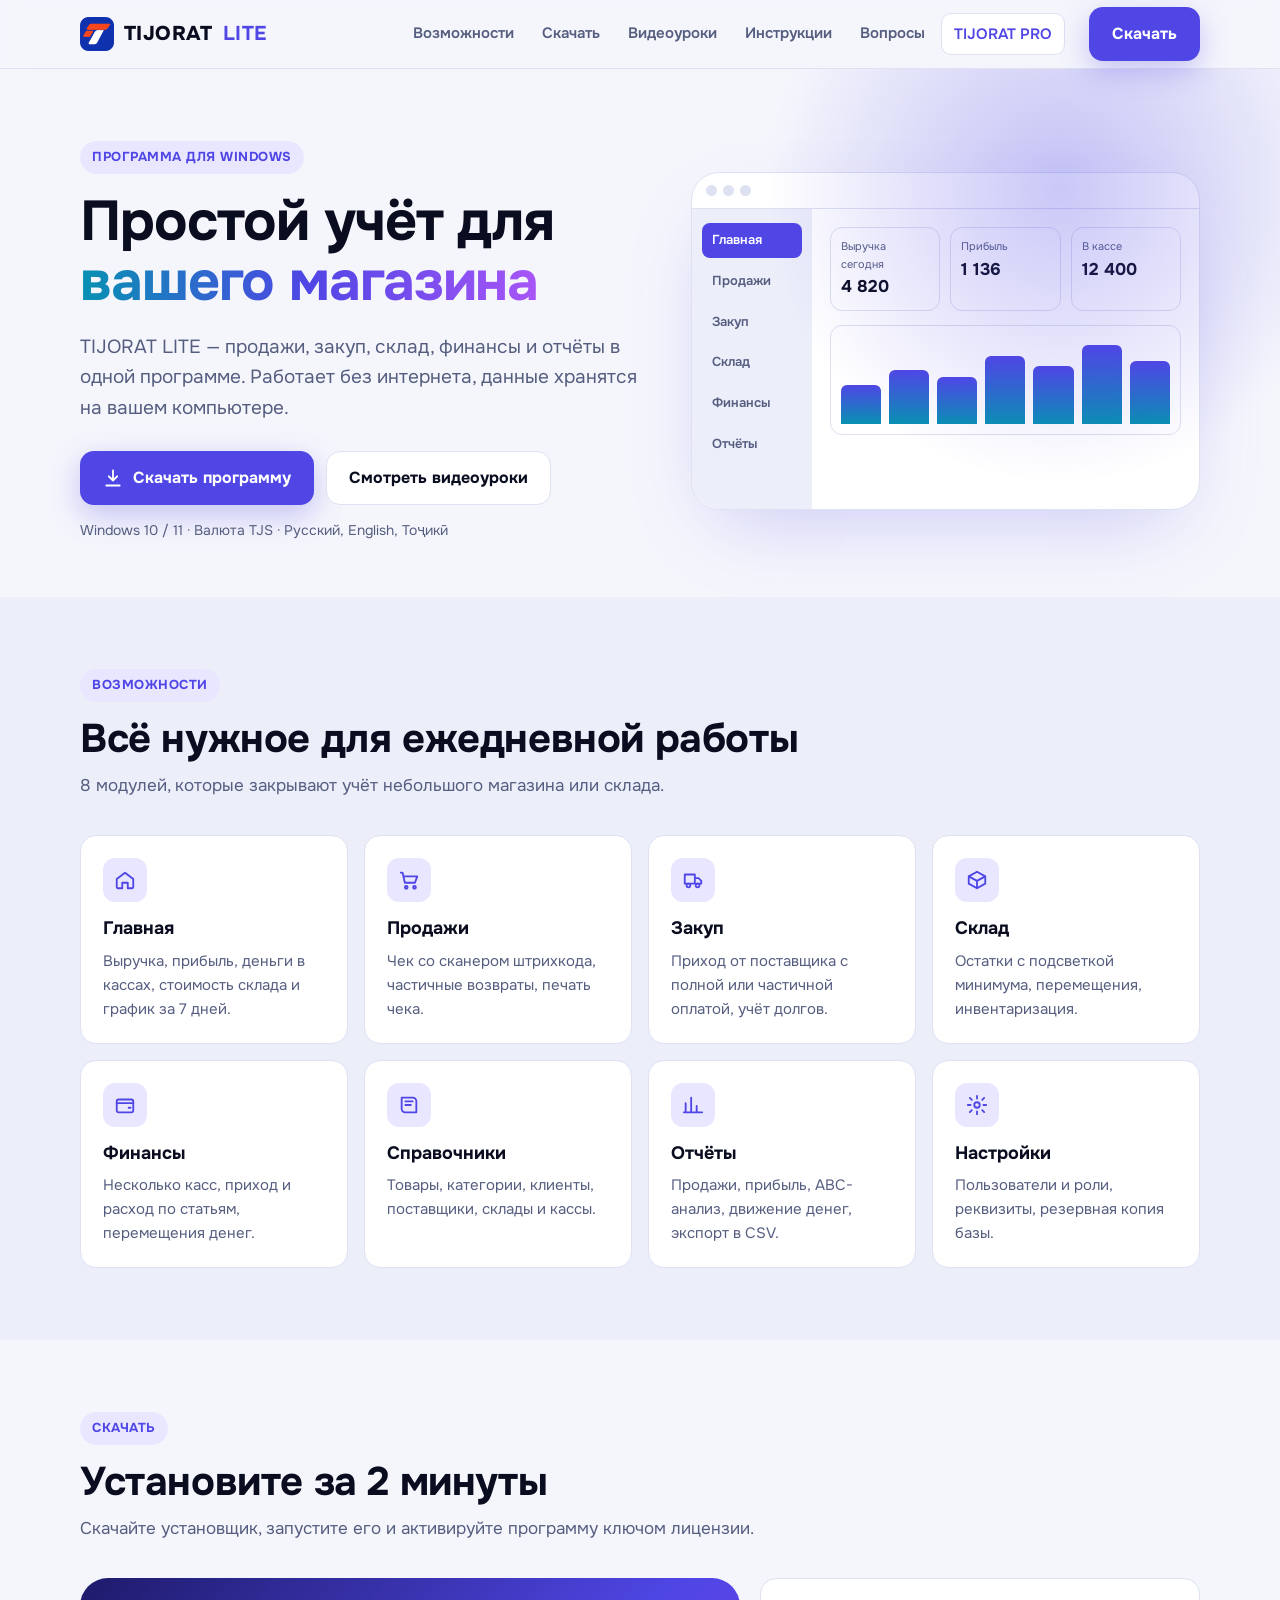
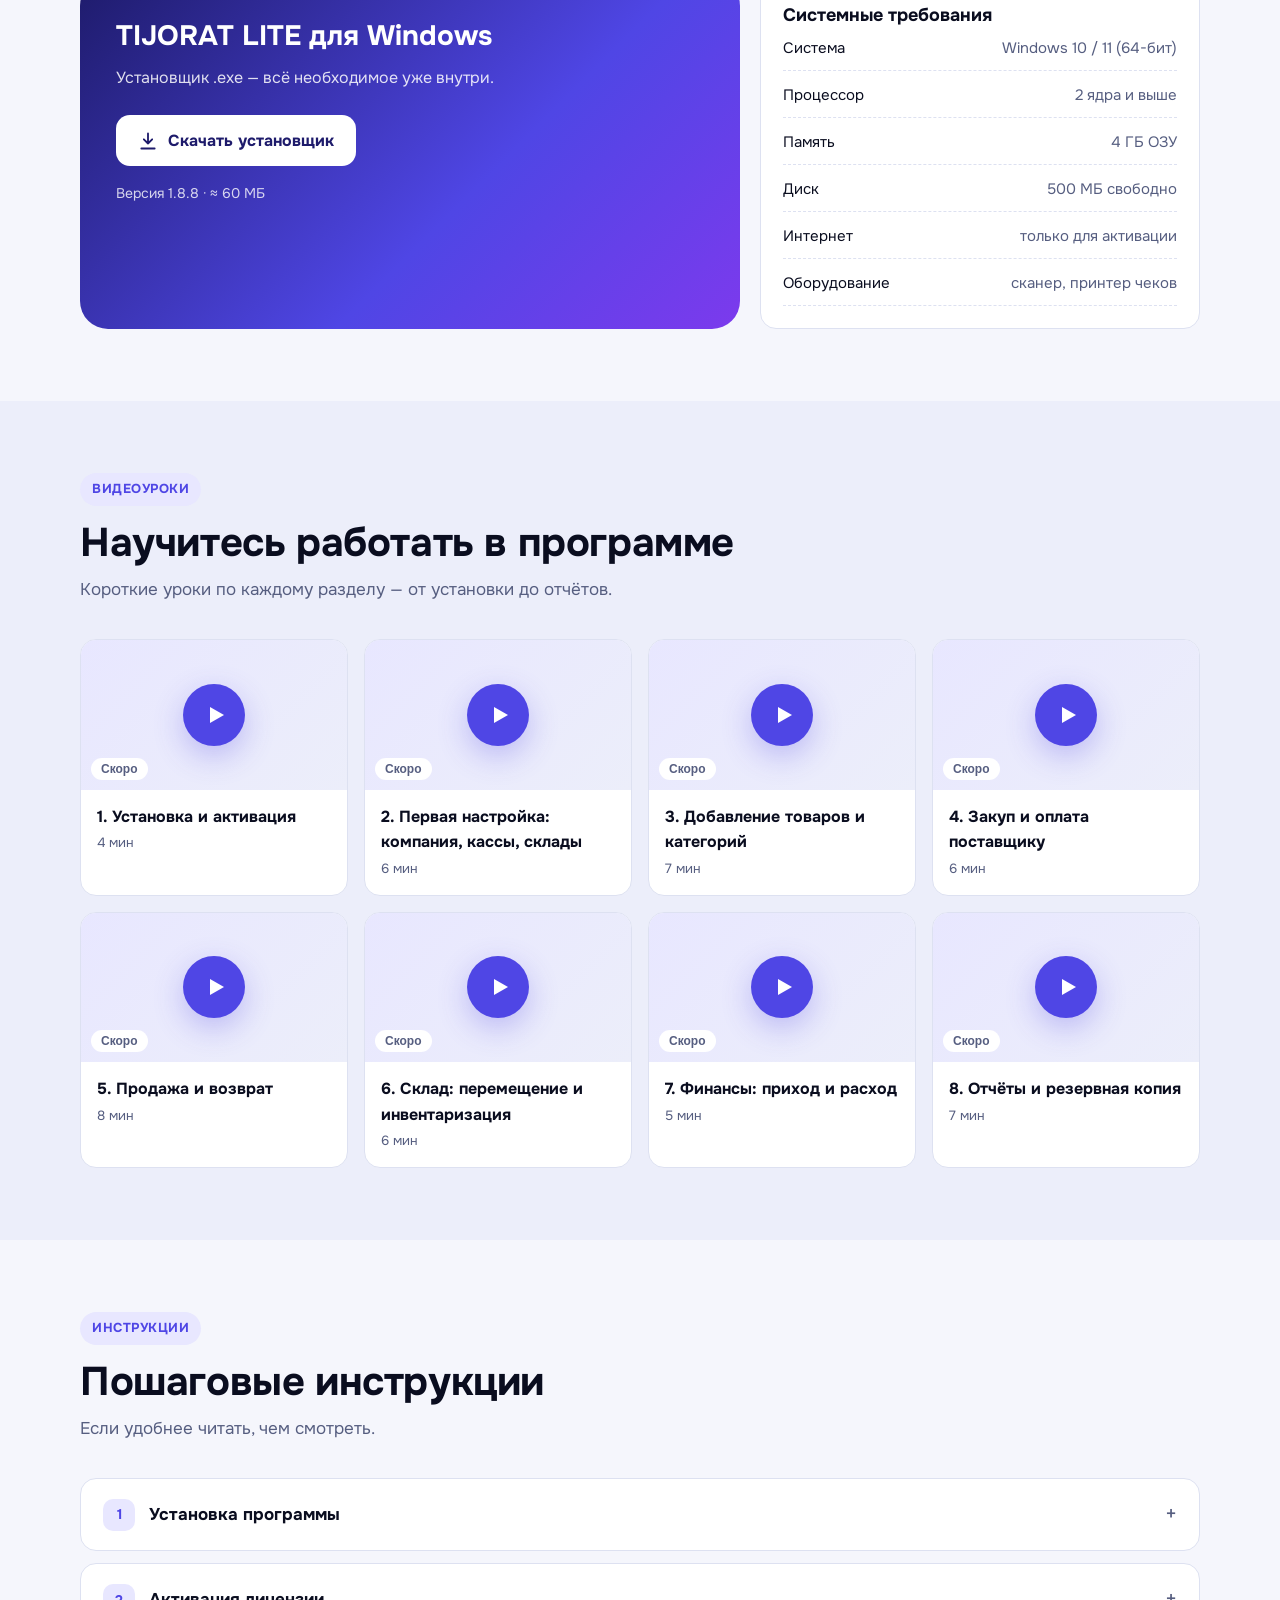
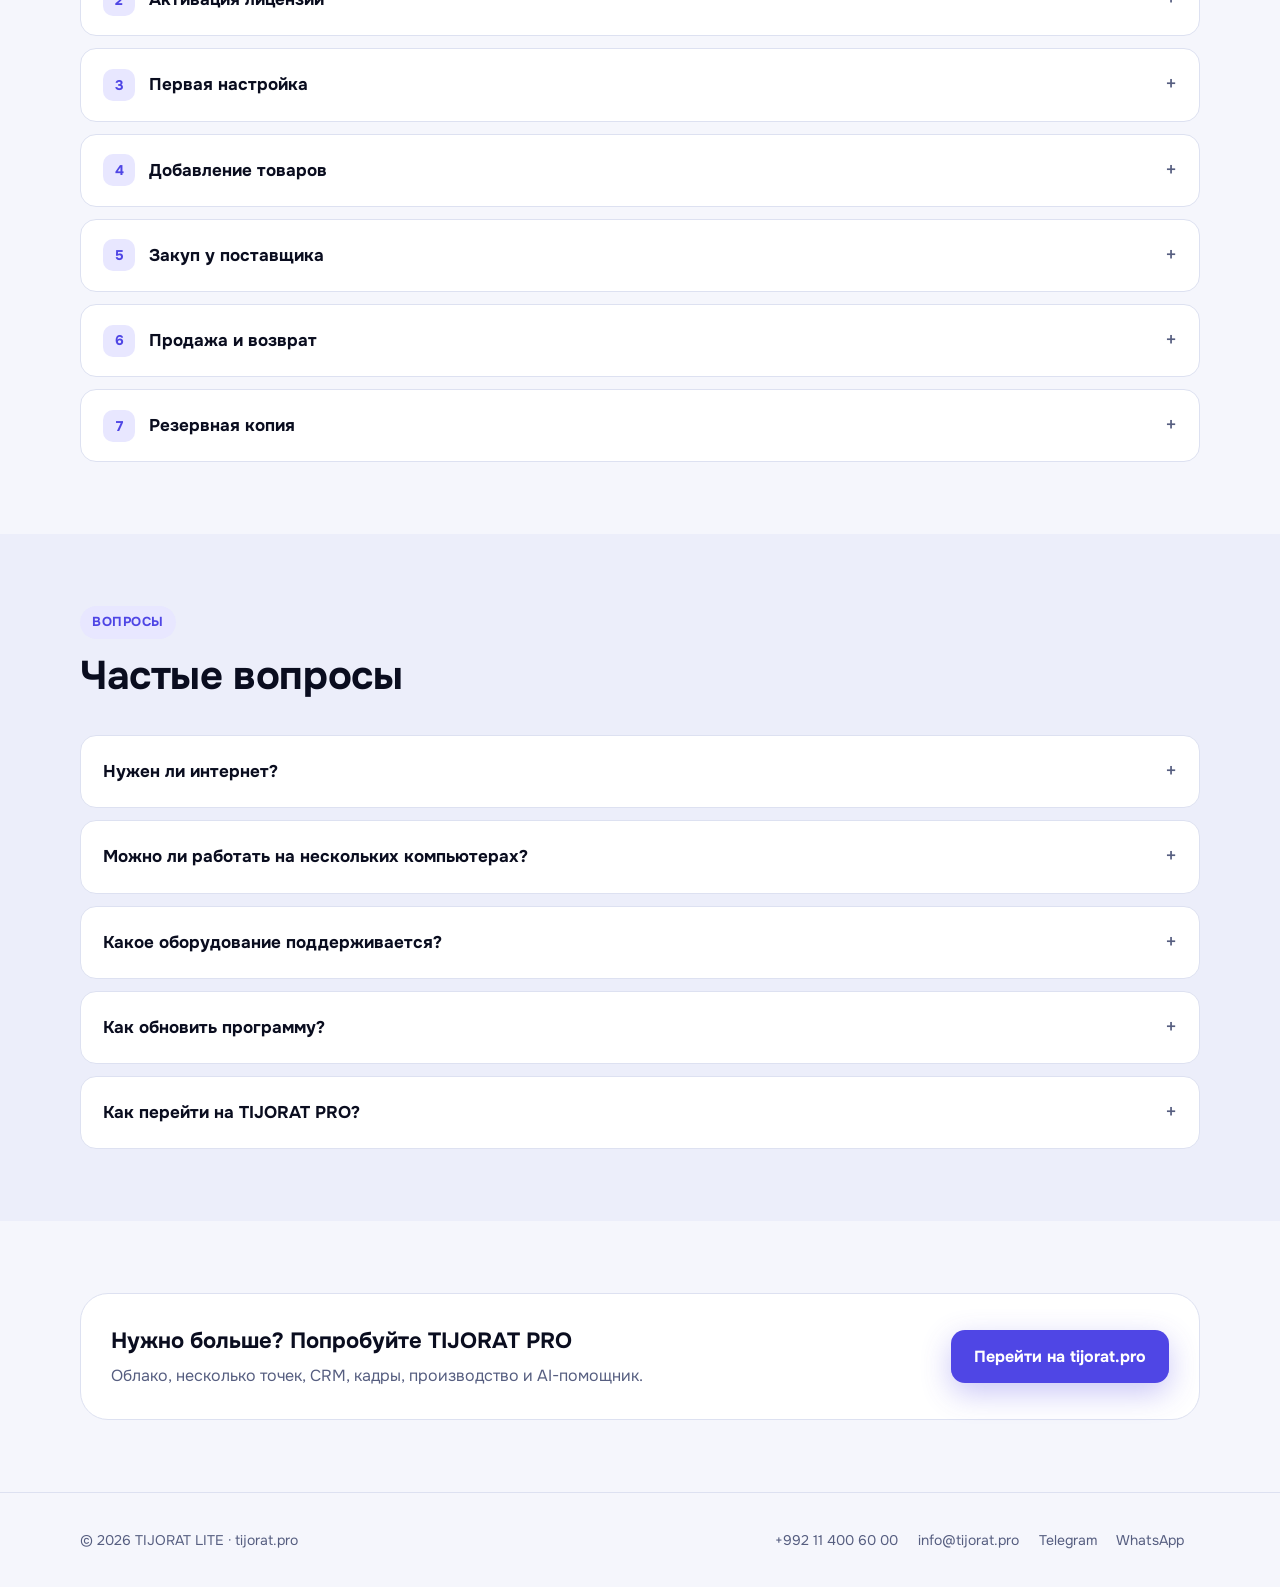
<file: tijorat.lite/site/index.html>
<!doctype html>
<html lang="ru">
<head>
<meta charset="utf-8">
<meta name="viewport" content="width=device-width, initial-scale=1">
<title>TIJORAT LITE — простая программа учёта для магазина</title>
<meta name="description" content="TIJORAT LITE — офлайн-программа для Windows: продажи, закуп, склад, финансы и отчёты. Скачайте бесплатно, смотрите видеоуроки и инструкции.">
<link rel="icon" type="image/png" href="[data-uri]">
<link rel="apple-touch-icon" href="img/logo-mark.png">
<link rel="preconnect" href="https://fonts.googleapis.com">
<link rel="preconnect" href="https://fonts.gstatic.com" crossorigin>
<link href="https://fonts.googleapis.com/css2?family=Onest:wght@400;500;600;700;800&display=swap" rel="stylesheet">
<style>
:root {
  --bg:#f5f6fc; --soft:#eceefa; --card:#fff; --fg:#0a0d1f; --muted:#565e80; --line:#dde1f1;
  --brand:#4f46e5; --brand-ink:#fff; --brand-soft:#e8e7ff; --mint:#0891b2; --violet:#a855f7;
  --sun:#f59e0b; --glow:rgba(79,70,229,.30); --r-lg:28px; --r:16px;
  color-scheme: light;
}
@media (prefers-color-scheme: dark) {
  :root {
    --bg:#080b1c; --soft:#121733; --card:#0f1430; --fg:#eef1ff; --muted:#9aa3c7; --line:#232a4d;
    --brand:#7c74ff; --brand-soft:#1d1f4a; --mint:#22d3ee; --glow:rgba(124,116,255,.35);
    color-scheme: dark;
  }
}
* { box-sizing: border-box; }
html { scroll-behavior: smooth; scroll-padding-top: 80px; }
body { margin:0; background:var(--bg); color:var(--fg); font:16px/1.6 "Onest","Segoe UI",system-ui,sans-serif; }
a { color: var(--brand); }
.wrap { max-width:1160px; margin:0 auto; padding:0 20px; }
.btn { display:inline-flex; align-items:center; gap:10px; padding:13px 22px; border-radius:14px; font-weight:700; text-decoration:none; border:1px solid var(--line); color:var(--fg); background:var(--card); transition:transform .15s, box-shadow .15s; cursor:pointer; font:inherit; font-weight:700; }
.btn:hover { transform:translateY(-1px); }
.btn-brand { background:var(--brand); color:var(--brand-ink); border-color:transparent; box-shadow:0 10px 30px var(--glow); }
.btn svg { width:20px; height:20px; }

/* header */
header { position:sticky; top:0; z-index:50; backdrop-filter:blur(14px); background:color-mix(in srgb, var(--bg) 82%, transparent); border-bottom:1px solid var(--line); }
.bar { display:flex; align-items:center; gap:24px; height:68px; }
.logo { display:flex; align-items:center; gap:10px; font-weight:800; font-size:20px; color:var(--fg); text-decoration:none; letter-spacing:.02em; }
.logo img { width:34px; height:34px; }
.logo b { color:var(--brand); }
.links { display:flex; gap:4px; margin-left:auto; }
.links a { padding:8px 12px; border-radius:10px; color:var(--muted); text-decoration:none; font-weight:600; font-size:15px; }
.links a:hover { color:var(--fg); background:var(--soft); }
.links a.pro { color:var(--brand); }
.burger { display:none; margin-left:auto; background:none; border:1px solid var(--line); border-radius:10px; width:42px; height:42px; color:var(--fg); font-size:20px; cursor:pointer; }
@media (max-width:900px) {
  .links { display:none; position:absolute; top:68px; left:0; right:0; flex-direction:column; background:var(--card); padding:12px 16px; border-bottom:1px solid var(--line); }
  .links.open { display:flex; }
  .links a { padding:14px; font-size:17px; }
  .burger { display:block; }
  .bar .btn-brand { display:none; }
}

/* hero */
.hero { padding:72px 0 56px; position:relative; overflow:hidden; }
.hero::before { content:""; position:absolute; inset:-200px -100px auto auto; width:640px; height:640px; background:radial-gradient(circle, var(--glow), transparent 65%); pointer-events:none; }
.hero-grid { display:grid; grid-template-columns:1.05fr .95fr; gap:48px; align-items:center; }
.tag { display:inline-block; padding:6px 12px; border-radius:999px; background:var(--brand-soft); color:var(--brand); font-weight:700; font-size:13px; letter-spacing:.04em; text-transform:uppercase; }
h1 { font-size:clamp(34px,5vw,56px); line-height:1.08; margin:18px 0; letter-spacing:-.02em; }
h1 span { background:linear-gradient(90deg,var(--mint),var(--brand),var(--violet)); -webkit-background-clip:text; background-clip:text; color:transparent; }
.lead { color:var(--muted); font-size:19px; max-width:560px; }
.cta { display:flex; flex-wrap:wrap; gap:12px; margin:28px 0 14px; }
.meta { color:var(--muted); font-size:14px; }
.mock { background:var(--card); border:1px solid var(--line); border-radius:var(--r-lg); box-shadow:0 30px 80px -30px var(--glow); overflow:hidden; }
.mock-top { display:flex; gap:6px; padding:12px 14px; border-bottom:1px solid var(--line); }
.mock-top i { width:11px; height:11px; border-radius:50%; background:var(--line); }
.mock-body { display:grid; grid-template-columns:120px 1fr; min-height:300px; }
.mock-side { background:var(--soft); padding:14px 10px; display:grid; gap:6px; align-content:start; font-size:13px; font-weight:600; color:var(--muted); }
.mock-side div { padding:7px 10px; border-radius:8px; }
.mock-side .on { background:var(--brand); color:#fff; }
.mock-main { padding:18px; display:grid; gap:14px; align-content:start; }
.kpis { display:grid; grid-template-columns:repeat(3,1fr); gap:10px; }
.kpi { border:1px solid var(--line); border-radius:12px; padding:10px; }
.kpi small { color:var(--muted); font-size:11px; display:block; }
.kpi b { font-size:17px; }
.bars { display:flex; align-items:flex-end; gap:8px; height:110px; padding:10px; border:1px solid var(--line); border-radius:12px; }
.bars span { flex:1; border-radius:6px 6px 0 0; background:linear-gradient(var(--brand),var(--mint)); }
@media (max-width:900px) { .hero-grid { grid-template-columns:1fr; } .hero { padding-top:44px; } }

/* sections */
section { padding:72px 0; }
.alt { background:var(--soft); }
.head { max-width:720px; margin-bottom:36px; }
h2 { font-size:clamp(28px,3.6vw,40px); line-height:1.15; margin:14px 0 10px; letter-spacing:-.01em; }
.head p { color:var(--muted); margin:0; font-size:17px; }
.grid { display:grid; gap:16px; grid-template-columns:repeat(auto-fill,minmax(250px,1fr)); }
.card { background:var(--card); border:1px solid var(--line); border-radius:var(--r); padding:22px; }
.card h3 { margin:12px 0 6px; font-size:18px; }
.card p { margin:0; color:var(--muted); font-size:15px; }
.ico { width:44px; height:44px; border-radius:12px; display:grid; place-items:center; background:var(--brand-soft); color:var(--brand); }
.ico svg { width:22px; height:22px; }

/* download */
.dl { display:grid; grid-template-columns:1.2fr .8fr; gap:20px; }
.dl-main { background:linear-gradient(135deg,#1e1b6b,var(--brand) 60%,#7c3aed); color:#fff; border-radius:var(--r-lg); padding:36px; position:relative; overflow:hidden; }
.dl-main h3 { font-size:28px; margin:0 0 6px; }
.dl-main p { opacity:.85; margin:0 0 24px; }
.dl-main .btn { background:#fff; color:#1e1b6b; border:0; }
.dl-main .ver { margin-top:16px; font-size:14px; opacity:.8; }
.req { list-style:none; padding:0; margin:0; display:grid; gap:12px; }
.req li { display:flex; justify-content:space-between; gap:12px; border-bottom:1px dashed var(--line); padding-bottom:10px; font-size:15px; }
.req li span { color:var(--muted); }
@media (max-width:800px) { .dl { grid-template-columns:1fr; } .dl-main { padding:26px; } }

/* videos */
.video { background:var(--card); border:1px solid var(--line); border-radius:var(--r); overflow:hidden; }
.thumb { aspect-ratio:16/9; position:relative; background:linear-gradient(135deg,var(--brand-soft),var(--soft)); display:grid; place-items:center; cursor:pointer; border:0; width:100%; padding:0; }
.thumb img { position:absolute; inset:0; width:100%; height:100%; object-fit:cover; }
.thumb .play { position:relative; width:62px; height:62px; border-radius:50%; background:var(--brand); display:grid; place-items:center; box-shadow:0 10px 30px var(--glow); }
.thumb .play svg { width:24px; height:24px; fill:#fff; margin-left:4px; }
.thumb .soon { position:absolute; bottom:10px; left:10px; background:var(--card); color:var(--muted); font-size:12px; font-weight:700; padding:4px 10px; border-radius:999px; }
.video iframe { width:100%; aspect-ratio:16/9; border:0; display:block; }
.video .vt { padding:14px 16px; }
.video .vt b { display:block; }
.video .vt small { color:var(--muted); }

/* guides */
.guides { display:grid; gap:12px; }
details { background:var(--card); border:1px solid var(--line); border-radius:var(--r); padding:0 22px; }
summary { cursor:pointer; list-style:none; padding:18px 0; font-weight:700; font-size:17px; display:flex; gap:14px; align-items:center; }
summary::-webkit-details-marker { display:none; }
summary .n { flex:none; width:32px; height:32px; border-radius:10px; background:var(--brand-soft); color:var(--brand); display:grid; place-items:center; font-size:14px; }
summary::after { content:"+"; margin-left:auto; color:var(--muted); font-size:22px; font-weight:400; }
details[open] summary::after { content:"−"; }
details ol, details ul { margin:0 0 20px; padding-left:22px; color:var(--muted); }
details li { margin:6px 0; }
details li b { color:var(--fg); }

/* pro banner */
.pro { display:flex; flex-wrap:wrap; gap:20px; align-items:center; justify-content:space-between; border:1px solid var(--line); background:var(--card); border-radius:var(--r-lg); padding:30px; }
.pro h3 { margin:0 0 4px; font-size:22px; }
.pro p { margin:0; color:var(--muted); }

footer { border-top:1px solid var(--line); padding:36px 0; color:var(--muted); font-size:14px; }
.f { display:flex; flex-wrap:wrap; gap:20px; justify-content:space-between; align-items:center; }
.f a { color:var(--muted); text-decoration:none; margin-right:16px; }
.f a:hover { color:var(--fg); }
</style>
</head>
<body>

<header>
  <div class="wrap bar">
    <a class="logo" href="#top"><img src="img/logo-mark.png" alt="">TIJORAT <b>LITE</b></a>
    <nav class="links" id="nav">
      <a href="#features">Возможности</a>
      <a href="#download">Скачать</a>
      <a href="#videos">Видеоуроки</a>
      <a href="#guides">Инструкции</a>
      <a href="#faq">Вопросы</a>
      <a class="pro" href="https://tijorat.pro" target="_blank" rel="noopener">TIJORAT PRO</a>
    </nav>
    <a class="btn btn-brand" href="#download">Скачать</a>
    <button class="burger" id="burger" aria-label="Меню">☰</button>
  </div>
</header>

<main id="top">
<!-- HERO -->
<div class="hero">
  <div class="wrap hero-grid">
    <div>
      <span class="tag">Программа для Windows</span>
      <h1>Простой учёт для <span>вашего магазина</span></h1>
      <p class="lead">TIJORAT LITE — продажи, закуп, склад, финансы и отчёты в одной программе. Работает без интернета, данные хранятся на вашем компьютере.</p>
      <div class="cta">
        <a class="btn btn-brand" href="#download"><svg viewBox="0 0 24 24" fill="none" stroke="currentColor" stroke-width="2.2" stroke-linecap="round" stroke-linejoin="round"><path d="M12 3v12m0 0-5-5m5 5 5-5M4 21h16"/></svg>Скачать программу</a>
        <a class="btn" href="#videos">Смотреть видеоуроки</a>
      </div>
      <div class="meta">Windows 10 / 11 · Валюта TJS · Русский, English, Тоҷикӣ</div>
    </div>
    <div class="mock" aria-hidden="true">
      <div class="mock-top"><i></i><i></i><i></i></div>
      <div class="mock-body">
        <div class="mock-side"><div class="on">Главная</div><div>Продажи</div><div>Закуп</div><div>Склад</div><div>Финансы</div><div>Отчёты</div></div>
        <div class="mock-main">
          <div class="kpis">
            <div class="kpi"><small>Выручка сегодня</small><b>4 820</b></div>
            <div class="kpi"><small>Прибыль</small><b>1 136</b></div>
            <div class="kpi"><small>В кассе</small><b>12 400</b></div>
          </div>
          <div class="bars"><span style="height:45%"></span><span style="height:62%"></span><span style="height:54%"></span><span style="height:78%"></span><span style="height:66%"></span><span style="height:90%"></span><span style="height:72%"></span></div>
        </div>
      </div>
    </div>
  </div>
</div>

<!-- FEATURES -->
<section id="features" class="alt">
  <div class="wrap">
    <div class="head"><span class="tag">Возможности</span><h2>Всё нужное для ежедневной работы</h2><p>8 модулей, которые закрывают учёт небольшого магазина или склада.</p></div>
    <div class="grid" id="feat"></div>
  </div>
</section>

<!-- DOWNLOAD -->
<section id="download">
  <div class="wrap">
    <div class="head"><span class="tag">Скачать</span><h2>Установите за 2 минуты</h2><p>Скачайте установщик, запустите его и активируйте программу ключом лицензии.</p></div>
    <div class="dl">
      <div class="dl-main">
        <h3>TIJORAT LITE для Windows</h3>
        <p>Установщик .exe — всё необходимое уже внутри.</p>
        <a class="btn" id="dl-link" href="downloads/TijoratLite-Setup.exe" download><svg viewBox="0 0 24 24" fill="none" stroke="currentColor" stroke-width="2.2" stroke-linecap="round" stroke-linejoin="round"><path d="M12 3v12m0 0-5-5m5 5 5-5M4 21h16"/></svg>Скачать установщик</a>
        <div class="ver" id="dl-ver"></div>
      </div>
      <div class="card">
        <h3 style="margin-top:0">Системные требования</h3>
        <ul class="req">
          <li>Система <span>Windows 10 / 11 (64-бит)</span></li>
          <li>Процессор <span>2 ядра и выше</span></li>
          <li>Память <span>4 ГБ ОЗУ</span></li>
          <li>Диск <span>500 МБ свободно</span></li>
          <li>Интернет <span>только для активации</span></li>
          <li>Оборудование <span>сканер, принтер чеков</span></li>
        </ul>
      </div>
    </div>
  </div>
</section>

<!-- VIDEOS -->
<section id="videos" class="alt">
  <div class="wrap">
    <div class="head"><span class="tag">Видеоуроки</span><h2>Научитесь работать в программе</h2><p>Короткие уроки по каждому разделу — от установки до отчётов.</p></div>
    <div class="grid" id="vids"></div>
  </div>
</section>

<!-- GUIDES -->
<section id="guides">
  <div class="wrap">
    <div class="head"><span class="tag">Инструкции</span><h2>Пошаговые инструкции</h2><p>Если удобнее читать, чем смотреть.</p></div>
    <div class="guides" id="guide-list"></div>
  </div>
</section>

<!-- FAQ -->
<section id="faq" class="alt">
  <div class="wrap">
    <div class="head"><span class="tag">Вопросы</span><h2>Частые вопросы</h2></div>
    <div class="guides" id="faq-list"></div>
  </div>
</section>

<section>
  <div class="wrap">
    <div class="pro">
      <div><h3>Нужно больше? Попробуйте TIJORAT PRO</h3><p>Облако, несколько точек, CRM, кадры, производство и AI-помощник.</p></div>
      <a class="btn btn-brand" href="https://tijorat.pro" target="_blank" rel="noopener">Перейти на tijorat.pro</a>
    </div>
  </div>
</section>
</main>

<footer>
  <div class="wrap f">
    <div>© <span id="year"></span> TIJORAT LITE · <a href="https://tijorat.pro" target="_blank" rel="noopener">tijorat.pro</a></div>
    <div>
      <a href="tel:+992114006000">+992 11 400 60 00</a>
      <a href="mailto:info@tijorat.pro">info@tijorat.pro</a>
      <a href="https://t.me/tijorat_pro" target="_blank" rel="noopener">Telegram</a>
      <a href="https://wa.me/992114006000" target="_blank" rel="noopener">WhatsApp</a>
    </div>
  </div>
</footer>

<script>
/* ===================== НАСТРОЙКИ — меняйте здесь ===================== */
const CONFIG = {
  version: "1.8.8",
  // Файл установщика положите в папку downloads/ (или укажите полную ссылку)
  downloadUrl: "downloads/TijoratLite-Setup-1.8.8.exe",
  downloadSize: "≈ 60 МБ",
  // Видеоуроки: youtube — ID ролика (часть после v=). Пустой ID = «Скоро».
  videos: [
    { title: "Установка и активация", time: "4 мин", youtube: "" },
    { title: "Первая настройка: компания, кассы, склады", time: "6 мин", youtube: "" },
    { title: "Добавление товаров и категорий", time: "7 мин", youtube: "" },
    { title: "Закуп и оплата поставщику", time: "6 мин", youtube: "" },
    { title: "Продажа и возврат", time: "8 мин", youtube: "" },
    { title: "Склад: перемещение и инвентаризация", time: "6 мин", youtube: "" },
    { title: "Финансы: приход и расход", time: "5 мин", youtube: "" },
    { title: "Отчёты и резервная копия", time: "7 мин", youtube: "" }
  ]
};
/* ===================================================================== */

const I = {
  home:'<path d="M3 11 12 4l9 7v9a1 1 0 0 1-1 1h-5v-6H9v6H4a1 1 0 0 1-1-1z"/>',
  cart:'<circle cx="9" cy="20" r="1.5"/><circle cx="18" cy="20" r="1.5"/><path d="M3 4h2l2.5 11h11L21 8H6.5"/>',
  truck:'<path d="M3 6h11v10H3zM14 10h4l3 3v3h-7"/><circle cx="7" cy="18" r="2"/><circle cx="17" cy="18" r="2"/>',
  box:'<path d="M21 8 12 3 3 8v8l9 5 9-5zM3 8l9 5 9-5M12 13v8"/>',
  wallet:'<rect x="3" y="6" width="18" height="14" rx="2"/><path d="M3 10h18M16 15h2"/>',
  book:'<path d="M4 4h12a4 4 0 0 1 4 4v12H8a4 4 0 0 1-4-4z"/><path d="M8 8h8M8 12h6"/>',
  chart:'<path d="M4 20V10M10 20V4M16 20v-7M22 20H2"/>',
  gear:'<circle cx="12" cy="12" r="3"/><path d="M12 2v3M12 19v3M4.2 4.2l2.1 2.1M17.7 17.7l2.1 2.1M2 12h3M19 12h3M4.2 19.8l2.1-2.1M17.7 6.3l2.1-2.1"/>'
};
const svg = p => `<svg viewBox="0 0 24 24" fill="none" stroke="currentColor" stroke-width="2" stroke-linecap="round" stroke-linejoin="round">${p}</svg>`;

const FEATURES = [
  ["home","Главная","Выручка, прибыль, деньги в кассах, стоимость склада и график за 7 дней."],
  ["cart","Продажи","Чек со сканером штрихкода, частичные возвраты, печать чека."],
  ["truck","Закуп","Приход от поставщика с полной или частичной оплатой, учёт долгов."],
  ["box","Склад","Остатки с подсветкой минимума, перемещения, инвентаризация."],
  ["wallet","Финансы","Несколько касс, приход и расход по статьям, перемещения денег."],
  ["book","Справочники","Товары, категории, клиенты, поставщики, склады и кассы."],
  ["chart","Отчёты","Продажи, прибыль, ABC-анализ, движение денег, экспорт в CSV."],
  ["gear","Настройки","Пользователи и роли, реквизиты, резервная копия базы."]
];

const GUIDES = [
  ["Установка программы", `<ol>
    <li>Скачайте установщик в разделе <a href="#download">«Скачать»</a>.</li>
    <li>Запустите файл <b>TijoratLite-Setup.exe</b>. Если Windows покажет предупреждение — нажмите <b>«Подробнее» → «Выполнить в любом случае»</b>.</li>
    <li>Следуйте шагам мастера установки и нажмите <b>«Готово»</b>.</li>
    <li>Ярлык <b>TIJORAT LITE</b> появится на рабочем столе.</li></ol>`],
  ["Активация лицензии", `<ol>
    <li>При первом запуске откроется окно активации.</li>
    <li>Введите <b>ключ лицензии</b>, полученный от менеджера, и нажмите <b>«Активировать»</b>.</li>
    <li>Для активации нужен интернет. После неё программа работает офлайн.</li>
    <li>Ключа нет? Напишите нам в <a href="https://t.me/tijorat_pro" target="_blank" rel="noopener">Telegram</a>.</li></ol>`],
  ["Первая настройка", `<ol>
    <li>Откройте <b>Настройки</b> и заполните реквизиты компании.</li>
    <li>В <b>Справочниках</b> создайте склады и кассы (наличные, карта).</li>
    <li>Добавьте пользователей и назначьте роли: администратор, кассир.</li>
    <li>Выберите метод себестоимости: <b>FIFO</b> или <b>средневзвешенная</b>.</li></ol>`],
  ["Добавление товаров", `<ol>
    <li><b>Справочники → Товары → Добавить</b>.</li>
    <li>Укажите название, категорию, единицу, штрихкод и цену продажи.</li>
    <li>Задайте <b>минимальный остаток</b> — программа подсветит товар, когда он заканчивается.</li>
    <li>Остатки появятся после первого закупа.</li></ol>`],
  ["Закуп у поставщика", `<ol>
    <li><b>Закуп → Новый приход</b>, выберите поставщика и склад.</li>
    <li>Добавьте товары, количество и цену закупки.</li>
    <li>Укажите сумму оплаты: полную, частичную или 0 — остаток станет долгом.</li>
    <li>Нажмите <b>«Провести»</b>. Долг погашается в разделе «Долги по поставщикам».</li></ol>`],
  ["Продажа и возврат", `<ol>
    <li><b>Продажи</b>: сканируйте штрихкод или ищите товар по названию/артикулу.</li>
    <li>Нажмите <b>«Оплатить»</b>, выберите кассу (наличные / карта) или продажу в долг.</li>
    <li>Для возврата откройте историю продаж, выберите чек и отметьте возвращаемые позиции.</li></ol>`],
  ["Резервная копия", `<ul>
    <li><b>Настройки → Резервная копия → Создать копию</b>.</li>
    <li>Храните копию на флешке или в облаке — так данные не потеряются.</li>
    <li>Восстановление выполняется там же кнопкой <b>«Восстановить»</b>.</li></ul>`]
];

const FAQ = [
  ["Нужен ли интернет?", "Только для активации лицензии. Вся работа идёт офлайн, данные хранятся на вашем компьютере."],
  ["Можно ли работать на нескольких компьютерах?", "Каждая установка активируется своим ключом и хранит свою базу. Для нескольких точек с общей базой подойдёт TIJORAT PRO."],
  ["Какое оборудование поддерживается?", "Сканеры штрихкода (USB, как клавиатура) и принтеры чеков, установленные в Windows."],
  ["Как обновить программу?", "Скачайте новую версию с этого сайта и установите поверх старой — данные сохранятся."],
  ["Как перейти на TIJORAT PRO?", `Оставьте заявку на <a href="https://tijorat.pro" target="_blank" rel="noopener">tijorat.pro</a> — поможем перенести данные.`]
];

const $ = id => document.getElementById(id);
$("feat").innerHTML = FEATURES.map(([i,t,d]) => `<div class="card"><div class="ico">${svg(I[i])}</div><h3>${t}</h3><p>${d}</p></div>`).join("");

$("dl-link").href = CONFIG.downloadUrl;
$("dl-ver").textContent = `Версия ${CONFIG.version} · ${CONFIG.downloadSize}`;

$("vids").innerHTML = CONFIG.videos.map((v, n) => `
  <div class="video">
    <button class="thumb" data-yt="${v.youtube}" aria-label="${v.title}">
      ${v.youtube ? `<img loading="lazy" src="https://i.ytimg.com/vi/${v.youtube}/hqdefault.jpg" alt="">` : `<span class="soon">Скоро</span>`}
      <span class="play"><svg viewBox="0 0 24 24"><path d="M6 4l14 8-14 8z"/></svg></span>
    </button>
    <div class="vt"><b>${n + 1}. ${v.title}</b><small>${v.time}</small></div>
  </div>`).join("");
$("vids").addEventListener("click", e => {
  const b = e.target.closest(".thumb"); if (!b || !b.dataset.yt) return;
  const f = document.createElement("iframe");
  f.src = `https://www.youtube-nocookie.com/embed/${b.dataset.yt}?autoplay=1&rel=0`;
  f.allow = "autoplay; encrypted-media; picture-in-picture"; f.allowFullscreen = true;
  b.replaceWith(f);
});

const acc = (list, num) => list.map(([t, b], i) =>
  `<details><summary>${num ? `<span class="n">${i + 1}</span>` : ""}${t}</summary>${num ? b : `<p style="margin:0 0 20px;color:var(--muted)">${b}</p>`}</details>`).join("");
$("guide-list").innerHTML = acc(GUIDES, true);
$("faq-list").innerHTML = acc(FAQ, false);

$("year").textContent = new Date().getFullYear();
$("burger").onclick = () => $("nav").classList.toggle("open");
$("nav").addEventListener("click", e => { if (e.target.tagName === "A") $("nav").classList.remove("open"); });
</script>
</body>
</html>
</file>
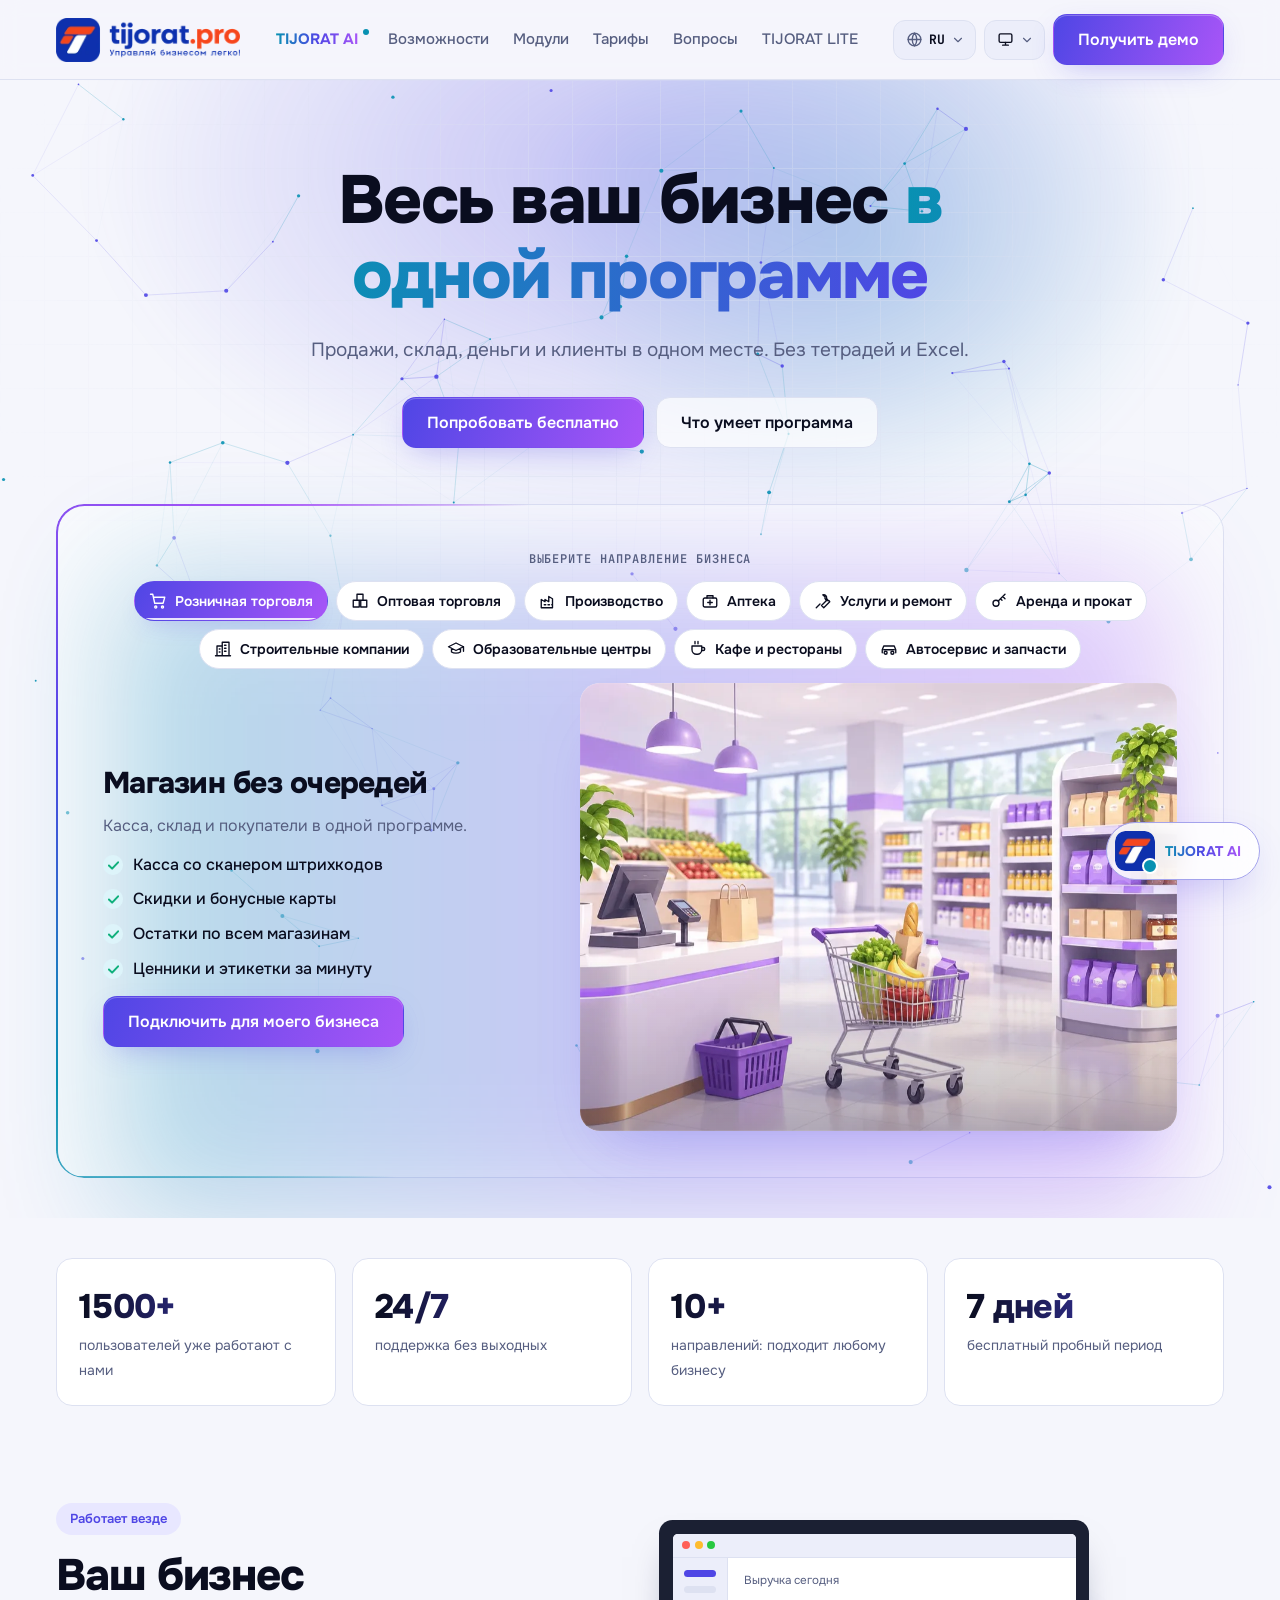
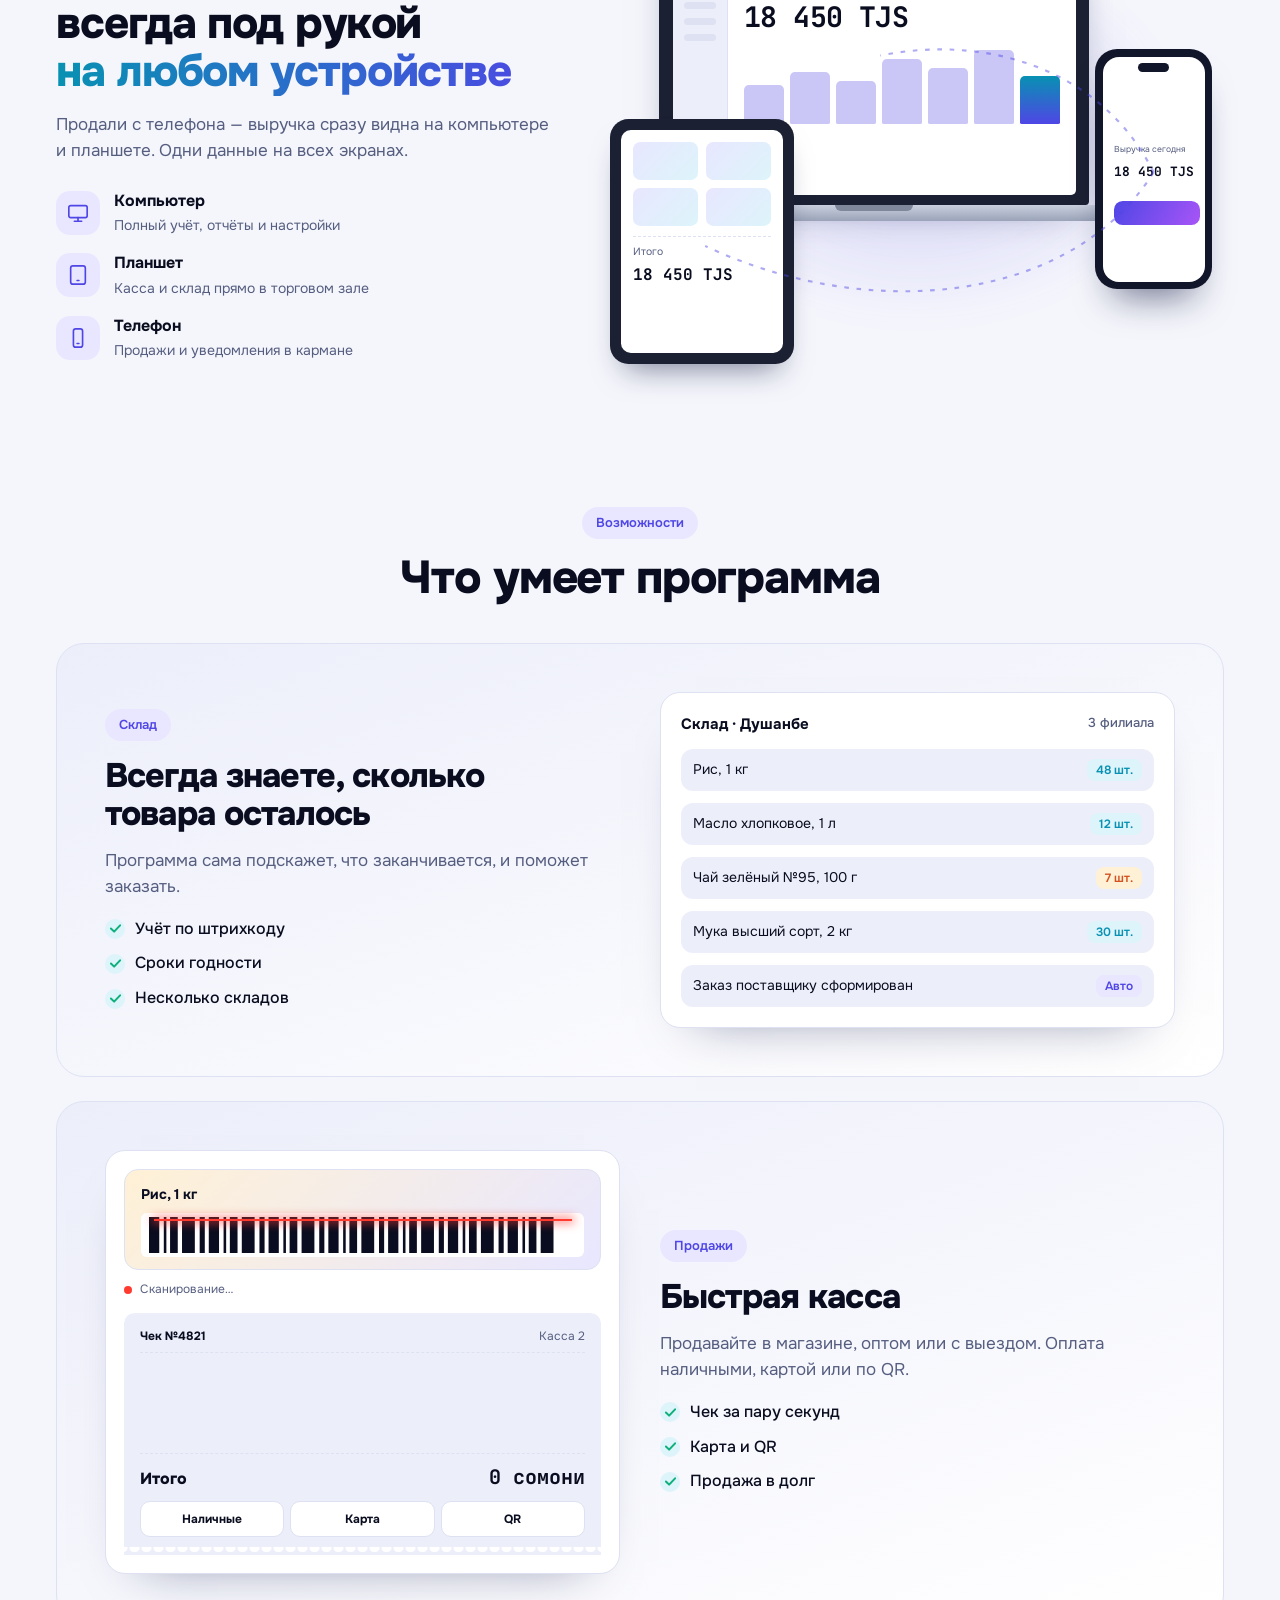
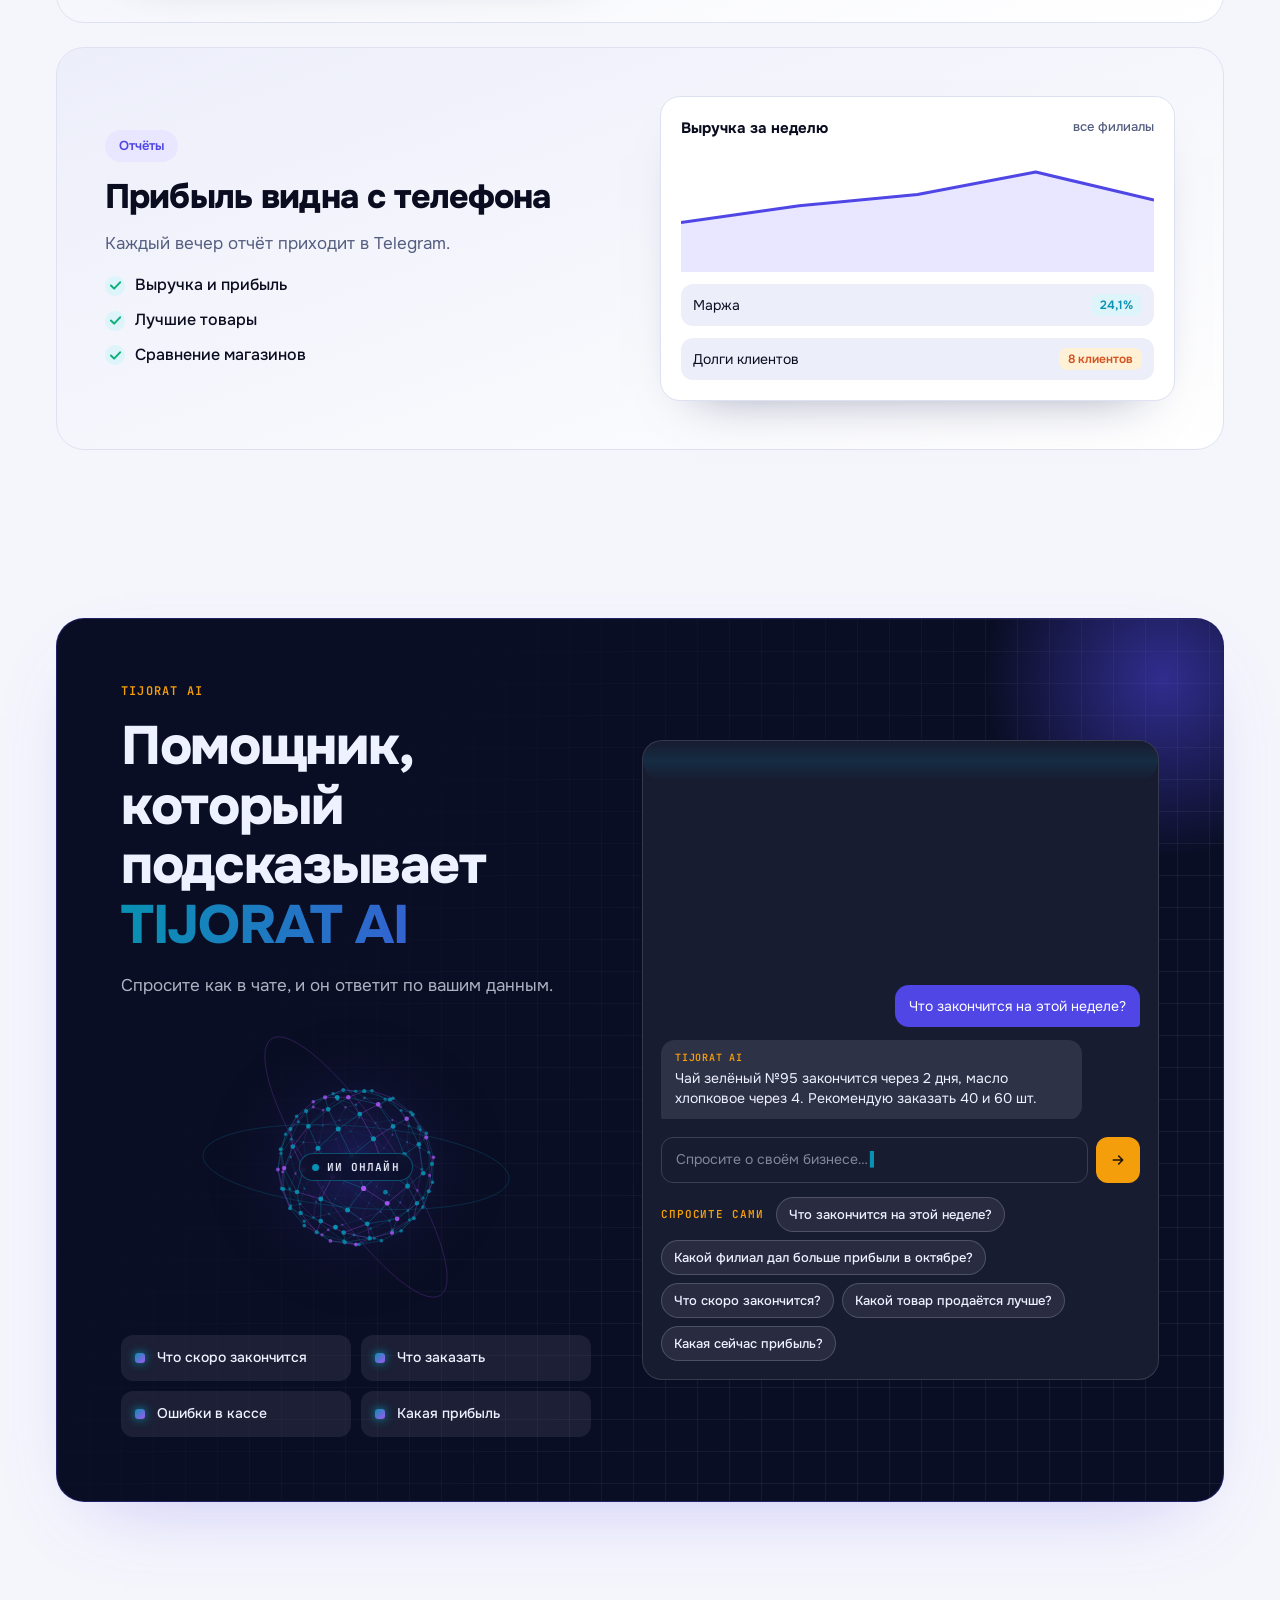
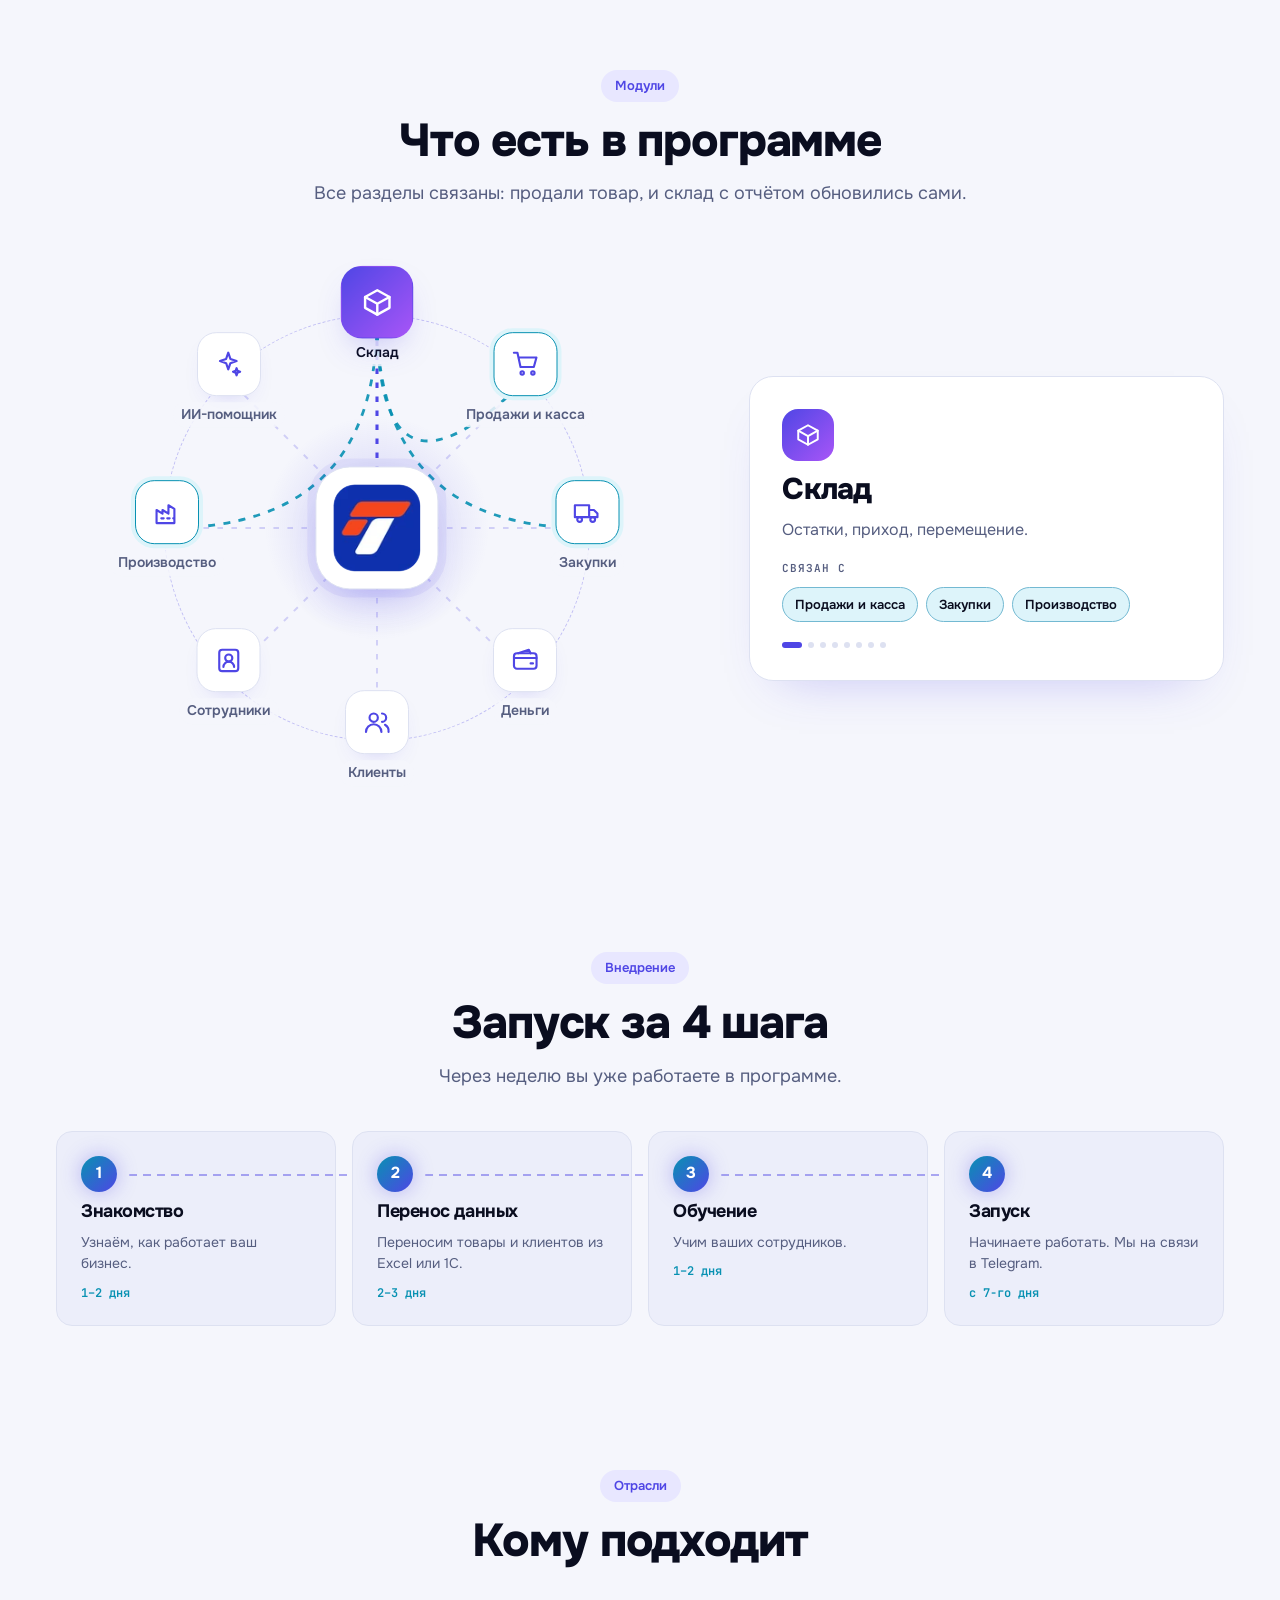
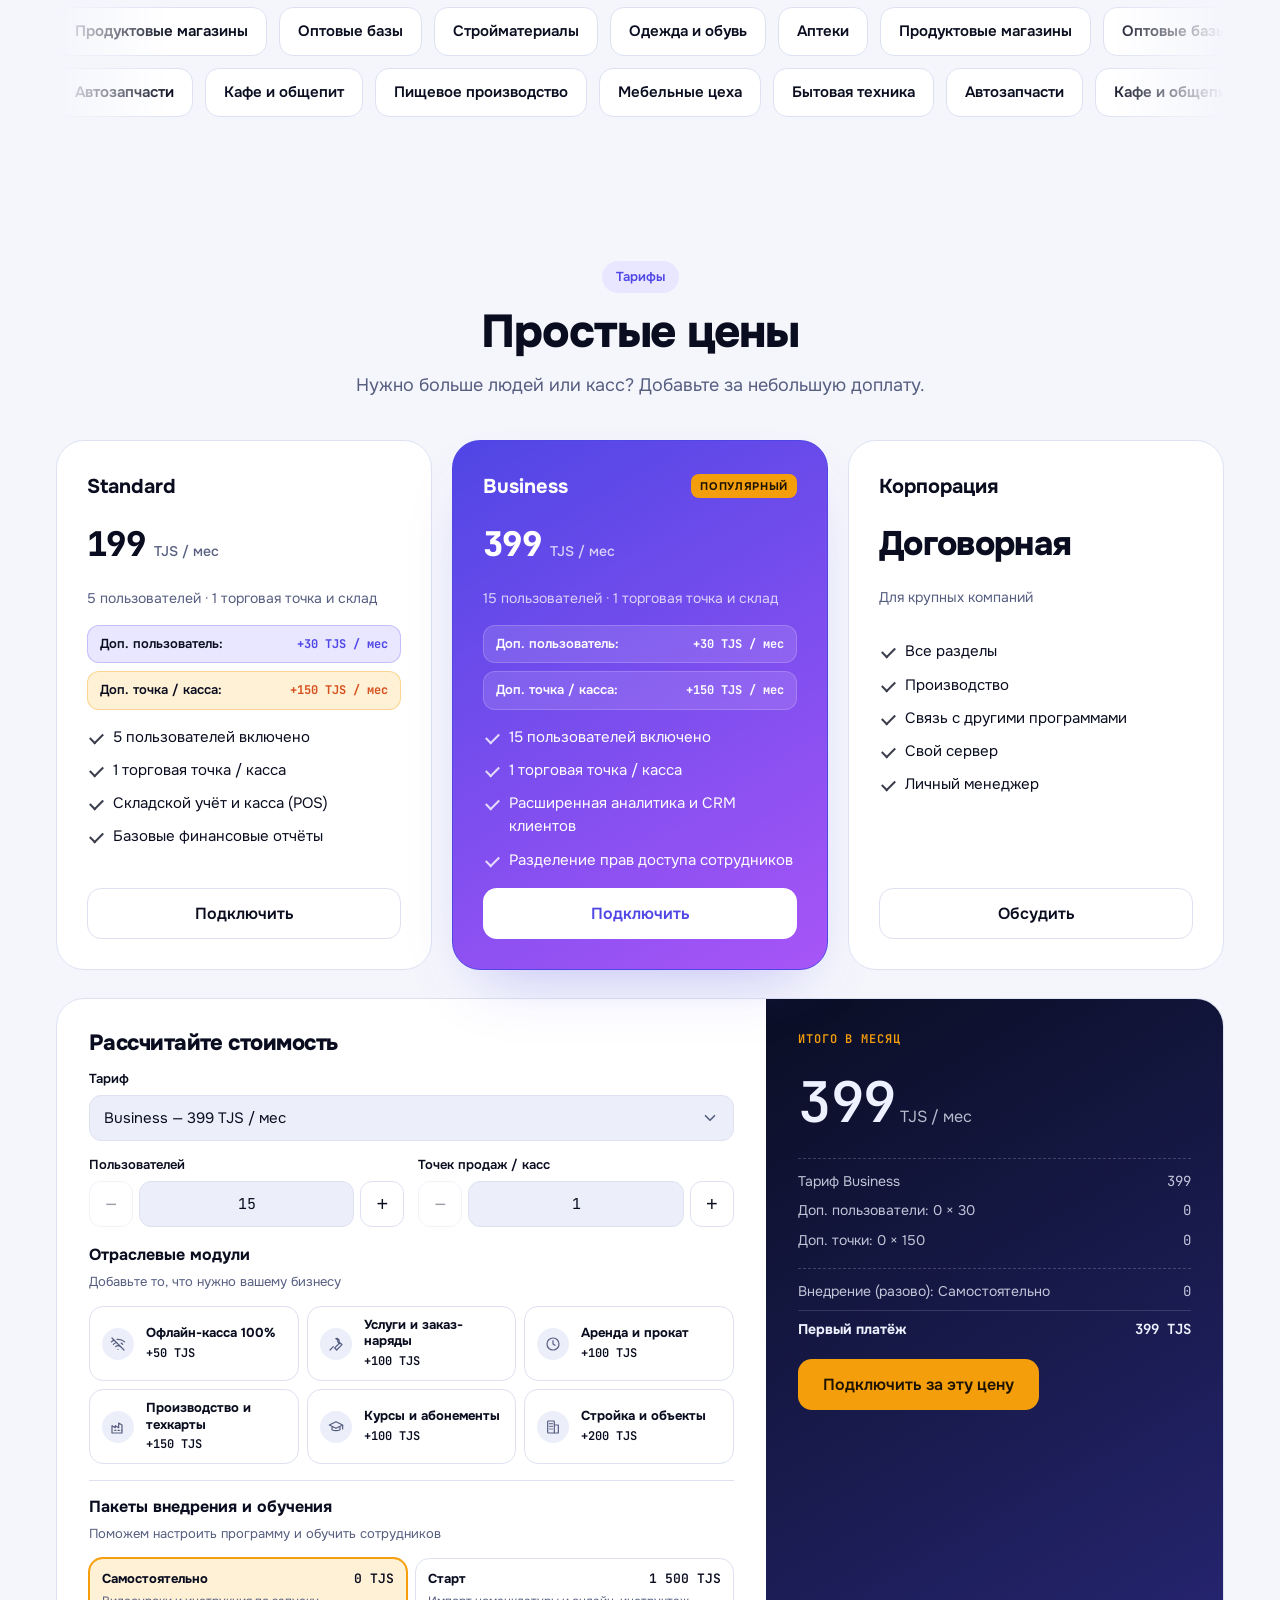
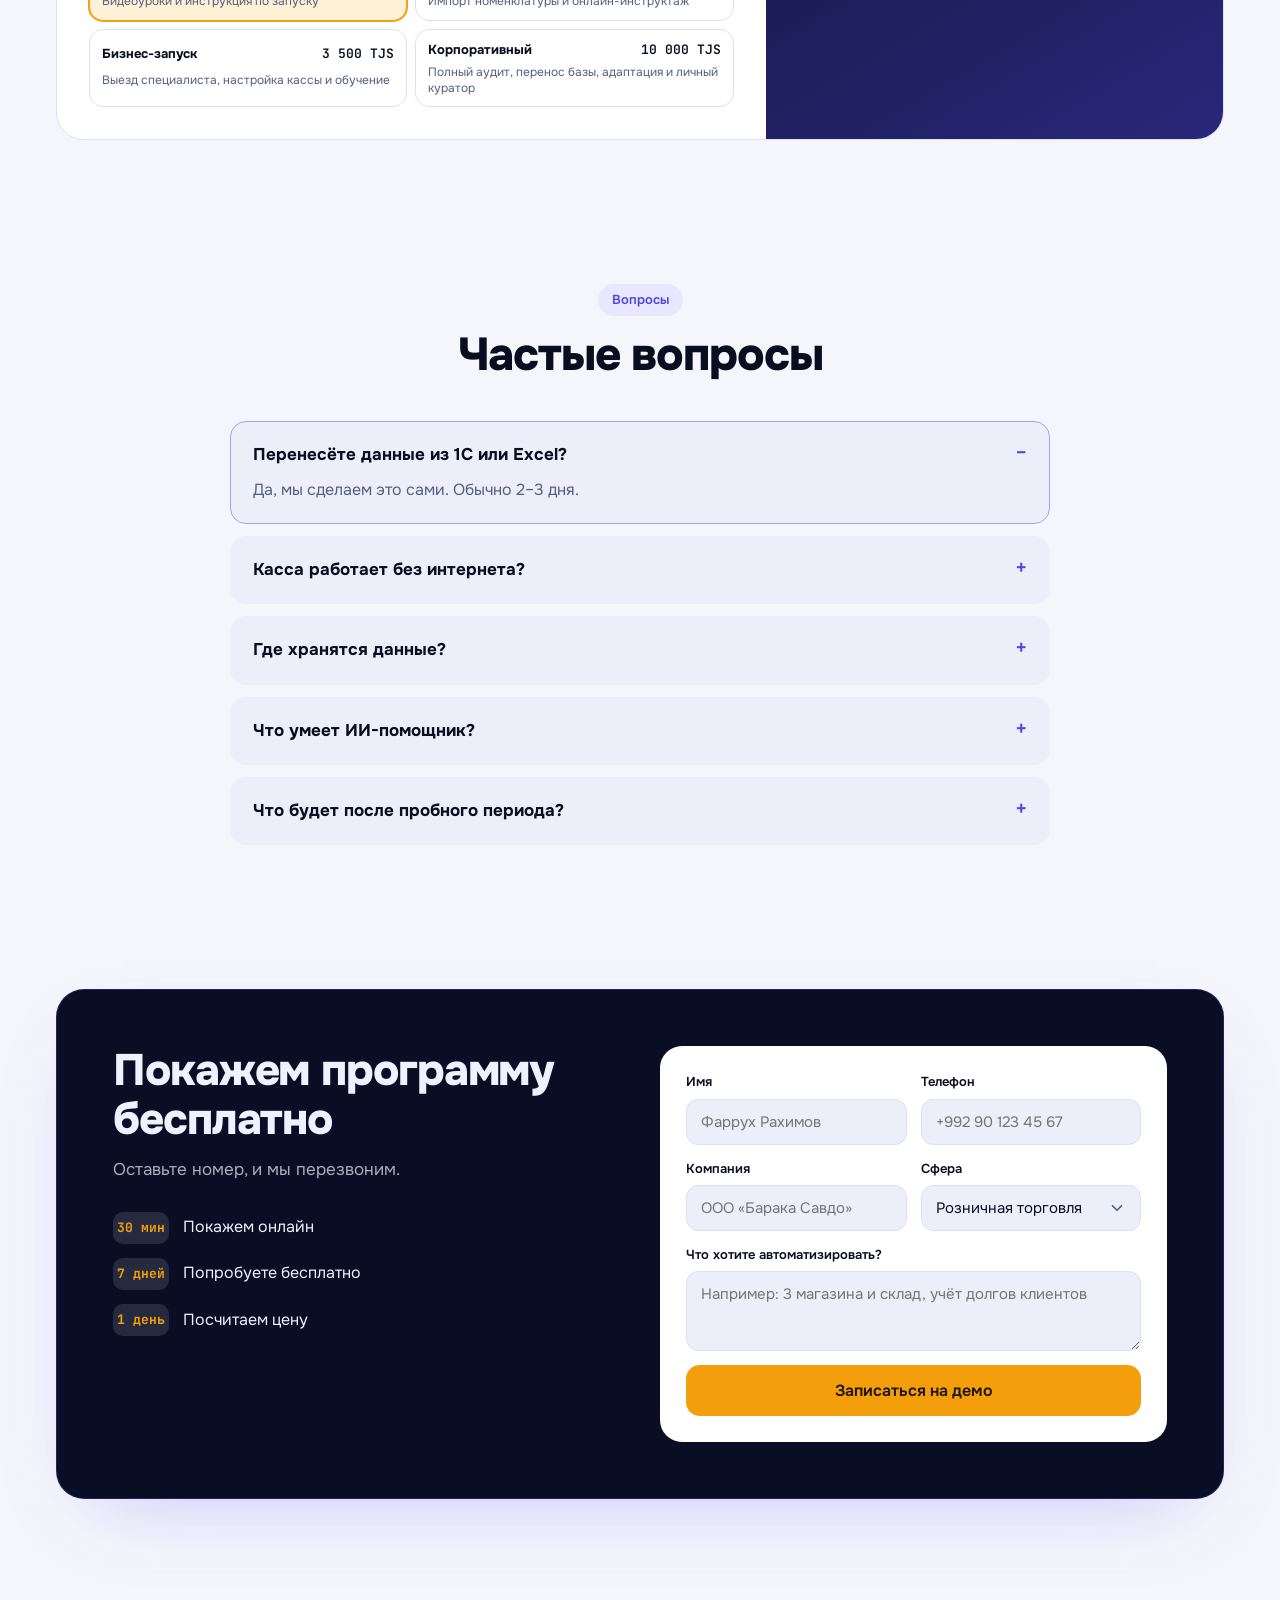
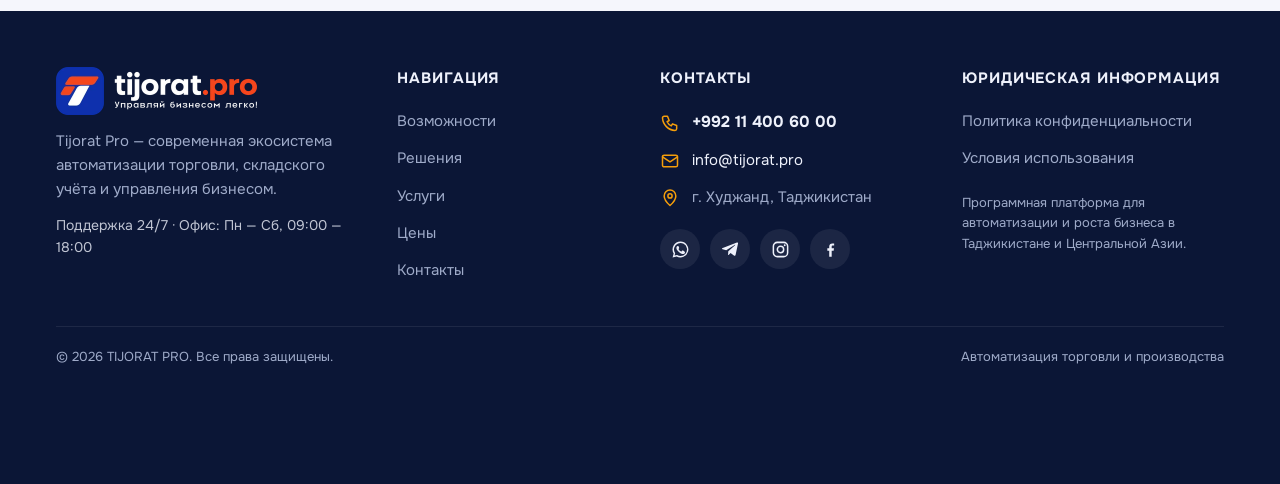
<file: tijorat.pro/site/index.html>
<!doctype html>
<html lang="ru">
<head>
<meta charset="utf-8">
<meta name="viewport" content="width=device-width,initial-scale=1,viewport-fit=cover">
<meta name="description" content="TIJORAT PRO — ERP-система для автоматизации торговли, склада и бизнеса в Таджикистане.">
<style>
:root{color-scheme:light;padding-top:env(safe-area-inset-top,0px);padding-bottom:env(safe-area-inset-bottom,0px)}
body{margin:0;font:14px system-ui,-apple-system,"Segoe UI",sans-serif}
img{max-width:100%}
[hidden]{display:none!important}
</style>
</head>
<body>
<title>TIJORAT PRO</title>
<link rel="icon" type="image/webp" href="[data-uri]">
<meta name="viewport" content="width=device-width,initial-scale=1,viewport-fit=cover">
<meta name="claude:viewport-fit-sides" content="cover">
<link rel="preconnect" href="https://fonts.googleapis.com">
<link rel="preconnect" href="https://fonts.gstatic.com" crossorigin>
<link rel="stylesheet" href="https://fonts.googleapis.com/css2?family=Onest:wght@400;500;600;700;800&family=JetBrains+Mono:wght@500;600&display=swap">
<style>
/* Layout: futuristic product landing. Live particle network behind the hero, glowing gradient frames around the product, dark glass bands. Content comes from data.json. */
:root {
  --bg: #f5f6fc;
  --soft: #eceefa;
  --card: #ffffff;
  --fg: #0a0d1f;
  --muted: #565e80;
  --line: #dde1f1;
  --brand: #4f46e5;
  --brand-ink: #ffffff;
  --brand-soft: #e8e7ff;
  --mint: #0891b2;
  --mint-soft: #ddf4fa;
  --violet: #a855f7;
  --sun: #f59e0b;
  --sun-soft: #fff1d6;
  --warn: #d4521f;
  --night: #0a0e24;
  --night-fg: #eef1ff;
  --glow: rgba(79, 70, 229, .35);
  --f-sans: "Onest", "Segoe UI", system-ui, sans-serif;
  --f-mono: "JetBrains Mono", ui-monospace, Menlo, monospace;
  --r-lg: 28px;
  --r: 16px;
}
@media (prefers-color-scheme: dark) {
  :root:not([data-theme="light"]) {
    --bg: #04060f; --soft: #0a0e1f; --card: #0d1226; --fg: #eef1ff; --muted: #8d96ba; --line: #1b2242;
    --brand: #7c7cff; --brand-ink: #05061a; --brand-soft: #17184a; --mint: #22d3ee; --mint-soft: #082a33; --violet: #c084fc;
    --sun: #fbbf24; --sun-soft: #33260a; --warn: #ff8a5b; --night: #0b1030; --night-fg: #eef1ff; --glow: rgba(124, 124, 255, .45); color-scheme: dark;
  }
}
:root[data-theme="dark"] {
  --bg: #04060f; --soft: #0a0e1f; --card: #0d1226; --fg: #eef1ff; --muted: #8d96ba; --line: #1b2242;
  --brand: #7c7cff; --brand-ink: #05061a; --brand-soft: #17184a; --mint: #22d3ee; --mint-soft: #082a33; --violet: #c084fc;
  --sun: #fbbf24; --sun-soft: #33260a; --warn: #ff8a5b; --night: #0b1030; --night-fg: #eef1ff; --glow: rgba(124, 124, 255, .45); color-scheme: dark;
}
* { box-sizing: border-box; }
body { background: var(--bg); color: var(--fg); font-family: var(--f-sans); font-size: 16px; line-height: 1.55; }
h1, h2, h3 { margin: 0; text-wrap: balance; letter-spacing: -0.025em; line-height: 1.1; }
p { margin: 0; }
:focus-visible { outline: 3px solid var(--sun); outline-offset: 2px; }
.wrap { max-width: 1200px; margin: 0 auto; padding-left: max(16px, env(safe-area-inset-left, 0px)); padding-right: max(16px, env(safe-area-inset-right, 0px)); }
.num { font-family: var(--f-mono); font-variant-numeric: tabular-nums; }
.pill { display: inline-flex; align-items: center; gap: 8px; padding: 6px 14px; border-radius: 99px; background: var(--brand-soft); color: var(--brand); font-weight: 600; font-size: 13px; }
.btn { display: inline-flex; align-items: center; justify-content: center; gap: 8px; padding: 14px 24px; border-radius: 14px; font: 600 16px var(--f-sans); border: 1px solid transparent; cursor: pointer; text-decoration: none; transition: transform .15s, box-shadow .15s; }
.btn:hover { transform: translateY(-1px); }
.btn-brand { background: var(--brand); color: var(--brand-ink); box-shadow: 0 10px 24px -12px var(--brand); }
.btn-line { background: var(--card); color: var(--fg); border-color: var(--line); }
.btn-sun { background: var(--sun); color: #1d1300; }

body::before { content: ""; position: fixed; inset: 0 0 auto; height: env(safe-area-inset-top, 0px); z-index: 10; background: var(--bg); }
header.top { position: sticky; top: env(safe-area-inset-top, 0px); z-index: 9; background: color-mix(in srgb, var(--bg) 90%, transparent); backdrop-filter: blur(10px); border-bottom: 1px solid var(--line); }
header.top .wrap { display: flex; align-items: center; justify-content: space-between; gap: 16px; padding-block: 14px; }
.logo { display: flex; align-items: center; gap: 10px; font-weight: 800; font-size: 19px; color: var(--fg); text-decoration: none; letter-spacing: .01em; }
.logo svg { width: 34px; height: 34px; flex: none; }
.logo b { color: var(--brand); }
nav.links { display: flex; gap: 24px; }
nav.links a { color: var(--muted); text-decoration: none; font-weight: 500; font-size: 15px; }
nav.links a:hover { color: var(--fg); }
@media (max-width: 1100px) { nav.links { display: none; } }
@media (max-width: 880px) { header.top .btn { padding: 10px 16px; font-size: 14px; } }

/* hero */
.hero { padding-block: 64px 40px; text-align: center; }
.hero h1 { font-size: clamp(34px, 6vw, 68px); font-weight: 800; max-width: 15em; margin: 20px auto 0; }
.hero h1 .acc { color: var(--brand); }
.hero .lead { margin: 22px auto 0; font-size: clamp(16px, 2vw, 19px); color: var(--muted); max-width: 40em; }
.hero .cta { display: flex; flex-wrap: wrap; justify-content: center; gap: 12px; margin-top: 32px; }
.stage { margin-top: 56px; padding: clamp(10px, 2vw, 22px); border-radius: var(--r-lg); background: linear-gradient(160deg, var(--brand-soft), var(--mint-soft)); text-align: left; }

/* demo app */
.app { background: var(--card); border-radius: 20px; border: 1px solid var(--line); overflow: hidden; box-shadow: 0 30px 70px -40px rgba(12, 21, 70, .45); display: grid; grid-template-columns: 200px minmax(0, 1fr); }
@media (max-width: 760px) { .app { grid-template-columns: minmax(0, 1fr); } }
.app aside { border-right: 1px solid var(--line); padding: 18px 12px; display: grid; gap: 4px; align-content: start; background: var(--soft); }
.app aside .it { font: inherit; border: 0; background: transparent; text-align: left; cursor: pointer; width: 100%; transition: background .15s, color .15s; display: flex; align-items: center; gap: 10px; padding: 9px 12px; border-radius: 10px; font-size: 14px; color: var(--muted); font-weight: 500; }
.app aside .it.on { background: var(--card); color: var(--fg); box-shadow: 0 1px 0 var(--line); }
.app aside .dot { width: 8px; height: 8px; border-radius: 3px; background: var(--line); }
.app aside .it.on .dot { background: var(--brand); }
.app aside .it:hover { color: var(--fg); background: color-mix(in srgb, var(--card) 60%, transparent); }
@media (max-width: 760px) {
  .app aside { display: flex; gap: 6px; overflow-x: auto; padding: 10px; border-right: 0; border-bottom: 1px solid var(--line); scrollbar-width: none; }
  .app aside .it { width: auto; white-space: nowrap; flex: none; padding: 8px 12px; }
}
#v-other { display: grid; gap: 14px; align-content: start; min-width: 0; }
.view-h { display: flex; justify-content: space-between; align-items: center; gap: 12px; flex-wrap: wrap; }
.view-h h4 { margin: 0; font-size: 18px; }
.tbl-w { overflow-x: auto; border: 1px solid var(--line); border-radius: 14px; }
.tbl { width: 100%; border-collapse: collapse; font-size: 14px; }
.tbl th { text-align: left; font-size: 12px; font-weight: 600; color: var(--muted); padding: 10px 14px; background: var(--soft); white-space: nowrap; }
.tbl td { padding: 10px 14px; border-top: 1px solid var(--line); white-space: nowrap; }
.tbl td.r, .tbl th.r { text-align: right; }
.tbl tfoot td { font-weight: 700; background: var(--soft); }
.btn-s { font: 600 13px var(--f-sans); padding: 7px 12px; border-radius: 9px; border: 0; color: var(--brand-ink); background: var(--brand); cursor: pointer; }
.btn-s.alt { background: var(--soft); color: var(--fg); border: 1px solid var(--line); }
.empty { padding: 28px; text-align: center; color: var(--muted); border: 1px dashed var(--line); border-radius: 14px; }
.fin { display: grid; grid-template-columns: repeat(2, minmax(0, 1fr)); gap: 12px; }
.fin .kpi .v { font-size: 22px; }
.fin .kpi.big { grid-column: 1 / -1; background: linear-gradient(120deg, var(--brand-soft), var(--mint-soft)); }
.muted { color: var(--muted); font-size: 13px; }
.aiq { display: flex; flex-wrap: wrap; gap: 8px; }
.aiq button { font: 500 14px var(--f-sans); padding: 9px 14px; border-radius: 99px; border: 1px solid var(--line); background: var(--card); color: var(--fg); cursor: pointer; }
.aiq button:hover { border-color: var(--brand); color: var(--brand); }
.ai-ans { display: grid; gap: 10px; }
.ai-ans .msg { max-width: 100%; }
.ai-ans .msg.a { background: var(--soft); color: var(--fg); }
.ai-ans .msg.a::before { color: var(--brand); }
.app main { min-width: 0; padding: 18px; display: grid; gap: 16px; }
.app-h { display: flex; justify-content: space-between; align-items: center; gap: 12px; flex-wrap: wrap; }
.app-h b { font-size: 16px; }
.live { display: inline-flex; align-items: center; gap: 6px; font-size: 12px; font-weight: 600; color: var(--mint); background: var(--mint-soft); padding: 4px 10px; border-radius: 99px; }
.live::before { content: ""; width: 7px; height: 7px; border-radius: 50%; background: var(--mint); }
.kpis { display: grid; grid-template-columns: repeat(4, minmax(0, 1fr)); gap: 12px; }
@media (max-width: 620px) { .kpis { grid-template-columns: repeat(2, minmax(0, 1fr)); } }
.kpi { background: var(--soft); border-radius: 14px; padding: 14px; min-width: 0; }
.kpi small { display: block; font-size: 12px; color: var(--muted); }
.kpi .v { font-family: var(--f-mono); font-weight: 600; font-size: 18px; margin-top: 4px; white-space: nowrap; overflow: hidden; text-overflow: ellipsis; transition: color .3s; }
.kpi .v.flash { color: var(--mint); }
.app-grid { display: grid; grid-template-columns: minmax(0, 1.3fr) minmax(0, 1fr); gap: 16px; }
@media (max-width: 900px) { .app-grid { grid-template-columns: minmax(0, 1fr); } }
.panel { border: 1px solid var(--line); border-radius: 14px; padding: 14px; min-width: 0; }
.panel-h { display: flex; justify-content: space-between; font-size: 13px; color: var(--muted); font-weight: 600; margin-bottom: 6px; }
.row { display: grid; grid-template-columns: minmax(0, 1fr) auto auto; gap: 10px; align-items: center; padding: 9px 0; border-bottom: 1px solid var(--line); font-size: 14px; }
.row:last-child { border-bottom: 0; }
.row .nm { min-width: 0; }
.row .nm div { white-space: nowrap; overflow: hidden; text-overflow: ellipsis; font-weight: 600; }
.row .nm span { font-size: 12px; color: var(--muted); }
.qty { font-family: var(--f-mono); font-size: 13px; padding: 3px 9px; border-radius: 8px; background: var(--soft); }
.qty.low { background: var(--sun-soft); color: var(--warn); font-weight: 600; }
.sell { font: 600 13px var(--f-sans); padding: 7px 12px; border-radius: 9px; border: 0; color: var(--brand-ink); background: var(--brand); cursor: pointer; }
.sell:disabled { opacity: .35; cursor: not-allowed; }
.side { display: grid; gap: 16px; align-content: start; min-width: 0; }
.bars { display: flex; align-items: flex-end; gap: 8px; height: 96px; }
.bars div { flex: 1; background: var(--brand-soft); border-radius: 6px 6px 2px 2px; min-height: 4px; transition: height .3s; }
.bars div:last-child { background: var(--brand); }
.bars-l { display: flex; gap: 8px; font-family: var(--f-mono); font-size: 10px; color: var(--muted); margin-top: 4px; }
.bars-l span { flex: 1; text-align: center; }
.alert { display: flex; gap: 10px; align-items: center; justify-content: space-between; flex-wrap: wrap; padding: 10px 12px; border-radius: 12px; background: var(--sun-soft); font-size: 13px; }
.alert button { font: 600 12px var(--f-sans); border: 0; border-radius: 8px; padding: 7px 10px; background: var(--sun); color: #1d1300; cursor: pointer; }
.log { list-style: none; margin: 0; padding: 0 8px 0 0; display: grid; gap: 7px; font-size: 13px; max-height: 120px; overflow: auto; }
.log li { display: flex; justify-content: space-between; gap: 8px; }
.log li span:first-child { min-width: 0; overflow: hidden; text-overflow: ellipsis; white-space: nowrap; color: var(--muted); }
.demo-note { text-align: center; font-size: 13px; color: var(--muted); margin-top: 14px; }

/* stats */
.stats { display: grid; grid-template-columns: repeat(4, minmax(0, 1fr)); gap: 16px; padding-block: 40px 24px; }
@media (max-width: 760px) { .stats { grid-template-columns: repeat(2, minmax(0, 1fr)); } }
.stat { padding: 22px; border-radius: var(--r); background: var(--soft); }
.stat strong { display: block; font-size: clamp(24px, 3vw, 34px); font-weight: 800; letter-spacing: -0.02em; }
.stat span { color: var(--muted); font-size: 14px; }

section.sec { padding-block: 72px; }
.sec-h { display: grid; gap: 14px; max-width: 760px; margin-bottom: 40px; }
.sec-h.c { text-align: center; margin-inline: auto; justify-items: center; }
.sec-h h2 { font-size: clamp(28px, 4vw, 46px); font-weight: 800; }
.sec-h p { color: var(--muted); font-size: 18px; }

/* features */
.feats { display: grid; gap: 24px; }
.feat { display: grid; grid-template-columns: minmax(0, 1fr) minmax(0, 1fr); gap: 40px; align-items: center; padding: clamp(24px, 4vw, 48px); border-radius: var(--r-lg); background: var(--soft); }
.feat:nth-child(even) .copy { order: 2; }
@media (max-width: 860px) { .feat { grid-template-columns: minmax(0, 1fr); gap: 28px; } .feat:nth-child(even) .copy { order: 0; } }
.feat .copy { display: grid; gap: 16px; justify-items: start; min-width: 0; }
.feat h3 { font-size: clamp(24px, 3vw, 34px); font-weight: 800; }
.feat p { color: var(--muted); font-size: 17px; }
.feat ul { list-style: none; padding: 0; margin: 0; display: grid; gap: 10px; }
.feat li { display: flex; gap: 10px; align-items: center; font-weight: 500; }
.feat li::before { content: ""; width: 20px; height: 20px; flex: none; border-radius: 50%; background: var(--mint-soft) center / 11px no-repeat url("data:image/svg+xml,%3Csvg xmlns='http://www.w3.org/2000/svg' viewBox='0 0 12 10'%3E%3Cpath d='M1 5l3.5 3.5L11 1.5' fill='none' stroke='%2310b07c' stroke-width='2.2' stroke-linecap='round' stroke-linejoin='round'/%3E%3C/svg%3E"); }
.mock { background: var(--card); border-radius: 20px; border: 1px solid var(--line); padding: 20px; display: grid; gap: 12px; min-width: 0; box-shadow: 0 24px 50px -36px rgba(12, 21, 70, .5); }
.mock .mh { display: flex; justify-content: space-between; font-weight: 700; font-size: 15px; }
.mock .mh span { font-weight: 500; color: var(--muted); font-size: 13px; }
.mrow { display: flex; justify-content: space-between; align-items: center; gap: 10px; padding: 10px 12px; border-radius: 12px; background: var(--soft); font-size: 14px; }
.mrow > span:first-child { min-width: 0; overflow: hidden; text-overflow: ellipsis; white-space: nowrap; }
.chip { font: 600 12px var(--f-sans); padding: 3px 9px; border-radius: 8px; white-space: nowrap; }
.chip.ok { background: var(--mint-soft); color: var(--mint); }
.chip.low { background: var(--sun-soft); color: var(--warn); }
.chip.b { background: var(--brand-soft); color: var(--brand); }
.pay { display: grid; grid-template-columns: repeat(3, minmax(0, 1fr)); gap: 8px; }
.pay div { text-align: center; padding: 12px 6px; border-radius: 12px; border: 1px solid var(--line); font-weight: 700; font-size: 14px; }
.pay div.on { border-color: var(--brand); color: var(--brand); background: var(--brand-soft); }
.total { display: flex; justify-content: space-between; align-items: baseline; font-weight: 800; font-size: 22px; padding-top: 6px; border-top: 1px dashed var(--line); }
.spark { width: 100%; height: 120px; display: block; }

/* modules */
.mods { display: grid; grid-template-columns: repeat(4, minmax(0, 1fr)); gap: 16px; }
@media (max-width: 980px) { .mods { grid-template-columns: repeat(2, minmax(0, 1fr)); } }
@media (max-width: 480px) { .mods { grid-template-columns: minmax(0, 1fr); } }
.mod { padding: 22px; border-radius: var(--r); border: 1px solid var(--line); background: var(--card); display: grid; gap: 10px; align-content: start; transition: border-color .2s, transform .2s; }
.mod:hover { border-color: var(--brand); transform: translateY(-2px); }
.mod .code { width: 48px; height: 48px; border-radius: 14px; display: grid; place-items: center; font: 600 12px var(--f-mono); background: var(--brand-soft); color: var(--brand); }
.mod:nth-child(3n+2) .code { background: var(--mint-soft); color: var(--mint); }
.mod:nth-child(3n) .code { background: var(--sun-soft); color: var(--warn); }
.mod h3 { font-size: 18px; font-weight: 700; }
.mod p { color: var(--muted); font-size: 14px; }

/* steps */
.steps { display: grid; grid-template-columns: repeat(4, minmax(0, 1fr)); gap: 16px; }
@media (max-width: 880px) { .steps { grid-template-columns: repeat(2, minmax(0, 1fr)); } }
@media (max-width: 480px) { .steps { grid-template-columns: minmax(0, 1fr); } }
.step { padding: 24px; border-radius: var(--r); background: var(--soft); display: grid; gap: 10px; align-content: start; }
.step .n { width: 36px; height: 36px; border-radius: 50%; display: grid; place-items: center; background: var(--brand); color: var(--brand-ink); font-weight: 700; }
.step h3 { font-size: 18px; font-weight: 700; }
.step p { color: var(--muted); font-size: 14px; }
.step .t { font: 600 12px var(--f-mono); color: var(--mint); }

.inds { display: flex; flex-wrap: wrap; justify-content: center; gap: 10px; }
.ind { padding: 12px 18px; border-radius: 14px; background: var(--soft); font-weight: 600; font-size: 15px; }

/* pricing */
.billing { display: inline-flex; border-radius: 14px; padding: 4px; background: var(--soft); }
.billing button { font: 600 14px var(--f-sans); border: 0; background: transparent; padding: 10px 16px; border-radius: 11px; cursor: pointer; color: var(--muted); }
.billing button[aria-pressed="true"] { background: var(--card); color: var(--fg); box-shadow: 0 2px 8px -4px rgba(0,0,0,.25); }
.plans { display: grid; grid-template-columns: repeat(3, minmax(0, 1fr)); gap: 20px; margin-top: 28px; }
@media (max-width: 900px) { .plans { grid-template-columns: minmax(0, 1fr); max-width: 480px; margin-inline: auto; } }
.plan { border-radius: var(--r-lg); border: 1px solid var(--line); background: var(--card); padding: 30px; display: grid; gap: 16px; grid-template-rows: auto auto auto 1fr auto; text-align: left; }
.plan.featured { background: var(--brand); color: var(--brand-ink); border-color: var(--brand); }
.plan.featured .who, .plan.featured .price small { color: color-mix(in srgb, var(--brand-ink) 75%, transparent); }
.plan.featured .btn { background: var(--brand-ink); color: var(--brand); }
.plan .pn { display: flex; justify-content: space-between; align-items: center; gap: 8px; font-size: 20px; font-weight: 700; }
.plan .badge { font: 700 11px var(--f-sans); text-transform: uppercase; letter-spacing: .06em; background: var(--sun); color: #1d1300; padding: 5px 9px; border-radius: 8px; }
.plan .price { font-size: 34px; font-weight: 800; letter-spacing: -0.02em; }
.plan .price small { font-size: 14px; font-weight: 500; color: var(--muted); letter-spacing: 0; }
.plan .who { color: var(--muted); font-size: 14px; }
.plan ul { list-style: none; padding: 0; margin: 0; display: grid; gap: 10px; font-size: 15px; align-content: start; }
.plan li { padding-left: 26px; position: relative; }
.plan li::before { content: ""; position: absolute; left: 3px; top: 7px; width: 11px; height: 6px; border-left: 2.5px solid currentColor; border-bottom: 2.5px solid currentColor; transform: rotate(-45deg); opacity: .8; }

/* faq */
.faq { max-width: 820px; margin: 0 auto; display: grid; gap: 12px; }
.faq details { border-radius: var(--r); background: var(--soft); padding: 20px 22px; }
.faq summary { cursor: pointer; font-weight: 700; font-size: 17px; list-style: none; display: flex; justify-content: space-between; gap: 16px; }
.faq summary::-webkit-details-marker { display: none; }
.faq summary::after { content: "+"; color: var(--brand); font-size: 22px; line-height: 1; font-weight: 500; }
.faq details[open] summary::after { content: "−"; }
.faq details p { margin-top: 10px; color: var(--muted); max-width: 65ch; }

/* contact */
.night { background: var(--night); color: var(--night-fg); border-radius: var(--r-lg); padding: clamp(24px, 5vw, 56px); display: grid; grid-template-columns: minmax(0, 1fr) minmax(0, 1fr); gap: 40px; align-items: start; }
@media (max-width: 860px) { .night { grid-template-columns: minmax(0, 1fr); } }
.night h2 { font-size: clamp(28px, 4vw, 44px); font-weight: 800; }
.night .sub { color: color-mix(in srgb, var(--night-fg) 70%, transparent); margin-top: 14px; font-size: 17px; }
.perks { list-style: none; padding: 0; margin: 28px 0 0; display: grid; gap: 14px; }
.perks li { display: flex; gap: 14px; align-items: center; }
.perks b { min-width: 56px; padding: 6px 0; text-align: center; border-radius: 10px; background: color-mix(in srgb, var(--night-fg) 12%, transparent); font-family: var(--f-mono); font-size: 13px; color: var(--sun); }
form.lead { background: var(--card); color: var(--fg); border-radius: 22px; padding: 26px; display: grid; gap: 14px; }
.field { display: grid; gap: 6px; }
.field label { font-size: 13px; font-weight: 600; }
.field input, .field select, .field textarea { font: 15px var(--f-sans); padding: 12px 14px; border: 1px solid var(--line); border-radius: 12px; background: var(--soft); color: var(--fg); width: 100%; }
.field textarea { min-height: 80px; resize: vertical; }
.err { font-size: 12px; color: var(--warn); }
.two { display: grid; grid-template-columns: minmax(0, 1fr) minmax(0, 1fr); gap: 14px; }
@media (max-width: 480px) { .two { grid-template-columns: minmax(0, 1fr); } }
.sent { padding: 14px; border-radius: 12px; background: var(--mint-soft); font-size: 14px; }

/* footer: one dark look in both themes */
footer { --fb: #0b1636; --ff: #eef1fb; --fm: #9fabc9; --fa: #f59e0b; --fl: rgba(255,255,255,.08);
  background: var(--fb); color: var(--fm); font-size: 15px; margin-top: 40px; padding-bottom: 96px; }
footer .wrap { padding-block: 56px 0; }
.f-grid { display: grid; grid-template-columns: 1.15fr .85fr 1fr 1fr; gap: 40px; }
@media (max-width: 960px) { .f-grid { grid-template-columns: repeat(2, minmax(0, 1fr)); } }
@media (max-width: 560px) { .f-grid { grid-template-columns: minmax(0, 1fr); gap: 32px; } }
.f-col { display: grid; gap: 14px; align-content: start; min-width: 0; }
.f-col h4 { margin: 0 0 6px; color: var(--ff); font-size: 15px; font-weight: 700; text-transform: uppercase; letter-spacing: .06em; }
.f-brand .logo { color: var(--ff); font-size: 18px; }
.f-brand .logo b { color: var(--fa); }
.f-tag { font: 600 10px var(--f-mono); letter-spacing: .08em; text-transform: uppercase; color: var(--fa); margin-top: -8px; padding-left: 44px; }
.f-about { line-height: 1.6; max-width: 34ch; }
.f-hours { font-size: 14px; color: var(--ff); opacity: .8; }
.f-col a { color: var(--fm); text-decoration: none; transition: color .15s; }
.f-col a:hover { color: var(--ff); }
.f-ct { display: flex; align-items: center; gap: 12px; }
.f-ct svg { width: 20px; height: 20px; flex: none; fill: none; stroke: var(--fa); stroke-width: 1.8; stroke-linecap: round; stroke-linejoin: round; }
.f-ct.ph a { color: var(--ff); font-weight: 700; font-size: 16px; }
.f-ct.em a { color: var(--ff); }
.f-soc { display: flex; gap: 10px; margin-top: 6px; }
.f-soc a { width: 40px; height: 40px; border-radius: 50%; display: grid; place-items: center; background: rgba(255,255,255,.07); color: var(--ff); transition: background .2s, transform .2s; }
.f-soc a:hover { background: var(--fa); color: #1b1305; transform: translateY(-2px); }
.f-soc svg { width: 19px; height: 19px; }
.f-legal span { color: var(--fm); }
.f-note { font-size: 13px; line-height: 1.6; margin-top: 8px; }
.f-bottom { margin-top: 44px; padding-block: 20px; border-top: 1px solid var(--fl); display: flex; flex-wrap: wrap; justify-content: space-between; gap: 10px; font-size: 13px; }
.loadfail { padding: 40px 0; text-align: center; color: var(--warn); }
@media (prefers-reduced-motion: reduce) { * { transition: none !important; } }

/* controls: language + theme */
.ctrls { display: flex; align-items: center; gap: 8px; }
.seg { display: inline-flex; padding: 3px; border-radius: 11px; background: var(--soft); border: 1px solid var(--line); }
.seg button { font: 600 12px var(--f-mono); border: 0; background: transparent; color: var(--muted); padding: 6px 8px; border-radius: 8px; cursor: pointer; display: grid; place-items: center; min-width: 30px; }
.seg button[aria-pressed="true"] { background: var(--card); color: var(--fg); box-shadow: 0 1px 4px -2px rgba(0,0,0,.3); }
.seg svg { width: 15px; height: 15px; fill: none; stroke: currentColor; stroke-width: 2; stroke-linecap: round; stroke-linejoin: round; }
@media (max-width: 600px) { header.top .btn { display: none; } }
@media (max-width: 480px) { header.top .logo > span, header.top .logo > b { display: none; } .seg button { min-width: 28px; padding: 6px 6px; } }

/* tech grid behind hero */
.hero { position: relative; overflow: hidden; }
.hero::before { content: ""; position: absolute; inset: 0; z-index: -1;
  background-image: linear-gradient(var(--line) 1px, transparent 1px), linear-gradient(90deg, var(--line) 1px, transparent 1px);
  background-size: 44px 44px; opacity: .55;
  -webkit-mask-image: radial-gradient(ellipse 70% 55% at 50% 20%, #000 30%, transparent 75%); mask-image: radial-gradient(ellipse 70% 55% at 50% 20%, #000 30%, transparent 75%); }
.pill.mono { font-family: var(--f-mono); font-size: 12px; letter-spacing: .04em; }
.pill.mono::before { content: ""; width: 7px; height: 7px; border-radius: 50%; background: var(--mint); box-shadow: 0 0 0 4px var(--mint-soft); }

/* AI band */
.ai { background: var(--night); color: var(--night-fg); border-radius: var(--r-lg); padding: clamp(24px, 5vw, 56px); display: grid; grid-template-columns: minmax(0, 1fr) minmax(0, 1.1fr); gap: 40px; align-items: center; position: relative; overflow: hidden; }
.ai::after { content: ""; position: absolute; right: -120px; top: -120px; width: 360px; height: 360px; border-radius: 50%; background: radial-gradient(circle, color-mix(in srgb, var(--brand) 55%, transparent), transparent 70%); pointer-events: none; }
@media (max-width: 860px) { .ai { grid-template-columns: minmax(0, 1fr); } }
.ai .copy { display: grid; gap: 18px; justify-items: start; position: relative; z-index: 1; min-width: 0; }
.ai .tagx { font: 600 12px var(--f-mono); color: var(--sun); letter-spacing: .1em; }
.ai h2 { font-size: clamp(28px, 4vw, 44px); font-weight: 800; }
.ai p { color: color-mix(in srgb, var(--night-fg) 72%, transparent); font-size: 17px; }
.ai ul { list-style: none; padding: 0; margin: 0; display: grid; grid-template-columns: repeat(2, minmax(0, 1fr)); gap: 10px; width: 100%; }
@media (max-width: 480px) { .ai ul { grid-template-columns: minmax(0, 1fr); } }
.ai li { padding: 12px 14px; border-radius: 12px; background: color-mix(in srgb, var(--night-fg) 8%, transparent); font-size: 14px; font-weight: 500; }
.chat { position: relative; z-index: 1; background: color-mix(in srgb, var(--night-fg) 6%, var(--night)); border: 1px solid color-mix(in srgb, var(--night-fg) 14%, transparent); border-radius: 20px; padding: 18px; display: grid; gap: 12px; min-width: 0; }
.msg { max-width: 88%; padding: 11px 14px; border-radius: 14px; font-size: 14px; line-height: 1.45; }
.msg.q { justify-self: end; background: var(--brand); color: var(--brand-ink); border-bottom-right-radius: 4px; }
.msg.a { justify-self: start; background: color-mix(in srgb, var(--night-fg) 10%, transparent); border-bottom-left-radius: 4px; }
.msg.a::before { content: "TIJORAT AI"; display: block; font: 600 10px var(--f-mono); color: var(--sun); letter-spacing: .08em; margin-bottom: 4px; }
.chat-in { display: flex; gap: 8px; margin-top: 4px; }
.chat-in span { flex: 1; min-width: 0; padding: 11px 14px; border-radius: 12px; border: 1px solid color-mix(in srgb, var(--night-fg) 16%, transparent); color: color-mix(in srgb, var(--night-fg) 50%, transparent); font-size: 14px; white-space: nowrap; overflow: hidden; text-overflow: ellipsis; }
.chat-in b { width: 44px; border-radius: 12px; background: var(--sun); display: grid; place-items: center; color: #1d1300; }

/* ===== FX ===== */
@property --ang { syntax: "<angle>"; initial-value: 0deg; inherits: false; }
#fx { position: absolute; inset: 0; width: 100%; height: 100%; z-index: -1; display: block; }
.hero::before { opacity: .35; }
.hero::after { content: ""; position: absolute; z-index: -2; left: 50%; top: -260px; width: min(1100px, 140vw); height: 700px; transform: translateX(-50%); pointer-events: none;
  background: radial-gradient(closest-side, color-mix(in srgb, var(--brand) 30%, transparent), transparent), radial-gradient(closest-side at 70% 60%, color-mix(in srgb, var(--mint) 22%, transparent), transparent);
  filter: blur(20px); animation: breathe 9s ease-in-out infinite alternate; }
@keyframes breathe { from { opacity: .7; transform: translateX(-50%) scale(1); } to { opacity: 1; transform: translateX(-50%) scale(1.08); } }

.hero h1 .acc, .grad { background: linear-gradient(90deg, var(--mint), var(--brand), var(--violet), var(--mint)); background-size: 300% 100%;
  -webkit-background-clip: text; background-clip: text; color: transparent; animation: shine 8s linear infinite; }
@keyframes shine { to { background-position: 300% 0; } }

.btn-brand { background: linear-gradient(110deg, var(--brand), var(--violet)); position: relative; overflow: hidden; box-shadow: 0 10px 30px -10px var(--glow), inset 0 1px 0 rgba(255,255,255,.25); }
.btn-brand::after { content: ""; position: absolute; inset: 0; background: linear-gradient(110deg, transparent 30%, rgba(255,255,255,.35) 50%, transparent 70%); transform: translateX(-120%); animation: sweep 4.5s ease-in-out infinite; }
@keyframes sweep { 0%, 60% { transform: translateX(-120%); } 100% { transform: translateX(120%); } }
.btn-line { background: color-mix(in srgb, var(--card) 70%, transparent); backdrop-filter: blur(6px); }
.btn-line:hover { border-color: var(--brand); box-shadow: 0 0 0 4px var(--brand-soft); }

/* glowing rotating frame around the product */
.stage { position: relative; background: color-mix(in srgb, var(--card) 40%, transparent); border: 1px solid var(--line); isolation: isolate; }
.stage::before { content: ""; position: absolute; inset: -1px; border-radius: inherit; padding: 1.5px; z-index: -1;
  background: conic-gradient(from var(--ang), transparent 0 60%, var(--mint), var(--brand), var(--violet), transparent 95%);
  -webkit-mask: linear-gradient(#000 0 0) content-box, linear-gradient(#000 0 0); -webkit-mask-composite: xor; mask-composite: exclude; animation: spin 6s linear infinite; }
.stage::after { content: ""; position: absolute; inset: 10% 5% -6%; z-index: -2; border-radius: inherit; background: linear-gradient(90deg, var(--mint), var(--brand), var(--violet)); filter: blur(60px); opacity: .28; }
@keyframes spin { to { --ang: 360deg; } }
.app { backdrop-filter: blur(4px); }
.bars div { background: color-mix(in srgb, var(--brand) 30%, transparent); }
.bars div:last-child { background: linear-gradient(to top, var(--brand), var(--mint)); box-shadow: 0 0 18px var(--glow); }
.live::before { animation: ping 1.6s ease-out infinite; }
@keyframes ping { 0% { box-shadow: 0 0 0 0 var(--mint); } 100% { box-shadow: 0 0 0 7px transparent; } }
.kpi .v.flash { color: var(--mint); text-shadow: 0 0 14px var(--mint); }

/* stats with gradient numerals */
.stat { position: relative; overflow: hidden; border: 1px solid var(--line); background: var(--card); }
.stat strong { background: linear-gradient(90deg, var(--fg), var(--brand)); -webkit-background-clip: text; background-clip: text; color: transparent; }

/* spotlight cards: glow follows the cursor */
.spot { position: relative; }
.spot::before { content: ""; position: absolute; inset: 0; border-radius: inherit; pointer-events: none; opacity: 0; transition: opacity .3s;
  background: radial-gradient(380px circle at var(--mx, 50%) var(--my, 50%), color-mix(in srgb, var(--brand) 16%, transparent), transparent 60%); }
.spot:hover::before { opacity: 1; }
.mod { background: var(--card); }
.mod:hover { border-color: color-mix(in srgb, var(--brand) 60%, var(--line)); box-shadow: 0 18px 40px -24px var(--glow); }
.mod .code { position: relative; box-shadow: inset 0 0 0 1px color-mix(in srgb, currentColor 25%, transparent); }
.feat { border: 1px solid var(--line); background: linear-gradient(160deg, var(--soft), var(--card)); }
.step { border: 1px solid var(--line); }
.step .n { background: linear-gradient(135deg, var(--mint), var(--brand)); box-shadow: 0 0 20px var(--glow); }

/* AI band: aurora + scan line */
.ai, .night { border: 1px solid color-mix(in srgb, var(--brand) 35%, transparent); box-shadow: 0 30px 80px -40px var(--glow); }
.ai::before { content: ""; position: absolute; inset: 0; pointer-events: none;
  background-image: linear-gradient(color-mix(in srgb, var(--night-fg) 6%, transparent) 1px, transparent 1px), linear-gradient(90deg, color-mix(in srgb, var(--night-fg) 6%, transparent) 1px, transparent 1px);
  background-size: 32px 32px; -webkit-mask-image: linear-gradient(120deg, transparent 20%, #000 70%); mask-image: linear-gradient(120deg, transparent 20%, #000 70%); }
.ai::after { animation: drift 12s ease-in-out infinite alternate; }
@keyframes drift { to { transform: translate(-80px, 60px) scale(1.2); } }
.chat::after { content: ""; position: absolute; left: 0; right: 0; height: 40px; top: 0; pointer-events: none; border-radius: 20px;
  background: linear-gradient(180deg, transparent, color-mix(in srgb, var(--mint) 14%, transparent), transparent); animation: scan 4s linear infinite; }
@keyframes scan { from { transform: translateY(-40px); } to { transform: translateY(420px); } }
.chat { overflow: hidden; }
.chat-in span::after { content: "▍"; color: var(--mint); margin-left: 2px; animation: blink 1s steps(1) infinite; }
@keyframes blink { 50% { opacity: 0; } }

/* industries marquee */
.marquee { overflow: hidden; -webkit-mask-image: linear-gradient(90deg, transparent, #000 10%, #000 90%, transparent); mask-image: linear-gradient(90deg, transparent, #000 10%, #000 90%, transparent); }
.marquee + .marquee { margin-top: 12px; }
.track { display: flex; gap: 12px; width: max-content; animation: marq 40s linear infinite; }
.marquee.rev .track { animation-direction: reverse; }
.marquee:hover .track { animation-play-state: paused; }
@keyframes marq { to { transform: translateX(-50%); } }
.ind { border: 1px solid var(--line); background: var(--card); white-space: nowrap; }

.plan.featured { background: linear-gradient(150deg, var(--brand), var(--violet)); box-shadow: 0 30px 60px -30px var(--glow); }
.faq details { border: 1px solid transparent; transition: border-color .2s; }
.faq details[open] { border-color: color-mix(in srgb, var(--brand) 40%, var(--line)); }

/* scroll-driven reveal (browsers without support show content as is) */
@supports (animation-timeline: view()) {
  .rv { animation: rise both linear; animation-timeline: view(); animation-range: entry 0% cover 22%; }
  @keyframes rise { from { opacity: .15; transform: translateY(36px) scale(.98); } to { opacity: 1; transform: none; } }
}
@media (prefers-reduced-motion: reduce) {
  *, *::before, *::after { animation: none !important; transition: none !important; }
  .track { flex-wrap: wrap; width: auto; justify-content: center; }
}

/* ===== FX v2: AI focus ===== */
/* page-load sequence for the hero */
@keyframes enter { from { opacity: 0; transform: translateY(22px); filter: blur(6px); } to { opacity: 1; transform: none; filter: none; } }
.hero .pill, .hero h1, .hero .lead, .hero .cta, .hero .stage, .hero .demo-note { animation: enter .8s cubic-bezier(.2,.7,.2,1) both; }
.hero h1 { animation-delay: .08s; } .hero .lead { animation-delay: .18s; } .hero .cta { animation-delay: .28s; } .hero .stage { animation-delay: .4s; } .hero .demo-note { animation-delay: .5s; }

/* scroll progress + cursor glow */
#progress { position: fixed; left: 0; right: 0; top: env(safe-area-inset-top, 0px); height: 3px; z-index: 11; transform-origin: 0 50%; transform: scaleX(0);
  background: linear-gradient(90deg, var(--mint), var(--brand), var(--violet)); box-shadow: 0 0 12px var(--glow); }
#cglow { position: fixed; left: 0; top: 0; width: 520px; height: 520px; margin: -260px 0 0 -260px; border-radius: 50%; pointer-events: none; z-index: -1; opacity: 0; transition: opacity .4s;
  background: radial-gradient(circle, color-mix(in srgb, var(--brand) 18%, transparent), transparent 65%); will-change: transform; }
@media (hover: hover) and (pointer: fine) { body:hover #cglow { opacity: 1; } }

/* stage tilt */
.stage { transition: transform .25s ease-out; transform-style: preserve-3d; }

/* AI toast floating over the product */
.ai-toast { position: absolute; z-index: 3; right: clamp(-10px, -1vw, 0px); top: -26px; max-width: 320px; display: grid; gap: 4px; padding: 12px 16px 12px 46px; border-radius: 16px; text-decoration: none; color: var(--fg); font-size: 13px; line-height: 1.4;
  background: color-mix(in srgb, var(--card) 88%, transparent); backdrop-filter: blur(10px); border: 1px solid color-mix(in srgb, var(--brand) 45%, var(--line)); box-shadow: 0 18px 40px -18px var(--glow); animation: bob 5s ease-in-out infinite; }
.ai-toast::before { content: ""; position: absolute; left: 14px; top: 14px; width: 22px; height: 22px; border-radius: 50%; background: conic-gradient(from var(--ang), var(--mint), var(--brand), var(--violet), var(--mint)); animation: spin 3s linear infinite; box-shadow: 0 0 16px var(--glow); }
.ai-toast b { font: 600 10px var(--f-mono); letter-spacing: .1em; color: var(--brand); }
.ai-toast:hover { border-color: var(--brand); }
@keyframes bob { 0%, 100% { transform: translateY(0); } 50% { transform: translateY(-8px); } }
@media (max-width: 760px) { .ai-toast { position: relative; right: auto; top: auto; margin: 0 0 12px; max-width: none; animation: none; } }

/* nav: AI link stands out */
nav.links a.ai-link { font-weight: 700; background: linear-gradient(90deg, var(--mint), var(--brand), var(--violet)); -webkit-background-clip: text; background-clip: text; color: transparent; position: relative; }
nav.links a.ai-link { margin-right: 6px; }
nav.links a.ai-link::after { content: ""; position: absolute; right: -11px; top: 1px; width: 6px; height: 6px; border-radius: 50%; background: var(--mint); animation: ping 1.6s ease-out infinite; }

/* AI band v2 */
#ai { padding-block: 96px; }
.ai { padding: clamp(24px, 5vw, 64px); gap: clamp(28px, 4vw, 56px); animation: aiGlow 6s ease-in-out infinite alternate; }
@keyframes aiGlow { from { box-shadow: 0 30px 80px -40px var(--glow), 0 0 0 1px color-mix(in srgb, var(--brand) 30%, transparent); } to { box-shadow: 0 40px 120px -30px var(--glow), 0 0 0 1px color-mix(in srgb, var(--mint) 45%, transparent); } }
.ai h2 { font-size: clamp(32px, 4.6vw, 54px); }
.ai h2 .grad { display: block; }
.orb-w { position: relative; width: 100%; height: clamp(220px, 26vw, 300px); }
#orb { width: 100%; height: 100%; display: block; }
.orb-core { position: absolute; left: 50%; top: 50%; transform: translate(-50%, -50%); padding: 6px 12px; border-radius: 99px; font: 600 11px var(--f-mono); letter-spacing: .1em; text-transform: uppercase;
  color: var(--night-fg); background: color-mix(in srgb, var(--night) 70%, transparent); border: 1px solid color-mix(in srgb, var(--mint) 50%, transparent); backdrop-filter: blur(6px); display: flex; align-items: center; gap: 8px; white-space: nowrap; }
.orb-core::before { content: ""; width: 7px; height: 7px; border-radius: 50%; background: var(--mint); animation: ping 1.6s ease-out infinite; }
.ai li { position: relative; padding-left: 36px; transition: background .2s, transform .2s; }
.ai li::before { content: ""; position: absolute; left: 14px; top: 50%; width: 10px; height: 10px; margin-top: -5px; border-radius: 3px; background: linear-gradient(135deg, var(--mint), var(--violet)); box-shadow: 0 0 10px var(--mint); }
.ai li:hover { background: color-mix(in srgb, var(--night-fg) 14%, transparent); transform: translateX(4px); }
.chat { gap: 14px; }
#chat-log { display: flex; flex-direction: column; justify-content: flex-end; gap: 12px; height: 360px; overflow: hidden;
  -webkit-mask-image: linear-gradient(transparent, #000 18%); mask-image: linear-gradient(transparent, #000 18%); }
@media (max-width: 600px) { #chat-log { height: 320px; } }
#chat-log .msg { flex: none; }
#chat-log .msg.q { align-self: flex-end; }
#chat-log .msg.a { align-self: flex-start; }
.msg.pop { animation: pop .35s cubic-bezier(.2,.8,.2,1.2) both; }
@keyframes pop { from { opacity: 0; transform: translateY(10px) scale(.96); } to { opacity: 1; transform: none; } }
.msg.thinking { display: flex; align-items: center; gap: 5px; color: color-mix(in srgb, var(--night-fg) 70%, transparent); flex-wrap: wrap; }
.msg.thinking::before { flex-basis: 100%; }
.msg.thinking i { width: 7px; height: 7px; border-radius: 50%; background: var(--mint); animation: dots 1s ease-in-out infinite; }
.msg.thinking i:nth-child(2) { animation-delay: .15s; } .msg.thinking i:nth-child(3) { animation-delay: .3s; }
@keyframes dots { 0%, 100% { transform: translateY(0); opacity: .4; } 50% { transform: translateY(-5px); opacity: 1; } }
.chat-in span#chat-txt { color: var(--night-fg); }
.chat-in span#chat-txt:empty::before { content: attr(data-ph); color: color-mix(in srgb, var(--night-fg) 50%, transparent); }
.chips { display: flex; flex-wrap: wrap; gap: 8px; align-items: center; }
.chips small { font: 600 11px var(--f-mono); letter-spacing: .08em; text-transform: uppercase; color: var(--sun); margin-right: 4px; }
.chips button { font: 500 13px var(--f-sans); padding: 8px 12px; border-radius: 99px; cursor: pointer; color: var(--night-fg);
  background: color-mix(in srgb, var(--night-fg) 8%, transparent); border: 1px solid color-mix(in srgb, var(--night-fg) 18%, transparent); transition: border-color .2s, background .2s, transform .2s; }
.chips button:hover { border-color: var(--mint); background: color-mix(in srgb, var(--mint) 18%, transparent); transform: translateY(-2px); }
.chips button:disabled { opacity: .5; cursor: wait; transform: none; }
/* modules: AI-style cards */
.mods .mod { position: relative; overflow: hidden; isolation: isolate; gap: 12px; border-radius: 20px; transition: transform .3s cubic-bezier(.2,.7,.2,1), box-shadow .3s, border-color .3s;
  background: linear-gradient(160deg, color-mix(in srgb, var(--brand) 6%, var(--card)), var(--card) 55%); }
.mods .mod { grid-template-rows: auto auto 1fr auto; }
.mods .mod > :not(.scan) { position: relative; z-index: 1; }
/* faint circuit grid in the corner */
.mods .mod .scan::before { content: ""; position: absolute; right: -1px; top: -1px; width: 60%; height: 70%; pointer-events: none; z-index: -1;
  background-image: linear-gradient(color-mix(in srgb, var(--brand) 14%, transparent) 1px, transparent 1px), linear-gradient(90deg, color-mix(in srgb, var(--brand) 14%, transparent) 1px, transparent 1px);
  background-size: 14px 14px; -webkit-mask-image: radial-gradient(circle at 100% 0, #000, transparent 70%); mask-image: radial-gradient(circle at 100% 0, #000, transparent 70%); }
/* rotating neon border */
.mods .mod::after { content: ""; position: absolute; inset: 0; border-radius: inherit; padding: 1.5px; pointer-events: none; z-index: 2;
  background: conic-gradient(from var(--ang), transparent 0 70%, var(--mint), var(--brand), var(--violet), transparent 98%);
  -webkit-mask: linear-gradient(#000 0 0) content-box, linear-gradient(#000 0 0); -webkit-mask-composite: xor; mask-composite: exclude;
  opacity: .45; animation: spin 5s linear infinite; animation-delay: calc(var(--d) * -1); transition: opacity .3s; }
.mods .mod:hover { transform: translateY(-6px); border-color: transparent; box-shadow: 0 24px 50px -24px var(--glow); }
.mods .mod:hover::after { opacity: 1; animation-duration: 2.2s; }
/* light beam sweeping across the top */
.mods .mod .scan { position: absolute; inset: 0; pointer-events: none; z-index: 0; }
.mods .mod .scan::after { content: ""; position: absolute; top: 0; left: -45%; width: 45%; height: 2px;
  background: linear-gradient(90deg, transparent, var(--mint), transparent); box-shadow: 0 0 12px var(--mint); animation: beam 4.5s ease-in-out infinite; animation-delay: var(--d); }
@keyframes beam { 0% { left: -45%; } 55%, 100% { left: 105%; } }
/* gradient chip with orbiting ring */
.mods .mod .code { color: #fff; background: linear-gradient(135deg, var(--mint), var(--brand), var(--violet)); background-size: 200% 200%;
  animation: hue 6s ease-in-out infinite alternate; box-shadow: 0 8px 22px -8px var(--glow); }
.mods .mod .code::after { content: ""; position: absolute; inset: -7px; border-radius: 50%; border: 1.5px dashed color-mix(in srgb, var(--brand) 55%, transparent); animation: spin2 10s linear infinite; }
.mods .mod:hover .code::after { animation-duration: 2.5s; border-color: var(--mint); }
@keyframes hue { from { background-position: 0 0; } to { background-position: 100% 100%; } }
@keyframes spin2 { to { transform: rotate(360deg); } }
/* status line + equalizer: "model is processing" */
.mods .mod .ai-st { display: flex; align-items: center; justify-content: space-between; gap: 10px; margin-top: 4px; padding-top: 12px; border-top: 1px dashed var(--line); }
.mods .mod .ai-st small { font: 600 10px var(--f-mono); letter-spacing: .1em; text-transform: uppercase; color: var(--mint); display: flex; align-items: center; gap: 6px; }
.mods .mod .ai-st small::before { content: ""; width: 6px; height: 6px; border-radius: 50%; background: var(--mint); animation: ping 1.6s ease-out infinite; }
.eq { display: flex; align-items: flex-end; gap: 2px; height: 18px; }
.eq span { width: 3px; height: 100%; border-radius: 2px; background: linear-gradient(to top, var(--brand), var(--mint)); transform-origin: bottom; animation: eq 1.2s ease-in-out infinite; }
@keyframes eq { 0%, 100% { transform: scaleY(.25); } 50% { transform: scaleY(1); } }
@media (prefers-reduced-motion: reduce) { .hero .pill, .hero h1, .hero .lead, .hero .cta, .hero .stage, .hero .demo-note { opacity: 1; filter: none; transform: none; } }
/* ===== chat bot widget ===== */
.bot-fab { position: fixed; z-index: 20; right: calc(20px + env(safe-area-inset-right, 0px)); bottom: calc(20px + env(safe-area-inset-bottom, 0px));
  display: flex; align-items: center; gap: 10px; padding: 8px 18px 8px 8px; border-radius: 99px; border: 1px solid color-mix(in srgb, var(--brand) 40%, var(--line));
  background: color-mix(in srgb, var(--card) 85%, transparent); backdrop-filter: blur(12px); color: var(--fg); font: 700 14px var(--f-sans); cursor: pointer;
  box-shadow: 0 16px 40px -14px var(--glow); transition: transform .2s; }
.bot-fab:hover { transform: translateY(-3px); }
.bot-orb { position: relative; width: 40px; height: 40px; border-radius: 50%; flex: none; background: conic-gradient(from var(--ang), var(--mint), var(--brand), var(--violet), var(--mint)); animation: spin 4s linear infinite; box-shadow: 0 0 18px var(--glow); }
.bot-orb::before { content: ""; position: absolute; inset: 5px; border-radius: 50%; background: radial-gradient(circle at 35% 30%, color-mix(in srgb, #fff 70%, var(--mint)), var(--brand) 55%, var(--violet)); }
.bot-orb::after { content: ""; position: absolute; inset: -4px; border-radius: 50%; border: 2px solid var(--mint); opacity: 0; animation: halo 2.4s ease-out infinite; }
@keyframes halo { 0% { transform: scale(.85); opacity: .8; } 100% { transform: scale(1.35); opacity: 0; } }
.bot-fab .lbl { background: linear-gradient(90deg, var(--mint), var(--brand), var(--violet)); -webkit-background-clip: text; background-clip: text; color: transparent; }
@media (max-width: 520px) { .bot-fab { padding: 6px; } .bot-fab .lbl { display: none; } }
.bot-fab[aria-expanded="true"] { display: none; }

.bot { position: fixed; z-index: 21; right: calc(20px + env(safe-area-inset-right, 0px)); bottom: calc(20px + env(safe-area-inset-bottom, 0px));
  width: min(400px, calc(100vw - 32px)); height: min(600px, calc(100dvh - 110px)); display: grid; grid-template-rows: auto 1fr auto; overflow: hidden;
  border-radius: 24px; background: var(--card); border: 1px solid color-mix(in srgb, var(--brand) 35%, var(--line)); box-shadow: 0 30px 80px -24px var(--glow), 0 0 0 1px rgba(0,0,0,.02);
  transform-origin: 100% 100%; animation: botIn .32s cubic-bezier(.2,.8,.2,1.1) both; }
@keyframes botIn { from { opacity: 0; transform: translateY(16px) scale(.94); } to { opacity: 1; transform: none; } }
@media (max-width: 520px) { .bot { right: max(16px, env(safe-area-inset-right, 0px)); left: max(16px, env(safe-area-inset-left, 0px)); width: auto; bottom: calc(12px + env(safe-area-inset-bottom, 0px)); height: calc(100dvh - 90px); } }
.bot[hidden], [hidden] { display: none !important; }
.bot-h { display: flex; align-items: center; gap: 12px; padding: 14px 16px; color: var(--night-fg); position: relative; overflow: hidden;
  background: linear-gradient(120deg, var(--night), color-mix(in srgb, var(--brand) 55%, var(--night)) 70%, color-mix(in srgb, var(--violet) 55%, var(--night))); }
.bot-h::after { content: ""; position: absolute; inset: 0; background: linear-gradient(100deg, transparent 30%, rgba(255,255,255,.12) 50%, transparent 70%); transform: translateX(-100%); animation: sweep 5s ease-in-out infinite; pointer-events: none; }
.bot-h .bot-orb { width: 36px; height: 36px; }
.bot-h div { display: grid; min-width: 0; flex: 1; }
.bot-h b { font-size: 15px; letter-spacing: .02em; }
.bot-h small { font: 500 11px var(--f-mono); color: color-mix(in srgb, var(--night-fg) 75%, transparent); display: flex; align-items: center; gap: 6px; }
.bot-h small::before { content: ""; width: 6px; height: 6px; border-radius: 50%; background: var(--mint); }
.bot-h small.demo::before { background: var(--sun); }
.bot-x { width: 34px; height: 34px; border-radius: 10px; border: 0; cursor: pointer; display: grid; place-items: center; color: var(--night-fg); background: rgba(255,255,255,.12); position: relative; z-index: 1; }
.bot-x:hover { background: rgba(255,255,255,.22); }
.bot-b { overflow-y: auto; padding: 16px; display: flex; flex-direction: column; gap: 10px; background:
  radial-gradient(circle at 100% 0, color-mix(in srgb, var(--brand) 8%, transparent), transparent 50%), var(--card); overscroll-behavior: contain; }
.bm { max-width: 86%; padding: 10px 13px; border-radius: 16px; font-size: 14px; line-height: 1.5; white-space: pre-wrap; overflow-wrap: anywhere; animation: pop .3s cubic-bezier(.2,.8,.2,1.2) both; }
.bm.u { align-self: flex-end; color: var(--brand-ink); background: linear-gradient(120deg, var(--brand), var(--violet)); border-bottom-right-radius: 4px; }
.bm.a { align-self: flex-start; background: var(--soft); color: var(--fg); border-bottom-left-radius: 4px; border: 1px solid var(--line); }
.bm.a.think { color: var(--muted); display: flex; align-items: center; gap: 5px; }
.bm.a.think i { width: 6px; height: 6px; border-radius: 50%; background: var(--brand); animation: dots 1s ease-in-out infinite; }
.bm.a.think i:nth-child(2) { animation-delay: .15s; } .bm.a.think i:nth-child(3) { animation-delay: .3s; }
.bm.sys { align-self: center; max-width: 100%; font-size: 12px; color: var(--muted); background: transparent; padding: 2px 8px; text-align: center; }
.bm .go { display: inline-block; margin-top: 8px; font: 600 13px var(--f-sans); color: var(--brand); text-decoration: none; }
.bot-sugg { display: flex; flex-wrap: wrap; gap: 6px; }
.bot-sugg button { font: 500 13px var(--f-sans); padding: 7px 11px; border-radius: 99px; border: 1px solid var(--line); background: var(--card); color: var(--fg); cursor: pointer; }
.bot-sugg button:hover { border-color: var(--brand); color: var(--brand); }
.bot-f { border-top: 1px solid var(--line); padding: 10px 12px 12px; display: grid; gap: 6px; background: var(--card); }
.bot-row { display: flex; gap: 8px; align-items: flex-end; }
.bot-row textarea { flex: 1; min-width: 0; resize: none; font: 14px var(--f-sans); line-height: 1.4; padding: 10px 12px; border-radius: 14px; border: 1px solid var(--line); background: var(--soft); color: var(--fg); max-height: 120px; }
.bot-row textarea:focus { outline: none; border-color: var(--brand); box-shadow: 0 0 0 3px var(--brand-soft); }
.bot-send { width: 42px; height: 42px; flex: none; border-radius: 13px; border: 0; cursor: pointer; display: grid; place-items: center; color: var(--brand-ink); background: linear-gradient(120deg, var(--brand), var(--violet)); }
.bot-send.stop { background: var(--warn); color: #fff; }
.bot-send:disabled { opacity: .45; cursor: default; }
.bot-note { font-size: 11px; color: var(--muted); text-align: center; }
/* pricing: add-ons + calculator */
.plan { grid-template-rows: auto auto auto auto 1fr auto; }
.addons { display: grid; gap: 8px; }
.ad { display: flex; justify-content: space-between; gap: 8px; flex-wrap: wrap; align-items: center; padding: 8px 12px; border-radius: 12px; font-size: 13px; font-weight: 600; border: 1px solid; }
.ad::before { content: ""; width: 7px; height: 7px; border-radius: 50%; margin-right: auto; order: -1; display: none; }
.ad b { font-size: 12px; }
.ad.u { background: var(--brand-soft); border-color: color-mix(in srgb, var(--brand) 25%, transparent); color: var(--fg); }
.ad.u b { color: var(--brand); }
.ad.p { background: var(--sun-soft); border-color: color-mix(in srgb, var(--sun) 35%, transparent); color: var(--fg); }
.ad.p b { color: var(--warn); }
.plan.featured .ad { background: rgba(255,255,255,.12); border-color: rgba(255,255,255,.18); color: var(--brand-ink); }
.plan.featured .ad b { color: var(--brand-ink); }
.calc { margin-top: 28px; display: grid; grid-template-columns: minmax(0, 1.2fr) minmax(0, 1fr); text-align: left; border-radius: var(--r-lg); overflow: hidden; border: 1px solid var(--line); background: var(--card); }
@media (max-width: 860px) { .calc { grid-template-columns: minmax(0, 1fr); } }
.calc-in { padding: clamp(20px, 3vw, 32px); display: grid; gap: 16px; align-content: start; }
.calc-in h3 { font-size: 22px; font-weight: 800; }
.calc-in select, .step-in input { font: 15px var(--f-sans); padding: 12px 14px; border: 1px solid var(--line); border-radius: 12px; background: var(--soft); color: var(--fg); width: 100%; }
.step-in { display: flex; gap: 6px; }
.step-in input { text-align: center; font-family: var(--f-mono); -moz-appearance: textfield; min-width: 0; }
.step-in input::-webkit-inner-spin-button { -webkit-appearance: none; }
.step-in button { width: 44px; flex: none; border-radius: 12px; border: 1px solid var(--line); background: var(--card); color: var(--fg); font-size: 20px; cursor: pointer; }
.step-in button:hover { border-color: var(--brand); color: var(--brand); }
.step-in button:disabled { opacity: .4; cursor: not-allowed; border-color: var(--line); color: var(--fg); }
.calc-out { padding: clamp(20px, 3vw, 32px); display: grid; gap: 12px; align-content: start; color: var(--night-fg); background: linear-gradient(150deg, var(--night), color-mix(in srgb, var(--brand) 45%, var(--night))); }
.calc-out small { font: 600 12px var(--f-mono); letter-spacing: .08em; text-transform: uppercase; color: var(--sun); }
.calc-sum { font-size: 16px; color: color-mix(in srgb, var(--night-fg) 75%, transparent); }
.calc-sum .num { font-size: clamp(40px, 6vw, 56px); font-weight: 600; color: var(--night-fg); letter-spacing: -0.02em; }
.calc-lines { list-style: none; margin: 0; padding: 12px 0 0; display: grid; gap: 8px; border-top: 1px dashed color-mix(in srgb, var(--night-fg) 20%, transparent); font-size: 14px; }
.calc-lines li { display: flex; justify-content: space-between; gap: 12px; color: color-mix(in srgb, var(--night-fg) 80%, transparent); }
.calc-out .btn { justify-self: start; margin-top: 6px; }
/* calculator: industry modules + onboarding packages */
.calc { align-items: start; overflow: clip; }
.calc-out { position: sticky; top: calc(env(safe-area-inset-top, 0px) + 84px); align-self: start; }
@media (max-width: 860px) { .calc-out { position: static; } }
.cx-h { display: grid; gap: 4px; margin-top: 8px; }
.cx-h.sep { padding-top: 20px; border-top: 1px solid var(--line); }
.cx-h h4 { margin: 0; font-size: 18px; font-weight: 700; }
.cx-h p { color: var(--muted); font-size: 14px; }
.cx-grid { display: grid; grid-template-columns: repeat(2, minmax(0, 1fr)); gap: 12px; }
@media (max-width: 640px) { .cx-grid { grid-template-columns: minmax(0, 1fr); } }
.cx { display: grid; grid-template-columns: auto minmax(0, 1fr) auto; gap: 12px; align-items: start; text-align: left; padding: 14px 16px; border-radius: 18px;
  border: 1px solid var(--line); background: var(--card); color: var(--fg); font: inherit; cursor: pointer; transition: border-color .2s, background .2s, box-shadow .2s; }
.cx.pk { grid-template-columns: minmax(0, 1fr) auto; }
.cx:hover { border-color: color-mix(in srgb, var(--brand) 50%, var(--line)); }
.cx-ic { width: 40px; height: 40px; border-radius: 50%; display: grid; place-items: center; background: var(--soft); color: var(--muted); transition: background .2s, color .2s; }
.cx-ic svg { width: 19px; height: 19px; fill: none; stroke: currentColor; stroke-width: 1.8; stroke-linecap: round; stroke-linejoin: round; }
.cx-t { display: grid; gap: 4px; min-width: 0; }
.cx-t b { font-size: 15px; }
.cx-t small { font-size: 13px; color: var(--muted); line-height: 1.45; }
.cx-p { font-size: 13px; font-weight: 600; white-space: nowrap; }
.cx[aria-pressed="true"] { border-color: var(--brand); background: var(--brand-soft); box-shadow: 0 0 0 1px var(--brand); }
.cx[aria-pressed="true"] .cx-ic { background: var(--brand); color: var(--brand-ink); }
.cx[aria-pressed="true"] .cx-p { color: var(--brand); }
.cx[aria-checked="true"] { border-color: var(--sun); background: var(--sun-soft); box-shadow: 0 0 0 1px var(--sun); }
.cx { grid-template-areas: "ic t p" "ic d d"; row-gap: 4px; }
.cx.pk { grid-template-areas: "t p" "d d"; }
.cx-ic { grid-area: ic; } .cx-t { display: contents; } .cx-t b { grid-area: t; align-self: center; } .cx-t small { grid-area: d; } .cx-p { grid-area: p; align-self: center; }
.calc { grid-template-columns: minmax(0, 1.55fr) minmax(0, 1fr); }
@media (max-width: 860px) { .calc { grid-template-columns: minmax(0, 1fr); } }
.calc-lines.once { margin-top: 4px; }
.calc-lines li.fp { padding-top: 8px; border-top: 1px solid color-mix(in srgb, var(--night-fg) 15%, transparent); color: var(--night-fg); font-weight: 700; }
/* custom dropdown */
.cs { position: relative; }
.cs-native { position: absolute; width: 1px; height: 1px; opacity: 0; pointer-events: none; }
.cs-btn { width: 100%; display: flex; align-items: center; justify-content: space-between; gap: 10px; text-align: left; cursor: pointer;
  font: 15px var(--f-sans); padding: 12px 14px; border: 1px solid var(--line); border-radius: 12px; background: var(--soft); color: var(--fg); transition: border-color .2s, box-shadow .2s, background .2s; }
.cs-btn:hover { border-color: color-mix(in srgb, var(--brand) 50%, var(--line)); }
.cs-val { min-width: 0; overflow: hidden; text-overflow: ellipsis; white-space: nowrap; }
.cs-chev { flex: none; color: var(--muted); transition: transform .25s cubic-bezier(.2,.8,.2,1), color .2s; }
.cs.open .cs-btn { border-color: var(--brand); box-shadow: 0 0 0 3px var(--brand-soft); background: var(--card); }
.cs.open .cs-chev { transform: rotate(180deg); color: var(--brand); }
.cs-list { position: absolute; z-index: 30; left: 0; right: 0; top: calc(100% + 6px); margin: 0; padding: 6px; list-style: none; max-height: 320px; scrollbar-width: thin; overflow-y: auto;
  background: var(--card); border: 1px solid var(--line); border-radius: 14px; box-shadow: 0 22px 44px -18px var(--glow), 0 4px 12px -6px rgba(0,0,0,.18);
  opacity: 0; visibility: hidden; transform: translateY(-6px) scale(.98); transform-origin: 50% 0; pointer-events: none;
  transition: opacity .16s ease, transform .22s cubic-bezier(.2,.8,.2,1.1), visibility 0s linear .22s; }
.cs.open .cs-list { opacity: 1; visibility: visible; transform: none; pointer-events: auto; transition: opacity .16s ease, transform .22s cubic-bezier(.2,.8,.2,1.1), visibility 0s; }
.cs-list:focus { outline: none; }
.cs-list li { display: flex; align-items: center; justify-content: space-between; gap: 10px; padding: 10px 12px; border-radius: 10px; cursor: pointer; font-size: 15px; color: var(--fg); transition: background .12s; }
.cs.open .cs-list li { animation: csIn .24s cubic-bezier(.2,.8,.2,1) both; animation-delay: calc(var(--i) * 28ms); }
@keyframes csIn { from { opacity: 0; transform: translateY(-4px); } to { opacity: 1; transform: none; } }
.cs-list li.active { background: var(--soft); }
.cs-list li[aria-selected="true"] { color: var(--brand); font-weight: 600; background: var(--brand-soft); }
.cs-ok { flex: none; opacity: 0; transform: scale(.6); transition: opacity .2s, transform .2s; }
.cs-list li[aria-selected="true"] .cs-ok { opacity: 1; transform: none; }
/* steps: connector line with flowing dash + numbers light up in turn */
.step { position: relative; transition: transform .3s cubic-bezier(.2,.7,.2,1), box-shadow .3s, border-color .3s; animation: stepCard 4s ease-in-out infinite; animation-delay: calc(var(--k) * 1s); }
.step:hover { transform: translateY(-4px); box-shadow: 0 18px 36px -22px var(--glow); }
.step .n { position: relative; z-index: 1; animation: stepNum 4s ease-in-out infinite; animation-delay: calc(var(--k) * 1s); }
.step::after { content: ""; position: absolute; z-index: 0; top: 42px; left: 72px; right: -17px; height: 2px; border-radius: 2px;
  background: repeating-linear-gradient(90deg, var(--brand) 0 8px, transparent 8px 14px); background-size: 28px 2px; opacity: .45; animation: dashFlow 1.2s linear infinite; }
.steps .step:last-child::after { display: none; }
@media (max-width: 880px) { .step::after { display: none; } }
@keyframes dashFlow { to { background-position: 28px 0; } }
@keyframes stepNum { 0%, 30%, 100% { transform: scale(1); box-shadow: 0 0 20px var(--glow); } 12% { transform: scale(1.18); box-shadow: 0 0 0 8px var(--brand-soft), 0 0 28px var(--glow); } }
@keyframes stepCard { 0%, 30%, 100% { border-color: var(--line); } 12% { border-color: color-mix(in srgb, var(--brand) 55%, var(--line)); } }
/* POS mock */
.mock.pos { position: relative; overflow: hidden; }
.pay button { font: 700 14px var(--f-sans); text-align: center; padding: 12px 6px; border-radius: 12px; border: 1px solid var(--line); background: transparent; color: var(--fg); cursor: pointer; transition: border-color .2s, background .2s, color .2s, transform .15s; }
.pay button:hover:not(:disabled) { border-color: color-mix(in srgb, var(--brand) 55%, var(--line)); transform: translateY(-1px); }
.pay button.on { border-color: var(--brand); color: var(--brand); background: var(--brand-soft); }
.pay button:disabled { cursor: default; }
.pos-d { min-height: 64px; display: grid; }
.pos-in { animation: pop .3s cubic-bezier(.2,.8,.2,1.1) both; display: grid; }
.pos-cash { display: grid; grid-template-columns: 1fr auto; gap: 6px 12px; padding: 10px 12px; border-radius: 12px; background: var(--soft); font-size: 14px; align-items: center; }
.pos-cash span { color: var(--muted); }
.pos-cash b { font-size: 15px; } .pos-cash b.ok { color: var(--mint); }
.pos-card { display: flex; align-items: center; gap: 12px; padding: 10px 12px; border-radius: 12px; background: var(--soft); font-size: 14px; color: var(--muted); }
.nfc { width: 40px; height: 40px; flex: none; border-radius: 12px; display: grid; place-items: center; background: var(--brand-soft); color: var(--brand); animation: ping2 1.8s ease-out infinite; }
.nfc svg { width: 22px; height: 22px; fill: none; stroke: currentColor; stroke-width: 2; stroke-linecap: round; }
@keyframes ping2 { 0% { box-shadow: 0 0 0 0 color-mix(in srgb, var(--brand) 45%, transparent); } 100% { box-shadow: 0 0 0 12px transparent; } }
.pos-qr { display: flex; align-items: center; gap: 14px; padding: 10px 12px; border-radius: 12px; background: var(--soft); font-size: 14px; color: var(--muted); }
.qr { width: 84px; height: 84px; flex: none; border-radius: 8px; fill: #0a0d1f; }
.qr .qr-bg { fill: #ffffff; }
.pos-go { width: 100%; }
.pos-go:disabled { opacity: .85; cursor: default; }
.spin { width: 16px; height: 16px; border-radius: 50%; border: 2px solid currentColor; border-right-color: transparent; animation: spin2 .7s linear infinite; }
.pos-ok { position: absolute; inset: 0; display: grid; place-content: center; justify-items: center; gap: 8px; text-align: center; padding: 20px;
  background: color-mix(in srgb, var(--card) 92%, transparent); backdrop-filter: blur(6px); animation: pop .35s cubic-bezier(.2,.8,.2,1.2) both; }
.pos-ok b { font-size: 22px; } .pos-ok small { color: var(--muted); font-size: 14px; }
.pos-tick { width: 64px; height: 64px; border-radius: 50%; display: grid; place-items: center; background: var(--mint); box-shadow: 0 0 0 10px var(--mint-soft), 0 0 40px var(--mint); }
.pos-tick svg { width: 32px; height: 32px; fill: none; stroke: #fff; stroke-width: 3; stroke-linecap: round; stroke-linejoin: round; stroke-dasharray: 24; stroke-dashoffset: 24; animation: draw .45s .15s ease-out forwards; }
@keyframes draw { to { stroke-dashoffset: 0; } }
/* demo screens: richer data views */
.vk { display: grid; grid-template-columns: repeat(auto-fit, minmax(130px, 1fr)); gap: 10px; }
.vk-i { padding: 12px 14px; border-radius: 14px; background: var(--soft); border: 1px solid var(--line); display: grid; gap: 4px; min-width: 0; animation: pop .3s both; }
.vk-i small { font-size: 12px; color: var(--muted); }
.vk-i b { font-size: 20px; white-space: nowrap; overflow: hidden; text-overflow: ellipsis; }
.vk-i.warn b { color: var(--warn); } .vk-i.good b { color: var(--mint); }
.cell-n { display: grid; gap: 2px; } .cell-n small { font-size: 11px; color: var(--muted); }
.lvl { display: inline-flex; align-items: center; gap: 8px; justify-content: flex-end; }
.bar { display: inline-block; width: 64px; height: 6px; border-radius: 6px; background: var(--soft); overflow: hidden; vertical-align: middle; }
.bar > i { display: block; height: 100%; border-radius: 6px; background: linear-gradient(90deg, var(--mint), var(--brand)); transition: width .4s; }
.bar.low > i { background: linear-gradient(90deg, var(--sun), var(--warn)); }
.pm { display: inline-block; font: 600 11px var(--f-sans); padding: 3px 8px; border-radius: 99px; }
.pm0 { background: var(--mint-soft); color: var(--mint); } .pm1 { background: var(--brand-soft); color: var(--brand); } .pm2 { background: var(--sun-soft); color: var(--warn); }
.bar.pm0 > i { background: var(--mint); } .bar.pm1 > i { background: var(--brand); } .bar.pm2 > i { background: var(--sun); }
.stc { display: inline-block; font: 600 11px var(--f-sans); padding: 3px 9px; border-radius: 99px; }
.stc.st0 { background: var(--mint-soft); color: var(--mint); } .stc.st1 { background: var(--brand-soft); color: var(--brand); } .stc.st2 { background: var(--sun-soft); color: var(--warn); }
.tbl tr.fresh td { animation: rowIn 1.6s ease-out; }
@keyframes rowIn { from { background: var(--brand-soft); } to { background: transparent; } }
.who { display: flex; align-items: center; gap: 10px; }
.ava { width: 30px; height: 30px; flex: none; border-radius: 50%; display: grid; place-items: center; font: 700 11px var(--f-sans); color: #fff; }
.ava.a0 { background: linear-gradient(135deg, var(--brand), var(--violet)); } .ava.a1 { background: linear-gradient(135deg, var(--mint), var(--brand)); }
.ava.a2 { background: linear-gradient(135deg, var(--sun), var(--warn)); } .ava.a3 { background: linear-gradient(135deg, var(--violet), var(--mint)); }
.empty.ok { color: var(--mint); border-color: color-mix(in srgb, var(--mint) 40%, var(--line)); }
.fin2 { display: grid; grid-template-columns: minmax(0, 1.4fr) minmax(0, 1fr); gap: 12px; }
@media (max-width: 900px) { .fin2 { grid-template-columns: minmax(0, 1fr); } }
.wk { display: flex; align-items: flex-end; gap: 8px; height: 150px; padding-top: 4px; }
.wk-c { flex: 1; height: 100%; display: flex; flex-direction: column; justify-content: flex-end; align-items: center; gap: 4px; min-width: 0; }
.wk-c i { width: 100%; max-width: 34px; border-radius: 6px 6px 2px 2px; background: color-mix(in srgb, var(--brand) 30%, transparent); transition: height .4s; }
.wk-c.now i { background: linear-gradient(to top, var(--brand), var(--mint)); box-shadow: 0 0 14px var(--glow); }
.wk-c span { font-size: 10px; color: var(--muted); } .wk-c.now span { color: var(--fg); font-weight: 600; }
.wk-c small { font-size: 11px; color: var(--muted); white-space: nowrap; }
.pays { display: grid; gap: 14px; padding-top: 6px; }
.pay-r { display: grid; gap: 6px; } .pay-t { display: flex; justify-content: space-between; gap: 8px; font-size: 14px; align-items: center; }
.pay-r .bar { width: 100%; height: 8px; }
#v-other > * { animation: pop .3s both; }
/* rotating AI toast */
.ai-toast span#ai-toast-t { display: block; transition: opacity .35s, transform .35s, filter .35s; }
.ai-toast.t-out span#ai-toast-t { opacity: 0; transform: translateY(-8px); filter: blur(4px); }
.ai-toast.t-in span#ai-toast-t { animation: tIn .5s cubic-bezier(.2,.8,.2,1) both; }
@keyframes tIn { from { opacity: 0; transform: translateY(8px); filter: blur(4px); } to { opacity: 1; transform: none; filter: none; } }
.ai-toast.t-out::before { animation-duration: .6s; }
.t-dots { display: inline-block; width: 18px; height: 6px; margin-left: 4px; vertical-align: middle;
  background: radial-gradient(circle, var(--mint) 2px, transparent 2.5px) 0 50% / 6px 6px repeat-x; animation: tdots 1.2s steps(3) infinite; }
@keyframes tdots { from { width: 6px; } to { width: 24px; } }
.t-prog { display: block; height: 2px; border-radius: 2px; background: var(--line); overflow: hidden; margin-top: 4px; }
.t-prog i { display: block; height: 100%; width: 100%; transform-origin: 0 50%; background: linear-gradient(90deg, var(--mint), var(--brand), var(--violet)); animation: tprog 5s linear infinite; }
@keyframes tprog { from { transform: scaleX(0); } to { transform: scaleX(1); } }
.mods .mod .code svg { width: 24px; height: 24px; fill: none; stroke: currentColor; stroke-width: 1.8; stroke-linecap: round; stroke-linejoin: round; }
/* ===== mobile menu ===== */
.burger { display: none; width: 42px; height: 42px; flex: none; border-radius: 12px; border: 1px solid var(--line); background: var(--soft); cursor: pointer; padding: 0; place-content: center; gap: 4px; }
.burger span { display: block; width: 18px; height: 2px; border-radius: 2px; background: var(--fg); transition: transform .25s, opacity .2s; }
.burger[aria-expanded="true"] span:nth-child(1) { transform: translateY(6px) rotate(45deg); }
.burger[aria-expanded="true"] span:nth-child(2) { opacity: 0; }
.burger[aria-expanded="true"] span:nth-child(3) { transform: translateY(-6px) rotate(-45deg); }
@media (max-width: 1100px) { .burger { display: grid; } }
.mnav { position: fixed; z-index: 8; inset: 0; padding-top: calc(env(safe-area-inset-top, 0px) + 72px); background: color-mix(in srgb, var(--bg) 55%, transparent); backdrop-filter: blur(6px); animation: fadeIn .2s both; }
@keyframes fadeIn { from { opacity: 0; } to { opacity: 1; } }
.mnav-in { margin: 0 max(16px, env(safe-area-inset-right, 0px)) 0 max(16px, env(safe-area-inset-left, 0px)); padding: 10px; border-radius: 20px; background: var(--card); border: 1px solid var(--line); box-shadow: 0 24px 50px -20px var(--glow); display: grid; gap: 4px; animation: botIn .28s cubic-bezier(.2,.8,.2,1.1) both; transform-origin: 50% 0; }
#mnav-links { display: grid; }
#mnav-links a { padding: 14px 14px; border-radius: 12px; color: var(--fg); text-decoration: none; font-weight: 600; font-size: 17px; }
#mnav-links a:active, #mnav-links a:hover { background: var(--soft); }
#mnav-links a.ai-link { background: linear-gradient(90deg, var(--mint), var(--brand), var(--violet)); -webkit-background-clip: text; background-clip: text; color: transparent; }
.mnav-in .btn { margin-top: 6px; }
body.menu-open { overflow: hidden; }

/* ===== phone layout: compact, shorter page ===== */
@media (max-width: 640px) {
  body { font-size: 15px; }
  section.sec { padding-block: 44px; }
  #ai { padding-block: 44px; }
  .sec-h { margin-bottom: 22px; gap: 10px; }
  .sec-h h2 { font-size: 26px; }
  .sec-h p { font-size: 15px; }
  .hero { padding-block: 28px 20px; }
  .hero h1 { font-size: 34px; margin-top: 14px; }
  .hero .lead { font-size: 16px; margin-top: 14px; }
  .hero .cta { margin-top: 20px; gap: 10px; }
  .hero .cta .btn { width: 100%; }
  .stage { margin-top: 28px; padding: 6px; border-radius: 20px; }
  .demo-note { font-size: 12px; }
  .btn { padding: 13px 18px; font-size: 15px; }

  /* demo app */
  .app { border-radius: 16px; }
  .app main { padding: 12px; gap: 12px; }
  .kpis { gap: 8px; }
  .kpi { padding: 10px 12px; border-radius: 12px; }
  .kpi .v { font-size: 15px; }
  .panel { padding: 12px; }
  .row { padding: 7px 0; gap: 8px; font-size: 13px; }
  .row .nm span { display: block; white-space: nowrap; overflow: hidden; text-overflow: ellipsis; font-size: 11px; }
  .sell { padding: 7px 10px; font-size: 12px; }
  .bars { height: 70px; }
  .vk { grid-template-columns: repeat(2, minmax(0, 1fr)); }
  .vk-i { padding: 10px 12px; } .vk-i b { font-size: 16px; }
  .tbl { font-size: 13px; } .tbl th, .tbl td { padding: 8px 10px; }
  .wk { height: 120px; gap: 4px; }

  /* stats */
  .stats { gap: 10px; padding-block: 24px 0; }
  .stat { padding: 14px; border-radius: 14px; }
  .stat strong { font-size: 20px; }
  .stat span { font-size: 12px; }

  /* features */
  .feats { gap: 14px; }
  .feat { padding: 18px; gap: 18px; border-radius: 20px; }
  .feat h3 { font-size: 22px; }
  .feat p { font-size: 15px; }
  .feat .copy { gap: 12px; }
  .mock { padding: 14px; gap: 8px; border-radius: 16px; }
  .mrow { padding: 8px 10px; font-size: 13px; }
  .spark { height: 90px; }

  /* AI band */
  .ai { padding: 20px; gap: 22px; border-radius: 22px; }
  .ai h2 { font-size: 28px; }
  .ai p { font-size: 15px; }
  .orb-w { height: 170px; }
  .ai ul { grid-template-columns: repeat(2, minmax(0, 1fr)); gap: 8px; }
  .ai li { padding: 10px 10px 10px 28px; font-size: 13px; }
  .ai li::before { left: 10px; width: 8px; height: 8px; margin-top: -4px; }
  .chat { padding: 12px; grid-template-columns: minmax(0, 1fr); }
  #chat-log { height: 260px; }
  .msg { font-size: 13px; padding: 9px 12px; }
  .chips { flex-wrap: nowrap; overflow-x: auto; scrollbar-width: none; margin-inline: -12px; padding-inline: 12px; }
  .chips button { flex: none; }
  .chips small { flex: none; white-space: nowrap; }

  /* modules: two columns, compact */
  .mods { grid-template-columns: repeat(2, minmax(0, 1fr)); gap: 10px; }
  .mods .mod { padding: 14px; gap: 8px; border-radius: 16px; grid-template-rows: auto auto 1fr; }
  .mods .mod .code { width: 40px; height: 40px; border-radius: 12px; }
  .mods .mod .code svg { width: 20px; height: 20px; }
  .mods .mod h3 { font-size: 15px; }
  .mods .mod p { font-size: 12px; line-height: 1.4; }
  .mods .mod .ai-st { display: none; }

  /* steps: compact rows */
  .steps { gap: 10px; }
  .step { grid-template-columns: auto minmax(0, 1fr); grid-template-areas: "n h" "n p" "n t"; column-gap: 14px; row-gap: 2px; padding: 14px 16px; align-items: start; }
  .step .n { grid-area: n; width: 32px; height: 32px; font-size: 14px; }
  .step h3 { grid-area: h; font-size: 16px; } .step p { grid-area: p; font-size: 13px; } .step .t { grid-area: t; }

  .ind { padding: 9px 14px; font-size: 13px; }

  /* pricing + calculator */
  .plans { gap: 14px; }
  .plan { padding: 20px; gap: 12px; border-radius: 22px; }
  .plan .price { font-size: 28px; }
  .plan ul { font-size: 14px; gap: 8px; }
  .calc { border-radius: 22px; }
  .calc-in, .calc-out { padding: 18px; }
  .cx-grid { gap: 8px; }
  .cx { padding: 12px; border-radius: 14px; column-gap: 10px; }
  .cx-ic { width: 34px; height: 34px; } .cx-ic svg { width: 17px; height: 17px; }
  .cx-t b { font-size: 14px; } .cx-t small { font-size: 12px; }
  .calc-sum .num { font-size: 40px; }

  /* faq, contact, footer */
  .faq details { padding: 16px; } .faq summary { font-size: 15px; }
  .night { padding: 20px; gap: 24px; border-radius: 22px; }
  .night h2 { font-size: 26px; }
  form.lead { padding: 18px; }
  footer .wrap { padding-block: 36px 0; }
  .f-grid { grid-template-columns: repeat(2, minmax(0, 1fr)); gap: 26px 16px; }
  .f-grid > .f-brand, .f-grid > .f-col:nth-child(3) { grid-column: 1 / -1; }
  .f-grid > .f-col:nth-child(3) { order: 3; }
  .f-col h4 { font-size: 13px; }
  .f-col { gap: 10px; font-size: 14px; }

  /* chat button: smaller, out of the way */
  .bot-fab { right: calc(12px + env(safe-area-inset-right, 0px)); bottom: calc(12px + env(safe-area-inset-bottom, 0px)); padding: 4px; }
  .bot-fab .bot-orb { width: 44px; height: 44px; }
}

/* ===== touch devices and small screens: lighter effects for speed ===== */
@media (max-width: 760px), (hover: none) {
  .hero::after { filter: none; animation: none; }
  .stage::after { display: none; }
  .app, .btn-line { backdrop-filter: none; }
  .mods .mod::after { animation: none; opacity: .3; }
  .mods .mod .scan::after, .mods .mod .code::after { display: none; }
  .eq span { animation: none; }
  .chat::after { display: none; }
  .ai::after { animation: none; }
  .hero .pill, .hero h1, .hero .lead, .hero .cta, .hero .stage, .hero .demo-note { animation-name: enterLite; }
  @keyframes enterLite { from { opacity: 0; transform: translateY(14px); } to { opacity: 1; transform: none; } }
  .spot::before { display: none; }
  .mod:hover, .step:hover, .stat:hover { transform: none; }
}
/* ===== hero: business directions ===== */
.dir { display: grid; gap: 14px; padding: clamp(12px, 2.4vw, 24px); }
.dir-pick { font: 600 12px var(--f-mono); letter-spacing: .08em; text-transform: uppercase; color: var(--muted); text-align: center; }
.dir-tabs { display: flex; flex-wrap: wrap; justify-content: center; gap: 8px; scrollbar-width: none; }
.dir-tabs::-webkit-scrollbar { display: none; }
.dt { position: relative; overflow: hidden; display: inline-flex; align-items: center; gap: 8px; padding: 10px 14px; border-radius: 99px; border: 1px solid var(--line);
  background: var(--card); color: var(--fg); font: 600 14px var(--f-sans); white-space: nowrap; cursor: pointer; transition: background .25s, color .25s, border-color .25s, transform .2s; }
.dt:hover { border-color: color-mix(in srgb, var(--brand) 50%, var(--line)); transform: translateY(-1px); }
.dt svg { width: 18px; height: 18px; flex: none; fill: none; stroke: currentColor; stroke-width: 1.8; stroke-linecap: round; stroke-linejoin: round; }
.dt[aria-selected="true"] { background: linear-gradient(120deg, var(--brand), var(--violet)); color: #fff; border-color: transparent; box-shadow: 0 10px 24px -12px var(--glow); }
.dt-prog { position: absolute; left: 0; bottom: 0; height: 2px; width: 100%; transform: scaleX(0); transform-origin: 0 50%; background: rgba(255,255,255,.85); }
.dir-tabs.auto .dt[aria-selected="true"] .dt-prog { animation: tprog 7s linear both; }
.dp-in { display: grid; grid-template-columns: minmax(0, .85fr) minmax(0, 1.15fr); gap: clamp(18px, 3vw, 36px); align-items: center; animation: dpIn .45s cubic-bezier(.2,.8,.2,1) both; }
@keyframes dpIn { from { opacity: 0; transform: translateY(12px); } to { opacity: 1; transform: none; } }
.dp-copy { display: grid; gap: 14px; justify-items: start; min-width: 0; }
.dp-copy h3 { font-size: clamp(22px, 2.6vw, 30px); font-weight: 800; }
.dp-copy p { color: var(--muted); font-size: 16px; }
.dp-copy ul { list-style: none; margin: 0; padding: 0; display: grid; gap: 10px; }
.dp-copy li { display: flex; gap: 10px; align-items: center; font-weight: 500; }
.dp-copy li::before { content: ""; width: 20px; height: 20px; flex: none; border-radius: 50%; background: var(--mint-soft) center / 11px no-repeat url("data:image/svg+xml,%3Csvg xmlns='http://www.w3.org/2000/svg' viewBox='0 0 12 10'%3E%3Cpath d='M1 5l3.5 3.5L11 1.5' fill='none' stroke='%2310b07c' stroke-width='2.2' stroke-linecap='round' stroke-linejoin='round'/%3E%3C/svg%3E"); }
.dp-copy li:nth-child(1) { animation: pop .4s .05s both; } .dp-copy li:nth-child(2) { animation: pop .4s .12s both; } .dp-copy li:nth-child(3) { animation: pop .4s .19s both; } .dp-copy li:nth-child(4) { animation: pop .4s .26s both; }
/* program screen */
.screen { border-radius: 16px; border: 1px solid var(--line); background: var(--card); overflow: hidden; box-shadow: 0 30px 60px -36px var(--glow); min-width: 0; }
.scr-bar { display: flex; align-items: center; gap: 6px; padding: 10px 12px; border-bottom: 1px solid var(--line); background: var(--soft); }
.scr-bar i { width: 9px; height: 9px; border-radius: 50%; background: #ff5f57; } .scr-bar i:nth-child(2) { background: #febc2e; } .scr-bar i:nth-child(3) { background: #28c840; }
.scr-bar span { margin-left: 8px; font: 600 12px var(--f-mono); color: var(--muted); white-space: nowrap; overflow: hidden; text-overflow: ellipsis; }
.scr-body { display: grid; grid-template-columns: 46px minmax(0, 1fr); min-height: 290px; }
.scr-side { border-right: 1px solid var(--line); background: var(--soft); display: grid; gap: 8px; align-content: start; justify-items: center; padding: 12px 0; }
.scr-side i { width: 30px; height: 30px; border-radius: 9px; display: grid; place-items: center; color: var(--muted); }
.scr-side i.on { background: var(--brand-soft); color: var(--brand); }
.scr-side svg { width: 16px; height: 16px; fill: none; stroke: currentColor; stroke-width: 1.8; stroke-linecap: round; stroke-linejoin: round; }
.scr-main { padding: 14px; display: grid; gap: 10px; align-content: start; min-width: 0; font-size: 13px; }
.scr-main > * { animation: pop .4s cubic-bezier(.2,.8,.2,1.1) both; }
.scr-main > :nth-child(2) { animation-delay: .06s; } .scr-main > :nth-child(3) { animation-delay: .12s; } .scr-main > :nth-child(4) { animation-delay: .18s; } .scr-main > :nth-child(5) { animation-delay: .24s; } .scr-main > :nth-child(6) { animation-delay: .3s; }
.scr-main .tbl { font-size: 12px; } .scr-main .tbl th, .scr-main .tbl td { padding: 7px 10px; }
.m-kpis { display: grid; grid-template-columns: repeat(2, minmax(0, 1fr)); gap: 8px; }
.m-kpis div { padding: 10px 12px; border-radius: 10px; background: var(--soft); display: grid; gap: 2px; min-width: 0; }
.m-kpis small { font-size: 11px; color: var(--muted); } .m-kpis b { font-size: 15px; white-space: nowrap; overflow: hidden; text-overflow: ellipsis; }
.m-sub { color: var(--muted); font-size: 12px; }
.m-chip { justify-self: start; }
.m-row { display: flex; align-items: center; gap: 10px; padding: 9px 11px; border-radius: 10px; background: var(--soft); min-width: 0; }
.m-n { flex: 1; min-width: 0; overflow: hidden; text-overflow: ellipsis; white-space: nowrap; display: grid; }
.m-n small { color: var(--muted); font-size: 11px; }
.m-q { color: var(--muted); }
.m-tot { display: flex; justify-content: space-between; align-items: baseline; font-weight: 700; padding-top: 6px; border-top: 1px dashed var(--line); }
.m-tot b { font-size: 18px; }
/* pos */
.m-pos { display: grid; grid-template-columns: minmax(0, 1.25fr) minmax(0, 1fr); gap: 10px; }
.m-grid { display: grid; grid-template-columns: repeat(3, minmax(0, 1fr)); gap: 6px; align-content: start; }
.m-tile { padding: 6px; border-radius: 10px; background: var(--soft); display: grid; gap: 3px; min-width: 0; }
.m-tile b { font-size: 11px; white-space: nowrap; overflow: hidden; text-overflow: ellipsis; } .m-tile small { font-size: 10px; color: var(--muted); }
.m-ph { height: 30px; border-radius: 7px; background: linear-gradient(135deg, var(--brand-soft), var(--mint-soft)); }
.m-rcpt { border: 1px dashed var(--line); border-radius: 10px; padding: 10px; display: grid; gap: 6px; align-content: start; }
.m-ln { display: flex; justify-content: space-between; gap: 8px; font-size: 12px; } .m-ln span:first-child { min-width: 0; overflow: hidden; text-overflow: ellipsis; white-space: nowrap; }
.m-pay { display: grid; grid-template-columns: repeat(3, minmax(0, 1fr)); gap: 4px; }
.m-pay span { text-align: center; font-size: 10px; font-weight: 700; padding: 6px 2px; border-radius: 7px; border: 1px solid var(--line); }
.m-pay span.on { border-color: var(--brand); color: var(--brand); background: var(--brand-soft); }
/* bars */
.m-bars { display: grid; gap: 12px; }
.m-bar { display: grid; gap: 6px; } .m-bar > div { display: flex; justify-content: space-between; gap: 8px; } .m-bar > div span:first-child { min-width: 0; overflow: hidden; text-overflow: ellipsis; white-space: nowrap; } .m-bar > div span:last-child { color: var(--muted); white-space: nowrap; }
.m-bar .bar { width: 100%; height: 8px; } .m-bar .bar > i { animation: grow .9s cubic-bezier(.2,.8,.2,1) both; }
@keyframes grow { from { width: 0; } }
/* pharmacy */
.m-search { display: flex; align-items: center; gap: 8px; padding: 9px 12px; border-radius: 10px; border: 1px solid var(--brand); box-shadow: 0 0 0 3px var(--brand-soft); font-weight: 600; }
.m-search svg { width: 16px; height: 16px; fill: none; stroke: var(--brand); stroke-width: 2.2; stroke-linecap: round; }
.m-warn { font-size: 12px; color: var(--warn); font-weight: 600; }
/* kanban */
.m-kan { display: grid; grid-template-columns: repeat(3, minmax(0, 1fr)); gap: 8px; }
.m-col { background: var(--soft); border-radius: 10px; padding: 8px; display: grid; gap: 6px; align-content: start; min-height: 170px; border-top: 3px solid var(--sun); }
.m-col.c1 { border-top-color: var(--brand); } .m-col.c2 { border-top-color: var(--mint); }
.m-col small { font-size: 11px; color: var(--muted); font-weight: 600; }
.m-card { background: var(--card); border: 1px solid var(--line); border-radius: 8px; padding: 8px; font-size: 12px; box-shadow: 0 4px 10px -8px rgba(0,0,0,.3); }
.m-col.c2 .m-card { animation: pop .5s .35s both; }
/* calendar */
.m-cal { display: grid; grid-template-columns: minmax(70px, 1.3fr) repeat(7, minmax(0, 1fr)); gap: 6px 4px; align-items: center; }
.m-cal small { text-align: center; font-size: 10px; color: var(--muted); }
.m-cl { font-size: 11px; white-space: nowrap; overflow: hidden; text-overflow: ellipsis; }
.m-tr { grid-column: 2 / -1; display: grid; grid-template-columns: repeat(7, minmax(0, 1fr)); gap: 4px; height: 22px; background: var(--soft); border-radius: 6px; }
.m-tr i { border-radius: 6px; background: linear-gradient(90deg, var(--brand), var(--violet)); animation: grow2 .7s cubic-bezier(.2,.8,.2,1) both; transform-origin: 0 50%; }
.m-tr i.c1 { background: linear-gradient(90deg, var(--mint), var(--brand)); } .m-tr i.c2 { background: linear-gradient(90deg, var(--sun), var(--warn)); }
@keyframes grow2 { from { transform: scaleX(0); } }
/* schedule */
.m-sched b { width: 46px; flex: none; color: var(--brand); }
.m-live { width: 9px; height: 9px; flex: none; border-radius: 50%; background: var(--mint); animation: ping 1.6s ease-out infinite; }
/* tables */
.m-tables { display: grid; grid-template-columns: repeat(4, minmax(0, 1fr)); gap: 8px; }
.m-tables span { aspect-ratio: 1.4; max-width: 100%; border-radius: 10px; display: grid; place-items: center; font-weight: 700; font-size: 15px; background: var(--soft); color: var(--muted); border: 1px solid var(--line); }
.m-tables span.t1 { background: var(--brand-soft); color: var(--brand); border-color: color-mix(in srgb, var(--brand) 40%, transparent); }
.m-tables span.t2 { background: var(--sun-soft); color: var(--warn); border-color: color-mix(in srgb, var(--sun) 50%, transparent); animation: ping2 1.8s ease-out infinite; }
.m-legend { display: flex; gap: 12px; flex-wrap: wrap; font-size: 11px; color: var(--muted); }
.m-legend span { display: inline-flex; align-items: center; gap: 5px; }
.m-legend i { width: 10px; height: 10px; border-radius: 3px; background: var(--soft); border: 1px solid var(--line); }
.m-legend i.t1 { background: var(--brand); border: 0; } .m-legend i.t2 { background: var(--sun); border: 0; }
@media (max-width: 900px) { .dp-in { grid-template-columns: minmax(0, 1fr); } }
@media (max-width: 760px) {
  .dir { padding: 12px 10px; gap: 12px; }
  .dir-tabs { flex-wrap: nowrap; justify-content: flex-start; overflow-x: auto; margin-inline: -10px; padding: 2px 10px 4px; scroll-padding-inline: 10px; }
  .dt { padding: 9px 12px; font-size: 13px; flex: none; }
  .dp-copy { padding: 4px 4px 0; gap: 12px; }
  .dp-copy p { font-size: 15px; }
  .dp-copy li { font-size: 14px; }
  .dp-copy .btn { width: 100%; }
  .scr-body { grid-template-columns: minmax(0, 1fr); min-height: 0; }
  .scr-side { display: none; }
  .scr-main { padding: 12px; }
  .m-pos { grid-template-columns: minmax(0, 1fr); }
}
/* brand logo */
:root { --logo-b: #0f32aa; --logo-o: #f6461d; }
@media (prefers-color-scheme: dark) { :root:not([data-theme="light"]) { --logo-b: #a9b8ff; } }
:root[data-theme="dark"] { --logo-b: #a9b8ff; }
.logo-mark { width: 36px; height: 36px; flex: none; border-radius: 26%; display: block; box-shadow: 0 6px 16px -8px rgba(15, 50, 170, .6); }
.logo .wm { font-weight: 800; font-size: 22px; letter-spacing: -0.02em; color: var(--logo-b); line-height: 1; }
.logo .wm b { color: var(--logo-o); font-weight: 800; }
footer .logo .wm { color: #ffffff; }
.f-tag { padding-left: 46px; }
@media (max-width: 480px) { header.top .logo > .wm { display: none; } }
/* brand logo images */
.logo .logo-full { height: 44px; width: auto; display: block; }
.logo .logo-icon { display: none; width: 40px; height: 40px; }
header.top .lf-dark { display: none; }
@media (prefers-color-scheme: dark) { :root:not([data-theme="light"]) header.top .lf-light { display: none; } :root:not([data-theme="light"]) header.top .lf-dark { display: block; } }
:root[data-theme="dark"] header.top .lf-light { display: none; }
:root[data-theme="dark"] header.top .lf-dark { display: block; }
.f-brand .logo .logo-full { height: 48px; }
.f-brand .f-tag { display: none; }
@media (max-width: 480px) { header.top .logo .logo-full { display: none !important; } header.top .logo .logo-icon { display: block; } }
.hp { position: absolute; left: -9999px; width: 1px; height: 1px; opacity: 0; }
.sent.err { background: var(--sun-soft); color: var(--fg); }
#t-submit:disabled { opacity: .7; cursor: wait; }
/* module cards: self-drawing trend line instead of equalizer bars */
.spk { width: 66px; height: 20px; overflow: visible; }
.spk .spk-a { fill: color-mix(in srgb, var(--brand) 16%, transparent); stroke: none; opacity: 0; animation: spkA 4s ease-in-out infinite; animation-delay: var(--d); }
.spk .spk-l { fill: none; stroke: var(--brand); stroke-width: 2; stroke-linecap: round; stroke-linejoin: round; stroke-dasharray: 100; stroke-dashoffset: 100; animation: spkL 4s ease-in-out infinite; animation-delay: var(--d); }
.spk circle { fill: var(--mint); opacity: 0; animation: spkC 4s ease-in-out infinite; animation-delay: var(--d); }
@keyframes spkL { 0% { stroke-dashoffset: 100; } 45%, 85% { stroke-dashoffset: 0; } 100% { stroke-dashoffset: 0; opacity: 0; } }
@keyframes spkA { 0%, 30% { opacity: 0; } 50%, 85% { opacity: 1; } 100% { opacity: 0; } }
@keyframes spkC { 0%, 40% { opacity: 0; transform: scale(.4); } 50% { opacity: 1; transform: scale(1.4); } 60%, 85% { opacity: 1; transform: none; } 100% { opacity: 0; } }
.spk circle { transform-box: fill-box; transform-origin: center; }
@media (prefers-reduced-motion: reduce) { .spk .spk-l { stroke-dashoffset: 0; } .spk .spk-a, .spk circle { opacity: 1; } }
/* icon inside the TIJORAT AI orb */
.bot-orb .bot-ic { position: absolute; z-index: 1; left: 50%; top: 50%; width: 56%; height: 56%; transform: translate(-50%, -50%); fill: none; stroke: #fff; stroke-width: 1.8; stroke-linejoin: round; filter: drop-shadow(0 1px 2px rgba(0,0,0,.35)); }
.bot-orb .bot-ic .st { fill: #fff; stroke: none; transform-box: fill-box; transform-origin: center; animation: twinkle 2.4s ease-in-out infinite; }
@keyframes twinkle { 0%, 100% { transform: scale(1) rotate(0); } 50% { transform: scale(1.25) rotate(45deg); } }
.bot-orb::before { background: radial-gradient(circle at 35% 30%, color-mix(in srgb, #fff 45%, var(--mint)), var(--brand) 60%, var(--violet)); }
/* direction photo */
.dphoto { margin: 0; position: relative; border-radius: 20px; overflow: hidden; aspect-ratio: 4 / 3; max-width: 100%; background: var(--soft); box-shadow: 0 30px 60px -30px var(--glow); }
.dphoto img { width: 100%; height: 100%; object-fit: cover; display: block; animation: photoIn .7s cubic-bezier(.2,.8,.2,1) both, kenburns 14s ease-in-out .7s infinite alternate; }
.dphoto::after { content: ""; position: absolute; inset: 0; border-radius: inherit; box-shadow: inset 0 0 0 1px rgba(255,255,255,.08); background: linear-gradient(180deg, transparent 60%, rgba(5,8,20,.25)); pointer-events: none; }
@keyframes photoIn { from { opacity: 0; transform: scale(1.06); } to { opacity: 1; transform: scale(1); } }
@keyframes kenburns { from { transform: scale(1); } to { transform: scale(1.07); } }
@media (max-width: 760px) { .dphoto { border-radius: 16px; } }
/* calculator: compact left side, no module descriptions, right panel full height */
.calc { align-items: stretch; }
.calc-out { position: static; align-self: stretch; }
.calc-in { gap: 14px; }
.cx-h { margin-top: 2px; } .cx-h.sep { padding-top: 14px; }
.cx-h h4 { font-size: 16px; } .cx-h p { font-size: 13px; }
#cx-mods { grid-template-columns: repeat(3, minmax(0, 1fr)); gap: 8px; }
#cx-mods .cx { grid-template-areas: "ic t" "ic p"; grid-template-columns: auto minmax(0, 1fr); padding: 10px 12px; row-gap: 2px; align-items: center; border-radius: 14px; }
#cx-mods .cx-t small { display: none; }
#cx-mods .cx-t b { font-size: 13px; line-height: 1.25; align-self: end; }
#cx-mods .cx-p { justify-self: start; font-size: 12px; align-self: start; }
#cx-mods .cx-ic { width: 32px; height: 32px; } #cx-mods .cx-ic svg { width: 16px; height: 16px; }
#cx-pkgs { gap: 8px; }
#cx-pkgs .cx { padding: 10px 12px; border-radius: 14px; }
#cx-pkgs .cx-t b { font-size: 13px; } #cx-pkgs .cx-t small { font-size: 12px; line-height: 1.35; }
@media (max-width: 1100px) { #cx-mods { grid-template-columns: repeat(2, minmax(0, 1fr)); } }
/* any device */
.devs-sec { padding-top: 56px; }
.dev-h .b1 { color: var(--logo-b); } .dev-h .b2 { color: var(--logo-o); }
.devs { display: grid; grid-template-columns: repeat(3, minmax(0, 1fr)); gap: 20px; }
.dev { display: grid; justify-items: center; gap: 8px; padding: 28px 20px 24px; border-radius: 22px; background: var(--brand-soft); border: 1px solid var(--line); text-align: center; transition: transform .3s cubic-bezier(.2,.7,.2,1), box-shadow .3s; }
.dev:hover { transform: translateY(-4px); box-shadow: 0 20px 40px -24px var(--glow); }
.dev svg { width: min(100%, 190px); height: auto; aspect-ratio: 120 / 88; fill: var(--logo-b); animation: devFloat 5s ease-in-out infinite; animation-delay: calc(var(--k) * -1.6s); }
.dev svg .scr { fill: var(--brand-soft); }
.dev b { font-size: 18px; margin-top: 8px; }
.dev small { font-size: 13px; color: var(--muted); }
@keyframes devFloat { 0%, 100% { transform: translateY(0); } 50% { transform: translateY(-6px); } }
@media (max-width: 640px) { .devs { grid-template-columns: repeat(3, minmax(0, 1fr)); gap: 8px; } .dev { padding: 14px 6px; border-radius: 16px; gap: 4px; } .dev b { font-size: 12px; margin-top: 4px; } .dev small { display: none; } .devs-sec { padding-top: 36px; } }
/* brand logo in the chat header */
.bot-logo { position: relative; width: 38px; height: 38px; flex: none; }
.bot-logo img { width: 100%; height: 100%; border-radius: 26%; display: block; box-shadow: 0 0 0 2px rgba(255,255,255,.25); }
.bot-logo::after { content: ""; position: absolute; right: -2px; bottom: -2px; width: 11px; height: 11px; border-radius: 50%; background: var(--mint); border: 2px solid var(--night); }
/* ===== any device section ===== */
.any { display: grid; grid-template-columns: minmax(0, .9fr) minmax(0, 1.1fr); gap: clamp(24px, 4vw, 56px); align-items: center; }
@media (max-width: 900px) { .any { grid-template-columns: minmax(0, 1fr); } }
.any-copy { display: grid; gap: 16px; justify-items: start; min-width: 0; }
.any-copy h2 { font-size: clamp(28px, 3.8vw, 44px); font-weight: 800; }
.any-copy h2 .grad { display: block; }
.any-copy p { color: var(--muted); font-size: 17px; max-width: 34em; }
.any-list { list-style: none; margin: 8px 0 0; padding: 0; display: grid; gap: 14px; width: 100%; }
.any-list li { display: flex; gap: 14px; align-items: center; }
.any-list li > span:last-child { display: grid; gap: 2px; }
.any-list b { font-size: 16px; } .any-list small { color: var(--muted); font-size: 14px; }
.al-ic { width: 44px; height: 44px; flex: none; border-radius: 14px; display: grid; place-items: center; background: var(--brand-soft); color: var(--brand); }
.al-ic svg { width: 22px; height: 22px; fill: none; stroke: currentColor; stroke-width: 1.8; stroke-linecap: round; stroke-linejoin: round; }
/* stage: 4:3 box, devices placed in percent, text sized to the box */
.any-stage { position: relative; aspect-ratio: 4 / 3; width: 100%; max-width: 100%; container-type: inline-size; }
.any-stage::before { content: ""; position: absolute; inset: 8% 6%; border-radius: 50%; background: radial-gradient(closest-side, color-mix(in srgb, var(--brand) 22%, transparent), transparent); filter: blur(10px); }
.any-links { position: absolute; inset: 0; width: 100%; height: 100%; overflow: visible; z-index: 4; pointer-events: none; }
.any-links path { fill: none; stroke: color-mix(in srgb, var(--brand) 45%, transparent); stroke-width: 1.4; stroke-dasharray: 3 5; animation: dashFlow2 1.6s linear infinite; }
@keyframes dashFlow2 { to { stroke-dashoffset: -16; } }
.any-links .pkt { fill: var(--mint); filter: drop-shadow(0 0 6px var(--mint)); }
.dv { position: absolute; z-index: 2; }
.dv .scr { position: absolute; overflow: hidden; background: var(--card); }
.laptop { left: 8%; top: 4%; width: 70%; aspect-ratio: 16 / 10.6; }
.laptop::before { content: ""; position: absolute; inset: 0; border-radius: 2.2cqw 2.2cqw .6cqw .6cqw; background: #1b2033; box-shadow: 0 3cqw 6cqw -3cqw rgba(10, 20, 60, .5); }
.laptop .scr { inset: 2.2cqw 2.2cqw 1.6cqw; border-radius: .8cqw; }
.laptop .base { position: absolute; left: -7%; right: -7%; bottom: -2.6cqw; height: 2.6cqw; border-radius: 0 0 2cqw 2cqw; background: linear-gradient(#c9cfdd, #9aa3b8); }
.laptop .base::after { content: ""; position: absolute; left: 42%; right: 42%; top: 0; height: .9cqw; border-radius: 0 0 1cqw 1cqw; background: #7f879b; }
.lp-bar { display: flex; gap: .7cqw; padding: 1.2cqw 1.6cqw; background: var(--soft); border-bottom: 1px solid var(--line); }
.lp-bar i { width: 1.3cqw; height: 1.3cqw; border-radius: 50%; background: #ff5f57; } .lp-bar i:nth-child(2) { background: #febc2e; } .lp-bar i:nth-child(3) { background: #28c840; }
.lp-body { display: grid; grid-template-columns: 9cqw 1fr; height: calc(100% - 3.8cqw); }
.lp-side { background: var(--soft); display: grid; gap: 1.4cqw; align-content: start; padding: 2cqw 1.8cqw; border-right: 1px solid var(--line); }
.lp-side i { height: 1.2cqw; border-radius: 1cqw; background: var(--line); } .lp-side i.on { background: var(--brand); }
.lp-main { padding: 2.4cqw 2.6cqw; display: grid; align-content: start; gap: .8cqw; position: relative; }
.lp-main small { font-size: 1.9cqw; color: var(--muted); }
.lp-main .rev { font-size: 4.6cqw; font-weight: 700; letter-spacing: -.02em; transition: color .4s; }
.lp-bars { display: flex; align-items: flex-end; gap: 1cqw; height: 12cqw; margin-top: 1cqw; }
.lp-bars i { flex: 1; border-radius: .8cqw .8cqw .3cqw .3cqw; background: color-mix(in srgb, var(--brand) 30%, transparent); transition: height .6s cubic-bezier(.2,.8,.2,1); }
.lp-bars i.now { background: linear-gradient(to top, var(--brand), var(--mint)); }
.lp-sync { position: absolute; right: 2.4cqw; top: 2.4cqw; display: inline-flex; align-items: center; gap: .8cqw; font-size: 1.7cqw; font-weight: 600; color: var(--mint); background: var(--mint-soft); padding: .7cqw 1.4cqw; border-radius: 3cqw; opacity: 0; transform: translateY(-1cqw); transition: opacity .3s, transform .3s; }
.lp-sync em { width: 1.2cqw; height: 1.2cqw; border-radius: 50%; background: var(--mint); }
.tablet { left: 0; top: 47%; width: 30%; aspect-ratio: 3 / 4; }
.tablet::before { content: ""; position: absolute; inset: 0; border-radius: 3cqw; background: #1b2033; box-shadow: 0 3cqw 5cqw -2.5cqw rgba(10, 20, 60, .55); }
.tablet .scr { inset: 1.8cqw; border-radius: 1.6cqw; padding: 2cqw; display: grid; gap: 1.6cqw; align-content: start; }
.tb-grid { display: grid; grid-template-columns: repeat(2, 1fr); gap: 1.2cqw; }
.tb-grid i { aspect-ratio: 1.25; border-radius: 1.2cqw; background: linear-gradient(135deg, var(--brand-soft), var(--mint-soft)); }
.tb-tot { display: grid; gap: .4cqw; padding-top: 1.2cqw; border-top: 1px dashed var(--line); }
.tb-tot small { font-size: 1.7cqw; color: var(--muted); } .tb-tot b { font-size: 2.8cqw; font-weight: 700; transition: color .4s; }
.phone { right: 2%; top: 32%; width: 19%; aspect-ratio: 9 / 18.5; z-index: 3; }
.phone::before { content: ""; position: absolute; inset: 0; border-radius: 3.6cqw; background: #12162a; box-shadow: 0 4cqw 6cqw -3cqw rgba(10, 20, 60, .6); }
.phone .scr { inset: 1.2cqw; border-radius: 2.6cqw; padding: 4.6cqw 1.8cqw 2cqw; display: grid; gap: 1cqw; align-content: start; }
.notch { position: absolute; left: 35%; right: 35%; top: 1cqw; height: 1.4cqw; border-radius: 1cqw; background: #12162a; }
.ph-note { display: flex; gap: 1cqw; align-items: center; padding: 1.2cqw; border-radius: 1.6cqw; background: var(--brand-soft); opacity: 0; transform: translateY(-2cqw) scale(.95); }
.ph-note em { width: 2.6cqw; height: 2.6cqw; flex: none; border-radius: .9cqw; background: linear-gradient(135deg, var(--logo-o), #ff8a5b); }
.ph-note div { display: grid; min-width: 0; } .ph-note small { font-size: 1.35cqw; color: var(--muted); white-space: nowrap; overflow: hidden; text-overflow: ellipsis; } .ph-note b { font-size: 1.9cqw; color: var(--brand); }
.ph-l { font-size: 1.4cqw; color: var(--muted); margin-top: 1cqw; }
.phone .rev { font-size: 2.6cqw; font-weight: 700; transition: color .4s; }
.ph-btn { margin-top: 2cqw; height: 4cqw; border-radius: 1.4cqw; background: linear-gradient(120deg, var(--brand), var(--violet)); }
/* sale cycle */
.any-stage.sale .ph-note { animation: noteIn 2.6s cubic-bezier(.2,.8,.2,1.1) both; }
@keyframes noteIn { 0% { opacity: 0; transform: translateY(-2cqw) scale(.95); } 12%, 80% { opacity: 1; transform: none; } 100% { opacity: 0; transform: translateY(-1cqw); } }
.any-stage.sale .phone { animation: tap .5s ease-out both; }
@keyframes tap { 40% { transform: scale(.97); } }
.any-stage.synced .rev { color: var(--mint); }
.any-stage.synced .lp-sync { opacity: 1; transform: none; }
.any-stage.synced .laptop .scr, .any-stage.synced .tablet .scr { animation: flash .9s ease-out; }
@keyframes flash { 0% { box-shadow: inset 0 0 0 2px var(--mint); } 100% { box-shadow: inset 0 0 0 2px transparent; } }
.any-stage .dv { animation: devBob 6s ease-in-out infinite; }
.any-stage .tablet { animation-delay: -2s; } .any-stage .phone { animation-delay: -4s; }
@keyframes devBob { 0%, 100% { translate: 0 0; } 50% { translate: 0 -1.2cqw; } }
@media (max-width: 640px) { .any-copy p { font-size: 15px; } .any-list b { font-size: 15px; } .any-list small { font-size: 13px; } .al-ic { width: 38px; height: 38px; } }
@media (prefers-reduced-motion: reduce) { .ph-note { opacity: 1; transform: none; } }
.tb-grid { grid-template-columns: repeat(2, 1fr); } .tb-grid i { aspect-ratio: 1.7; } .tb-grid i:nth-child(n+5) { display: none; }
.tb-tot b { font-size: 2.6cqw; white-space: nowrap; }
.phone .rev { font-size: 2.1cqw; white-space: nowrap; }
.ph-note b { white-space: nowrap; }
/* brand logo on the chat button */
.fab-logo { position: relative; width: 40px; height: 40px; flex: none; }
.fab-logo img { width: 100%; height: 100%; border-radius: 26%; display: block; position: relative; z-index: 1; }
.fab-logo::before { content: ""; position: absolute; inset: -4px; border-radius: 32%; border: 2px solid var(--mint); opacity: 0; animation: halo 2.4s ease-out infinite; }
.fab-logo::after { content: ""; position: absolute; z-index: 2; right: -3px; bottom: -3px; width: 12px; height: 12px; border-radius: 50%; background: var(--mint); border: 2px solid var(--card); }
@media (max-width: 640px) { .bot-fab .fab-logo { width: 44px; height: 44px; } }
/* ===== features: self-running checkout ===== */
.mock.scan { gap: 14px; padding: 18px; }
.sc-top { display: grid; gap: 10px; }
.sc-box { position: relative; overflow: hidden; border-radius: 14px; padding: 14px 16px 12px; display: grid; gap: 8px; background: linear-gradient(135deg, var(--sun-soft), var(--brand-soft)); border: 1px solid var(--line); }
.sc-name { font-weight: 700; font-size: 14px; min-height: 1.4em; white-space: nowrap; overflow: hidden; text-overflow: ellipsis; }
.sc-bc { width: 100%; height: 44px; fill: #0a0d1f; background: #fff; border-radius: 6px; padding: 4px 8px; box-sizing: border-box; }
.sc-laser { position: absolute; left: 6%; right: 6%; height: 2px; top: 50%; background: #ff3b30; box-shadow: 0 0 10px 2px rgba(255, 59, 48, .7); opacity: 0; }
.scan.scanning .sc-laser { opacity: 1; animation: laser 1.1s ease-in-out; }
@keyframes laser { 0% { top: 38%; } 50% { top: 86%; } 100% { top: 38%; } }
.scan.beep .sc-box { animation: beep .5s ease-out; }
@keyframes beep { 0% { box-shadow: 0 0 0 0 color-mix(in srgb, var(--mint) 60%, transparent); border-color: var(--mint); } 100% { box-shadow: 0 0 0 12px transparent; } }
.sc-st { display: flex; align-items: center; gap: 8px; font-size: 12px; color: var(--muted); }
.sc-st i { width: 8px; height: 8px; border-radius: 50%; background: var(--line); }
.scan.scanning .sc-st i { background: #ff3b30; animation: ping 1s ease-out infinite; }
.scan.beep .sc-st i { background: var(--mint); }
.sc-paper { position: relative; padding: 14px 16px 18px; border-radius: 10px 10px 0 0; background: var(--soft); display: grid; gap: 8px;
  -webkit-mask: linear-gradient(#000 0 0) top / 100% calc(100% - 8px) no-repeat, radial-gradient(circle at 6px 0, transparent 5px, #000 5.5px) bottom / 12px 8px repeat-x;
  mask: linear-gradient(#000 0 0) top / 100% calc(100% - 8px) no-repeat, radial-gradient(circle at 6px 0, transparent 5px, #000 5.5px) bottom / 12px 8px repeat-x; }
.sc-h { display: flex; justify-content: space-between; font-size: 12px; color: var(--muted); padding-bottom: 6px; border-bottom: 1px dashed var(--line); }
.sc-h b { color: var(--fg); }
.sc-lines { display: grid; gap: 6px; min-height: 84px; align-content: start; }
.sc-ln { display: flex; justify-content: space-between; gap: 10px; font-size: 13px; animation: lnIn .45s cubic-bezier(.2,.8,.2,1) both; }
.sc-ln span { min-width: 0; overflow: hidden; text-overflow: ellipsis; white-space: nowrap; }
@keyframes lnIn { from { opacity: 0; transform: translateY(-8px); background: var(--mint-soft); } to { opacity: 1; transform: none; background: transparent; } }
.sc-tot { display: flex; justify-content: space-between; align-items: baseline; padding-top: 8px; border-top: 1px dashed var(--line); font-weight: 800; }
.sc-tot b { font-size: 20px; }
.sc-pay { display: grid; grid-template-columns: repeat(3, minmax(0, 1fr)); gap: 6px; }
.sc-pay span { text-align: center; font-size: 12px; font-weight: 700; padding: 8px 4px; border-radius: 10px; border: 1px solid var(--line); background: var(--card); transition: all .3s; }
.sc-pay span.on { border-color: var(--brand); color: var(--brand); background: var(--brand-soft); transform: scale(1.04); }
.sc-stamp { position: absolute; right: 14px; top: 42%; padding: 6px 14px; border: 3px solid var(--mint); color: var(--mint); border-radius: 10px; font-weight: 800; font-size: 18px; letter-spacing: .08em; text-transform: uppercase; transform: rotate(-12deg) scale(1.6); opacity: 0; pointer-events: none; background: color-mix(in srgb, var(--card) 70%, transparent); }
.scan.paid .sc-stamp { animation: stamp .45s cubic-bezier(.2,.8,.2,1.2) forwards; }
@keyframes stamp { to { opacity: 1; transform: rotate(-12deg) scale(1); } }
/* ===== modules: connected hub ===== */
.hub-wrap { display: grid; grid-template-columns: minmax(0, 1.15fr) minmax(0, .85fr); gap: clamp(20px, 4vw, 56px); align-items: center; }
@media (max-width: 860px) { .hub-wrap { grid-template-columns: minmax(0, 1fr); } }
.hub { position: relative; aspect-ratio: 1; width: 100%; max-width: 560px; justify-self: center; container-type: inline-size; }
.hub::before { content: ""; position: absolute; inset: 12%; border-radius: 50%; border: 1px dashed color-mix(in srgb, var(--brand) 30%, transparent); animation: spin2 60s linear infinite; }
.hub::after { content: ""; position: absolute; inset: 30%; border-radius: 50%; background: radial-gradient(closest-side, color-mix(in srgb, var(--brand) 22%, transparent), transparent); }
.hub-svg { position: absolute; inset: 0; width: 100%; height: 100%; z-index: 1; }
#hub-spokes line { stroke: color-mix(in srgb, var(--brand) 22%, transparent); stroke-width: 1.4; stroke-dasharray: 4 6; }
#hub-spokes line.on { stroke: var(--brand); stroke-width: 2.2; animation: dashFlow2 .8s linear infinite reverse; }
#hub-links path { fill: none; stroke: var(--mint); stroke-width: 2; stroke-dasharray: 5 6; animation: dashFlow2 .9s linear infinite; opacity: .9; }
.hub-core { position: absolute; z-index: 2; left: 50%; top: 50%; width: 22%; aspect-ratio: 1; transform: translate(-50%, -50%); border-radius: 28%; padding: 3%; background: var(--card); border: 1px solid var(--line); box-shadow: 0 20px 40px -20px var(--glow), 0 0 0 8px color-mix(in srgb, var(--brand) 8%, transparent); display: grid; place-items: center; }
.hub-core img { width: 100%; height: 100%; border-radius: 24%; }
.hub-core::after { content: ""; position: absolute; inset: -8px; border-radius: 32%; border: 2px solid var(--brand); opacity: 0; animation: halo 2.4s ease-out infinite; }
.hub-n { position: absolute; z-index: 3; transform: translate(-50%, -50%); display: grid; justify-items: center; gap: 6px; background: none; border: 0; padding: 0; cursor: pointer; color: var(--fg); font: inherit; }
.hub-ic { width: 13cqw; height: 13cqw; max-width: 64px; max-height: 64px; border-radius: 30%; display: grid; place-items: center; background: var(--card); border: 1px solid var(--line); color: var(--brand); box-shadow: 0 10px 24px -16px var(--glow); transition: transform .3s cubic-bezier(.2,.8,.2,1.2), background .3s, color .3s, box-shadow .3s; }
.hub-ic svg { width: 46%; height: 46%; fill: none; stroke: currentColor; stroke-width: 1.8; stroke-linecap: round; stroke-linejoin: round; }
.hub-l { font-size: clamp(10px, 2.6cqw, 14px); font-weight: 600; white-space: nowrap; color: var(--muted); transition: color .3s; }
.hub-n:hover .hub-ic { transform: scale(1.08); }
.hub-n.rel .hub-ic { border-color: var(--mint); box-shadow: 0 0 0 4px var(--mint-soft); }
.hub-n.on .hub-ic { background: linear-gradient(135deg, var(--brand), var(--violet)); color: #fff; border-color: transparent; transform: scale(1.14); box-shadow: 0 14px 30px -12px var(--glow); }
.hub-n.on .hub-l { color: var(--fg); }
.hub-card { min-width: 0; }
.hc-in { padding: clamp(20px, 3vw, 32px); border-radius: 24px; background: var(--card); border: 1px solid var(--line); box-shadow: 0 24px 50px -32px var(--glow); display: grid; gap: 12px; justify-items: start; animation: dpIn .4s cubic-bezier(.2,.8,.2,1) both; }
.hc-ic { width: 52px; height: 52px; border-radius: 16px; display: grid; place-items: center; color: #fff; background: linear-gradient(135deg, var(--brand), var(--violet)); }
.hc-ic svg { width: 26px; height: 26px; fill: none; stroke: currentColor; stroke-width: 1.8; stroke-linecap: round; stroke-linejoin: round; }
.hc-in h3 { font-size: clamp(22px, 2.6vw, 30px); font-weight: 800; }
.hc-in p { color: var(--muted); font-size: 16px; }
.hc-in small { font: 600 11px var(--f-mono); letter-spacing: .08em; text-transform: uppercase; color: var(--muted); margin-top: 6px; }
.hc-chips { display: flex; flex-wrap: wrap; gap: 8px; }
.hc-chips button { font: 600 13px var(--f-sans); padding: 8px 12px; border-radius: 99px; border: 1px solid color-mix(in srgb, var(--mint) 50%, var(--line)); background: var(--mint-soft); color: var(--fg); cursor: pointer; }
.hc-chips button:hover { border-color: var(--mint); }
.hc-dots { display: flex; gap: 6px; margin-top: 8px; }
.hc-dots i { width: 6px; height: 6px; border-radius: 3px; background: var(--line); transition: width .3s, background .3s; }
.hc-dots i.on { width: 20px; background: var(--brand); }
@media (max-width: 640px) { .hub-l { display: none; } .hub-ic { width: 15cqw; height: 15cqw; } }
.hub-l { background: color-mix(in srgb, var(--bg) 85%, transparent); padding: 2px 8px; border-radius: 99px; }
/* ===== header dropdowns ===== */
.dd { position: relative; }
.dd-btn { display: inline-flex; align-items: center; gap: 6px; height: 40px; padding: 0 10px 0 12px; border-radius: 12px; border: 1px solid var(--line); background: var(--soft); color: var(--fg); font: 700 13px var(--f-mono); cursor: pointer; transition: border-color .2s, box-shadow .2s; }
.dd-btn:hover { border-color: color-mix(in srgb, var(--brand) 50%, var(--line)); }
.dd.open .dd-btn { border-color: var(--brand); box-shadow: 0 0 0 3px var(--brand-soft); }
.dd-btn svg { width: 17px; height: 17px; fill: none; stroke: currentColor; stroke-width: 1.9; stroke-linecap: round; stroke-linejoin: round; }
.dd-btn .dd-globe { color: var(--muted); }
.dd-btn #dd-theme-cur { display: grid; }
.dd-ch { width: 14px !important; height: 14px !important; color: var(--muted); transition: transform .25s cubic-bezier(.2,.8,.2,1); }
.dd.open .dd-ch { transform: rotate(180deg); color: var(--brand); }
.dd-menu { position: absolute; right: 0; top: calc(100% + 8px); z-index: 30; min-width: 190px; padding: 6px; display: grid; gap: 2px; border-radius: 14px; background: var(--card); border: 1px solid var(--line); box-shadow: 0 22px 44px -18px var(--glow), 0 4px 12px -6px rgba(0,0,0,.18);
  opacity: 0; visibility: hidden; transform: translateY(-6px) scale(.97); transform-origin: 100% 0; transition: opacity .16s, transform .22s cubic-bezier(.2,.8,.2,1.1), visibility 0s linear .22s; }
.dd.open .dd-menu { opacity: 1; visibility: visible; transform: none; transition: opacity .16s, transform .22s cubic-bezier(.2,.8,.2,1.1), visibility 0s; }
.dd-menu button { display: flex; align-items: center; gap: 10px; width: 100%; padding: 10px 12px; border: 0; border-radius: 10px; background: transparent; color: var(--fg); font: 500 14px var(--f-sans); cursor: pointer; text-align: left; }
.dd-menu button:hover { background: var(--soft); }
.dd-menu button[aria-pressed="true"] { background: var(--brand-soft); color: var(--brand); font-weight: 600; }
.dd-menu button[aria-pressed="true"]::after { content: "✓"; margin-left: auto; font-weight: 700; }
.dd-menu button b { font: 700 12px var(--f-mono); width: 26px; color: var(--muted); }
.dd-menu button[aria-pressed="true"] b { color: var(--brand); }
.dd-menu svg { width: 18px; height: 18px; fill: none; stroke: currentColor; stroke-width: 1.8; stroke-linecap: round; stroke-linejoin: round; flex: none; }
.dd.open .dd-menu button { animation: csIn .22s cubic-bezier(.2,.8,.2,1) both; }
.dd.open .dd-menu button:nth-child(2) { animation-delay: .04s; } .dd.open .dd-menu button:nth-child(3) { animation-delay: .08s; }
.dd-menu button span { white-space: nowrap; }
@media (max-width: 480px) { .dd-btn { height: 40px; padding: 0 8px; gap: 4px; } .dd-btn .dd-globe { display: none; } .dd-menu { min-width: 200px; } }
</style>

<div id="progress" aria-hidden="true"></div>
<div id="cglow" aria-hidden="true"></div>
<header class="top">
  <div class="wrap">
    <a class="logo" href="#top" aria-label="tijorat.pro">
      <img class="logo-full lf-light" src="[data-uri]" width="201" height="48" alt="tijorat.pro"><img class="logo-full lf-dark" src="[data-uri]" width="201" height="48" alt="tijorat.pro"><img class="logo-icon" src="[data-uri]" width="40" height="40" alt="tijorat.pro">
    </a>
    <nav class="links" id="nav"></nav>
    <div class="ctrls">
      <div class="dd" id="dd-lang"><button type="button" class="dd-btn" aria-haspopup="true" aria-expanded="false" aria-label="Language"><svg class="dd-globe" viewBox="0 0 24 24" aria-hidden="true"><circle cx="12" cy="12" r="9"/><path d="M3 12h18M12 3a14 14 0 0 1 0 18M12 3a14 14 0 0 0 0 18"/></svg><span id="dd-lang-cur"></span><svg class="dd-ch" viewBox="0 0 24 24" aria-hidden="true"><path d="M6 9l6 6 6-6"/></svg></button>
        <div class="dd-menu" role="menu" id="langs"></div></div>
      <div class="dd" id="dd-theme"><button type="button" class="dd-btn" aria-haspopup="true" aria-expanded="false" aria-label="Theme"><span id="dd-theme-cur"></span><svg class="dd-ch" viewBox="0 0 24 24" aria-hidden="true"><path d="M6 9l6 6 6-6"/></svg></button>
      <div class="dd-menu" role="menu" id="themes">
        <button type="button" role="menuitemradio" data-th="system"><svg viewBox="0 0 24 24"><rect x="3" y="4" width="18" height="12" rx="2"/><path d="M8 20h8M12 16v4"/></svg></button>
        <button type="button" role="menuitemradio" data-th="light"><svg viewBox="0 0 24 24"><circle cx="12" cy="12" r="4"/><path d="M12 2v2M12 20v2M4.9 4.9l1.4 1.4M17.7 17.7l1.4 1.4M2 12h2M20 12h2M4.9 19.1l1.4-1.4M17.7 6.3l1.4-1.4"/></svg></button>
        <button type="button" role="menuitemradio" data-th="dark"><svg viewBox="0 0 24 24"><path d="M21 12.8A9 9 0 1 1 11.2 3a7 7 0 0 0 9.8 9.8z"/></svg></button>
      </div></div>
      <a class="btn btn-brand" href="#contact" id="t-demoBtn"></a>
      <button type="button" class="burger" id="burger" aria-expanded="false" aria-controls="mnav" aria-label="Меню"><span></span><span></span><span></span></button>
    </div>
  </div>
</header>

<nav class="mnav" id="mnav" hidden><div class="mnav-in"><div id="mnav-links"></div><a class="btn btn-brand" href="#contact" id="mnav-cta"></a></div></nav>
<main id="top">
  <section class="hero">
    <canvas id="fx" aria-hidden="true"></canvas>
    <div class="wrap">
      <h1><span id="h-title"></span> <span class="acc" id="h-accent"></span></h1>
      <p class="lead" id="h-lead"></p>
      <div class="cta">
        <a class="btn btn-brand" href="#contact" id="h-cta"></a>
        <a class="btn btn-line" href="#modules" id="h-cta2"></a>
      </div>
      <div class="stage" id="stage">
        <div class="dir">
          <p class="dir-pick" id="dir-pick"></p>
          <div class="dir-tabs" id="dir-tabs" role="tablist"></div>
          <div class="dir-panel" id="dir-panel" role="tabpanel" aria-live="polite"></div>
        </div>
      </div>
    </div>
  </section>

  <div class="wrap"><div class="stats" id="stats"></div></div>

  <section class="sec any-sec" id="devices">
    <div class="wrap any">
      <div class="any-copy rv">
        <span class="pill" id="t-devPill"></span>
        <h2><span id="t-devT1"></span> <span class="grad" id="t-devT2"></span></h2>
        <p id="t-devSub"></p>
        <ul class="any-list" id="any-list"></ul>
      </div>
      <div class="any-stage" id="any-stage" aria-hidden="true">
        <svg class="any-links" viewBox="0 0 400 300">
          <path id="lk1" d="M354 176 C 320 108, 244 86, 176 100"/>
          <path id="lk2" d="M354 176 C 300 262, 168 274, 62 224"/>
          <circle r="5" class="pkt" opacity="0"><animateMotion id="pm1" dur="0.9s" begin="indefinite" fill="freeze" keyPoints="0;1" keyTimes="0;1" calcMode="spline" keySplines=".4 0 .2 1"><mpath href="#lk1"/></animateMotion></circle>
          <circle r="5" class="pkt" opacity="0"><animateMotion id="pm2" dur="0.9s" begin="indefinite" fill="freeze" keyPoints="0;1" keyTimes="0;1" calcMode="spline" keySplines=".4 0 .2 1"><mpath href="#lk2"/></animateMotion></circle>
        </svg>
        <div class="dv laptop">
          <div class="scr">
            <div class="lp-bar"><i></i><i></i><i></i></div>
            <div class="lp-body">
              <div class="lp-side"><i class="on"></i><i></i><i></i><i></i><i></i></div>
              <div class="lp-main">
                <small class="t-rev"></small>
                <b class="rev num"></b>
                <div class="lp-bars" id="lp-bars"></div>
                <span class="lp-sync"><em></em><span class="t-sync"></span></span>
              </div>
            </div>
          </div>
          <i class="base"></i>
        </div>
        <div class="dv tablet">
          <div class="scr">
            <div class="tb-grid"><i></i><i></i><i></i><i></i><i></i><i></i></div>
            <div class="tb-tot"><small class="t-total"></small><b class="rev num"></b></div>
          </div>
        </div>
        <div class="dv phone">
          <div class="scr">
            <i class="notch"></i>
            <div class="ph-note"><em></em><div><small class="t-sale"></small><b class="num ph-amt"></b></div></div>
            <small class="t-rev ph-l"></small>
            <b class="rev num"></b>
            <div class="ph-btn"></div>
          </div>
        </div>
      </div>
    </div>
  </section>

  <section class="sec" id="features">
    <div class="wrap">
      <div class="sec-h c rv"><span class="pill" id="t-featTag"></span><h2 id="t-featTitle"></h2></div>
      <div class="feats" id="feats"></div>
    </div>
  </section>

  <section class="sec" id="ai">
    <div class="wrap">
      <div class="ai rv">
        <div class="copy">
          <span class="tagx" id="t-aiTag"></span>
          <h2><span id="t-aiTitle"></span> <span class="grad">TIJORAT AI</span></h2>
          <p id="t-aiLead"></p>
          <div class="orb-w"><canvas id="orb" aria-hidden="true"></canvas><span class="orb-core" id="orb-core"></span></div>
          <ul id="ai-points"></ul>
        </div>
        <div class="chat" id="chat">
          <div id="chat-log" aria-live="polite"></div>
          <div class="chat-in" aria-hidden="true"><span id="chat-txt"></span><b><svg width="16" height="16" viewBox="0 0 24 24" fill="none" stroke="currentColor" stroke-width="2.4" stroke-linecap="round" stroke-linejoin="round"><path d="M5 12h14M13 6l6 6-6 6"/></svg></b></div>
          <div class="chips" id="chat-chips"></div>
        </div>
      </div>
    </div>
  </section>

  <section class="sec" id="modules">
    <div class="wrap">
      <div class="sec-h c rv"><span class="pill" id="t-modTag"></span><h2 id="t-modTitle"></h2><p id="t-modLead"></p></div>
      <div class="hub-wrap">
        <div class="hub" id="hub">
          <svg class="hub-svg" viewBox="0 0 400 400" aria-hidden="true"><g id="hub-spokes"></g><g id="hub-links"></g></svg>
          <div class="hub-core"><img src="[data-uri]" width="64" height="64" alt="tijorat.pro"></div>
          <div id="hub-nodes"></div>
        </div>
        <div class="hub-card" id="hub-card" aria-live="polite"></div>
      </div>
    </div>
  </section>

  <section class="sec">
    <div class="wrap">
      <div class="sec-h c rv"><span class="pill" id="t-stepTag"></span><h2 id="t-stepTitle"></h2><p id="t-stepLead"></p></div>
      <div class="steps" id="steps"></div>
    </div>
  </section>

  <section class="sec">
    <div class="wrap">
      <div class="sec-h c rv"><span class="pill" id="t-indTag"></span><h2 id="t-indTitle"></h2></div>
      <div id="inds"></div>
    </div>
  </section>

  <section class="sec" id="pricing">
    <div class="wrap" style="text-align:center">
      <div class="sec-h c rv"><span class="pill" id="t-priceTag"></span><h2 id="t-priceTitle"></h2><p id="t-priceLead"></p></div>
      <div class="plans" id="plans"></div>
      <div class="calc rv" id="calc">
        <div class="calc-in">
          <h3 id="c-title"></h3>
          <div class="field"><label for="c-plan" id="c-planL"></label><select id="c-plan"></select></div>
          <div class="two">
            <div class="field"><label for="c-users" id="c-usersL"></label><div class="step-in"><button type="button" data-st="c-users:-1" aria-label="−">−</button><input id="c-users" type="number" min="1" max="500" inputmode="numeric"><button type="button" data-st="c-users:1" aria-label="+">+</button></div></div>
            <div class="field"><label for="c-points" id="c-pointsL"></label><div class="step-in"><button type="button" data-st="c-points:-1" aria-label="−">−</button><input id="c-points" type="number" min="1" max="100" inputmode="numeric"><button type="button" data-st="c-points:1" aria-label="+">+</button></div></div>
          </div>
          <div class="cx-h"><h4 id="cx-modT"></h4><p id="cx-modSub"></p></div>
          <div class="cx-grid" id="cx-mods"></div>
          <div class="cx-h sep"><h4 id="cx-pkgT"></h4><p id="cx-pkgSub"></p></div>
          <div class="cx-grid" id="cx-pkgs" role="radiogroup"></div>
        </div>
        <div class="calc-out">
          <small id="c-totalL"></small>
          <div class="calc-sum"><span class="num" id="c-total">0</span> <span id="c-cur"></span></div>
          <ul class="calc-lines" id="c-lines"></ul>
          <ul class="calc-lines once" id="c-once"></ul>
          <a class="btn btn-sun" href="#contact" id="c-cta"></a>
        </div>
      </div>
    </div>
  </section>

  <section class="sec" id="faq">
    <div class="wrap">
      <div class="sec-h c rv"><span class="pill" id="t-faqTag"></span><h2 id="t-faqTitle"></h2></div>
      <div class="faq" id="faqs"></div>
    </div>
  </section>

  <section class="sec" id="contact">
    <div class="wrap">
      <div class="night rv">
        <div>
          <h2 id="t-contactTitle"></h2>
          <p class="sub" id="t-contactSub"></p>
          <ul class="perks" id="perks"></ul>
        </div>
        <form class="lead" id="lead" novalidate>
          <div class="two">
            <div class="field"><label for="f-name" id="t-fName"></label><input id="f-name" autocomplete="name"><span class="err" id="e-name" hidden></span></div>
            <div class="field"><label for="f-phone" id="t-fPhone"></label><input id="f-phone" type="tel" autocomplete="tel" placeholder="+992 90 123 45 67"><span class="err" id="e-phone" hidden></span></div>
          </div>
          <div class="two">
            <div class="field"><label for="f-company" id="t-fCompany"></label><input id="f-company"></div>
            <div class="field"><label for="f-type" id="t-fSphere"></label><select id="f-type"></select></div>
          </div>
          <div class="field"><label for="f-msg" id="t-fMsg"></label><textarea id="f-msg"></textarea></div>
          <input type="text" id="f-web" name="website" tabindex="-1" autocomplete="off" aria-hidden="true" class="hp">
          <button class="btn btn-sun" type="submit" id="t-submit"></button>
          <div class="sent" id="sent" hidden></div>
        </form>
      </div>
    </div>
  </section>
</main>

<footer>
  <div class="wrap">
    <div class="f-grid">
      <div class="f-col f-brand">
        <a class="logo" href="#top" aria-label="tijorat.pro">
          <img class="logo-full" src="[data-uri]" width="201" height="48" alt="tijorat.pro">
        </a>
        <span class="f-tag" id="f-tagline"></span>
        <p class="f-about" id="f-about"></p>
        <span class="f-hours" id="f-hours"></span>
      </div>
      <nav class="f-col" aria-labelledby="f-navT"><h4 id="f-navT"></h4><div class="f-col" id="f-nav"></div></nav>
      <div class="f-col"><h4 id="f-contT"></h4><div class="f-col" id="f-cont"></div></div>
      <div class="f-col f-legal"><h4 id="f-legalT"></h4><div class="f-col" id="f-legal"></div><p class="f-note" id="f-note"></p></div>
    </div>
    <div class="f-bottom"><span id="f-copy"></span><span id="f-tag"></span></div>
  </div>
</footer>

<button type="button" class="bot-fab" id="bot-fab" aria-expanded="false" aria-controls="bot"><span class="fab-logo" aria-hidden="true"><img src="[data-uri]" width="40" height="40" alt=""></span><span class="lbl">TIJORAT AI</span></button>
<section class="bot" id="bot" role="dialog" aria-labelledby="bot-title" hidden>
  <div class="bot-h">
    <span class="bot-logo"><img src="[data-uri]" width="38" height="38" alt=""></span>
    <div><b id="bot-title">TIJORAT AI</b><small id="bot-st"></small></div>
    <button type="button" class="bot-x" id="bot-x"><svg width="16" height="16" viewBox="0 0 24 24" fill="none" stroke="currentColor" stroke-width="2.4" stroke-linecap="round"><path d="M6 6l12 12M18 6L6 18"/></svg></button>
  </div>
  <div class="bot-b" id="bot-b" aria-live="polite"></div>
  <form class="bot-f" id="bot-f">
    <div class="bot-row">
      <textarea id="bot-in" rows="1"></textarea>
      <button type="submit" class="bot-send" id="bot-send"></button>
    </div>
    <div class="bot-note" id="bot-note"></div>
  </form>
</section>

<script>window.__TP_DATA__ = {"shared": {"brand": {"name": "TIJORAT", "suffix": "PRO"}, "prices": [199, 399, null], "featured": 1, "moduleCodes": ["WMS", "POS", "PUR", "FIN", "CRM", "HRM", "MFG", "AI"], "demo": {"revenue": 18450, "checks": 212, "hours": ["09", "10", "11", "12", "13", "14"], "hourly": [2.1, 3.0, 3.6, 4.8, 3.3, 0], "items": [{"sku": "RIS-001", "price": 14, "cost": 11.5, "qty": 48, "min": 10}, {"sku": "MSL-014", "price": 22, "cost": 19, "qty": 12, "min": 10}, {"sku": "CHY-095", "price": 12, "cost": 9, "qty": 7, "min": 8}, {"sku": "ARD-200", "price": 13, "cost": 11, "qty": 30, "min": 10}, {"sku": "QND-010", "price": 11, "cost": 9.6, "qty": 22, "min": 10}], "cogs": 14390, "debts": [1250, 640, 2300, 0], "salesSeed": [["13:05", 0, 2, 1], ["13:12", 3, 1, 0], ["13:18", 1, 1, 2], ["13:26", 4, 3, 0], ["13:34", 2, 2, 1], ["13:41", 0, 1, 0], ["13:49", 3, 2, 1], ["13:58", 1, 3, 2]], "purchases": [["ЗП-118", 0, "24.10", 2480, 0], ["ЗП-121", 1, "27.10", 1350, 1], ["ЗП-122", 2, "28.10", 960, 2]], "week": [15.2, 17.8, 16.4, 19.1, 21.3, 23.0], "payShare": [0.46, 0.38, 0.16], "custLast": ["27.10", "26.10", "21.10", "28.10"]}, "contacts": {"phone": "+992 11 400 60 00", "phoneHref": "tel:+992114006000", "email": "info@tijorat.pro", "social": [["WhatsApp", "https://wa.me/992114006000"], ["Telegram", "https://t.me/tijorat_pro"], ["Instagram", "https://instagram.com/tijorat.pro"], ["Facebook", "https://facebook.com/tijorat.pro"]]}, "included": [[5, 1], [15, 1]], "addons": {"user": 30, "point": 150}, "extras": [["offline", 50], ["service", 100], ["rent", 100], ["mfg", 150], ["courses", 100], ["build", 200]], "packages": [0, 1500, 3500, 10000], "dirs": [["retail", "pos"], ["wholesale", "order"], ["mfg", "bars"], ["pharmacy", "pharm"], ["services", "kanban"], ["rental", "cal"], ["construction", "build"], ["education", "sched"], ["horeca", "tables"], ["auto", "auto"]], "modLinks": [[1, 2, 6], [0, 3, 4], [0, 3], [1, 2, 5], [1, 3, 7], [3], [0, 2], [1, 3, 4]]}, "ru": {"label": "RU", "ui": {"nav": ["Возможности", "TIJORAT AI", "Модули", "Тарифы", "Вопросы"], "demoBtn": "Получить демо", "themeSystem": "Системная тема", "themeLight": "Светлая тема", "themeDark": "Тёмная тема", "currency": "сомони", "perMonth": "TJS / мес", "featTag": "Возможности", "featTitle": "Что умеет программа", "aiTag": "TIJORAT AI", "aiTitle": "Помощник, который подсказывает", "aiLead": "Спросите как в чате, и он ответит по вашим данным.", "aiPoints": ["Что скоро закончится", "Что заказать", "Ошибки в кассе", "Какая прибыль"], "aiChat": [{"q": "Что закончится на этой неделе?", "a": "Чай зелёный №95 закончится через 2 дня, масло хлопковое через 4. Рекомендую заказать 40 и 60 шт."}, {"q": "Какой филиал дал больше прибыли в октябре?", "a": "Филиал №2: прибыль на 18% выше среднего, маржа 24,1%."}], "aiInput": "Спросите о своём бизнесе…", "modTag": "Модули", "modTitle": "Что есть в программе", "modLead": "Все разделы связаны: продали товар, и склад с отчётом обновились сами.", "stepTag": "Внедрение", "stepTitle": "Запуск за 4 шага", "stepLead": "Через неделю вы уже работаете в программе.", "indTag": "Отрасли", "indTitle": "Кому подходит", "priceTag": "Тарифы", "priceTitle": "Простые цены", "priceLead": "Нужно больше людей или касс? Добавьте за небольшую доплату.", "billM": "Помесячно", "billY": "За год −20%", "popular": "Популярный", "connect": "Подключить", "discuss": "Обсудить", "negotiable": "Договорная", "faqTag": "Вопросы", "faqTitle": "Частые вопросы", "contactTitle": "Покажем программу бесплатно", "contactSub": "Оставьте номер, и мы перезвоним.", "perks": [["30 мин", "Покажем онлайн"], ["7 дней", "Попробуете бесплатно"], ["1 день", "Посчитаем цену"]], "fName": "Имя", "fPhone": "Телефон", "fCompany": "Компания", "fSphere": "Сфера", "fMsg": "Что хотите автоматизировать?", "pName": "Фаррух Рахимов", "pCompany": "ООО «Барака Савдо»", "pMsg": "Например: 3 магазина и склад, учёт долгов клиентов", "spheres": ["Розничная торговля", "Оптовая торговля", "Дистрибуция", "Продуктовый магазин / минимаркет", "Одежда и обувь", "Стройматериалы", "Аптека", "Автозапчасти и автосервис", "Бытовая техника и электроника", "Кафе и рестораны", "Производство", "Услуги и ремонт", "Аренда и прокат", "Образование и курсы", "Строительство", "Другое"], "submit": "Записаться на демо", "errName": "Укажите имя", "errPhone": "Введите номер: +992 и 9 цифр, например +992 90 123 45 67", "sent": "{name}, спасибо! Заявка отправлена. Мы перезвоним в рабочее время.", "footer": "Автоматизация торговли и производства", "demo": {"store": "Магазин №3 · Душанбе", "online": "онлайн", "menu": ["Главная", "Склад", "Продажи", "Закупки", "Клиенты", "Финансы", "ИИ-помощник"], "revenue": "Выручка", "checks": "Чеков", "avg": "Средний чек", "stock": "Склад", "stockPanel": "Остатки", "pcs": "шт.", "hourly": "Продажи по часам", "hourlyUnit": "тыс. сомони", "ops": "Последние операции", "opsEmpty": "Продажи появятся здесь", "sell": "Продать", "low": "Заканчивается", "reorder": "Заказать у поставщика", "check": "Чек", "incoming": "Приход", "toStock": "склад", "note": "Это пример. Нажмите «Продать» и посмотрите, что изменится.", "items": ["Рис, 1 кг", "Масло хлопковое, 1 л", "Чай зелёный №95, 100 г", "Мука высший сорт, 2 кг", "Сахар, 1 кг"], "v": {"stockCols": ["Товар", "Остаток", "Мин.", "Сумма"], "receive": "+10", "low": "Мало", "ok": "В норме", "salesCols": ["Время", "Товар", "Кол-во", "Сумма"], "salesEmpty": "Продаж пока нет. Откройте «Главная» и нажмите «Продать».", "salesTotal": "Итого за смену", "purEmpty": "Все товары в наличии, заказывать нечего.", "purCols": ["Товар", "Остаток", "Заказ"], "order": "Заказать", "purHistory": "История приходов", "none": "Пока пусто", "custCols": ["Клиент", "Телефон", "Долг"], "pay": "Погасить", "noDebt": "Нет долга", "custTotal": "Всего долгов", "custNames": ["ИП Каримов", "Магазин «Сомон»", "Кафе «Ватан»", "ООО «Нур Савдо»"], "fin": ["Выручка", "Себестоимость", "Валовая прибыль", "Маржа"], "finNote": "Цифры меняются после каждой продажи и прихода.", "aiQ": ["Что скоро закончится?", "Какой товар продаётся лучше?", "Какая сейчас прибыль?"], "aiA": ["{name}: осталось {qty} шт. Рекомендую заказать {n} шт.", "Все товары выше минимального остатка.", "{name}: продано {n} шт. на {sum} сомони.", "В этой смене демо-продаж ещё не было. Нажмите «Продать» на главной.", "Выручка {rev}, себестоимость {cogs}, прибыль {profit} сомони. Маржа {m}%."], "aiNote": "Демо: ответы считаются по данным этой страницы.", "aiHint": "Выберите вопрос", "kItems": "Позиций", "kStockSum": "Сумма склада", "kLow": "Заканчивается", "kRev": "Выручка за смену", "kChecks": "Чеков", "kAvg": "Средний чек", "lastChecks": "Последние чеки", "salesCols2": ["Время", "Товар", "Кол-во", "Оплата", "Сумма"], "poT": "Заказы поставщикам", "poCols": ["№", "Поставщик", "Дата", "Статус", "Сумма"], "poSt": ["Доставлен", "В пути", "Ожидает"], "suppliers": ["Сугд Агро", "Нури Хуҷанд", "Зарафшон Савдо"], "needT": "Нужно заказать", "inT": "Приходы сегодня", "kDebt": "Долг клиентов", "kDebtors": "Должников", "kClients": "Клиентов", "custCols2": ["Клиент", "Телефон", "Последняя покупка", "Долг"], "weekT": "Выручка за 7 дней, тыс.", "days": ["Пн", "Вт", "Ср", "Чт", "Пт", "Сб", "Сегодня"], "payT": "Способы оплаты"}}, "mock": {"stockHead": "Склад · Душанбе", "stockSub": "3 филиала", "autoRow": "Заказ поставщику сформирован", "auto": "Авто", "posHead": "Чек №4821", "posSub": "Касса 2", "pay": ["Наличные", "Карта", "QR"], "total": "Итого", "repHead": "Выручка за неделю", "repSub": "все филиалы", "margin": "Маржа", "debts": "Долги клиентов", "debtsVal": "8 клиентов", "payBtn": "Пробить чек", "paying": "Проводим оплату…", "paid": "Оплачено", "given": "Получено", "change": "Сдача", "cardWait": "Приложите карту к терминалу", "qrScan": "Отсканируйте QR в банковском приложении", "posHeadN": "Чек №", "scanning": "Сканирование…"}, "loadfail": "Не удалось загрузить данные. Обновите страницу.", "aiTry": "Спросите сами", "aiThinking": "Анализирую данные", "aiToast": "Чай зелёный №95 закончится через 2 дня. Заказать 40 шт.?", "aiCore": "ИИ онлайн", "bot": {"open": "Открыть чат TIJORAT AI", "close": "Закрыть чат", "title": "TIJORAT AI", "online": "онлайн · Claude", "demo": "демо-режим", "greet": "Здравствуйте! Я TIJORAT AI. Спросите про цены, возможности или подключение.", "ph": "Напишите вопрос…", "send": "Отправить", "stop": "Стоп", "thinking": "Думаю…", "sugg": ["Сколько стоит?", "Есть ли касса без интернета?", "Как перенести данные из 1С?"], "note": "Ответы ИИ могут быть неточными. Цены и условия уточняйте у менеджера.", "noMatch": "Точного ответа у меня нет. Оставьте заявку внизу страницы, и менеджер ответит вам лично.", "toForm": "Оставить заявку", "errRate": "Слишком много вопросов подряд. Попробуйте через минуту.", "errGen": "Не удалось получить ответ. Попробуйте ещё раз.", "fallbackNote": "ИИ сейчас недоступен, отвечаю из базы знаний."}, "foot": {"tagline": "Управляй бизнесом легко!", "about": "Tijorat Pro — современная экосистема автоматизации торговли, складского учёта и управления бизнесом.", "hours": "Поддержка 24/7 · Офис: Пн — Сб, 09:00 — 18:00", "navT": "Навигация", "nav": ["Возможности", "Решения", "Услуги", "Цены", "Контакты"], "contT": "Контакты", "address": "г. Худжанд, Таджикистан", "legalT": "Юридическая информация", "legal": ["Политика конфиденциальности", "Условия использования"], "legalNote": "Программная платформа для автоматизации и роста бизнеса в Таджикистане и Центральной Азии.", "rights": "Все права защищены."}, "addUser": "Доп. пользователь", "addPoint": "Доп. точка / касса", "calcT": "Рассчитайте стоимость", "calcPlan": "Тариф", "calcUsers": "Пользователей", "calcPoints": "Точек продаж / касс", "calcTotal": "Итого в месяц", "calcBase": "Тариф", "calcExtraU": "Доп. пользователи", "calcExtraP": "Доп. точки", "calcCta": "Подключить за эту цену", "calcX": {"modT": "Отраслевые модули", "modSub": "Добавьте то, что нужно вашему бизнесу", "pkgT": "Пакеты внедрения и обучения", "pkgSub": "Поможем настроить программу и обучить сотрудников", "onceL": "Внедрение (разово)", "firstPay": "Первый платёж", "perMonthShort": "/ мес", "extras": [["Офлайн-касса 100%", "Автономная работа кассовых мест при отсутствии интернета"], ["Услуги и заказ-наряды", "Учёт услуг мастеров, автосервисов и приёма техники в ремонт"], ["Аренда и прокат", "Учёт посуточной и почасовой аренды с расчётом залога"], ["Производство и техкарты", "Списание сырья, технологические карты и себестоимость"], ["Курсы и абонементы", "Учёт посещений учебных центров, тренеров и абонементов"], ["Стройка и объекты", "Сметный учёт стройматериалов и взаиморасчёты с бригадами"]], "packages": [["Самостоятельно", "Видеоуроки и инструкция по запуску"], ["Старт", "Импорт номенклатуры и онлайн-инструктаж"], ["Бизнес-запуск", "Выезд специалиста, настройка кассы и обучение"], ["Корпоративный", "Полный аудит, перенос базы, адаптация и личный куратор"]]}, "aiToasts": ["Чай зелёный №95 закончится через 2 дня. Заказать 40 шт.?", "Продажи сегодня на 12% выше, чем в прошлую субботу.", "У 3 клиентов долг больше 30 дней. Отправить SMS-напоминание?", "Маржа по муке упала до 15%. Проверьте цену поставщика.", "Пик продаж с 12:00 до 13:00. Поставьте второго кассира."], "dirPick": "Выберите направление бизнеса", "dirCta": "Подключить для моего бизнеса", "sending": "Отправляем…", "sendErr": "Не удалось отправить заявку. Попробуйте ещё раз или позвоните нам: +992 11 400 60 00.", "devT": "доступен с любого устройства", "devSub": "Продали с телефона — выручка сразу видна на компьютере и планшете. Одни данные на всех экранах.", "devs": ["Компьютер", "Планшет", "Телефон"], "devNotes": ["Полный учёт, отчёты и настройки", "Касса и склад прямо в торговом зале", "Продажи и уведомления в кармане"], "devPill": "Работает везде", "devT1": "Ваш бизнес всегда под рукой", "devT2": "на любом устройстве", "devSale": "Новая продажа", "devRev": "Выручка сегодня", "devSync": "Синхронизировано", "devTotal": "Итого", "modLinked": "Связан с", "modTap": "Нажмите на раздел"}, "hero": {"eyebrow": "Программа для магазина и склада", "title": "Весь ваш бизнес", "accent": "в одной программе", "lead": "Продажи, склад, деньги и клиенты в одном месте. Без тетрадей и Excel.", "cta": "Попробовать бесплатно", "cta2": "Что умеет программа"}, "stats": [["1500+", "пользователей уже работают с нами"], ["24/7", "поддержка без выходных"], ["10+", "направлений: подходит любому бизнесу"], ["7 дней", "бесплатный пробный период"]], "features": [{"tag": "Склад", "title": "Всегда знаете, сколько товара осталось", "text": "Программа сама подскажет, что заканчивается, и поможет заказать.", "points": ["Учёт по штрихкоду", "Сроки годности", "Несколько складов"], "mock": "stock"}, {"tag": "Продажи", "title": "Быстрая касса", "text": "Продавайте в магазине, оптом или с выездом. Оплата наличными, картой или по QR.", "points": ["Чек за пару секунд", "Карта и QR", "Продажа в долг"], "mock": "pos"}, {"tag": "Отчёты", "title": "Прибыль видна с телефона", "text": "Каждый вечер отчёт приходит в Telegram.", "points": ["Выручка и прибыль", "Лучшие товары", "Сравнение магазинов"], "mock": "report"}], "modules": [["Склад", "Остатки, приход, перемещение."], ["Продажи и касса", "Чеки, скидки, продажа в долг."], ["Закупки", "Заказы поставщикам."], ["Деньги", "Касса, банк, расходы."], ["Клиенты", "Покупки и долги клиентов."], ["Сотрудники", "Смены и зарплата."], ["Производство", "Сырьё и готовая продукция."], ["ИИ-помощник", "Подсказки и ответы на вопросы."]], "steps": [["Знакомство", "Узнаём, как работает ваш бизнес.", "1–2 дня"], ["Перенос данных", "Переносим товары и клиентов из Excel или 1С.", "2–3 дня"], ["Обучение", "Учим ваших сотрудников.", "1–2 дня"], ["Запуск", "Начинаете работать. Мы на связи в Telegram.", "с 7-го дня"]], "industries": ["Продуктовые магазины", "Оптовые базы", "Стройматериалы", "Одежда и обувь", "Аптеки", "Автозапчасти", "Кафе и общепит", "Пищевое производство", "Мебельные цеха", "Бытовая техника"], "plans": [{"name": "Standard", "who": "5 пользователей · 1 торговая точка и склад", "items": ["5 пользователей включено", "1 торговая точка / касса", "Складской учёт и касса (POS)", "Базовые финансовые отчёты"]}, {"name": "Business", "who": "15 пользователей · 1 торговая точка и склад", "items": ["15 пользователей включено", "1 торговая точка / касса", "Расширенная аналитика и CRM клиентов", "Разделение прав доступа сотрудников"]}, {"name": "Корпорация", "who": "Для крупных компаний", "items": ["Все разделы", "Производство", "Связь с другими программами", "Свой сервер", "Личный менеджер"]}], "faq": [["Перенесёте данные из 1С или Excel?", "Да, мы сделаем это сами. Обычно 2–3 дня."], ["Касса работает без интернета?", "Да. Когда интернет появится, всё сохранится."], ["Где хранятся данные?", "В защищённом облаке. Копия делается каждый день."], ["Что умеет ИИ-помощник?", "Подсказывает, что заказать, и отвечает на вопросы о вашем бизнесе."], ["Что будет после пробного периода?", "Выберите тариф и работайте дальше. Все данные сохранятся."]], "dirs": [{"name": "Розничная торговля", "title": "Магазин без очередей", "desc": "Касса, склад и покупатели в одной программе.", "feats": ["Касса со сканером штрихкодов", "Скидки и бонусные карты", "Остатки по всем магазинам", "Ценники и этикетки за минуту"], "mock": {"t": "Касса · Магазин №1", "grid": [["Рис, 1 кг", "14"], ["Масло, 1 л", "22"], ["Чай №95", "12"], ["Сахар, 1 кг", "11"], ["Мука, 2 кг", "13"], ["Молоко", "9"]], "lines": [["Рис, 1 кг × 2", "28"], ["Масло, 1 л", "22"], ["Чай №95 × 3", "36"]], "total": "Итого", "sum": "86 TJS", "pay": ["Наличные", "Карта", "QR"]}}, {"name": "Оптовая торговля", "title": "Оптовые заказы за минуту", "desc": "Прайсы для разных клиентов, лимиты долга и доставка.", "feats": ["Несколько прайс-листов", "Лимит долга для клиента", "Приложение для торгового агента", "Маршруты доставки"], "mock": {"t": "Заказ №1042", "sub": "ООО «Нур Савдо» · Прайс: Опт-2", "cols": ["Товар", "Кол-во", "Сумма"], "rows": [["Рис, мешок 25 кг", "40", "13 200"], ["Масло, коробка 12 л", "25", "6 300"], ["Сахар, мешок 50 кг", "10", "5 200"]], "kv": [["Лимит долга", "50 000"], ["Текущий долг", "18 400"]], "chip": "Доставка завтра · маршрут №3"}}, {"name": "Производство", "title": "Знаете цену каждой единицы", "desc": "Сырьё списывается само, видно сколько стоит продукция.", "feats": ["Рецепты и техкарты", "Автосписание сырья", "Себестоимость партии", "План и выпуск по сменам"], "mock": {"t": "Партия №58 · Хлеб «Нон»", "bars": [["Мука", "120 кг", 96], ["Вода", "70 л", 100], ["Дрожжи", "2 кг", 88], ["Соль", "2,4 кг", 100]], "kpi": [["Выпуск", "1 200 шт."], ["Цена 1 шт.", "1,85 TJS"]]}}, {"name": "Аптека", "title": "Каждая упаковка под контролем", "desc": "Сроки годности, серии и быстрый поиск лекарств.", "feats": ["Сроки годности и серии", "Поиск по названию и веществу", "Рецептурные препараты", "Продажа поштучно из упаковки"], "mock": {"t": "Поиск: Парацетамол", "rows": [["Парацетамол 500 мг №20", "до 03.2027", "48", "6,5", 0], ["Парацетамол сироп 100 мл", "до 11.2026", "12", "14", 0], ["Нурофен 200 мг №10", "до 01.2026", "5", "22", 1]], "note": "Срок скоро истекает: 1 товар"}}, {"name": "Услуги и ремонт", "title": "Все заказы на одном экране", "desc": "Приём, мастера, статус и оплата каждого заказа.", "feats": ["Заказ-наряды", "Работа мастеров и их процент", "SMS клиенту, когда готово", "Запчасти списываются сами"], "mock": {"t": "Заказы", "cols": [["Принят", ["iPhone 13 · экран", "Ноутбук HP · чистка"]], ["В работе", ["Samsung A52 · батарея"]], ["Готов", ["Принтер Canon · 350 TJS"]]]}}, {"name": "Аренда и прокат", "title": "Видно, что свободно и когда", "desc": "Календарь аренды, залог и возврат вовремя.", "feats": ["Календарь занятости", "Посуточно и почасово", "Учёт залога", "Напоминание о возврате"], "mock": {"t": "Календарь аренды", "days": ["Пн", "Вт", "Ср", "Чт", "Пт", "Сб", "Вс"], "rows": [["Бетономешалка", [[0, 3]]], ["Перфоратор", [[0, 1], [4, 6]]], ["Леса, 10 секций", [[2, 6]]], ["Генератор 5 кВт", [[3, 4]]]], "note": "Залог получен: 2 400 TJS"}}, {"name": "Строительные компании", "title": "Бюджет каждого объекта", "desc": "Смета, материалы и расчёты с бригадами.", "feats": ["Смета по объектам", "Материалы на объектах", "Расчёты с бригадами", "Расход денег против плана"], "mock": {"t": "Объекты", "bars": [["ЖК «Сомон», блок А", "бюджет", 62], ["Школа №14, ремонт", "бюджет", 88], ["Склад «Нур»", "бюджет", 35]], "kpi": [["Бригад на объектах", "6"], ["Долг бригадам", "14 300 TJS"]]}}, {"name": "Образовательные центры", "title": "Группы, оплаты и посещения", "desc": "Расписание, абонементы и долги учеников.", "feats": ["Расписание групп", "Абонементы и оплаты", "Отметка посещений", "Зарплата преподавателей"], "mock": {"t": "Расписание · сегодня", "rows": [["09:00", "Английский A2", "Группа 5 · 12/14", 1], ["11:00", "Математика", "Группа 2 · 9/10", 0], ["14:00", "IT для детей", "Группа 1 · 15/15", 0]], "kpi": [["Абонемент заканчивается", "7 учеников"], ["Оплатили за месяц", "86%"]]}}, {"name": "Кафе и рестораны", "title": "Зал и кухня работают вместе", "desc": "Столы, заказы и кухня без бумажек.", "feats": ["Схема зала и столы", "Заказы сразу на кухню", "Учёт продуктов по рецептам", "Доставка и самовывоз"], "mock": {"t": "Зал", "tables": [0, 1, 2, 1, 0, 1, 0, 2], "legend": ["Свободен", "Занят", "Счёт"], "orders": [["Стол 2", "Плов × 2, чай", "Готовится"], ["Стол 4", "Шашлык × 4", "Готово"]]}}, {"name": "Автосервис и запчасти", "title": "Машина, запчасти и работа в одном заказе", "desc": "Подбор деталей, работа мастеров и история машины.", "feats": ["Подбор запчастей по VIN", "История ремонта машины", "Работа и запчасти в одном чеке", "Склад запчастей"], "mock": {"t": "Toyota Camry · 01 777 AA", "rows": [["Масло 5W-30, 4 л", "1", "320"], ["Фильтр масляный", "1", "45"], ["Работа: замена масла", "—", "80"]], "total": "Итого", "sum": "445 TJS", "chip": "Подбор по VIN"}}]}, "en": {"label": "EN", "ui": {"nav": ["Features", "TIJORAT AI", "Modules", "Pricing", "FAQ"], "demoBtn": "Book a demo", "themeSystem": "System theme", "themeLight": "Light theme", "themeDark": "Dark theme", "currency": "TJS", "perMonth": "TJS / month", "featTag": "Features", "featTitle": "What the app does", "aiTag": "TIJORAT AI", "aiTitle": "An assistant that gives tips", "aiLead": "Ask like in a chat, and it answers from your data.", "aiPoints": ["What's running out", "What to order", "Till mistakes", "Your profit"], "aiChat": [{"q": "What will run out this week?", "a": "Green tea No. 95 runs out in 2 days, cotton oil in 4. I recommend ordering 40 and 60 units."}, {"q": "Which branch made the most profit in October?", "a": "Branch No. 2: profit 18% above average, margin 24.1%."}], "aiInput": "Ask about your business…", "modTag": "Modules", "modTitle": "What's inside", "modLead": "Everything is connected: sell something, and stock and reports update.", "stepTag": "Onboarding", "stepTitle": "Up and running in 4 steps", "stepLead": "In a week you're working in the app.", "indTag": "Industries", "indTitle": "Who it's for", "priceTag": "Pricing", "priceTitle": "Simple pricing", "priceLead": "Need more people or tills? Add them for a small fee.", "billM": "Monthly", "billY": "Yearly −20%", "popular": "Popular", "connect": "Get started", "discuss": "Contact us", "negotiable": "Custom", "faqTag": "FAQ", "faqTitle": "Common questions", "contactTitle": "We'll show you the app for free", "contactSub": "Leave your number and we'll call you back.", "perks": [["30 min", "Online demo"], ["7 days", "Free trial"], ["1 day", "Price estimate"]], "fName": "Name", "fPhone": "Phone", "fCompany": "Company", "fSphere": "Industry", "fMsg": "What do you want to automate?", "pName": "Farrukh Rahimov", "pCompany": "Baraka Savdo LLC", "pMsg": "For example: 3 shops and a warehouse, customer debt tracking", "spheres": ["Retail", "Wholesale", "Distribution", "Grocery / convenience store", "Clothing and shoes", "Building materials", "Pharmacy", "Auto parts and car service", "Appliances and electronics", "Cafés and restaurants", "Manufacturing", "Services and repair", "Rental and hire", "Education and courses", "Construction", "Other"], "submit": "Book a demo", "errName": "Enter your name", "errPhone": "Enter a number: +992 and 9 digits, e.g. +992 90 123 45 67", "sent": "Thank you, {name}! Your request has been sent. We'll call you back during working hours.", "footer": "Retail and manufacturing automation", "demo": {"store": "Shop No. 3 · Dushanbe", "online": "online", "menu": ["Home", "Stock", "Sales", "Purchasing", "Customers", "Finance", "AI assistant"], "revenue": "Revenue", "checks": "Receipts", "avg": "Avg receipt", "stock": "Stock value", "stockPanel": "Stock", "pcs": "pcs", "hourly": "Sales by hour", "hourlyUnit": "k TJS", "ops": "Recent activity", "opsEmpty": "Sales will appear here", "sell": "Sell", "low": "Running low", "reorder": "Order from supplier", "check": "Receipt", "incoming": "Received", "toStock": "stock", "note": "This is an example. Press “Sell” and see what changes.", "items": ["Rice, 1 kg", "Cotton oil, 1 l", "Green tea No. 95, 100 g", "Premium flour, 2 kg", "Sugar, 1 kg"], "v": {"stockCols": ["Product", "Qty", "Min", "Value"], "receive": "+10", "low": "Low", "ok": "OK", "salesCols": ["Time", "Product", "Qty", "Amount"], "salesEmpty": "No sales yet. Open Home and press “Sell”.", "salesTotal": "Shift total", "purEmpty": "Everything is in stock, nothing to order.", "purCols": ["Product", "Qty", "Order"], "order": "Order", "purHistory": "Receiving history", "none": "Nothing yet", "custCols": ["Customer", "Phone", "Debt"], "pay": "Settle", "noDebt": "No debt", "custTotal": "Total debt", "custNames": ["Karimov (sole trader)", "Somon shop", "Vatan café", "Nur Savdo LLC"], "fin": ["Revenue", "Cost of goods", "Gross profit", "Margin"], "finNote": "Figures update after every sale and delivery.", "aiQ": ["What will run out soon?", "Which product sells best?", "What is the profit now?"], "aiA": ["{name}: {qty} left. I recommend ordering {n} units.", "All products are above minimum stock.", "{name}: {n} sold for {sum} TJS.", "No demo sales this shift yet. Press “Sell” on Home.", "Revenue {rev}, cost of goods {cogs}, profit {profit} TJS. Margin {m}%."], "aiNote": "Demo: answers are calculated from this page's data.", "aiHint": "Pick a question", "kItems": "Items", "kStockSum": "Stock value", "kLow": "Running low", "kRev": "Shift revenue", "kChecks": "Receipts", "kAvg": "Avg receipt", "lastChecks": "Latest receipts", "salesCols2": ["Time", "Product", "Qty", "Payment", "Amount"], "poT": "Supplier orders", "poCols": ["No.", "Supplier", "Date", "Status", "Amount"], "poSt": ["Delivered", "In transit", "Pending"], "suppliers": ["Sughd Agro", "Nuri Khujand", "Zarafshon Savdo"], "needT": "Needs ordering", "inT": "Received today", "kDebt": "Customer debt", "kDebtors": "Debtors", "kClients": "Customers", "custCols2": ["Customer", "Phone", "Last purchase", "Debt"], "weekT": "Revenue, last 7 days, k", "days": ["Mon", "Tue", "Wed", "Thu", "Fri", "Sat", "Today"], "payT": "Payment methods"}}, "mock": {"stockHead": "Stock · Dushanbe", "stockSub": "3 branches", "autoRow": "Supplier order created", "auto": "Auto", "posHead": "Receipt #4821", "posSub": "Till 2", "pay": ["Cash", "Card", "QR"], "total": "Total", "repHead": "Revenue this week", "repSub": "all branches", "margin": "Margin", "debts": "Customer debts", "debtsVal": "8 customers", "payBtn": "Ring up", "paying": "Processing payment…", "paid": "Paid", "given": "Received", "change": "Change", "cardWait": "Tap the card on the terminal", "qrScan": "Scan the QR in your banking app", "posHeadN": "Receipt #", "scanning": "Scanning…"}, "loadfail": "Could not load data. Refresh the page.", "aiTry": "Try it yourself", "aiThinking": "Analysing data", "aiToast": "Green tea No. 95 runs out in 2 days. Order 40 units?", "aiCore": "AI online", "bot": {"open": "Open TIJORAT AI chat", "close": "Close chat", "title": "TIJORAT AI", "online": "online · Claude", "demo": "demo mode", "greet": "Hello! I'm TIJORAT AI. Ask me about prices, features or getting started.", "ph": "Type a question…", "send": "Send", "stop": "Stop", "thinking": "Thinking…", "sugg": ["How much does it cost?", "Does the till work offline?", "How do we migrate from 1C?"], "note": "AI answers may be inaccurate. Confirm prices and terms with a manager.", "noMatch": "I don't have an exact answer. Leave a request at the bottom of the page and a manager will reply personally.", "toForm": "Leave a request", "errRate": "Too many questions in a row. Try again in a minute.", "errGen": "Couldn't get an answer. Please try again.", "fallbackNote": "AI is unavailable right now, answering from the knowledge base."}, "foot": {"tagline": "Run your business with ease!", "about": "Tijorat Pro is a modern ecosystem for retail automation, inventory management and running a business.", "hours": "Support 24/7 · Office: Mon — Sat, 09:00 — 18:00", "navT": "Navigation", "nav": ["Features", "Solutions", "Services", "Pricing", "Contacts"], "contT": "Contacts", "address": "Khujand, Tajikistan", "legalT": "Legal", "legal": ["Privacy policy", "Terms of use"], "legalNote": "A software platform for automating and growing businesses in Tajikistan and Central Asia.", "rights": "All rights reserved."}, "addUser": "Extra user", "addPoint": "Extra point / till", "calcT": "Calculate your price", "calcPlan": "Plan", "calcUsers": "Users", "calcPoints": "Points of sale / tills", "calcTotal": "Total per month", "calcBase": "Plan", "calcExtraU": "Extra users", "calcExtraP": "Extra points", "calcCta": "Get started at this price", "calcX": {"modT": "Industry modules", "modSub": "Add what your business needs", "pkgT": "Onboarding and training packages", "pkgSub": "We'll set up the app and train your staff", "onceL": "Onboarding (one-time)", "firstPay": "First payment", "perMonthShort": "/ mo", "extras": [["Offline till 100%", "Tills keep working when the internet is down"], ["Services & work orders", "Track technician services, car services and repair intake"], ["Rental & hire", "Daily and hourly rentals with deposit calculation"], ["Manufacturing & recipes", "Raw material write-off, recipe cards and cost price"], ["Courses & memberships", "Attendance for training centres, coaches and memberships"], ["Construction & sites", "Estimate-based materials tracking and settlements with crews"]], "packages": [["Self-service", "Video lessons and a launch guide"], ["Start", "Catalogue import and online briefing"], ["Business launch", "On-site specialist, till setup and training"], ["Corporate", "Full audit, data migration, adaptation and a personal curator"]]}, "aiToasts": ["Green tea No. 95 runs out in 2 days. Order 40 units?", "Sales today are 12% higher than last Saturday.", "3 customers owe for over 30 days. Send an SMS reminder?", "Flour margin dropped to 15%. Check the supplier price.", "Peak sales are 12:00–13:00. Add a second cashier."], "dirPick": "Choose your type of business", "dirCta": "Get it for my business", "sending": "Sending…", "sendErr": "Couldn't send the request. Try again or call us: +992 11 400 60 00.", "devT": "works on any device", "devSub": "Sell from your phone and the revenue shows up on the computer and tablet at once. The same data on every screen.", "devs": ["Computer", "Tablet", "Phone"], "devNotes": ["Full accounting, reports and settings", "Till and stock right on the shop floor", "Sales and alerts in your pocket"], "devPill": "Works everywhere", "devT1": "Your business always at hand", "devT2": "on any device", "devSale": "New sale", "devRev": "Revenue today", "devSync": "Synced", "devTotal": "Total", "modLinked": "Connected to", "modTap": "Tap a section"}, "hero": {"eyebrow": "Software for shops and warehouses", "title": "Your whole business", "accent": "in one app", "lead": "Sales, stock, money and customers in one place. No more notebooks or Excel.", "cta": "Try for free", "cta2": "What it does"}, "stats": [["1500+", "users already work with us"], ["24/7", "support, no days off"], ["10+", "business types: fits any business"], ["7 days", "free trial"]], "features": [{"tag": "Stock", "title": "Always know what's left", "text": "The app tells you what's running out and helps you reorder.", "points": ["Barcode scanning", "Expiry dates", "Several warehouses"], "mock": "stock"}, {"tag": "Sales", "title": "A fast till", "text": "Sell in store, wholesale or on the road. Cash, card or QR.", "points": ["Receipt in seconds", "Card and QR", "Sell on credit"], "mock": "pos"}, {"tag": "Reports", "title": "See your profit on your phone", "text": "A report comes to Telegram every evening.", "points": ["Revenue and profit", "Best-selling products", "Compare shops"], "mock": "report"}], "modules": [["Stock", "Stock, deliveries, transfers."], ["Sales & till", "Receipts, discounts, credit."], ["Purchasing", "Orders to suppliers."], ["Money", "Cash, bank, expenses."], ["Customers", "Purchases and debts."], ["Staff", "Shifts and pay."], ["Manufacturing", "Raw materials and products."], ["AI assistant", "Tips and answers."]], "steps": [["Getting to know you", "We learn how your business works.", "1–2 days"], ["Data transfer", "We move products and customers from Excel or 1C.", "2–3 days"], ["Training", "We train your staff.", "1–2 days"], ["Launch", "You start working. We're on Telegram.", "from day 7"]], "industries": ["Grocery stores", "Wholesale depots", "Building materials", "Clothing and shoes", "Pharmacies", "Auto parts", "Cafés and restaurants", "Food production", "Furniture workshops", "Home appliances"], "plans": [{"name": "Standard", "who": "5 users · 1 point of sale and warehouse", "items": ["5 users included", "1 point of sale / till", "Inventory and POS", "Basic financial reports"]}, {"name": "Business", "who": "15 users · 1 point of sale and warehouse", "items": ["15 users included", "1 point of sale / till", "Advanced analytics and customer CRM", "Staff access permissions"]}, {"name": "Enterprise", "who": "For large companies", "items": ["All sections", "Manufacturing", "Connect other software", "Your own server", "Personal manager"]}], "faq": [["Can you move our data from 1C or Excel?", "Yes, we do it for you. Usually 2–3 days."], ["Does the till work offline?", "Yes. Everything syncs when the internet is back."], ["Where is our data stored?", "In a secure cloud, backed up every day."], ["What does the AI assistant do?", "It suggests what to order and answers questions about your business."], ["What happens after the trial?", "Pick a plan and keep working. All your data stays."]], "dirs": [{"name": "Retail", "title": "A shop without queues", "desc": "Till, stock and customers in one app.", "feats": ["Till with barcode scanner", "Discounts and loyalty cards", "Stock across all shops", "Price tags and labels in a minute"], "mock": {"t": "Till · Shop 1", "grid": [["Rice, 1 kg", "14"], ["Oil, 1 l", "22"], ["Tea No. 95", "12"], ["Sugar, 1 kg", "11"], ["Flour, 2 kg", "13"], ["Milk", "9"]], "lines": [["Rice, 1 kg × 2", "28"], ["Oil, 1 l", "22"], ["Tea No. 95 × 3", "36"]], "total": "Total", "sum": "86 TJS", "pay": ["Cash", "Card", "QR"]}}, {"name": "Wholesale", "title": "Wholesale orders in a minute", "desc": "Price lists per customer, credit limits and delivery.", "feats": ["Several price lists", "Credit limit per customer", "App for sales reps", "Delivery routes"], "mock": {"t": "Order #1042", "sub": "Nur Savdo LLC · Price list: Wholesale-2", "cols": ["Product", "Qty", "Amount"], "rows": [["Rice, 25 kg bag", "40", "13 200"], ["Oil, 12 l box", "25", "6 300"], ["Sugar, 50 kg bag", "10", "5 200"]], "kv": [["Credit limit", "50 000"], ["Current debt", "18 400"]], "chip": "Delivery tomorrow · route 3"}}, {"name": "Manufacturing", "title": "Know the cost of every unit", "desc": "Raw materials are written off automatically and you see the product cost.", "feats": ["Recipes and specs", "Automatic material write-off", "Batch cost", "Plan and output per shift"], "mock": {"t": "Batch #58 · “Non” bread", "bars": [["Flour", "120 kg", 96], ["Water", "70 l", 100], ["Yeast", "2 kg", 88], ["Salt", "2.4 kg", 100]], "kpi": [["Output", "1 200 pcs"], ["Cost per piece", "1.85 TJS"]]}}, {"name": "Pharmacy", "title": "Every pack under control", "desc": "Expiry dates, batches and quick medicine search.", "feats": ["Expiry dates and batches", "Search by name or substance", "Prescription medicines", "Sell single units from a pack"], "mock": {"t": "Search: Paracetamol", "rows": [["Paracetamol 500 mg ×20", "to 03.2027", "48", "6.5", 0], ["Paracetamol syrup 100 ml", "to 11.2026", "12", "14", 0], ["Nurofen 200 mg ×10", "to 01.2026", "5", "22", 1]], "note": "Expiring soon: 1 item"}}, {"name": "Services and repair", "title": "All jobs on one screen", "desc": "Intake, technicians, status and payment for every job.", "feats": ["Work orders", "Technician work and commission", "SMS to the customer when ready", "Parts written off automatically"], "mock": {"t": "Jobs", "cols": [["Received", ["iPhone 13 · screen", "HP laptop · cleaning"]], ["In progress", ["Samsung A52 · battery"]], ["Ready", ["Canon printer · 350 TJS"]]]}}, {"name": "Rental and hire", "title": "See what's free and when", "desc": "Rental calendar, deposits and on-time returns.", "feats": ["Availability calendar", "Daily and hourly", "Deposit tracking", "Return reminders"], "mock": {"t": "Rental calendar", "days": ["Mon", "Tue", "Wed", "Thu", "Fri", "Sat", "Sun"], "rows": [["Concrete mixer", [[0, 3]]], ["Hammer drill", [[0, 1], [4, 6]]], ["Scaffolding, 10", [[2, 6]]], ["Generator 5 kW", [[3, 4]]]], "note": "Deposit received: 2 400 TJS"}}, {"name": "Construction companies", "title": "A budget for every site", "desc": "Estimates, materials and payments to crews.", "feats": ["Estimates per site", "Materials on site", "Payments to crews", "Spending vs plan"], "mock": {"t": "Sites", "bars": [["Somon residence, block A", "budget", 62], ["School No. 14, renovation", "budget", 88], ["Nur warehouse", "budget", 35]], "kpi": [["Crews on site", "6"], ["Owed to crews", "14 300 TJS"]]}}, {"name": "Education centres", "title": "Groups, payments and attendance", "desc": "Timetable, memberships and student debts.", "feats": ["Group timetable", "Memberships and payments", "Attendance marks", "Teacher pay"], "mock": {"t": "Timetable · today", "rows": [["09:00", "English A2", "Group 5 · 12/14", 1], ["11:00", "Maths", "Group 2 · 9/10", 0], ["14:00", "IT for kids", "Group 1 · 15/15", 0]], "kpi": [["Membership ending", "7 students"], ["Paid this month", "86%"]]}}, {"name": "Cafés and restaurants", "title": "Floor and kitchen work together", "desc": "Tables, orders and kitchen without paper.", "feats": ["Floor plan and tables", "Orders go straight to the kitchen", "Ingredient tracking by recipe", "Delivery and takeaway"], "mock": {"t": "Floor", "tables": [0, 1, 2, 1, 0, 1, 0, 2], "legend": ["Free", "Busy", "Bill"], "orders": [["Table 2", "Plov × 2, tea", "Cooking"], ["Table 4", "Shashlik × 4", "Ready"]]}}, {"name": "Car service and parts", "title": "Car, parts and labour in one order", "desc": "Parts lookup, technician work and car history.", "feats": ["Parts lookup by VIN", "Car repair history", "Labour and parts on one receipt", "Parts warehouse"], "mock": {"t": "Toyota Camry · 01 777 AA", "rows": [["Oil 5W-30, 4 l", "1", "320"], ["Oil filter", "1", "45"], ["Labour: oil change", "—", "80"]], "total": "Total", "sum": "445 TJS", "chip": "VIN lookup"}}]}, "tg": {"label": "TJ", "ui": {"nav": ["Имкониятҳо", "TIJORAT AI", "Модулҳо", "Тарифҳо", "Саволҳо"], "demoBtn": "Демо гирифтан", "themeSystem": "Мавзӯи система", "themeLight": "Мавзӯи равшан", "themeDark": "Мавзӯи торик", "currency": "сомонӣ", "perMonth": "TJS / моҳ", "featTag": "Имкониятҳо", "featTitle": "Барнома чӣ кор мекунад", "aiTag": "TIJORAT AI", "aiTitle": "Ёрдамчие, ки маслиҳат медиҳад", "aiLead": "Мисли чат пурсед, ва ӯ аз рӯи маълумоти шумо ҷавоб медиҳад.", "aiPoints": ["Чӣ тамом мешавад", "Чиро фармоиш додан", "Хатоҳо дар хазина", "Фоида чанд аст"], "aiChat": [{"q": "Дар ҳамин ҳафта чӣ тамом мешавад?", "a": "Чойи сабзи №95 пас аз 2 рӯз, равғани пахта пас аз 4 рӯз тамом мешавад. 40 ва 60 дона фармоиш додан тавсия дода мешавад."}, {"q": "Дар моҳи октябр кадом филиал бештар фоида овард?", "a": "Филиали №2: фоида 18% аз миёна зиёд, маржа 24,1%."}], "aiInput": "Дар бораи тиҷорати худ пурсед…", "modTag": "Модулҳо", "modTitle": "Дар барнома чӣ ҳаст", "modLead": "Ҳама бахшҳо пайвастанд: мол фурӯхтед, анбор ва ҳисобот худ нав мешаванд.", "stepTag": "Ҷорӣ кардан", "stepTitle": "Оғоз дар 4 қадам", "stepLead": "Пас аз як ҳафта шумо дар барнома кор мекунед.", "indTag": "Соҳаҳо", "indTitle": "Барои кӣ мувофиқ аст", "priceTag": "Тарифҳо", "priceTitle": "Нархҳои содда", "priceLead": "Одам ё хазинаи бештар лозим аст? Бо пардохти хурди иловагӣ илова кунед.", "billM": "Ҳар моҳ", "billY": "Барои сол −20%", "popular": "Маъмул", "connect": "Пайваст шудан", "discuss": "Муҳокима", "negotiable": "Бо мувофиқа", "faqTag": "Саволҳо", "faqTitle": "Саволҳои маъмул", "contactTitle": "Барномаро ройгон нишон медиҳем", "contactSub": "Рақамро гузоред, мо занг мезанем.", "perks": [["30 дақ", "Намоиши онлайн"], ["7 рӯз", "Ройгон санҷидан"], ["1 рӯз", "Ҳисоби нарх"]], "fName": "Ном", "fPhone": "Телефон", "fCompany": "Ширкат", "fSphere": "Соҳа", "fMsg": "Чиро автоматикунонидан мехоҳед?", "pName": "Фаррух Раҳимов", "pCompany": "ҶДММ «Барака Савдо»", "pMsg": "Масалан: 3 мағоза ва анбор, баҳисобгирии қарзи мизоҷон", "spheres": ["Савдои чакана", "Савдои яклухт", "Дистрибутсия", "Мағозаи хӯрокворӣ / минимаркет", "Либос ва пойафзол", "Масолеҳи сохтмонӣ", "Дорухона", "Қисмҳои эҳтиётӣ ва автосервис", "Техникаи маишӣ ва электроника", "Қаҳвахона ва тарабхонаҳо", "Истеҳсолот", "Хизматрасонӣ ва таъмир", "Иҷора ва киро", "Маориф ва курсҳо", "Сохтмон", "Дигар"], "submit": "Ба демо сабт шудан", "errName": "Номро нависед", "errPhone": "Рақамро ворид кунед: +992 ва 9 рақам, масалан +992 90 123 45 67", "sent": "{name}, ташаккур! Дархост фиристода шуд. Дар вақти корӣ занг мезанем.", "footer": "Автоматикунонии савдо ва истеҳсолот", "demo": {"store": "Мағозаи №3 · Душанбе", "online": "онлайн", "menu": ["Асосӣ", "Анбор", "Фурӯш", "Харид", "Мизоҷон", "Молия", "Ёрдамчии ЗС"], "revenue": "Даромад", "checks": "Чекҳо", "avg": "Чеки миёна", "stock": "Анбор", "stockPanel": "Бақияҳо", "pcs": "дона", "hourly": "Фурӯш аз рӯи соат", "hourlyUnit": "ҳаз. сомонӣ", "ops": "Амалиёти охирин", "opsEmpty": "Фурӯшҳо дар ин ҷо пайдо мешаванд", "sell": "Фурӯхтан", "low": "Тамом шуда истодааст", "reorder": "Фармоиш ба таъминкунанда", "check": "Чек", "incoming": "Воридот", "toStock": "анбор", "note": "Ин намуна аст. «Фурӯхтан»-ро пахш кунед ва бинед, ки чӣ тағйир меёбад.", "items": ["Биринҷ, 1 кг", "Равғани пахта, 1 л", "Чойи сабз №95, 100 г", "Орди олӣ, 2 кг", "Шакар, 1 кг"], "v": {"stockCols": ["Мол", "Бақия", "Ҳадди ақал", "Маблағ"], "receive": "+10", "low": "Кам", "ok": "Мӯътадил", "salesCols": ["Вақт", "Мол", "Миқдор", "Маблағ"], "salesEmpty": "Ҳоло фурӯш нест. «Асосӣ»-ро кушоед ва «Фурӯхтан»-ро пахш кунед.", "salesTotal": "Ҳамагӣ дар баст", "purEmpty": "Ҳамаи молҳо ҳастанд, фармоиш лозим нест.", "purCols": ["Мол", "Бақия", "Фармоиш"], "order": "Фармоиш", "purHistory": "Таърихи воридот", "none": "Ҳоло холӣ", "custCols": ["Мизоҷ", "Телефон", "Қарз"], "pay": "Пардохт", "noDebt": "Қарз нест", "custTotal": "Ҳамагӣ қарз", "custNames": ["СЯ Каримов", "Мағозаи «Сомон»", "Қаҳвахонаи «Ватан»", "ҶДММ «Нур Савдо»"], "fin": ["Даромад", "Арзиши аслӣ", "Фоидаи умумӣ", "Маржа"], "finNote": "Рақамҳо пас аз ҳар фурӯш ва воридот нав мешаванд.", "aiQ": ["Чӣ зуд тамом мешавад?", "Кадом мол беҳтар фурӯхта мешавад?", "Ҳоло фоида чӣ қадар аст?"], "aiA": ["{name}: {qty} дона монд. {n} дона фармоиш додан тавсия дода мешавад.", "Ҳамаи молҳо аз бақияи ҳадди ақал зиёданд.", "{name}: {n} дона ба маблағи {sum} сомонӣ фурӯхта шуд.", "Дар ин баст ҳоло фурӯши демо набуд. Дар «Асосӣ» «Фурӯхтан»-ро пахш кунед.", "Даромад {rev}, арзиши аслӣ {cogs}, фоида {profit} сомонӣ. Маржа {m}%."], "aiNote": "Демо: ҷавобҳо аз рӯи маълумоти ҳамин саҳифа ҳисоб мешаванд.", "aiHint": "Саволро интихоб кунед", "kItems": "Мавқеъҳо", "kStockSum": "Маблағи анбор", "kLow": "Тамом мешавад", "kRev": "Даромади баст", "kChecks": "Чекҳо", "kAvg": "Чеки миёна", "lastChecks": "Чекҳои охирин", "salesCols2": ["Вақт", "Мол", "Миқдор", "Пардохт", "Маблағ"], "poT": "Фармоишҳо ба таъминкунандагон", "poCols": ["№", "Таъминкунанда", "Сана", "Ҳолат", "Маблағ"], "poSt": ["Расонида шуд", "Дар роҳ", "Интизорӣ"], "suppliers": ["Суғд Агро", "Нури Хуҷанд", "Зарафшон Савдо"], "needT": "Бояд фармоиш дод", "inT": "Воридоти имрӯза", "kDebt": "Қарзи мизоҷон", "kDebtors": "Қарздорон", "kClients": "Мизоҷон", "custCols2": ["Мизоҷ", "Телефон", "Хариди охирин", "Қарз"], "weekT": "Даромад дар 7 рӯз, ҳаз.", "days": ["Дш", "Сш", "Чш", "Пш", "Ҷм", "Шб", "Имрӯз"], "payT": "Тарзҳои пардохт"}}, "mock": {"stockHead": "Анбор · Душанбе", "stockSub": "3 филиал", "autoRow": "Фармоиш ба таъминкунанда тайёр шуд", "auto": "Худкор", "posHead": "Чеки №4821", "posSub": "Хазинаи 2", "pay": ["Нақд", "Корт", "QR"], "total": "Ҳамагӣ", "repHead": "Даромади ҳафта", "repSub": "ҳамаи филиалҳо", "margin": "Маржа", "debts": "Қарзи мизоҷон", "debtsVal": "8 мизоҷ", "payBtn": "Чекро задан", "paying": "Пардохт иҷро мешавад…", "paid": "Пардохт шуд", "given": "Гирифта шуд", "change": "Бақияи пул", "cardWait": "Кортро ба терминал наздик кунед", "qrScan": "QR-ро дар барномаи бонкӣ скан кунед", "posHeadN": "Чеки №", "scanning": "Скан мешавад…"}, "loadfail": "Маълумот бор нашуд. Саҳифаро нав кунед.", "aiTry": "Худатон пурсед", "aiThinking": "Маълумотро таҳлил мекунам", "aiToast": "Чойи сабзи №95 пас аз 2 рӯз тамом мешавад. 40 дона фармоиш диҳем?", "aiCore": "ЗС онлайн", "bot": {"open": "Чати TIJORAT AI-ро кушодан", "close": "Пӯшидани чат", "title": "TIJORAT AI", "online": "онлайн · Claude", "demo": "реҷаи демо", "greet": "Салом! Ман TIJORAT AI ҳастам. Дар бораи нарх, имкониятҳо ё пайвастшавӣ пурсед.", "ph": "Саволро нависед…", "send": "Фиристодан", "stop": "Бас", "thinking": "Фикр мекунам…", "sugg": ["Нархаш чанд аст?", "Оё хазина бе интернет кор мекунад?", "Маълумотро аз 1С чӣ тавр интиқол диҳем?"], "note": "Ҷавобҳои ЗС метавонанд нодуруст бошанд. Нарх ва шартҳоро аз менеҷер пурсед.", "noMatch": "Ҷавоби дақиқ надорам. Дар поёни саҳифа дархост гузоред, менеҷер шахсан ҷавоб медиҳад.", "toForm": "Дархост гузоштан", "errRate": "Саволҳо аз ҳад зиёд. Пас аз як дақиқа кӯшиш кунед.", "errGen": "Ҷавоб гирифта нашуд. Боз кӯшиш кунед.", "fallbackNote": "ЗС ҳоло дастрас нест, аз базаи дониш ҷавоб медиҳам."}, "foot": {"tagline": "Тиҷоратро осон идора кунед!", "about": "Tijorat Pro — экосистемаи муосири автоматикунонии савдо, баҳисобгирии анбор ва идоракунии тиҷорат.", "hours": "Дастгирӣ 24/7 · Офис: Дш — Шб, 09:00 — 18:00", "navT": "Навигатсия", "nav": ["Имкониятҳо", "Ҳалли масъалаҳо", "Хизматрасониҳо", "Нархҳо", "Тамос"], "contT": "Тамос", "address": "ш. Хуҷанд, Тоҷикистон", "legalT": "Маълумоти ҳуқуқӣ", "legal": ["Сиёсати махфият", "Шартҳои истифода"], "legalNote": "Платформаи барномавӣ барои автоматикунонӣ ва рушди тиҷорат дар Тоҷикистон ва Осиёи Марказӣ.", "rights": "Ҳамаи ҳуқуқҳо ҳифз шудаанд."}, "addUser": "Корбари иловагӣ", "addPoint": "Нуқта / хазинаи иловагӣ", "calcT": "Арзишро ҳисоб кунед", "calcPlan": "Тариф", "calcUsers": "Корбарон", "calcPoints": "Нуқтаҳои фурӯш / хазинаҳо", "calcTotal": "Ҳамагӣ дар як моҳ", "calcBase": "Тариф", "calcExtraU": "Корбарони иловагӣ", "calcExtraP": "Нуқтаҳои иловагӣ", "calcCta": "Бо ҳамин нарх пайваст шудан", "calcX": {"modT": "Модулҳои соҳавӣ", "modSub": "Барои тиҷорати худ чизи лозимиро илова кунед", "pkgT": "Бастаҳои ҷорӣ кардан ва омӯзиш", "pkgSub": "Барномаро танзим мекунем ва кормандонро меомӯзонем", "onceL": "Ҷорӣ кардан (якдафъаина)", "firstPay": "Пардохти аввал", "perMonthShort": "/ моҳ", "extras": [["Хазинаи офлайн 100%", "Кори мустақили ҷойҳои хазина ҳангоми набудани интернет"], ["Хизматрасонӣ ва фармоишҳои корӣ", "Баҳисобгирии хизмати устоҳо, автосервисҳо ва қабули техника барои таъмир"], ["Иҷора ва киро", "Баҳисобгирии иҷораи шабонарӯзӣ ва соатбайъ бо ҳисоби гарав"], ["Истеҳсолот ва харитаҳои технологӣ", "Хориҷи ашёи хом, харитаҳои технологӣ ва арзиши аслӣ"], ["Курсҳо ва абонементҳо", "Баҳисобгирии ташрифи марказҳои таълимӣ, мураббиён ва абонементҳо"], ["Сохтмон ва объектҳо", "Баҳисобгирии сметавии масолеҳи сохтмонӣ ва ҳисоббаробаркунӣ бо бригадаҳо"]], "packages": [["Мустақилона", "Дарсҳои видеоӣ ва дастури оғоз"], ["Старт", "Воридоти номенклатура ва дастурдиҳии онлайн"], ["Бизнес-оғоз", "Сафари мутахассис, танзими хазина ва омӯзиш"], ["Корпоративӣ", "Аудити пурра, интиқоли база, мутобиқсозӣ ва куратори шахсӣ"]]}, "aiToasts": ["Чойи сабзи №95 пас аз 2 рӯз тамом мешавад. 40 дона фармоиш диҳем?", "Фурӯши имрӯза аз шанбеи гузашта 12% зиёд аст.", "3 мизоҷ зиёда аз 30 рӯз қарздоранд. SMS-ёдрас фиристем?", "Маржаи орд то 15% паст шуд. Нархи таъминкунандаро санҷед.", "Авҷи фурӯш аз 12:00 то 13:00. Хазинадори дуюмро гузоред."], "dirPick": "Самти тиҷоратро интихоб кунед", "dirCta": "Барои тиҷорати ман пайваст кардан", "sending": "Фиристода истодаем…", "sendErr": "Дархост фиристода нашуд. Боз кӯшиш кунед ё ба мо занг занед: +992 11 400 60 00.", "devT": "аз ҳар дастгоҳ дастрас аст", "devSub": "Аз телефон фурӯхтед — даромад фавран дар компютер ва планшет намоён аст. Маълумоти ягона дар ҳама экранҳо.", "devs": ["Компютер", "Планшет", "Телефон"], "devNotes": ["Баҳисобгирии пурра, ҳисобот ва танзимот", "Хазина ва анбор дар толори савдо", "Фурӯш ва огоҳиҳо дар кисаатон"], "devPill": "Дар ҳама ҷо кор мекунад", "devT1": "Тиҷорати шумо ҳамеша дар даст", "devT2": "дар ҳар дастгоҳ", "devSale": "Фурӯши нав", "devRev": "Даромади имрӯз", "devSync": "Ҳамоҳанг шуд", "devTotal": "Ҳамагӣ", "modLinked": "Пайваст бо", "modTap": "Ба бахш пахш кунед"}, "hero": {"eyebrow": "Барнома барои мағоза ва анбор", "title": "Тамоми тиҷорати шумо", "accent": "дар як барнома", "lead": "Фурӯш, анбор, пул ва мизоҷон дар як ҷо. Бе дафтар ва Excel.", "cta": "Ройгон санҷед", "cta2": "Барнома чӣ кор мекунад"}, "stats": [["1500+", "корбар аллакай бо мо кор мекунанд"], ["24/7", "дастгирӣ бе рӯзи истироҳат"], ["10+", "самт: барои ҳар тиҷорат мувофиқ"], ["7 рӯз", "давраи озмоишии ройгон"]], "features": [{"tag": "Анбор", "title": "Ҳамеша медонед, ки чӣ қадар мол монд", "text": "Барнома худаш мегӯяд, ки чӣ тамом мешавад, ва дар фармоиш кумак мекунад.", "points": ["Бо штрих-код", "Мӯҳлати истифода", "Якчанд анбор"], "mock": "stock"}, {"tag": "Фурӯш", "title": "Хазинаи тез", "text": "Дар мағоза, яклухт ё сайёр фурӯшед. Нақд, корт ё QR.", "points": ["Чек дар чанд сония", "Корт ва QR", "Фурӯш ба қарз"], "mock": "pos"}, {"tag": "Ҳисобот", "title": "Фоида дар телефон", "text": "Ҳар бегоҳ ҳисобот ба Telegram меояд.", "points": ["Даромад ва фоида", "Молҳои беҳтарин", "Муқоисаи мағозаҳо"], "mock": "report"}], "modules": [["Анбор", "Бақия, воридот, интиқол."], ["Фурӯш ва хазина", "Чек, тахфиф, фурӯш ба қарз."], ["Харид", "Фармоиш ба таъминкунандагон."], ["Пул", "Хазина, бонк, хароҷот."], ["Мизоҷон", "Харидҳо ва қарзҳо."], ["Кормандон", "Баст ва музд."], ["Истеҳсолот", "Ашёи хом ва маҳсулот."], ["Ёрдамчии ЗС", "Маслиҳат ва ҷавобҳо."]], "steps": [["Шиносоӣ", "Мефаҳмем, ки тиҷорати шумо чӣ тавр кор мекунад.", "1–2 рӯз"], ["Интиқоли маълумот", "Молҳо ва мизоҷонро аз Excel ё 1С интиқол медиҳем.", "2–3 рӯз"], ["Омӯзиш", "Кормандони шуморо меомӯзонем.", "1–2 рӯз"], ["Оғоз", "Кор оғоз мекунед. Мо дар Telegram ҳастем.", "аз рӯзи 7"]], "industries": ["Мағозаҳои хӯрокворӣ", "Базаҳои яклухт", "Масолеҳи сохтмонӣ", "Либос ва пойафзол", "Дорухонаҳо", "Қисмҳои эҳтиётии мошин", "Қаҳвахона ва ошхона", "Истеҳсоли хӯрокворӣ", "Сехҳои мебел", "Техникаи маишӣ"], "plans": [{"name": "Standard", "who": "5 корбар · 1 нуқтаи савдо ва анбор", "items": ["5 корбар дохил аст", "1 нуқтаи савдо / хазина", "Баҳисобгирии анбор ва хазина (POS)", "Ҳисоботҳои асосии молиявӣ"]}, {"name": "Business", "who": "15 корбар · 1 нуқтаи савдо ва анбор", "items": ["15 корбар дохил аст", "1 нуқтаи савдо / хазина", "Таҳлили васеъ ва CRM-и мизоҷон", "Тақсими ҳуқуқи дастрасии кормандон"]}, {"name": "Корпоратсия", "who": "Барои ширкатҳои калон", "items": ["Ҳамаи бахшҳо", "Истеҳсолот", "Пайвастшавӣ бо барномаҳои дигар", "Сервери худ", "Менеҷери шахсӣ"]}], "faq": [["Маълумотро аз 1С ё Excel интиқол медиҳед?", "Бале, худамон интиқол медиҳем. Одатан 2–3 рӯз."], ["Хазина бе интернет кор мекунад?", "Бале. Вақте интернет пайдо шавад, ҳама нигоҳ дошта мешавад."], ["Маълумот дар куҷо нигоҳ дошта мешавад?", "Дар абри ҳифзшуда. Ҳар рӯз нусха гирифта мешавад."], ["Ёрдамчии ЗС чӣ кор мекунад?", "Мегӯяд, ки чиро фармоиш диҳед, ва ба саволҳо дар бораи тиҷорататон ҷавоб медиҳад."], ["Пас аз давраи озмоишӣ чӣ мешавад?", "Тарифро интихоб кунед ва кор кунед. Ҳама маълумот боқӣ мемонад."]], "dirs": [{"name": "Савдои чакана", "title": "Мағоза бе навбат", "desc": "Хазина, анбор ва харидорон дар як барнома.", "feats": ["Хазина бо сканери штрих-код", "Тахфиф ва кортҳои бонусӣ", "Бақия дар ҳамаи мағозаҳо", "Нархнома ва тамғаҳо дар як дақиқа"], "mock": {"t": "Хазина · Мағозаи №1", "grid": [["Биринҷ, 1 кг", "14"], ["Равған, 1 л", "22"], ["Чой №95", "12"], ["Шакар, 1 кг", "11"], ["Орд, 2 кг", "13"], ["Шир", "9"]], "lines": [["Биринҷ, 1 кг × 2", "28"], ["Равған, 1 л", "22"], ["Чой №95 × 3", "36"]], "total": "Ҳамагӣ", "sum": "86 TJS", "pay": ["Нақд", "Корт", "QR"]}}, {"name": "Савдои яклухт", "title": "Фармоиши яклухт дар як дақиқа", "desc": "Нархномаҳо барои мизоҷони гуногун, ҳадди қарз ва расонидан.", "feats": ["Якчанд нархнома", "Ҳадди қарз барои мизоҷ", "Барнома барои агенти савдо", "Масирҳои расонидан"], "mock": {"t": "Фармоиши №1042", "sub": "ҶДММ «Нур Савдо» · Нархнома: Яклухт-2", "cols": ["Мол", "Миқдор", "Маблағ"], "rows": [["Биринҷ, халта 25 кг", "40", "13 200"], ["Равған, қуттӣ 12 л", "25", "6 300"], ["Шакар, халта 50 кг", "10", "5 200"]], "kv": [["Ҳадди қарз", "50 000"], ["Қарзи ҷорӣ", "18 400"]], "chip": "Расонидан фардо · масири №3"}}, {"name": "Истеҳсолот", "title": "Нархи ҳар як воҳидро медонед", "desc": "Ашёи хом худ хориҷ мешавад, арзиши маҳсулот намоён аст.", "feats": ["Дастурҳо ва харитаҳои технологӣ", "Хориҷи худкори ашё", "Арзиши партия", "Нақша ва истеҳсол аз рӯи баст"], "mock": {"t": "Партияи №58 · Нон", "bars": [["Орд", "120 кг", 96], ["Об", "70 л", 100], ["Хамиртуруш", "2 кг", 88], ["Намак", "2,4 кг", 100]], "kpi": [["Истеҳсол", "1 200 дона"], ["Нархи 1 дона", "1,85 TJS"]]}}, {"name": "Дорухона", "title": "Ҳар баста зери назорат", "desc": "Мӯҳлати истифода, серияҳо ва ҷустуҷӯи тези дору.", "feats": ["Мӯҳлат ва серияҳо", "Ҷустуҷӯ аз рӯи ном ва модда", "Доруҳои бо дорухат", "Фурӯши донагӣ аз баста"], "mock": {"t": "Ҷустуҷӯ: Парацетамол", "rows": [["Парацетамол 500 мг №20", "то 03.2027", "48", "6,5", 0], ["Парацетамол шарбат 100 мл", "то 11.2026", "12", "14", 0], ["Нурофен 200 мг №10", "то 01.2026", "5", "22", 1]], "note": "Мӯҳлат ба охир мерасад: 1 мол"}}, {"name": "Хизматрасонӣ ва таъмир", "title": "Ҳамаи фармоишҳо дар як экран", "desc": "Қабул, устоҳо, ҳолат ва пардохти ҳар фармоиш.", "feats": ["Фармоишҳои корӣ", "Кори устоҳо ва фоизи онҳо", "SMS ба мизоҷ ҳангоми тайёр шудан", "Қисмҳо худ хориҷ мешаванд"], "mock": {"t": "Фармоишҳо", "cols": [["Қабул шуд", ["iPhone 13 · экран", "Ноутбук HP · тозакунӣ"]], ["Дар кор", ["Samsung A52 · батарея"]], ["Тайёр", ["Принтер Canon · 350 TJS"]]]}}, {"name": "Иҷора ва киро", "title": "Намоён аст, ки чӣ ва кай озод аст", "desc": "Тақвими иҷора, гарав ва баргардонидан саривақт.", "feats": ["Тақвими бандӣ", "Шабонарӯзӣ ва соатбайъ", "Баҳисобгирии гарав", "Ёдрас дар бораи баргардонидан"], "mock": {"t": "Тақвими иҷора", "days": ["Дш", "Сш", "Чш", "Пш", "Ҷм", "Шб", "Яш"], "rows": [["Бетонхалткунак", [[0, 3]]], ["Перфоратор", [[0, 1], [4, 6]]], ["Ҳавоза, 10 қисм", [[2, 6]]], ["Генератор 5 кВт", [[3, 4]]]], "note": "Гарав гирифта шуд: 2 400 TJS"}}, {"name": "Ширкатҳои сохтмонӣ", "title": "Буҷети ҳар объект", "desc": "Смета, масолеҳ ва ҳисоббаробаркунӣ бо бригадаҳо.", "feats": ["Смета аз рӯи объектҳо", "Масолеҳ дар объектҳо", "Ҳисоб бо бригадаҳо", "Хароҷот нисбат ба нақша"], "mock": {"t": "Объектҳо", "bars": [["ЖК «Сомон», блоки А", "буҷет", 62], ["Мактаби №14, таъмир", "буҷет", 88], ["Анбори «Нур»", "буҷет", 35]], "kpi": [["Бригадаҳо дар объект", "6"], ["Қарз ба бригадаҳо", "14 300 TJS"]]}}, {"name": "Марказҳои таълимӣ", "title": "Гурӯҳҳо, пардохтҳо ва ташрифҳо", "desc": "Ҷадвал, абонементҳо ва қарзи хонандагон.", "feats": ["Ҷадвали гурӯҳҳо", "Абонементҳо ва пардохтҳо", "Қайди ташриф", "Музди омӯзгорон"], "mock": {"t": "Ҷадвал · имрӯз", "rows": [["09:00", "Англисӣ A2", "Гурӯҳи 5 · 12/14", 1], ["11:00", "Математика", "Гурӯҳи 2 · 9/10", 0], ["14:00", "IT барои кӯдакон", "Гурӯҳи 1 · 15/15", 0]], "kpi": [["Абонемент тамом мешавад", "7 хонанда"], ["Дар моҳ пардохтанд", "86%"]]}}, {"name": "Қаҳвахона ва тарабхонаҳо", "title": "Толор ва ошхона якҷоя кор мекунанд", "desc": "Мизҳо, фармоишҳо ва ошхона бе коғаз.", "feats": ["Нақшаи толор ва мизҳо", "Фармоиш фавран ба ошхона", "Баҳисобгирии маҳсулот аз рӯи дастур", "Расонидан ва бурдан"], "mock": {"t": "Толор", "tables": [0, 1, 2, 1, 0, 1, 0, 2], "legend": ["Озод", "Банд", "Ҳисоб"], "orders": [["Мизи 2", "Палов × 2, чой", "Пухта мешавад"], ["Мизи 4", "Шашлик × 4", "Тайёр"]]}}, {"name": "Автосервис ва қисмҳо", "title": "Мошин, қисмҳо ва кор дар як фармоиш", "desc": "Интихоби қисмҳо, кори устоҳо ва таърихи мошин.", "feats": ["Интихоби қисм аз рӯи VIN", "Таърихи таъмири мошин", "Кор ва қисмҳо дар як чек", "Анбори қисмҳо"], "mock": {"t": "Toyota Camry · 01 777 AA", "rows": [["Равғани 5W-30, 4 л", "1", "320"], ["Филтри равған", "1", "45"], ["Кор: ивази равған", "—", "80"]], "total": "Ҳамагӣ", "sum": "445 TJS", "chip": "Интихоб аз рӯи VIN"}}]}};</script>
<script>
(() => {
  const $ = id => document.getElementById(id);
  const esc = s => String(s).replace(/[&<>"]/g, c => ({ "&": "&amp;", "<": "&lt;", ">": "&gt;", '"': "&quot;" }[c]));
  const fmt = n => n.toLocaleString("ru-RU", { maximumFractionDigits: 2 }).replace(/[\u00a0\u202f]/g, " ");
  const fmt0 = n => Math.round(n).toLocaleString("ru-RU").replace(/[\u00a0\u202f]/g, " ");
  const store = { get(k) { try { return localStorage.getItem(k); } catch (e) { return null; } }, set(k, v) { try { localStorage.setItem(k, v); } catch (e) {} } };
  const LANGS = ["ru", "en", "tg"];

  /* theme: system by default */
  function applyTheme(th) {
    if (th === "light" || th === "dark") document.documentElement.dataset.theme = th;
    else { delete document.documentElement.dataset.theme; th = "system"; }
    document.querySelectorAll("#themes button").forEach(b => b.setAttribute("aria-pressed", String(b.dataset.th === th)));
    const cur = document.querySelector(`#themes button[data-th="${th}"] svg`); if (cur && $("dd-theme-cur")) $("dd-theme-cur").innerHTML = cur.outerHTML;
    return th;
  }
  let theme = applyTheme(store.get("tp-theme") || "system");
  $("themes").addEventListener("click", e => {
    const b = e.target.closest("button"); if (!b) return;
    theme = applyTheme(b.dataset.th); store.set("tp-theme", theme);
  });

  let D, L, lang, yearly = false;
  const S = { items: null, hourly: null, rev: 0, cnt: 0, cogs: 0, sold: [], debts: [], log: [], view: 0, ai: [] };

  function mockHtml(kind) {
    const m = L.ui.mock, cur = L.ui.currency, its = S.items;
    if (kind === "stock") {
      return `<div class="mock"><div class="mh">${esc(m.stockHead)} <span>${esc(m.stockSub)}</span></div>
        ${its.slice(0, 4).map((i, k) => `<div class="mrow"><span>${esc(L.ui.demo.items[k])}</span><span class="chip ${i.qty <= i.min ? "low" : "ok"}">${i.qty} ${esc(L.ui.demo.pcs)}</span></div>`).join("")}
        <div class="mrow"><span>${esc(m.autoRow)}</span><span class="chip b">${esc(m.auto)}</span></div></div>`;
    }
    if (kind === "pos") {
      const bars = Array.from({ length: 34 }, (_, k) => ((k * 7 + 3) % 5) + 1).map((w, k, arr) => { const x = arr.slice(0, k).reduce((a2, b2) => a2 + b2 + 1.2, 0); return `<rect x="${x.toFixed(1)}" y="0" width="${w * .9}" height="40"/>`; }).join("");
      return `<div class="mock scan" id="scan">
        <div class="sc-top"><div class="sc-box"><span class="sc-name" id="sc-name"></span><svg class="sc-bc" viewBox="0 0 150 40" preserveAspectRatio="none" aria-hidden="true">${bars}</svg><i class="sc-laser"></i></div>
          <div class="sc-st"><i></i><span id="sc-st">${esc(m.scanning)}</span></div></div>
        <div class="sc-paper"><div class="sc-h"><b id="sc-no"></b><span>${esc(m.posSub)}</span></div>
          <div class="sc-lines" id="sc-lines"></div>
          <div class="sc-tot"><span>${esc(m.total)}</span><b class="num" id="sc-tot">0</b></div>
          <div class="sc-pay">${m.pay.map((p2, k) => `<span data-k="${k}">${esc(p2)}</span>`).join("")}</div>
          <div class="sc-stamp" id="sc-stamp">${esc(m.paid)}</div></div></div>`;
    }
    const h = D.shared.demo.hourly.slice(0, -1), max = Math.max(...h);
    const pts = h.map((v, i) => `${(i / (h.length - 1)) * 300},${110 - (v / max) * 90}`).join(" ");
    return `<div class="mock"><div class="mh">${esc(m.repHead)} <span>${esc(m.repSub)}</span></div>
      <svg class="spark" viewBox="0 0 300 120" preserveAspectRatio="none" aria-hidden="true">
        <polygon points="0,120 ${pts} 300,120" fill="var(--brand-soft)"/>
        <polyline points="${pts}" fill="none" stroke="var(--brand)" stroke-width="3" stroke-linejoin="round" vector-effect="non-scaling-stroke"/>
      </svg>
      <div class="mrow"><span>${esc(m.margin)}</span><span class="chip ok">24,1%</span></div>
      <div class="mrow"><span>${esc(m.debts)}</span><span class="chip low">${esc(m.debtsVal)}</span></div></div>`;
  }

  function setPrices() {
    document.querySelectorAll("[data-m]").forEach(el => { el.textContent = fmt0(+el.dataset.m); });
  }

  const MOD_IC = [
    '<path d="M3 8l9-5 9 5v8l-9 5-9-5z"/><path d="M3 8l9 5 9-5M12 13v8"/>',
    '<circle cx="9" cy="20" r="1.4"/><circle cx="18" cy="20" r="1.4"/><path d="M2 3h3l2.6 12h11.2L21 7H6.2"/>',
    '<path d="M2 6h12v10H2zM14 10h4l3 3v3h-7"/><circle cx="6" cy="18" r="2"/><circle cx="17" cy="18" r="2"/>',
    '<rect x="2.5" y="6" width="19" height="13" rx="2.5"/><path d="M2.5 10h19M16.5 14.5h2"/><path d="M6 6l9-3 1.5 3"/>',
    '<circle cx="9" cy="8" r="3.5"/><path d="M2.5 20a6.5 6.5 0 0 1 13 0M16 4.5a3.5 3.5 0 0 1 0 7M18.5 14a6 6 0 0 1 3 6"/>',
    '<rect x="4" y="3" width="16" height="18" rx="2.5"/><circle cx="12" cy="10" r="3"/><path d="M7.5 17.5a4.5 4.5 0 0 1 9 0"/>',
    '<path d="M3 21V10l5 3V10l5 3V6l5 3v12zM7 17h2M12 17h2M17 17h1"/>',
    '<path d="M12 3l1.8 5.2L19 10l-5.2 1.8L12 17l-1.8-5.2L5 10l5.2-1.8zM19 16l.8 2.2L22 19l-2.2.8L19 22l-.8-2.2L16 19l2.2-.8z"/>'
  ];
  // small trend line for a module card: a rising curve, shape varies per card
  function modSpark(i) {
    const ys = Array.from({ length: 7 }, (_, k) => 16 - k * 1.7 - (((i * 5 + k * 3) % 7) - 3) * 1.1);
    const pts = ys.map((y, k) => `${(k * 10 + 2).toFixed(0)},${Math.max(2, Math.min(18, y)).toFixed(1)}`);
    const last = pts[pts.length - 1].split(",");
    return `<svg class="spk" viewBox="0 0 66 20" style="--d:${(i * .3).toFixed(1)}s" aria-hidden="true">
      <polyline class="spk-a" points="2,20 ${pts.join(" ")} 62,20"/>
      <polyline class="spk-l" points="${pts.join(" ")}" pathLength="100"/>
      <circle cx="${last[0]}" cy="${last[1]}" r="2.6"/></svg>`;
  }
  function renderPage() {
    const u = L.ui, sh = D.shared;
    document.documentElement.lang = lang === "tg" ? "tg" : lang;
    const LNAME = { ru: "Русский", en: "English", tg: "Тоҷикӣ" };
    $("langs").innerHTML = LANGS.map(k => `<button type="button" role="menuitemradio" data-l="${k}" aria-pressed="${k === lang}"><b>${D[k].label}</b><span>${LNAME[k]}</span></button>`).join("");
    $("dd-lang-cur").textContent = D[lang].label;
    document.querySelectorAll("#themes button").forEach(b => { const t = { system: u.themeSystem, light: u.themeLight, dark: u.themeDark }[b.dataset.th]; let lb = b.querySelector("span"); if (!lb) { lb = document.createElement("span"); b.appendChild(lb); } lb.textContent = t; });
    const navHref = ["#features", "#ai", "#modules", "#pricing", "#faq"];
    $("nav").innerHTML = [1, 0, 2, 3, 4].map(i => `<a href="${navHref[i]}"${i === 1 ? ' class="ai-link"' : ""}>${esc(u.nav[i])}</a>`).join("") + `<a href="https://lite.tijorat.pro" target="_blank" rel="noopener">TIJORAT LITE</a>`;
    $("mnav-links").innerHTML = $("nav").innerHTML; $("mnav-cta").textContent = u.demoBtn;

    ["demoBtn", "featTag", "featTitle", "aiTag", "aiTitle", "aiLead", "modTag", "modTitle", "modLead", "stepTag", "stepTitle", "stepLead", "indTag", "indTitle", "priceTag", "priceTitle", "priceLead", "faqTag", "faqTitle", "contactTitle", "contactSub", "fName", "fPhone", "fCompany", "fSphere", "fMsg", "submit"]
      .forEach(k => { $("t-" + k).textContent = u[k]; });
    $("e-name").textContent = u.errName; $("e-phone").textContent = u.errPhone;
    $("f-name").placeholder = u.pName; $("f-company").placeholder = u.pCompany; $("f-msg").placeholder = u.pMsg;
    const sel = $("f-type").selectedIndex;
    $("f-type").innerHTML = u.spheres.map(s => `<option>${esc(s)}</option>`).join("");
    if (sel > 0) $("f-type").selectedIndex = sel;
    enhanceSelect($("f-type"));
    $("f-tag").textContent = u.footer;
    const ft = u.foot, ct = sh.contacts;
    const IC = {
      phone: '<path d="M5 4h4l2 5-2.5 1.5a11 11 0 0 0 5 5L15 13l5 2v4a2 2 0 0 1-2 2A16 16 0 0 1 3 6a2 2 0 0 1 2-2"/>',
      mail: '<rect x="3" y="5" width="18" height="14" rx="2"/><path d="M3 7l9 6 9-6"/>',
      pin: '<path d="M12 21s-7-6.2-7-11.5A7 7 0 0 1 19 9.5C19 14.8 12 21 12 21z"/><circle cx="12" cy="9.5" r="2.5"/>'
    };
    const SOC = {
      WhatsApp: '<path fill="currentColor" d="M12 2a10 10 0 0 0-8.6 15.1L2 22l5-1.3A10 10 0 1 0 12 2zm0 18.2a8.2 8.2 0 0 1-4.2-1.2l-.3-.2-3 .8.8-2.9-.2-.3A8.2 8.2 0 1 1 12 20.2zm4.5-6.1c-.2-.1-1.5-.7-1.7-.8s-.4-.1-.6.1-.7.8-.8 1-.3.2-.5.1a6.7 6.7 0 0 1-3.3-2.9c-.3-.4.3-.4.7-1.3a.5.5 0 0 0 0-.5l-.8-1.8c-.2-.5-.4-.4-.6-.4h-.5a1 1 0 0 0-.7.3 3 3 0 0 0-.9 2.2 5.2 5.2 0 0 0 1.1 2.8 11.9 11.9 0 0 0 4.6 4c1.7.7 2.3.8 3.2.7a2.7 2.7 0 0 0 1.8-1.3 2.2 2.2 0 0 0 .1-1.3c0-.1-.2-.2-.4-.3z"/>',
      Telegram: '<path fill="currentColor" d="M21.5 4.3 18.4 19c-.2 1-.8 1.3-1.7.8l-4.6-3.4-2.2 2.1c-.3.3-.5.5-1 .5l.3-4.7 8.6-7.8c.4-.3-.1-.5-.6-.2L6.6 13 2 11.6c-1-.3-1-1 .2-1.5l17.9-6.9c.8-.3 1.6.2 1.4 1.1z"/>',
      Instagram: '<g fill="none" stroke="currentColor" stroke-width="1.9"><rect x="3" y="3" width="18" height="18" rx="5"/><circle cx="12" cy="12" r="4"/></g><circle cx="17.3" cy="6.7" r="1.2" fill="currentColor"/>',
      Facebook: '<path fill="currentColor" d="M13.5 21v-7.5H16l.4-3h-2.9V8.6c0-.9.3-1.5 1.5-1.5h1.6V4.4a21 21 0 0 0-2.3-.1c-2.3 0-3.9 1.4-3.9 4v2.2H8v3h2.4V21z"/>'
    };
    $("f-tagline").textContent = ft.tagline; $("f-about").textContent = ft.about; $("f-hours").textContent = ft.hours;
    $("f-navT").textContent = ft.navT; $("f-contT").textContent = ft.contT; $("f-legalT").textContent = ft.legalT; $("f-note").textContent = ft.legalNote;
    $("f-nav").innerHTML = ["#features", "#ai", "#modules", "#pricing", "#contact"].map((h, i) => `<a href="${h}">${esc(ft.nav[i])}</a>`).join("");
    $("f-cont").innerHTML = `
      <div class="f-ct ph"><svg viewBox="0 0 24 24" aria-hidden="true">${IC.phone}</svg><a href="${ct.phoneHref}">${esc(ct.phone)}</a></div>
      <div class="f-ct em"><svg viewBox="0 0 24 24" aria-hidden="true">${IC.mail}</svg><a href="mailto:${esc(ct.email)}">${esc(ct.email)}</a></div>
      <div class="f-ct"><svg viewBox="0 0 24 24" aria-hidden="true">${IC.pin}</svg><span>${esc(ft.address)}</span></div>
      <div class="f-soc">${ct.social.map(([n, url]) => `<a href="${url}" target="_blank" rel="noopener" aria-label="${n}" title="${n}"><svg viewBox="0 0 24 24" aria-hidden="true">${SOC[n]}</svg></a>`).join("")}</div>`;
    $("f-legal").innerHTML = ft.legal.map(t => `<span>${esc(t)}</span>`).join("");
    $("f-copy").textContent = `© 2026 TIJORAT PRO. ${ft.rights}`;

    const H = L.hero;
    $("h-title").textContent = H.title; $("h-accent").textContent = H.accent;
    $("h-lead").textContent = H.lead; $("h-cta").textContent = H.cta; $("h-cta2").textContent = H.cta2;

    ["devPill", "devT1", "devT2", "devSub"].forEach(k => { $("t-" + k).textContent = u[k]; });
    const DEV_LI = ['<rect x="2" y="4" width="20" height="13" rx="2"/><path d="M8 21h8M12 17v4"/>', '<rect x="4" y="2" width="16" height="20" rx="2.5"/><path d="M11 18h2"/>', '<rect x="7" y="2" width="10" height="20" rx="2.5"/><path d="M11 18h2"/>'];
    $("any-list").innerHTML = u.devs.map((n, i) => `<li><span class="al-ic"><svg viewBox="0 0 24 24">${DEV_LI[i]}</svg></span><span><b>${esc(n)}</b><small>${esc(u.devNotes[i])}</small></span></li>`).join("");
    document.querySelectorAll("#any-stage .t-rev").forEach(e => { e.textContent = u.devRev; });
    document.querySelectorAll("#any-stage .t-total").forEach(e => { e.textContent = u.devTotal; });
    document.querySelectorAll("#any-stage .t-sale").forEach(e => { e.textContent = u.devSale; });
    document.querySelectorAll("#any-stage .t-sync").forEach(e => { e.textContent = u.devSync; });
    anyRender();
    $("stats").innerHTML = L.stats.map(s => `<div class="stat spot rv"><strong>${esc(s[0])}</strong><span>${esc(s[1])}</span></div>`).join("");
    $("feats").innerHTML = L.features.map(f => `<article class="feat rv"><div class="copy"><span class="pill">${esc(f.tag)}</span><h3>${esc(f.title)}</h3><p>${esc(f.text)}</p><ul>${f.points.map(p => `<li>${esc(p)}</li>`).join("")}</ul></div>${mockHtml(f.mock)}</article>`).join("");
    posRender();
    scan.run++; clearTimeout(scan.timer); scanWatch();
    $("ai-points").innerHTML = u.aiPoints.map(p => `<li>${esc(p)}</li>`).join("");
    $("orb-core").textContent = u.aiCore;
    chatReset();
    botLang();
    renderHub();
    $("steps").innerHTML = L.steps.map((s, i) => `<div class="step spot rv" style="--k:${i}"><span class="n">${i + 1}</span><h3>${esc(s[0])}</h3><p>${esc(s[1])}</p><span class="t">${esc(s[2])}</span></div>`).join("");
    const half = Math.ceil(L.industries.length / 2), row = a => a.concat(a).map(i => `<span class="ind">${esc(i)}</span>`).join("");
    $("inds").innerHTML = `<div class="marquee"><div class="track">${row(L.industries.slice(0, half))}</div></div><div class="marquee rev"><div class="track">${row(L.industries.slice(half))}</div></div>`;
    $("plans").innerHTML = L.plans.map((p, i) => {
      const price = sh.prices[i], feat = i === sh.featured;
      return `<div class="plan spot rv${feat ? " featured" : ""}">
        <div class="pn">${esc(p.name)}${feat ? `<span class="badge">${esc(u.popular)}</span>` : ""}</div>
        <div class="price">${price ? `<span class="num" data-m="${price}"></span> <small>${esc(u.perMonth)}</small>` : esc(u.negotiable)}</div>
        <p class="who">${esc(p.who)}</p>
        ${price ? `<div class="addons"><span class="ad u">${esc(u.addUser)}: <b class="num">+${sh.addons.user} ${esc(u.perMonth)}</b></span><span class="ad p">${esc(u.addPoint)}: <b class="num">+${sh.addons.point} ${esc(u.perMonth)}</b></span></div>` : `<div class="addons"></div>`}
        <ul>${p.items.map(x => `<li>${esc(x)}</li>`).join("")}</ul>
        <a class="btn ${feat ? "" : "btn-line"}" href="#contact">${esc(price ? u.connect : u.discuss)}</a></div>`;
    }).join("");
    setPrices();
    calcLang();
    $("faqs").innerHTML = L.faq.map((f, i) => `<details${i ? "" : " open"}><summary>${esc(f[0])}</summary><p>${esc(f[1])}</p></details>`).join("");
    $("perks").innerHTML = u.perks.map(p => `<li><b>${esc(p[0])}</b><span>${esc(p[1])}</span></li>`).join("");

    renderDirs();
  }

  function renderMenu() {
    if (!$("d-menu")) return;
    $("d-menu").innerHTML = L.ui.demo.menu.map((m, i) => `<button type="button" class="it${i === S.view ? " on" : ""}" data-v="${i}" aria-pressed="${i === S.view}"><span class="dot"></span>${esc(m)}</button>`).join("");
  }

  /* simple screens behind each menu item */
  function renderView() {
    if (!$("v-home")) return;
    const home = S.view === 0;
    $("v-home").hidden = !home; $("v-other").hidden = home;
    if (home) return;
    const d = L.ui.demo, v = d.v, cur = L.ui.currency, its = S.items, nm = i => esc(d.items[i]), dm = D.shared.demo, pay = L.ui.mock.pay;
    const head = `<div class="view-h"><h4>${esc(d.menu[S.view])}</h4></div>`;
    const table = (cols, rows, foot, alignLeft = 1) => `<div class="tbl-w"><table class="tbl"><thead><tr>${cols.map((c, i) => `<th${i >= alignLeft ? ' class="r"' : ""}>${esc(c)}</th>`).join("")}</tr></thead><tbody>${rows}</tbody>${foot || ""}</table></div>`;
    const kpis = arr => `<div class="vk">${arr.map(([l, val, cls]) => `<div class="vk-i${cls ? " " + cls : ""}"><small>${esc(l)}</small><b class="num">${val}</b></div>`).join("")}</div>`;
    const pmChip = k => `<span class="pm pm${k}">${esc(pay[k])}</span>`;
    let h = "";
    if (S.view === 1) {
      const low = its.filter(it => it.qty <= it.min).length;
      h = kpis([[v.kItems, its.length], [v.kStockSum + ", " + cur, fmt0(its.reduce((a, it) => a + it.qty * it.cost, 0))], [v.kLow, low, low ? "warn" : "good"]])
        + table([...v.stockCols, ""], its.map((it, i) => {
          const pct = Math.min(100, it.qty / (it.min * 5) * 100);
          return `<tr><td><div class="cell-n">${nm(i)}<small class="num">${esc(it.sku)}</small></div></td>
            <td class="r"><div class="lvl"><span class="qty${it.qty <= it.min ? " low" : ""}">${it.qty}</span><i class="bar${it.qty <= it.min ? " low" : ""}"><i style="width:${pct}%"></i></i></div></td>
            <td class="r">${it.min}</td><td class="r num">${fmt(it.qty * it.cost)}</td><td class="r"><button class="btn-s alt" data-recv="${i}">${esc(v.receive)}</button></td></tr>`;
        }).join(""));
    } else if (S.view === 2) {
      const sales = S.log.filter(l => l.kind === "sale");
      h = kpis([[v.kRev + ", " + cur, fmt0(S.rev)], [v.kChecks, S.cnt], [v.kAvg, fmt(Math.round(S.rev / S.cnt * 100) / 100)]])
        + `<div class="muted">${esc(v.lastChecks)}</div>`
        + table(v.salesCols2, sales.slice(0, 10).map(l => `<tr${l.fresh ? ' class="fresh"' : ""}><td class="num">${l.t}</td><td>${nm(l.i)}</td><td class="r">${l.n}</td><td class="r">${pmChip(l.pm)}</td><td class="r num">${fmt(l.sum)}</td></tr>`).join(""), "", 2);
    } else if (S.view === 3) {
      const low = its.map((it, i) => i).filter(i => its[i].qty <= its[i].min);
      const ins = S.log.filter(l => l.kind === "in");
      h = `<div class="muted">${esc(v.needT)}</div>`
        + (low.length ? table([...v.purCols, ""], low.map(i => `<tr><td>${nm(i)}</td><td class="r"><span class="qty low">${its[i].qty}</span></td><td class="r">${its[i].min * 4}</td><td class="r"><button class="btn-s" data-ord="${i}">${esc(v.order)}</button></td></tr>`).join("")) : `<div class="empty ok">${esc(v.purEmpty)}</div>`)
        + `<div class="muted">${esc(v.poT)}</div>`
        + table(v.poCols, dm.purchases.map(([no, sp, dt, sum, st]) => `<tr><td class="num">${no}</td><td>${esc(v.suppliers[sp])}</td><td class="r num">${dt}</td><td class="r"><span class="stc st${st}">${esc(v.poSt[st])}</span></td><td class="r num">${fmt0(sum)}</td></tr>`).join(""), "", 2)
        + (ins.length ? `<div class="muted">${esc(v.inT)}</div><ul class="log">${ins.map(l => `<li><span>${l.t} · ${nm(l.i)}</span><span class="num">+${l.n} ${esc(d.pcs)}</span></li>`).join("")}</ul>` : "");
    } else if (S.view === 4) {
      const tot = S.debts.reduce((a, b) => a + b, 0), mx = Math.max(...S.debts, 1);
      h = kpis([[v.kClients, S.debts.length], [v.kDebtors, S.debts.filter(Boolean).length, S.debts.some(Boolean) ? "warn" : "good"], [v.kDebt + ", " + cur, fmt0(tot)]])
        + table([...v.custCols2, ""], S.debts.map((db, i) => {
          const nmC = v.custNames[i], ini = nmC.replace(/[«»"]/g, "").split(/\s+/).map(w => w[0]).join("").slice(0, 2).toUpperCase();
          return `<tr><td><div class="who"><span class="ava a${i % 4}">${esc(ini)}</span>${esc(nmC)}</div></td><td class="r num">+992 9${i} ••• •${i}${i + 3}</td><td class="r num">${dm.custLast[i]}</td>
            <td class="r">${db ? `<div class="lvl"><span class="num">${fmt0(db)}</span><i class="bar low"><i style="width:${db / mx * 100}%"></i></i></div>` : `<span class="stc st0">${esc(v.noDebt)}</span>`}</td>
            <td class="r">${db ? `<button class="btn-s alt" data-pay="${i}">${esc(v.pay)}</button>` : ""}</td></tr>`;
        }).join(""), `<tfoot><tr><td colspan="3">${esc(v.custTotal)}</td><td class="r num">${fmt0(tot)} ${esc(cur)}</td><td></td></tr></tfoot>`);
    } else if (S.view === 5) {
      const profit = S.rev - S.cogs, m = S.rev ? profit / S.rev * 100 : 0;
      const wk = [...dm.week, S.rev / 1000], wmax = Math.max(...wk);
      h = kpis([[v.fin[0] + ", " + cur, fmt0(S.rev)], [v.fin[1] + ", " + cur, fmt0(S.cogs)], [v.fin[2] + ", " + cur, fmt0(profit), "good"], [v.fin[3], fmt(Math.round(m * 10) / 10) + "%"]])
        + `<div class="fin2">
          <div class="panel"><div class="panel-h"><span>${esc(v.weekT)}</span></div>
            <div class="wk">${wk.map((x, i) => `<div class="wk-c${i === wk.length - 1 ? " now" : ""}"><span class="num">${fmt(Math.round(x * 10) / 10)}</span><i style="height:${x / wmax * 100}%"></i><small>${esc(v.days[i])}</small></div>`).join("")}</div></div>
          <div class="panel"><div class="panel-h"><span>${esc(v.payT)}</span></div>
            <div class="pays">${dm.payShare.map((sh, k) => `<div class="pay-r"><div class="pay-t">${pmChip(k)}<span class="num">${fmt0(S.rev * sh)} ${esc(cur)}</span></div><i class="bar pm${k}"><i style="width:${sh * 100}%"></i></i></div>`).join("")}</div></div>
        </div><div class="muted">${esc(v.finNote)}</div>`;
    } else {
      const shown = S.ai.length ? S.ai : [0];
      h = `<div class="muted">${esc(v.aiHint)}</div><div class="aiq">${v.aiQ.map((q, i) => `<button type="button" data-q="${i}">${esc(q)}</button>`).join("")}</div>
        <div class="ai-ans">${shown.map(a => `<div class="msg q">${esc(v.aiQ[a])}</div><div class="msg a">${esc(answer(a))}</div>`).join("")}</div>
        <div class="muted">${esc(v.aiNote)}</div>`;
    }
    $("v-other").innerHTML = head + h;
  }

  function answer(q) {
    const v = L.ui.demo.v, its = S.items, short = i => L.ui.demo.items[i].split(",")[0];
    const t = (s, o) => s.replace(/\{(\w+)\}/g, (_, k) => o[k]);
    if (q === 0) {
      const idx = its.map((it, i) => i).sort((a, b) => its[a].qty / its[a].min - its[b].qty / its[b].min)[0];
      return its[idx].qty <= its[idx].min ? t(v.aiA[0], { name: short(idx), qty: its[idx].qty, n: its[idx].min * 4 }) : v.aiA[1];
    }
    if (q === 1) {
      const idx = S.sold.indexOf(Math.max(...S.sold));
      return S.sold[idx] ? t(v.aiA[2], { name: short(idx), n: S.sold[idx], sum: fmt(S.sold[idx] * its[idx].price) }) : v.aiA[3];
    }
    const profit = S.rev - S.cogs;
    return t(v.aiA[4], { rev: fmt0(S.rev), cogs: fmt0(S.cogs), profit: fmt0(profit), m: fmt(Math.round(profit / S.rev * 1000) / 10) });
  }

  function renderDemo(flash) {
    if (!$("items")) return;
    const d = L.ui.demo, its = S.items, short = i => d.items[i].split(",")[0];
    $("k-rev").textContent = fmt0(S.rev);
    $("k-cnt").textContent = S.cnt;
    $("k-avg").textContent = fmt(S.rev / S.cnt);
    $("k-stock").textContent = fmt0(its.reduce((s, i) => s + i.qty * i.cost, 0));
    if (flash) { const el = $("k-rev"); el.classList.add("flash"); setTimeout(() => el.classList.remove("flash"), 600); }
    $("items").innerHTML = its.map((it, i) => `<div class="row"><div class="nm"><div>${esc(d.items[i])}</div><span class="num">${esc(it.sku)} · ${fmt(it.price)} ${esc(L.ui.currency)}</span></div><span class="qty${it.qty <= it.min ? " low" : ""}">${it.qty}</span><button class="sell" data-i="${i}" ${it.qty ? "" : "disabled"}>${esc(d.sell)}</button></div>`).join("");
    const max = Math.max(...S.hourly, 5);
    $("bars").innerHTML = S.hourly.map(v => `<div style="height:${(v / max) * 100}%" title="${v.toFixed(2)}"></div>`).join("");
    $("bars-l").innerHTML = D.shared.demo.hours.map(h => `<span>${h}</span>`).join("");
    const low = its.map((it, i) => i).filter(i => its[i].qty <= its[i].min);
    $("alert-slot").innerHTML = low.length ? `<div class="alert"><span>${esc(d.low)}: <b>${low.map(i => esc(short(i))).join(", ")}</b></span><button type="button" id="reorder">${esc(d.reorder)}</button></div>` : "";
    $("log").innerHTML = S.log.length
      ? S.log.slice(0, 6).map(l => `<li><span>${l.t} · ${esc(l.kind === "sale" ? d.check : d.incoming)}: ${esc(short(l.i))} × ${l.n}</span><span class="num">${l.kind === "sale" ? "+" + fmt(l.sum) : esc(d.toStock)}</span></li>`).join("")
      : `<li><span>${esc(d.opsEmpty)}</span><span></span></li>`;
    renderView();
  }

  const now = () => new Date().toTimeString().slice(0, 5);
  document.addEventListener("click", e => {
    if (!D) return;
    const lb = e.target.closest("#langs button");
    if (lb) { setLang(lb.dataset.l); return; }
    const t = e.target.closest("[data-v],[data-recv],[data-ord],[data-pay],[data-q]");
    if (t) {
      const ds = t.dataset;
      if (ds.v) { S.view = +ds.v; renderMenu(); }
      if (ds.recv) { const i = +ds.recv; S.items[i].qty += 10; S.log.unshift({ t: now(), kind: "in", i, n: 10 }); }
      if (ds.ord) { const i = +ds.ord, it = S.items[i], add = it.min * 4; it.qty += add; S.log.unshift({ t: now(), kind: "in", i, n: add }); }
      if (ds.pay) { S.debts[+ds.pay] = 0; }
      if (ds.q) { S.ai.push(+ds.q); S.ai = S.ai.slice(-3); }
      renderDemo(false);
      return;
    }
    const b = e.target.closest(".sell");
    if (b) {
      const i = +b.dataset.i, it = S.items[i];
      if (!it.qty) return;
      const n = Math.min(it.qty, 1 + Math.floor(Math.random() * 3));
      it.qty -= n; S.rev += n * it.price; S.cnt += 1; S.cogs += n * it.cost; S.sold[i] += n;
      S.hourly[S.hourly.length - 1] += n * it.price / 1000;
      S.log.forEach(l => { l.fresh = false; }); S.log.unshift({ t: now(), kind: "sale", i, n, sum: n * it.price, pm: Math.floor(Math.random() * 3), fresh: true });
      renderDemo(true);
    } else if (e.target.id === "reorder") {
      S.items.forEach((it, i) => { if (it.qty <= it.min) { const add = it.min * 4; it.qty += add; S.log.unshift({ t: now(), kind: "in", i, n: add }); } });
      renderDemo(false);
    }
  });
  /* price calculator: plan + extra users + extra points */
  const calc = { plan: 1, users: 15, points: 1, extras: new Set(), pkg: 0 };
  const XI = {
    offline: '<path d="M2 8.8a15 15 0 0 1 4.2-2.6M10.7 5a15 15 0 0 1 11.3 3.8M5 12.5a10 10 0 0 1 5.2-2.7M16.8 10.7A10 10 0 0 1 19 12.5M8.5 16a5 5 0 0 1 7 0M12 20h.01M3 3l18 18"/>',
    service: '<path d="M14.7 6.3a4 4 0 0 0 5 5L21 13l-8 8-3-3 8-8-1.3-1.3a4 4 0 0 0-5-5L13 5zM3 21l5-5"/>',
    rent: '<circle cx="12" cy="12" r="9"/><path d="M12 7v5l3 2"/>',
    mfg: '<path d="M3 21V10l5 3V10l5 3V6l5 3v12zM7 17h2M12 17h2M17 17h1"/>',
    courses: '<path d="M2 9l10-5 10 5-10 5zM6 11v5c3 2 9 2 12 0v-5M22 9v6"/>',
    build: '<rect x="4" y="3" width="10" height="18" rx="1"/><path d="M14 9h6v12h-6M7 7h1M10 7h1M7 11h1M10 11h1M7 15h1M10 15h1"/>'
  };
  function calcLang() {
    const u = L.ui, sh = D.shared;
    $("c-title").textContent = u.calcT; $("c-planL").textContent = u.calcPlan; $("c-usersL").textContent = u.calcUsers; $("c-pointsL").textContent = u.calcPoints;
    $("c-totalL").textContent = u.calcTotal; $("c-cta").textContent = u.calcCta; $("c-cur").textContent = u.perMonth;
    $("c-plan").innerHTML = L.plans.map((p, i) => sh.prices[i] ? `<option value="${i}">${esc(p.name)} — ${sh.prices[i]} ${esc(u.perMonth)}</option>` : "").join("");
    $("c-plan").value = String(calc.plan);
    enhanceSelect($("c-plan"));
    const x = u.calcX;
    $("cx-modT").textContent = x.modT; $("cx-modSub").textContent = x.modSub; $("cx-pkgT").textContent = x.pkgT; $("cx-pkgSub").textContent = x.pkgSub;
    $("cx-mods").innerHTML = sh.extras.map(([id, pr], i) => `<button type="button" class="cx" data-x="${id}" aria-pressed="${calc.extras.has(id)}">
      <span class="cx-ic"><svg viewBox="0 0 24 24" aria-hidden="true">${XI[id]}</svg></span>
      <span class="cx-t"><b>${esc(x.extras[i][0])}</b><small>${esc(x.extras[i][1])}</small></span>
      <span class="cx-p num">+${pr} TJS</span></button>`).join("");
    $("cx-pkgs").innerHTML = sh.packages.map((pr, i) => `<button type="button" class="cx pk" role="radio" data-pk="${i}" aria-checked="${calc.pkg === i}">
      <span class="cx-t"><b>${esc(x.packages[i][0])}</b><small>${esc(x.packages[i][1])}</small></span>
      <span class="cx-p num">${fmt0(pr)} TJS</span></button>`).join("");
    calcRender();
  }
  function calcRender() {
    const u = L.ui, sh = D.shared, inc = sh.included[calc.plan];
    // Пользователей и точек — не меньше, чем входит в тариф
    calc.users = Math.max(inc[0], Math.min(500, calc.users | 0 || inc[0])); calc.points = Math.max(inc[1], Math.min(100, calc.points | 0 || inc[1]));
    $("c-users").min = inc[0]; $("c-points").min = inc[1];
    document.querySelector("[data-st=\"c-users:-1\"]").disabled = calc.users <= inc[0];
    document.querySelector("[data-st=\"c-points:-1\"]").disabled = calc.points <= inc[1];
    $("c-users").value = calc.users; $("c-points").value = calc.points;
    const xu = Math.max(0, calc.users - inc[0]), xp = Math.max(0, calc.points - inc[1]);
    const x = u.calcX, base = sh.prices[calc.plan];
    const ext = sh.extras.map(([id, pr], i) => calc.extras.has(id) ? [x.extras[i][0], pr] : null).filter(Boolean);
    const total = base + xu * sh.addons.user + xp * sh.addons.point + ext.reduce((a, e) => a + e[1], 0);
    const once = sh.packages[calc.pkg];
    $("c-total").textContent = fmt0(total);
    $("c-lines").innerHTML = [
      [`${u.calcBase} ${L.plans[calc.plan].name}`, base],
      [`${u.calcExtraU}: ${xu} × ${sh.addons.user}`, xu * sh.addons.user],
      [`${u.calcExtraP}: ${xp} × ${sh.addons.point}`, xp * sh.addons.point],
      ...ext
    ].map(([t, v]) => `<li><span>${esc(t)}</span><span class="num">${fmt0(v)}</span></li>`).join("");
    $("c-once").innerHTML = `<li><span>${esc(x.onceL)}: ${esc(x.packages[calc.pkg][0])}</span><span class="num">${fmt0(once)}</span></li>
      <li class="fp"><span>${esc(x.firstPay)}</span><span class="num">${fmt0(total + once)} TJS</span></li>`;
    document.querySelectorAll("#cx-mods .cx").forEach(b => b.setAttribute("aria-pressed", String(calc.extras.has(b.dataset.x))));
    document.querySelectorAll("#cx-pkgs .cx").forEach(b => b.setAttribute("aria-checked", String(+b.dataset.pk === calc.pkg)));
  }
  // Смена тарифа: количество по умолчанию — сколько входит в тариф
  $("c-plan").addEventListener("change", e => { calc.plan = +e.target.value; const inc = D.shared.included[calc.plan]; calc.users = inc[0]; calc.points = inc[1]; calcRender(); });
  $("c-users").addEventListener("change", e => { calc.users = +e.target.value; calcRender(); });
  $("c-points").addEventListener("change", e => { calc.points = +e.target.value; calcRender(); });
  $("calc").addEventListener("click", e => {
    const xb = e.target.closest("[data-x]");
    if (xb) { const id = xb.dataset.x; calc.extras.has(id) ? calc.extras.delete(id) : calc.extras.add(id); calcRender(); return; }
    const pb = e.target.closest("[data-pk]");
    if (pb) { calc.pkg = +pb.dataset.pk; calcRender(); return; }
    const b = e.target.closest("[data-st]"); if (!b) return;
    const [id, dlt] = b.dataset.st.split(":"); const k = id === "c-users" ? "users" : "points";
    calc[k] += +dlt; calcRender();
  });

  /* lead form: phone mask, validation, send to the server function (which forwards to Telegram) */
  const phoneDigits = v => { let d = v.replace(/\D/g, ""); if (d.startsWith("992")) d = d.slice(3); return "992" + d; };
  const phonePretty = d => { d = d.slice(0, 9); let out = "+992"; if (d) out += " " + d.slice(0, 2); if (d.length > 2) out += " " + d.slice(2, 5); if (d.length > 5) out += " " + d.slice(5, 7); if (d.length > 7) out += " " + d.slice(7, 9); return out; };
  $("f-phone").addEventListener("input", e => {
    const t = e.target, raw = t.value.replace(/\D/g, "");
    if (!raw) { t.value = ""; return; }
    if (raw.length <= 3 && "992".startsWith(raw)) { t.value = "+" + raw; return; }
    t.value = phonePretty(raw.startsWith("992") ? raw.slice(3) : raw);
    $("e-phone").hidden = true;
  });
  $("f-name").addEventListener("input", () => { $("e-name").hidden = true; });
  $("lead").addEventListener("submit", async e => {
    e.preventDefault();
    const btn = $("t-submit"), s = $("sent");
    if (btn.disabled) return;
    const name = $("f-name").value.trim(), phone = phoneDigits($("f-phone").value);
    const okN = name.length > 1, okP = /^992\d{9}$/.test(phone);
    $("e-name").hidden = okN; $("e-phone").hidden = okP;
    if (!okN) { $("f-name").focus(); return; }
    if (!okP) { $("f-phone").focus(); return; }
    btn.disabled = true; btn.textContent = L.ui.sending; s.hidden = true; s.classList.remove("err");
    try {
      const r = await fetch("api/lead.php", { method: "POST", headers: { "Content-Type": "application/json" },
        body: JSON.stringify({ name, phone, company: $("f-company").value.trim(), sphere: $("f-type").value, msg: $("f-msg").value.trim(), lang, website: $("f-web").value }) });
      const j = await r.json().catch(() => ({}));
      if (!r.ok || !j.ok) throw new Error(j.error || r.status);
      s.textContent = L.ui.sent.replace("{name}", name); s.hidden = false;
      $("lead").reset(); enhanceSelect($("f-type"));
    } catch (err) {
      s.textContent = L.ui.sendErr; s.classList.add("err"); s.hidden = false;
    } finally { btn.disabled = false; btn.textContent = L.ui.submit; }
  });

  function setLang(k) {
    lang = LANGS.includes(k) ? k : "ru";
    L = D[lang];
    store.set("tp-lang", lang);
    $("sent").hidden = true;
    renderPage();
  }

  const reduced = matchMedia("(prefers-reduced-motion: reduce)").matches;
  const fine = matchMedia("(hover: hover) and (pointer: fine)").matches;
  const sleep = ms => new Promise(r => setTimeout(r, ms));

  /* ===== TIJORAT AI chat: types questions, thinks, answers ===== */
  const chat = { busy: false, auto: true, idx: 1, token: 0, inView: false };
  const orbState = { boost: 0 };
  function pool() {
    const u = L.ui;
    return [...u.aiChat.map(c => ({ q: c.q, a: () => c.a })), ...u.demo.v.aiQ.map((q, i) => ({ q, a: () => answer(i) }))];
  }
  function addMsg(cls, text) {
    const log = $("chat-log"), el = document.createElement("div");
    el.className = "msg " + cls + " pop"; el.textContent = text; log.appendChild(el);
    while (log.children.length > 6) log.firstElementChild.remove();
    return el;
  }
  function chatReset() {
    chat.token++; chat.busy = false; chat.idx = 1; orbState.boost = 0;
    const c = L.ui.aiChat[0];
    $("chat-log").innerHTML = "";
    addMsg("q", c.q); addMsg("a", c.a);
    $("chat-txt").textContent = ""; $("chat-txt").dataset.ph = L.ui.aiInput;
    $("chat-chips").innerHTML = `<small>${esc(L.ui.aiTry)}</small>` + pool().map((p, i) => `<button type="button" data-aq="${i}">${esc(p.q)}</button>`).join("");
  }
  function lockChips(on) { document.querySelectorAll("#chat-chips button").forEach(b => { b.disabled = on; }); }
  async function ask(item, fromUser) {
    if (chat.busy) return;
    chat.busy = true; lockChips(true);
    const tk = ++chat.token, txt = $("chat-txt");
    if (!reduced) { for (const ch of item.q) { if (tk !== chat.token) return; txt.textContent += ch; await sleep(fromUser ? 16 : 34); } await sleep(220); }
    if (tk !== chat.token) return;
    txt.textContent = ""; addMsg("q", item.q);
    const th = addMsg("a thinking", "");
    th.innerHTML = `<i></i><i></i><i></i><span>&nbsp;${esc(L.ui.aiThinking)}</span>`;
    orbState.boost = 1;
    await sleep(reduced ? 0 : 1100);
    if (tk !== chat.token) return;
    th.className = "msg a"; th.textContent = "";
    const ans = item.a();
    if (reduced) th.textContent = ans;
    else for (let i = 0; i < ans.length; i += 2) { if (tk !== chat.token) return; th.textContent = ans.slice(0, i + 2); await sleep(14); }
    orbState.boost = 0; chat.busy = false; lockChips(false);
  }
  $("chat-chips").addEventListener("click", e => {
    const b = e.target.closest("[data-aq]"); if (!b || chat.busy) return;
    chat.auto = false; ask(pool()[+b.dataset.aq], true);
  });
  new IntersectionObserver(([en]) => { chat.inView = en.isIntersecting; }, { threshold: .35 }).observe($("chat"));
  setInterval(() => {
    if (!D || !chat.auto || !chat.inView || chat.busy || document.hidden || reduced) return;
    const p = pool(); ask(p[chat.idx++ % p.length], false);
  }, 7000);

  /* ===== AI orb: rotating neural sphere ===== */
  (function orb() {
    const cv = $("orb"), ctx = cv.getContext("2d");
    const N = 150, P = [], E = [];
    for (let i = 0; i < N; i++) { const y = 1 - (i / (N - 1)) * 2, r = Math.sqrt(1 - y * y), t = i * 2.39996; P.push([Math.cos(t) * r, y, Math.sin(t) * r]); }
    for (let i = 0; i < N; i++) for (let j = i + 1; j < N; j++) { const a = P[i], b = P[j]; if (Math.hypot(a[0] - b[0], a[1] - b[1], a[2] - b[2]) < .34) E.push([i, j]); }
    let W = 0, H = 0, rot = 0, boost = 0, vis = false, col = {}, pulses = [];
    const readCols = () => { const cs = getComputedStyle(document.documentElement); col = { m: cs.getPropertyValue("--mint").trim(), b: cs.getPropertyValue("--brand").trim(), v: cs.getPropertyValue("--violet").trim() }; };
    function size() { const d = Math.min(devicePixelRatio || 1, 2); W = cv.clientWidth; H = cv.clientHeight; cv.width = W * d; cv.height = H * d; ctx.setTransform(d, 0, 0, d, 0, 0); }
    function draw(t) {
      boost += (orbState.boost - boost) * .05;
      rot += .004 + boost * .022;
      const cx = W / 2, cy = H / 2, R = Math.min(W, H) * .4 * (1 + .025 * Math.sin(t / 700) + boost * .06);
      const ca = Math.cos(rot), sa = Math.sin(rot), ct = Math.cos(.4), st = Math.sin(.4);
      const S2 = P.map(p => { const x = p[0] * ca - p[2] * sa, z = p[0] * sa + p[2] * ca, y = p[1] * ct - z * st, z2 = p[1] * st + z * ct, k = 1 / (1.6 - z2 * .45); return [cx + x * R * k, cy + y * R * k, (z2 + 1) / 2]; });
      ctx.clearRect(0, 0, W, H);
      const g = ctx.createRadialGradient(cx, cy, 0, cx, cy, R * 1.25);
      g.addColorStop(0, col.b); g.addColorStop(1, "transparent");
      ctx.globalAlpha = .28 + boost * .3; ctx.fillStyle = g; ctx.fillRect(0, 0, W, H);
      ctx.lineWidth = 1;
      for (let r = 0; r < 2; r++) {
        ctx.globalAlpha = .22 + boost * .2; ctx.strokeStyle = r ? col.v : col.m; ctx.beginPath();
        ctx.ellipse(cx, cy, R * 1.28, R * .34, rot * (r ? -1.4 : 1) + r * 1.1, 0, Math.PI * 2); ctx.stroke();
      }
      for (const [i, j] of E) { const a = S2[i], b = S2[j], dz = (a[2] + b[2]) / 2; ctx.globalAlpha = .05 + dz * .3; ctx.strokeStyle = i % 3 ? col.m : col.v; ctx.beginPath(); ctx.moveTo(a[0], a[1]); ctx.lineTo(b[0], b[1]); ctx.stroke(); }
      if (Math.random() < .08 + boost * .4) pulses.push({ e: E[(Math.random() * E.length) | 0], t: 0 });
      pulses = pulses.filter(p => (p.t += .03 + boost * .04) < 1);
      for (const p of pulses) { const a = S2[p.e[0]], b = S2[p.e[1]]; ctx.globalAlpha = Math.sin(p.t * Math.PI); ctx.fillStyle = col.m; ctx.beginPath(); ctx.arc(a[0] + (b[0] - a[0]) * p.t, a[1] + (b[1] - a[1]) * p.t, 2.4, 0, 7); ctx.fill(); }
      for (let i = 0; i < N; i++) { const s = S2[i]; ctx.globalAlpha = .25 + s[2] * .75; ctx.fillStyle = i % 4 ? col.m : col.v; ctx.beginPath(); ctx.arc(s[0], s[1], .6 + s[2] * 2, 0, 7); ctx.fill(); }
      ctx.globalAlpha = 1;
      if (vis && !reduced) requestAnimationFrame(draw);
    }
    new ResizeObserver(() => { size(); if (reduced || !vis) draw(0); }).observe(cv);
    new IntersectionObserver(([en]) => { const was = vis; vis = en.isIntersecting; if (vis && !was && !reduced) requestAnimationFrame(draw); }).observe(cv);
    new MutationObserver(readCols).observe(document.documentElement, { attributes: true, attributeFilter: ["data-theme"] });
    matchMedia("(prefers-color-scheme: dark)").addEventListener("change", readCols);
    readCols(); size(); draw(0);
  })();

  /* ===== page-wide motion: progress bar, cursor glow, stage tilt, magnetic buttons ===== */
  const bar = $("progress");
  const onScroll = () => { const h = document.documentElement.scrollHeight - innerHeight; bar.style.transform = `scaleX(${h > 0 ? scrollY / h : 0})`; };
  addEventListener("scroll", onScroll, { passive: true }); onScroll();
  if (fine && !reduced) {
    const glow = $("cglow"), stage = $("stage");
    addEventListener("pointermove", e => { glow.style.transform = `translate(${e.clientX}px, ${e.clientY}px)`; }, { passive: true });
    stage.addEventListener("pointermove", e => {
      const r = stage.getBoundingClientRect(), x = (e.clientX - r.left) / r.width - .5, y = (e.clientY - r.top) / r.height - .5;
      stage.style.transform = `perspective(1600px) rotateX(${-y * 4}deg) rotateY(${x * 5}deg)`;
    });
    stage.addEventListener("pointerleave", () => { stage.style.transform = ""; });
    document.addEventListener("pointermove", e => {
      const b = e.target.closest && e.target.closest(".btn-brand, .btn-sun");
      document.querySelectorAll(".btn-brand, .btn-sun").forEach(x => { if (x !== b) x.style.transform = ""; });
      if (!b) return;
      const r = b.getBoundingClientRect();
      b.style.transform = `translate(${(e.clientX - r.left - r.width / 2) * .15}px, ${(e.clientY - r.top - r.height / 2) * .3}px)`;
    });
  }

  /* spotlight: glow follows the cursor */
  document.addEventListener("pointermove", e => {
    const c = e.target.closest && e.target.closest(".spot"); if (!c) return;
    const r = c.getBoundingClientRect();
    c.style.setProperty("--mx", (e.clientX - r.left) + "px"); c.style.setProperty("--my", (e.clientY - r.top) + "px");
  });

  /* particle network behind the hero */
  (function particles() {
    const cv = $("fx"), ctx = cv.getContext("2d"), hero = cv.parentElement;
    const still = matchMedia("(prefers-reduced-motion: reduce)").matches;
    let W = 0, H = 0, dpr = 1, pts = [], col = {}, mouse = { x: -9999, y: -9999 }, running = true, raf = 0;
    const readCols = () => { const cs = getComputedStyle(document.documentElement); col = { a: cs.getPropertyValue("--brand").trim(), b: cs.getPropertyValue("--mint").trim() }; };
    function size() {
      dpr = Math.min(devicePixelRatio || 1, innerWidth < 760 ? 1.5 : 2); W = hero.clientWidth; H = hero.clientHeight;
      cv.width = W * dpr; cv.height = H * dpr; ctx.setTransform(dpr, 0, 0, dpr, 0, 0);
      const n = Math.round(Math.min(110, W * H / 14000));
      pts = Array.from({ length: n }, () => ({ x: Math.random() * W, y: Math.random() * H, vx: (Math.random() - .5) * .35, vy: (Math.random() - .5) * .35, r: Math.random() * 1.6 + .6, c: Math.random() < .5 }));
    }
    function frame() {
      ctx.clearRect(0, 0, W, H);
      const L = 130;
      for (const p of pts) {
        if (!still) {
          const dx = mouse.x - p.x, dy = mouse.y - p.y, d = Math.hypot(dx, dy);
          if (d < 180) { p.vx += dx / d * .012; p.vy += dy / d * .012; }
          p.vx *= .995; p.vy *= .995; p.x += p.vx; p.y += p.vy;
          if (p.x < 0 || p.x > W) p.vx *= -1; if (p.y < 0 || p.y > H) p.vy *= -1;
        }
      }
      ctx.lineWidth = 1;
      for (let i = 0; i < pts.length; i++) for (let j = i + 1; j < pts.length; j++) {
        const a = pts[i], b = pts[j], d = Math.hypot(a.x - b.x, a.y - b.y);
        if (d < L) { ctx.globalAlpha = (1 - d / L) * .35; ctx.strokeStyle = a.c ? col.a : col.b; ctx.beginPath(); ctx.moveTo(a.x, a.y); ctx.lineTo(b.x, b.y); ctx.stroke(); }
      }
      for (const p of pts) {
        const dm = Math.hypot(mouse.x - p.x, mouse.y - p.y);
        if (dm < 160) { ctx.globalAlpha = (1 - dm / 160) * .6; ctx.strokeStyle = col.b; ctx.beginPath(); ctx.moveTo(p.x, p.y); ctx.lineTo(mouse.x, mouse.y); ctx.stroke(); }
        ctx.globalAlpha = .9; ctx.fillStyle = p.c ? col.a : col.b; ctx.beginPath(); ctx.arc(p.x, p.y, p.r, 0, 7); ctx.fill();
      }
      ctx.globalAlpha = 1;
      if (running && !still) raf = requestAnimationFrame(frame);
    }
    hero.addEventListener("pointermove", e => { const r = hero.getBoundingClientRect(); mouse.x = e.clientX - r.left; mouse.y = e.clientY - r.top; });
    hero.addEventListener("pointerleave", () => { mouse.x = mouse.y = -9999; });
    new ResizeObserver(() => { size(); if (still || !running) frame(); }).observe(hero);
    new MutationObserver(() => { readCols(); if (still) frame(); }).observe(document.documentElement, { attributes: true, attributeFilter: ["data-theme"] });
    matchMedia("(prefers-color-scheme: dark)").addEventListener("change", () => { readCols(); if (still) frame(); });
    new IntersectionObserver(([en]) => { const was = running; running = en.isIntersecting && !document.hidden; if (running && !was && !still) raf = requestAnimationFrame(frame); }).observe(hero);
    readCols(); size(); frame();
  })();

  /* ===== AI toast over the demo: rotating insights ===== */
  const toast = { i: 0 };
  function toastNext() {
    if (!L || document.hidden) return;
    const list = L.ui.aiToasts, el = $("ai-toast-t"), card = el.closest(".ai-toast");
    if (reduced) { toast.i = (toast.i + 1) % list.length; el.textContent = list[toast.i]; return; }
    card.classList.add("t-out");
    setTimeout(() => {
      toast.i = (toast.i + 1) % list.length;
      el.textContent = list[toast.i];
      card.classList.remove("t-out"); card.classList.add("t-in");
      const pr = $("ai-toast-prog"); pr.style.animation = "none"; void pr.offsetWidth; pr.style.animation = "";
      setTimeout(() => card.classList.remove("t-in"), 600);
    }, 380);
  }


  /* ===== business directions: tabs + feature list + program screen ===== */
  const DIR_IC = {
    retail: '<circle cx="9" cy="20" r="1.4"/><circle cx="18" cy="20" r="1.4"/><path d="M2 3h3l2.6 12h11.2L21 7H6.2"/>',
    wholesale: '<path d="M3 11h8v9H3zM13 11h8v9h-8zM8 3h8v8H8z"/>',
    mfg: '<path d="M3 21V10l5 3V10l5 3V6l5 3v12zM7 17h2M12 17h2M17 17h1"/>',
    pharmacy: '<rect x="3" y="8" width="18" height="12" rx="2"/><path d="M8 8V5h8v3M12 11v6M9 14h6"/>',
    services: '<path d="M14.7 6.3a4 4 0 0 0 5 5L21 13l-8 8-3-3 8-8-1.3-1.3a4 4 0 0 0-5-5L13 5zM3 21l5-5"/>',
    rental: '<circle cx="8" cy="15" r="4"/><path d="M11 12l9-9M17 6l3 3M14 9l2 2"/>',
    construction: '<path d="M2 21h20M4 21V8h7v13M11 21V3h9v18M7 12h1M7 16h1M14 7h2M14 11h2M14 15h2"/>',
    education: '<path d="M2 9l10-5 10 5-10 5zM6 11v5c3 2 9 2 12 0v-5M22 9v6"/>',
    horeca: '<path d="M4 8h13v5a6 6 0 0 1-6 6h-1a6 6 0 0 1-6-6zM17 10h2a2 2 0 0 1 0 4h-2M8 2v3M12 2v3"/>',
    auto: '<path d="M3 17v-4l2-5h14l2 5v4M5 13h14"/><circle cx="7.5" cy="17" r="2"/><circle cx="16.5" cy="17" r="2"/>'
  };
  const dirSt = { i: 0, auto: true, inView: true };
  function dirMock(kind, m) {
    const e = esc, kpis = arr => `<div class="m-kpis">${arr.map(k => `<div><small>${e(k[0])}</small><b>${e(k[1])}</b></div>`).join("")}</div>`;
    const tbl = (cols, rows) => `<div class="tbl-w"><table class="tbl"><thead><tr>${cols.map((c, i) => `<th${i ? ' class="r"' : ""}>${e(c)}</th>`).join("")}</tr></thead><tbody>${rows.map(r => `<tr>${r.map((c, i) => `<td${i ? ' class="r num"' : ""}>${e(c)}</td>`).join("")}</tr>`).join("")}</tbody></table></div>`;
    switch (kind) {
      case "pos": return `<div class="m-pos"><div class="m-grid">${m.grid.map(g => `<div class="m-tile"><span class="m-ph"></span><b>${e(g[0])}</b><small class="num">${e(g[1])} TJS</small></div>`).join("")}</div>
        <div class="m-rcpt">${m.lines.map(l => `<div class="m-ln"><span>${e(l[0])}</span><span class="num">${e(l[1])}</span></div>`).join("")}
        <div class="m-tot"><span>${e(m.total)}</span><b class="num">${e(m.sum)}</b></div><div class="m-pay">${m.pay.map((p, i) => `<span${i === 1 ? ' class="on"' : ""}>${e(p)}</span>`).join("")}</div></div></div>`;
      case "order": return `<div class="m-sub">${e(m.sub)}</div>${tbl(m.cols, m.rows)}${kpis(m.kv)}<span class="chip b m-chip">${e(m.chip)}</span>`;
      case "bars": case "build": return `<div class="m-bars">${m.bars.map(b => `<div class="m-bar"><div><span>${e(b[0])}</span><span class="num">${e(b[1])} · ${b[2]}%</span></div><i class="bar${b[2] > 85 && kind === "build" ? " low" : ""}"><i style="width:${b[2]}%"></i></i></div>`).join("")}</div>${kpis(m.kpi)}`;
      case "pharm": return `<div class="m-search"><svg viewBox="0 0 24 24" aria-hidden="true"><circle cx="11" cy="11" r="7"/><path d="M20 20l-4-4"/></svg>${e(m.t.split(": ")[1] || m.t)}</div>
        ${m.rows.map(r => `<div class="m-row"><span class="m-n">${e(r[0])}</span><span class="chip ${r[4] ? "low" : "ok"}">${e(r[1])}</span><span class="num m-q">${e(r[2])}</span><b class="num">${e(r[3])}</b></div>`).join("")}<div class="m-warn">${e(m.note)}</div>`;
      case "kanban": return `<div class="m-kan">${m.cols.map((c, ci) => `<div class="m-col c${ci}"><small>${e(c[0])} · ${c[1].length}</small>${c[1].map(x => `<div class="m-card">${e(x)}</div>`).join("")}</div>`).join("")}</div>`;
      case "cal": return `<div class="m-cal"><span></span>${m.days.map(x => `<small>${e(x)}</small>`).join("")}
        ${m.rows.map((r, ri) => `<span class="m-cl">${e(r[0])}</span><div class="m-tr">${r[1].map(([a, b2]) => `<i style="grid-column:${a + 1} / ${b2 + 2}" class="c${ri % 3}"></i>`).join("")}</div>`).join("")}</div><div class="m-sub">${e(m.note)}</div>`;
      case "sched": return `${m.rows.map(r => `<div class="m-row m-sched"><b class="num">${e(r[0])}</b><span class="m-n">${e(r[1])}<small>${e(r[2])}</small></span>${r[3] ? '<span class="m-live"></span>' : ""}</div>`).join("")}${kpis(m.kpi)}`;
      case "tables": return `<div class="m-tables">${m.tables.map((st, i) => `<span class="t${st}">${i + 1}</span>`).join("")}</div>
        <div class="m-legend">${m.legend.map((l, i) => `<span><i class="t${i}"></i>${e(l)}</span>`).join("")}</div>
        ${m.orders.map((o, i) => `<div class="m-row"><b>${e(o[0])}</b><span class="m-n">${e(o[1])}</span><span class="chip ${i ? "ok" : "low"}">${e(o[2])}</span></div>`).join("")}`;
      case "auto": return `<span class="chip b m-chip">${e(m.chip)}</span>${m.rows.map(r => `<div class="m-row"><span class="m-n">${e(r[0])}</span><span class="num m-q">${e(r[1])}</span><b class="num">${e(r[2])}</b></div>`).join("")}<div class="m-tot"><span>${e(m.total)}</span><b class="num">${e(m.sum)}</b></div>`;
    }
    return "";
  }
  let dirPreloaded = false;
  function renderDirs() {
    if (!dirPreloaded) { dirPreloaded = true; D.shared.dirs.forEach(([k]) => { const im = new Image(); im.src = `img/${k}.webp`; }); }
    $("dir-pick").textContent = L.ui.dirPick;
    $("dir-tabs").innerHTML = L.dirs.map((x, i) => `<button type="button" role="tab" class="dt" data-dir="${i}" aria-selected="${i === dirSt.i}"><svg viewBox="0 0 24 24" aria-hidden="true">${DIR_IC[D.shared.dirs[i][0]]}</svg><span>${esc(x.name)}</span><i class="dt-prog"></i></button>`).join("");
    $("dir-tabs").classList.toggle("auto", dirSt.auto && !reduced);
    dirShow(dirSt.i);
  }
  function dirShow(i) {
    dirSt.i = i;
    const x = L.dirs[i], kind = D.shared.dirs[i][1], tabs = $("dir-tabs");
    tabs.querySelectorAll(".dt").forEach(b => b.setAttribute("aria-selected", String(+b.dataset.dir === i)));
    const act = tabs.querySelector(`[data-dir="${i}"]`);
    if (act && tabs.scrollWidth > tabs.clientWidth) tabs.scrollTo({ left: act.offsetLeft - tabs.offsetLeft - 16, behavior: reduced ? "auto" : "smooth" });
    $("dir-panel").innerHTML = `<div class="dp-in">
      <div class="dp-copy"><h3>${esc(x.title)}</h3><p>${esc(x.desc)}</p>
        <ul>${x.feats.map(f => `<li>${esc(f)}</li>`).join("")}</ul>
        <a class="btn btn-brand" href="#contact">${esc(L.ui.dirCta)}</a></div>
      <figure class="dphoto"><img src="img/${D.shared.dirs[i][0]}.webp" alt="${esc(x.name)}" width="1000" height="750"></figure></div>`;
  }
  $("dir-tabs").addEventListener("click", e => {
    const b = e.target.closest("[data-dir]"); if (!b) return;
    dirSt.auto = false; $("dir-tabs").classList.remove("auto"); dirShow(+b.dataset.dir);
  });
  new IntersectionObserver(([en]) => { dirSt.inView = en.isIntersecting; }, { threshold: .3 }).observe($("stage"));
  setInterval(() => {
    if (!L || !dirSt.auto || !dirSt.inView || document.hidden || reduced) return;
    dirShow((dirSt.i + 1) % L.dirs.length);
    const tabs = $("dir-tabs"); tabs.classList.remove("auto"); void tabs.offsetWidth; tabs.classList.add("auto");
  }, 7000);

  /* ===== any device: a sale on the phone syncs to laptop and tablet ===== */
  const any = { rev: 18450, bars: [9, 12, 10, 15, 13, 17, 11], inView: false, amt: 86 };
  function anyRender() {
    document.querySelectorAll("#any-stage .rev").forEach(e => { e.textContent = fmt0(any.rev) + " TJS"; });
    const mx = Math.max(...any.bars);
    $("lp-bars").innerHTML = any.bars.map((v, i) => `<i style="height:${v / mx * 100}%"${i === any.bars.length - 1 ? ' class="now"' : ""}></i>`).join("");
    document.querySelectorAll("#any-stage .ph-amt").forEach(e => { e.textContent = "+" + any.amt + " TJS"; });
  }
  function anySale() {
    const st = $("any-stage");
    any.amt = [42, 86, 120, 64, 150, 38, 95][Math.floor(Math.random() * 7)];
    anyRender();
    st.classList.remove("sale", "synced"); void st.offsetWidth; st.classList.add("sale");
    setTimeout(() => {
      st.querySelectorAll(".pkt").forEach(c => c.setAttribute("opacity", "1"));
      $("pm1").beginElement(); $("pm2").beginElement();
    }, 450);
    setTimeout(() => {
      st.querySelectorAll(".pkt").forEach(c => c.setAttribute("opacity", "0"));
      any.rev += any.amt; any.bars[any.bars.length - 1] += any.amt / 40; anyRender();
      st.classList.add("synced");
    }, 1400);
  }
  new IntersectionObserver(([en]) => { any.inView = en.isIntersecting; }, { threshold: .3 }).observe($("any-stage"));
  setInterval(() => { if (D && any.inView && !document.hidden && !reduced) anySale(); }, 3600);

  /* ===== modules: connected hub ===== */
  const hub = { i: 0, auto: true, inView: false };
  const hubPos = i => { const a = (i * 45 - 90) * Math.PI / 180; return [200 + Math.cos(a) * 150, 200 + Math.sin(a) * 150]; };
  function renderHub() {
    $("hub-spokes").innerHTML = L.modules.map((_, i) => { const [x, y] = hubPos(i); return `<line x1="200" y1="200" x2="${x.toFixed(1)}" y2="${y.toFixed(1)}" data-s="${i}"/>`; }).join("");
    $("hub-nodes").innerHTML = L.modules.map((m, i) => { const [x, y] = hubPos(i);
      return `<button type="button" class="hub-n" data-h="${i}" style="left:${x / 4}%;top:${y / 4}%"><span class="hub-ic"><svg viewBox="0 0 24 24">${MOD_IC[i] || ""}</svg></span><span class="hub-l">${esc(m[0])}</span></button>`; }).join("");
    hubShow(hub.i);
  }
  function hubShow(i) {
    hub.i = i;
    const links = D.shared.modLinks[i] || [], [x0, y0] = hubPos(i);
    document.querySelectorAll("#hub-nodes .hub-n").forEach(b => { const k = +b.dataset.h; b.classList.toggle("on", k === i); b.classList.toggle("rel", links.includes(k)); });
    document.querySelectorAll("#hub-spokes line").forEach(l => l.classList.toggle("on", +l.dataset.s === i));
    $("hub-links").innerHTML = links.map(k => { const [x, y] = hubPos(k); return `<path d="M${x0.toFixed(1)} ${y0.toFixed(1)} Q 200 200 ${x.toFixed(1)} ${y.toFixed(1)}"/>`; }).join("");
    const m = L.modules[i];
    $("hub-card").innerHTML = `<div class="hc-in"><span class="hc-ic"><svg viewBox="0 0 24 24">${MOD_IC[i] || ""}</svg></span>
      <h3>${esc(m[0])}</h3><p>${esc(m[1])}</p>
      <small>${esc(L.ui.modLinked)}</small><div class="hc-chips">${links.map(k => `<button type="button" data-h="${k}">${esc(L.modules[k][0])}</button>`).join("")}</div>
      <div class="hc-dots">${L.modules.map((_, k) => `<i class="${k === i ? "on" : ""}"></i>`).join("")}</div></div>`;
  }
  document.addEventListener("click", e => {
    const b = e.target.closest("#hub [data-h], #hub-card [data-h]"); if (!b) return;
    hub.auto = false; hubShow(+b.dataset.h);
  });
  new IntersectionObserver(([en]) => { hub.inView = en.isIntersecting; }, { threshold: .3 }).observe($("hub"));
  setInterval(() => { if (L && hub.auto && hub.inView && !document.hidden && !reduced) hubShow((hub.i + 1) % L.modules.length); }, 3200);

  /* ===== features: self-running checkout (scan → receipt → paid) ===== */
  const scan = { no: 4821, timer: 0, run: 0, inView: false };
  function scanCycle() {
    const box = $("scan"); if (!box || !L) return;
    const run = ++scan.run, items = D.shared.demo.items, names = L.ui.demo.items, cur = L.ui.currency, m = L.ui.mock;
    const pick = [0, 1, 2, 3, 4].sort(() => Math.random() - .5).slice(0, 3);
    let total = 0, step = 0;
    $("sc-no").textContent = m.posHeadN + scan.no; $("sc-lines").innerHTML = ""; $("sc-tot").textContent = "0 " + cur;
    box.classList.remove("paid", "beep"); box.querySelectorAll(".sc-pay span").forEach(x => x.classList.remove("on"));
    const next = () => {
      if (run !== scan.run || !$("scan")) return;
      if (step < pick.length) {
        const i = pick[step], q = 1 + ((i + step) % 3), sum = items[i].price * q;
        $("sc-name").textContent = names[i];
        box.classList.remove("beep"); void box.offsetWidth; box.classList.add("scanning");
        scan.timer = setTimeout(() => {
          if (run !== scan.run) return;
          box.classList.remove("scanning"); box.classList.add("beep");
          const li = document.createElement("div"); li.className = "sc-ln";
          li.innerHTML = `<span>${esc(names[i])} × ${q}</span><b class="num">${fmt(sum)}</b>`;
          $("sc-lines").appendChild(li);
          const from = total; total += sum; const t0 = performance.now();
          const tick = t => { const k = Math.min(1, (t - t0) / 500); $("sc-tot").textContent = fmt(Math.round((from + (total - from) * k) * 100) / 100) + " " + cur; if (k < 1 && run === scan.run) requestAnimationFrame(tick); };
          requestAnimationFrame(tick);
          step++; scan.timer = setTimeout(next, 700);
        }, 1100);
      } else {
        const pm = Math.floor(Math.random() * 3);
        box.querySelector(`.sc-pay span[data-k="${pm}"]`).classList.add("on");
        scan.timer = setTimeout(() => { if (run !== scan.run) return; box.classList.add("paid");
          scan.timer = setTimeout(() => { if (run !== scan.run) return; scan.no++; scanCycle(); }, 2600); }, 700);
      }
    };
    next();
  }
  function scanWatch() {
    const box = $("scan"); if (!box) return;
    new IntersectionObserver(([en]) => {
      scan.inView = en.isIntersecting;
      if (en.isIntersecting && !reduced) scanCycle(); else { scan.run++; clearTimeout(scan.timer); }
    }, { threshold: .3 }).observe(box);
    if (reduced) { scanCycle(); }
  }

  /* ===== POS mock: working payment buttons ===== */
  const pos = { pm: 1, no: 4821, state: "idle", total: 0, timer: 0 };
  function qrSvg(seed) {
    let x = seed * 9301 + 49297, cells = "";
    const rnd = () => (x = (x * 9301 + 49297) % 233280) / 233280;
    const N = 21, finder = (r, c) => [[0, 0], [0, N - 7], [N - 7, 0]].some(([a, b]) => r >= a && r < a + 7 && c >= b && c < b + 7);
    for (let r = 0; r < N; r++) for (let c = 0; c < N; c++) {
      let on;
      if (finder(r, c)) { const [a, b] = r < 7 ? (c < 7 ? [0, 0] : [0, N - 7]) : [N - 7, 0]; const y = r - a, z = c - b; on = y === 0 || y === 6 || z === 0 || z === 6 || (y >= 2 && y <= 4 && z >= 2 && z <= 4); }
      else on = rnd() > .52;
      if (on) cells += `<rect x="${c}" y="${r}" width="1" height="1"/>`;
    }
    return `<svg class="qr" viewBox="-1 -1 23 23" aria-hidden="true"><rect x="-1" y="-1" width="23" height="23" class="qr-bg"/>${cells}</svg>`;
  }
  function posRender() {
    if (!$("pos")) return;
    const m = L.ui.mock, cur = L.ui.currency, busy = pos.state !== "idle";
    $("pos-no").textContent = m.posHeadN + pos.no;
    document.querySelectorAll("#pos [data-pm]").forEach(b => { const on = +b.dataset.pm === pos.pm; b.classList.toggle("on", on); b.setAttribute("aria-checked", String(on)); b.disabled = busy; });
    let h = "";
    if (pos.pm === 0) {
      const given = Math.ceil((pos.total + 1) / 50) * 50;
      h = `<div class="pos-cash"><span>${esc(m.given)}</span><b class="num">${fmt(given)} ${esc(cur)}</b><span>${esc(m.change)}</span><b class="num ok">${fmt(given - pos.total)} ${esc(cur)}</b></div>`;
    } else if (pos.pm === 1) {
      h = `<div class="pos-card"><span class="nfc"><svg viewBox="0 0 24 24" aria-hidden="true"><path d="M8.5 7a7 7 0 0 1 0 10M12 4.5a11 11 0 0 1 0 15M15.5 2a15 15 0 0 1 0 20"/></svg></span><span>${esc(m.cardWait)}</span></div>`;
    } else {
      h = `<div class="pos-qr">${qrSvg(pos.no)}<span>${esc(m.qrScan)}</span></div>`;
    }
    $("pos-d").innerHTML = `<div class="pos-in" key="${pos.pm}">${h}</div>`;
    const go = $("pos-go");
    go.disabled = busy;
    go.innerHTML = pos.state === "paying" ? `<span class="spin" aria-hidden="true"></span>${esc(m.paying)}` : esc(m.payBtn);
    $("pos-ok").hidden = pos.state !== "paid";
    $("pos-okT").textContent = m.paid;
    $("pos-okS").textContent = `${m.posHeadN}${pos.no} · ${fmt(pos.total)} ${cur} · ${m.pay[pos.pm]}`;
  }
  document.addEventListener("click", e => {
    const pm = e.target.closest("#pos [data-pm]");
    if (pm && pos.state === "idle") { pos.pm = +pm.dataset.pm; posRender(); return; }
    if (e.target.closest("#pos-go") && pos.state === "idle") {
      pos.state = "paying"; posRender();
      clearTimeout(pos.timer);
      pos.timer = setTimeout(() => {
        pos.state = "paid"; posRender();
        pos.timer = setTimeout(() => { pos.state = "idle"; pos.no += 1; posRender(); }, 2200);
      }, reduced ? 0 : 1100);
    }
  });

  /* ===== custom dropdowns: styled button + animated list over a hidden native select ===== */
  const csel = new Map();
  const CHEV = '<svg class="cs-chev" width="18" height="18" viewBox="0 0 24 24" fill="none" stroke="currentColor" stroke-width="2.2" stroke-linecap="round" stroke-linejoin="round" aria-hidden="true"><path d="M6 9l6 6 6-6"/></svg>';
  const CHECK = '<svg class="cs-ok" width="16" height="16" viewBox="0 0 24 24" fill="none" stroke="currentColor" stroke-width="2.6" stroke-linecap="round" stroke-linejoin="round" aria-hidden="true"><path d="M5 12.5l4.5 4.5L19 7.5"/></svg>';
  function enhanceSelect(sel) {
    if (!csel.has(sel)) {
      const w = document.createElement("div"); w.className = "cs";
      sel.parentNode.insertBefore(w, sel); w.appendChild(sel);
      sel.classList.add("cs-native"); sel.tabIndex = -1; sel.setAttribute("aria-hidden", "true");
      const btn = document.createElement("button");
      btn.type = "button"; btn.className = "cs-btn"; btn.id = sel.id + "-btn";
      btn.setAttribute("aria-haspopup", "listbox"); btn.setAttribute("aria-expanded", "false");
      btn.innerHTML = '<span class="cs-val"></span>' + CHEV;
      const lab = document.querySelector(`label[for="${sel.id}"]`); if (lab) lab.htmlFor = btn.id;
      const list = document.createElement("ul");
      list.className = "cs-list"; list.id = sel.id + "-list"; list.tabIndex = -1; list.setAttribute("role", "listbox");
      if (lab) list.setAttribute("aria-labelledby", lab.id || "");
      btn.setAttribute("aria-controls", list.id);
      w.append(btn, list);
      csel.set(sel, { w, btn, list, active: 0 });
      btn.addEventListener("click", () => csToggle(sel, !w.classList.contains("open")));
      btn.addEventListener("keydown", e => { if (["ArrowDown", "ArrowUp"].includes(e.key)) { e.preventDefault(); csToggle(sel, true); } });
      list.addEventListener("click", e => { const li = e.target.closest("li"); if (li) csPick(sel, +li.dataset.i); });
      list.addEventListener("pointermove", e => { const li = e.target.closest("li"); if (li) csActive(sel, +li.dataset.i, false); });
      list.addEventListener("keydown", e => {
        const c = csel.get(sel), n = sel.options.length;
        if (e.key === "ArrowDown") { e.preventDefault(); csActive(sel, (c.active + 1) % n); }
        else if (e.key === "ArrowUp") { e.preventDefault(); csActive(sel, (c.active - 1 + n) % n); }
        else if (e.key === "Home") { e.preventDefault(); csActive(sel, 0); }
        else if (e.key === "End") { e.preventDefault(); csActive(sel, n - 1); }
        else if (e.key === "Enter" || e.key === " ") { e.preventDefault(); csPick(sel, c.active); }
        else if (e.key === "Escape") { e.preventDefault(); e.stopPropagation(); csToggle(sel, false, true); }
        else if (e.key === "Tab") csToggle(sel, false);
      });
      sel.addEventListener("change", () => csRefresh(sel));
    }
    csRefresh(sel);
  }
  function csRefresh(sel) {
    const c = csel.get(sel);
    c.btn.querySelector(".cs-val").textContent = sel.options[sel.selectedIndex]?.text || "";
    c.list.innerHTML = [...sel.options].map((o, i) => `<li role="option" id="${sel.id}-o${i}" data-i="${i}" style="--i:${i}" aria-selected="${i === sel.selectedIndex}"><span>${esc(o.text)}</span>${CHECK}</li>`).join("");
  }
  function csActive(sel, i, scroll = true) {
    const c = csel.get(sel); c.active = i;
    c.list.querySelectorAll("li").forEach(li => li.classList.toggle("active", +li.dataset.i === i));
    c.list.setAttribute("aria-activedescendant", `${sel.id}-o${i}`);
    if (scroll) c.list.querySelector(`[data-i="${i}"]`)?.scrollIntoView({ block: "nearest" });
  }
  function csToggle(sel, on, focusBtn) {
    const c = csel.get(sel);
    if (on) csel.forEach((o, s2) => { if (s2 !== sel) csToggle(s2, false); });
    c.w.classList.toggle("open", on); c.btn.setAttribute("aria-expanded", String(on));
    if (on) { csRefresh(sel); csActive(sel, Math.max(0, sel.selectedIndex)); c.list.focus({ preventScroll: true }); }
    else if (focusBtn) c.btn.focus();
  }
  function csPick(sel, i) {
    sel.selectedIndex = i;
    sel.dispatchEvent(new Event("change", { bubbles: true }));
    csToggle(sel, false, true);
  }
  document.addEventListener("pointerdown", e => { csel.forEach((c, sel) => { if (c.w.classList.contains("open") && !c.w.contains(e.target)) csToggle(sel, false); }); });

  /* ===== header dropdowns: language + theme ===== */
  function ddClose(except) { document.querySelectorAll(".dd.open").forEach(d => { if (d !== except) { d.classList.remove("open"); d.querySelector(".dd-btn").setAttribute("aria-expanded", "false"); } }); }
  document.addEventListener("click", e => {
    const btn = e.target.closest(".dd-btn");
    if (btn) { const dd = btn.parentElement, on = !dd.classList.contains("open"); ddClose(dd); dd.classList.toggle("open", on); btn.setAttribute("aria-expanded", String(on)); return; }
    if (e.target.closest(".dd-menu button")) { setTimeout(() => ddClose(), 120); return; }
    if (!e.target.closest(".dd")) ddClose();
  });
  document.addEventListener("keydown", e => { if (e.key === "Escape") ddClose(); });

  /* ===== mobile menu ===== */
  function menu(on) {
    $("mnav").hidden = !on; $("burger").setAttribute("aria-expanded", String(on));
    document.body.classList.toggle("menu-open", on);
  }
  $("burger").addEventListener("click", () => menu($("mnav").hidden));
  $("mnav").addEventListener("click", e => { if (e.target.closest("a") || e.target === $("mnav")) menu(false); });
  document.addEventListener("keydown", e => { if (e.key === "Escape" && !$("mnav").hidden) { menu(false); $("burger").focus(); } });
  addEventListener("resize", () => { if (innerWidth > 1100 && !$("mnav").hidden) menu(false); });

  /* ===== TIJORAT AI chat bot ===== */
  const ICON_SEND = '<svg width="18" height="18" viewBox="0 0 24 24" fill="none" stroke="currentColor" stroke-width="2.4" stroke-linecap="round" stroke-linejoin="round"><path d="M5 12h14M13 6l6 6-6 6"/></svg>';
  const ICON_STOP = '<svg width="14" height="14" viewBox="0 0 24 24" fill="currentColor"><rect x="5" y="5" width="14" height="14" rx="2"/></svg>';
  const bot = { ai: undefined, turns: [], busy: false, ctl: null, started: false };
  const botReady = (window.claude && window.claude.use ? window.claude.use("sample") : Promise.resolve(null))
    .then(fn => { bot.ai = fn || null; botStatus(); }, () => { bot.ai = null; botStatus(); });

  function botStatus() {
    if (!L) return;
    const st = $("bot-st"), b = L.ui.bot;
    st.textContent = bot.ai ? b.online : b.demo;
    st.classList.toggle("demo", !bot.ai);
  }
  function botMsg(cls, text) {
    const el = document.createElement("div");
    el.className = "bm " + cls; el.textContent = text;
    $("bot-b").appendChild(el); $("bot-b").scrollTop = $("bot-b").scrollHeight;
    return el;
  }
  function botSugg() {
    const old = $("bot-b").querySelector(".bot-sugg"); if (old) old.remove();
    const w = document.createElement("div"); w.className = "bot-sugg";
    w.innerHTML = L.ui.bot.sugg.map(q => `<button type="button">${esc(q)}</button>`).join("");
    $("bot-b").appendChild(w);
  }
  function botLang() {
    const b = L.ui.bot;
    $("bot-fab").setAttribute("aria-label", b.open); $("bot-x").setAttribute("aria-label", b.close);
    $("bot-in").placeholder = b.ph; $("bot-note").textContent = b.note;
    setSendBtn(); botStatus();
    if (!bot.busy) { bot.turns = []; $("bot-b").innerHTML = ""; botMsg("a", b.greet); botSugg(); }
  }
  function setSendBtn() {
    const btn = $("bot-send"), b = L.ui.bot;
    btn.innerHTML = bot.busy ? ICON_STOP : ICON_SEND; btn.classList.toggle("stop", bot.busy);
    btn.setAttribute("aria-label", bot.busy ? b.stop : b.send);
  }
  function openBot(on) {
    $("bot").hidden = !on; $("bot-fab").setAttribute("aria-expanded", String(on));
    if (on) setTimeout(() => $("bot-in").focus(), 50); else $("bot-fab").focus();
  }
  $("bot-fab").addEventListener("click", () => openBot(true));
  $("bot-x").addEventListener("click", () => openBot(false));
  document.addEventListener("keydown", e => { if (e.key === "Escape" && !$("bot").hidden) openBot(false); });
  $("bot-in").addEventListener("input", e => { const t = e.target; t.style.height = "auto"; t.style.height = Math.min(t.scrollHeight, 120) + "px"; });
  $("bot-in").addEventListener("keydown", e => { if (e.key === "Enter" && !e.shiftKey) { e.preventDefault(); $("bot-f").requestSubmit(); } });
  $("bot-b").addEventListener("click", e => { const b = e.target.closest(".bot-sugg button"); if (b) botAsk(b.textContent); });
  $("bot-f").addEventListener("submit", e => {
    e.preventDefault();
    if (bot.busy) { bot.ctl && bot.ctl.abort(); return; }
    const q = $("bot-in").value.trim(); if (!q) return;
    $("bot-in").value = ""; $("bot-in").style.height = "auto";
    botAsk(q);
  });

  // Everything the bot may say comes from data.json, in the visitor's language.
  function knowledge() {
    const u = L.ui, sh = D.shared, d = u.demo;
    const plans = L.plans.map((p, i) => `- ${p.name}: ${sh.prices[i] ? sh.prices[i] + " " + u.perMonth : u.negotiable}; ${p.who}; ${p.items.join(", ")}`).join("\n")
      + `\nAdd-ons for any plan: extra user +${sh.addons.user} ${u.perMonth}; extra point of sale / till +${sh.addons.point} ${u.perMonth}. Monthly total = plan price + extra users + extra points + industry modules.`
      + `\nIndustry modules (monthly add-ons): ${sh.extras.map(([id, pr], i) => `${u.calcX.extras[i][0]} +${pr} TJS (${u.calcX.extras[i][1]})`).join("; ")}`
      + `\nOnboarding and training packages (one-time): ${sh.packages.map((pr, i) => `${u.calcX.packages[i][0]} ${pr} TJS (${u.calcX.packages[i][1]})`).join("; ")}`;
    const stock = S.items.map((it, i) => `${d.items[i]}: ${it.qty} ${d.pcs} (min ${it.min})`).join("; ");
    return [
      `Product: ${D.shared.brand.name} ${D.shared.brand.suffix} — ${L.hero.eyebrow}. ${L.hero.lead}`,
      `Modules:\n${L.modules.map(m => `- ${m[0]}: ${m[1]}`).join("\n")}`,
      `Pricing (7-day free trial):\n${plans}`,
      `Onboarding steps:\n${L.steps.map(s => `- ${s[0]} (${s[2]}): ${s[1]}`).join("\n")}`,
      `Industries: ${L.industries.join(", ")}`,
      `Solutions by type of business:\n${L.dirs.map(x => `- ${x.name}: ${x.title}. ${x.feats.join(", ")}`).join("\n")}`,
      `Contacts: phone ${D.shared.contacts.phone}, email ${D.shared.contacts.email}, office ${L.ui.foot.address}, working hours ${L.ui.foot.hours}; ${D.shared.contacts.social.map(s => s[0] + " " + s[1]).join(", ")}`,
      `FAQ:\n${L.faq.map(f => `Q: ${f[0]}\nA: ${f[1]}`).join("\n")}`,
      `AI features: ${u.aiPoints.join(", ")}`,
      `Live demo on this page (sample data, not a real shop): revenue ${fmt0(S.rev)} ${u.currency}, ${S.cnt} receipts; stock: ${stock}`
    ].join("\n\n");
  }
  function rules() {
    const langName = { ru: "Russian", en: "English", tg: "Tajik (Cyrillic)" }[lang];
    return `You are TIJORAT AI, the website assistant of TIJORAT PRO, an ERP system for retail and manufacturing businesses in Tajikistan.
Answer the visitor's questions using ONLY the facts below. If the answer is not in the facts, say you don't know and suggest leaving a request in the demo form at the bottom of the page. Never invent prices, clients, integrations, deadlines or contact details; give only the contacts listed in the facts.
Reply in the visitor's language; if unclear, use ${langName}. Keep answers short: 1-4 sentences or a short list, plain text without Markdown headings or tables. Be friendly and professional. Do not discuss topics unrelated to TIJORAT PRO and running a business with it.

FACTS:
${knowledge()}`;
  }
  // Offline fallback: pick the closest FAQ / module / plan by shared words.
  function fallback(q) {
    const u = L.ui, sh = D.shared;
    const cands = [
      ...L.faq.map(f => ({ k: f[0] + " " + f[1], a: f[1] })),
      ...L.modules.map(m => ({ k: m[0] + " " + m[1], a: `${m[0]}: ${m[1]}` })),
      ...L.plans.map((p, i) => ({ k: p.name + " " + p.who + " " + p.items.join(" ") + " " + u.priceTitle + " " + u.priceTag + " " + u.perMonth, a: `${p.name}: ${sh.prices[i] ? fmt0(sh.prices[i]) + " " + u.perMonth : u.negotiable}. ${p.who}. ${p.items.join(", ")}.` })),
      ...L.steps.map(s => ({ k: u.stepTitle + " " + s[0] + " " + s[1], a: `${s[0]} (${s[2]}): ${s[1]}` }))
    ];
    const stem = w => w.slice(0, 5);
    const words = q.toLowerCase().match(/[\p{L}\d]{3,}/gu) || [];
    let best = null, top = 0;
    for (const c of cands) {
      const k = c.k.toLowerCase(); let sc = 0;
      for (const w of words) if (k.includes(stem(w))) sc += w.length > 4 ? 2 : 1;
      if (sc > top) { top = sc; best = c; }
    }
    if (/цен|стои|сколько|price|cost|нарх|тариф|plan/i.test(q)) return L.plans.map((p, i) => `${p.name}: ${sh.prices[i] ? fmt0(sh.prices[i]) + " " + u.perMonth : u.negotiable}`).join("\n") + `\n${u.addUser}: +${sh.addons.user} ${u.perMonth}\n${u.addPoint}: +${sh.addons.point} ${u.perMonth}`;
    return top >= 2 ? best.a : null;
  }
  function addFormLink(el) {
    const a = document.createElement("a"); a.href = "#contact"; a.className = "go"; a.textContent = L.ui.bot.toForm + " →";
    a.addEventListener("click", () => openBot(false));
    el.appendChild(document.createElement("br")); el.appendChild(a);
  }

  async function botAsk(q) {
    if (bot.busy) return;
    const sg = $("bot-b").querySelector(".bot-sugg"); if (sg) sg.remove();
    botMsg("u", q);
    bot.busy = true; setSendBtn();
    const out = botMsg("a think", "");
    out.innerHTML = `<i></i><i></i><i></i>&nbsp;${esc(L.ui.bot.thinking)}`;
    if (bot.ai === undefined) await Promise.race([botReady, sleep(3000)]);
    const b = L.ui.bot;
    const useFallback = () => {
      const a = fallback(q);
      out.className = "bm a"; out.textContent = a || b.noMatch;
      if (!a) addFormLink(out);
    };
    if (!bot.ai) { await sleep(500); useFallback(); }
    else {
      bot.turns.push({ role: "user", content: q });
      bot.turns = bot.turns.slice(-12);
      if (bot.turns[0].role !== "user") bot.turns.shift();
      bot.ctl = new AbortController();
      try {
        const { text } = await bot.ai([{ role: "user", content: rules() }, ...bot.turns], {
          modelTier: "quick", cache: false, signal: bot.ctl.signal,
          onText: ({ text }) => { out.className = "bm a"; out.textContent = text; $("bot-b").scrollTop = $("bot-b").scrollHeight; }
        });
        bot.turns.push({ role: "assistant", content: text });
      } catch (e) {
        bot.turns.pop();
        const code = e && e.code;
        if (code === "cancelled") { out.className = "bm a"; out.textContent = e.text || "…"; }
        else if (["not_granted", "sampling_disabled", "not_declared", "capability_disabled", "capability_removed", "session_expired"].includes(code)) {
          bot.ai = null; botStatus(); botMsg("sys", b.fallbackNote); useFallback();
        }
        else if (code === "rate_limited") { out.className = "bm a"; out.textContent = (e.text ? e.text + "\n\n" : "") + b.errRate; }
        else if (code === "refused") { out.className = "bm a"; out.textContent = b.noMatch; addFormLink(out); }
        else { out.className = "bm a"; out.textContent = (e && e.text ? e.text + "\n\n" : "") + b.errGen; }
      }
    }
    bot.busy = false; bot.ctl = null; setSendBtn();
    $("bot-b").scrollTop = $("bot-b").scrollHeight;
  }

  Promise.resolve(window.__TP_DATA__).then(data => {
    D = data;
    const dm = D.shared.demo;
    S.items = dm.items.map(i => ({ ...i })); S.hourly = dm.hourly.slice(); S.rev = dm.revenue; S.cnt = dm.checks; S.cogs = dm.cogs; S.debts = dm.debts.slice(); S.sold = dm.items.map(() => 0);
    S.log = dm.salesSeed.map(([t, i, n, pm]) => ({ t, kind: "sale", i, n, pm, sum: n * dm.items[i].price })).reverse();
    setLang(store.get("tp-lang") || "ru");
  }).catch(() => {
    document.querySelector("main").insertAdjacentHTML("afterbegin", '<p class="loadfail wrap">Не удалось загрузить данные. Обновите страницу.</p>');
  });
})();
</script>

</body>
</html>
</file>
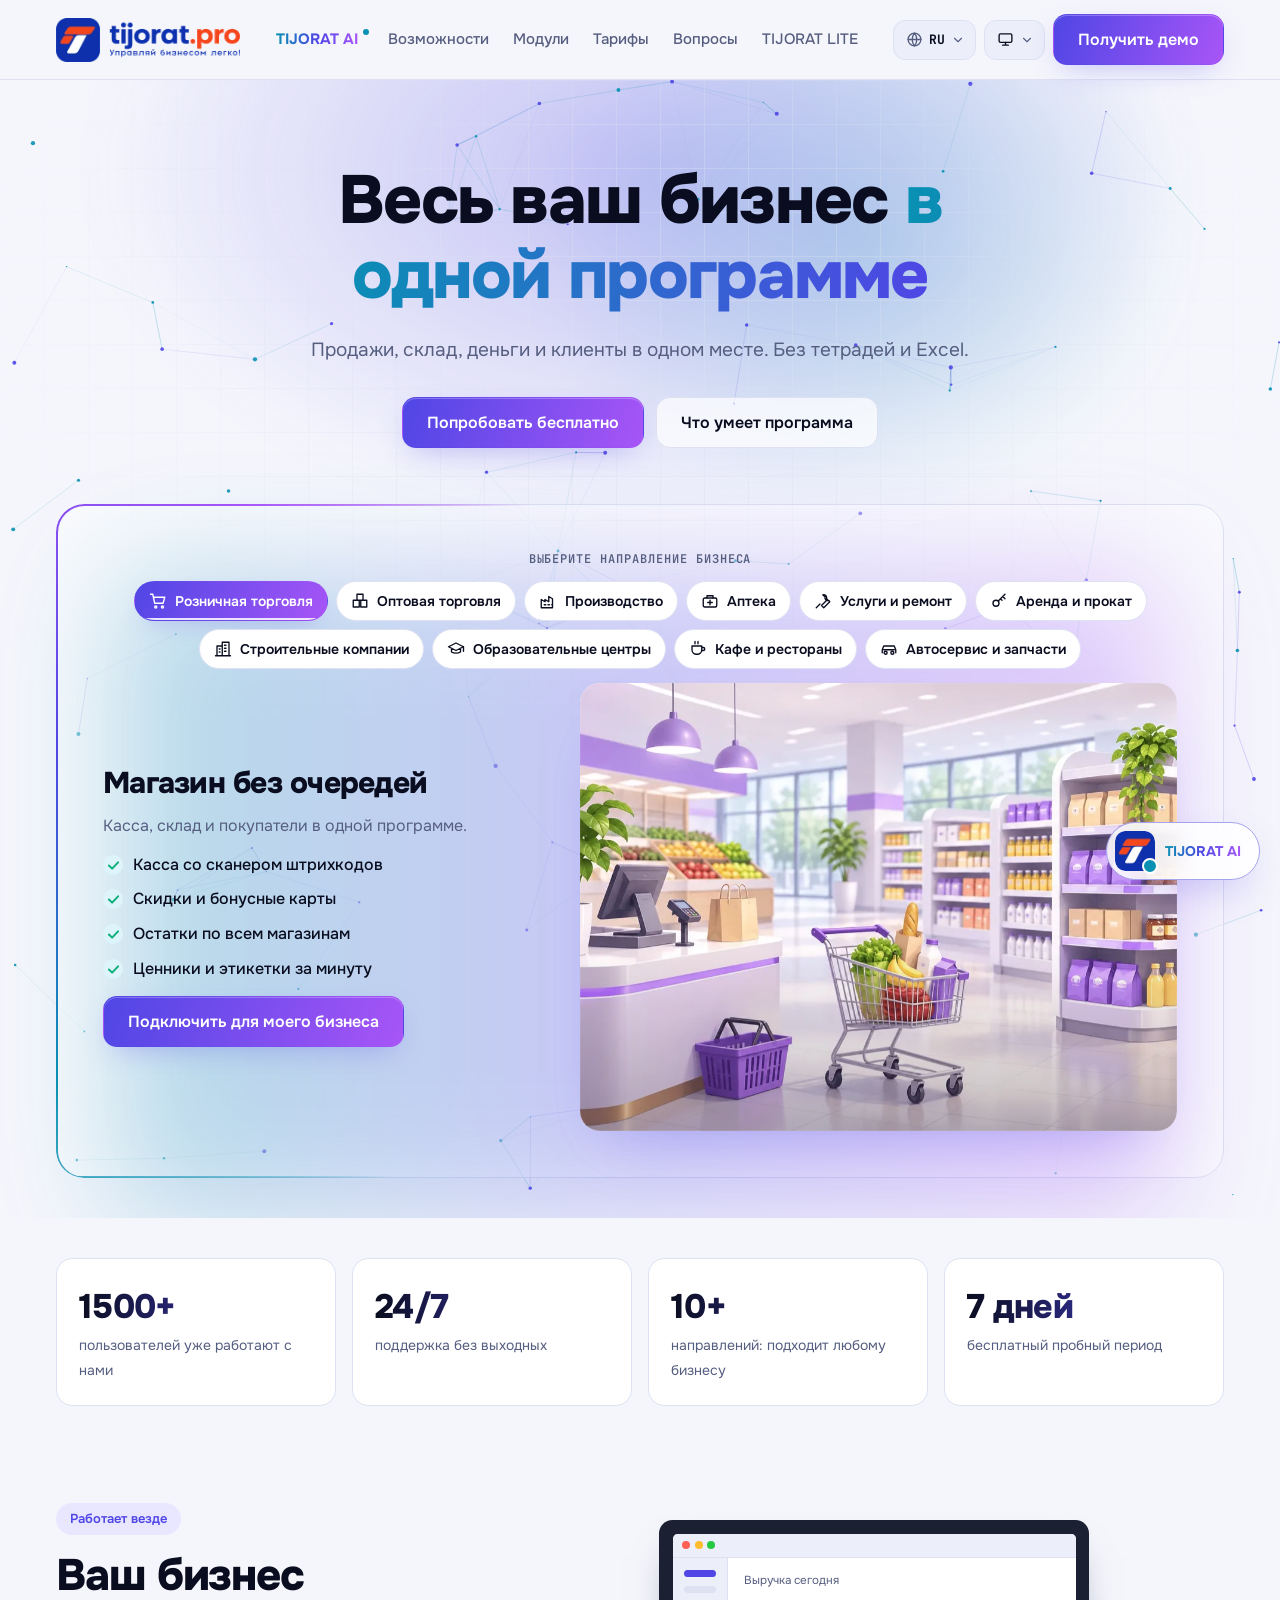
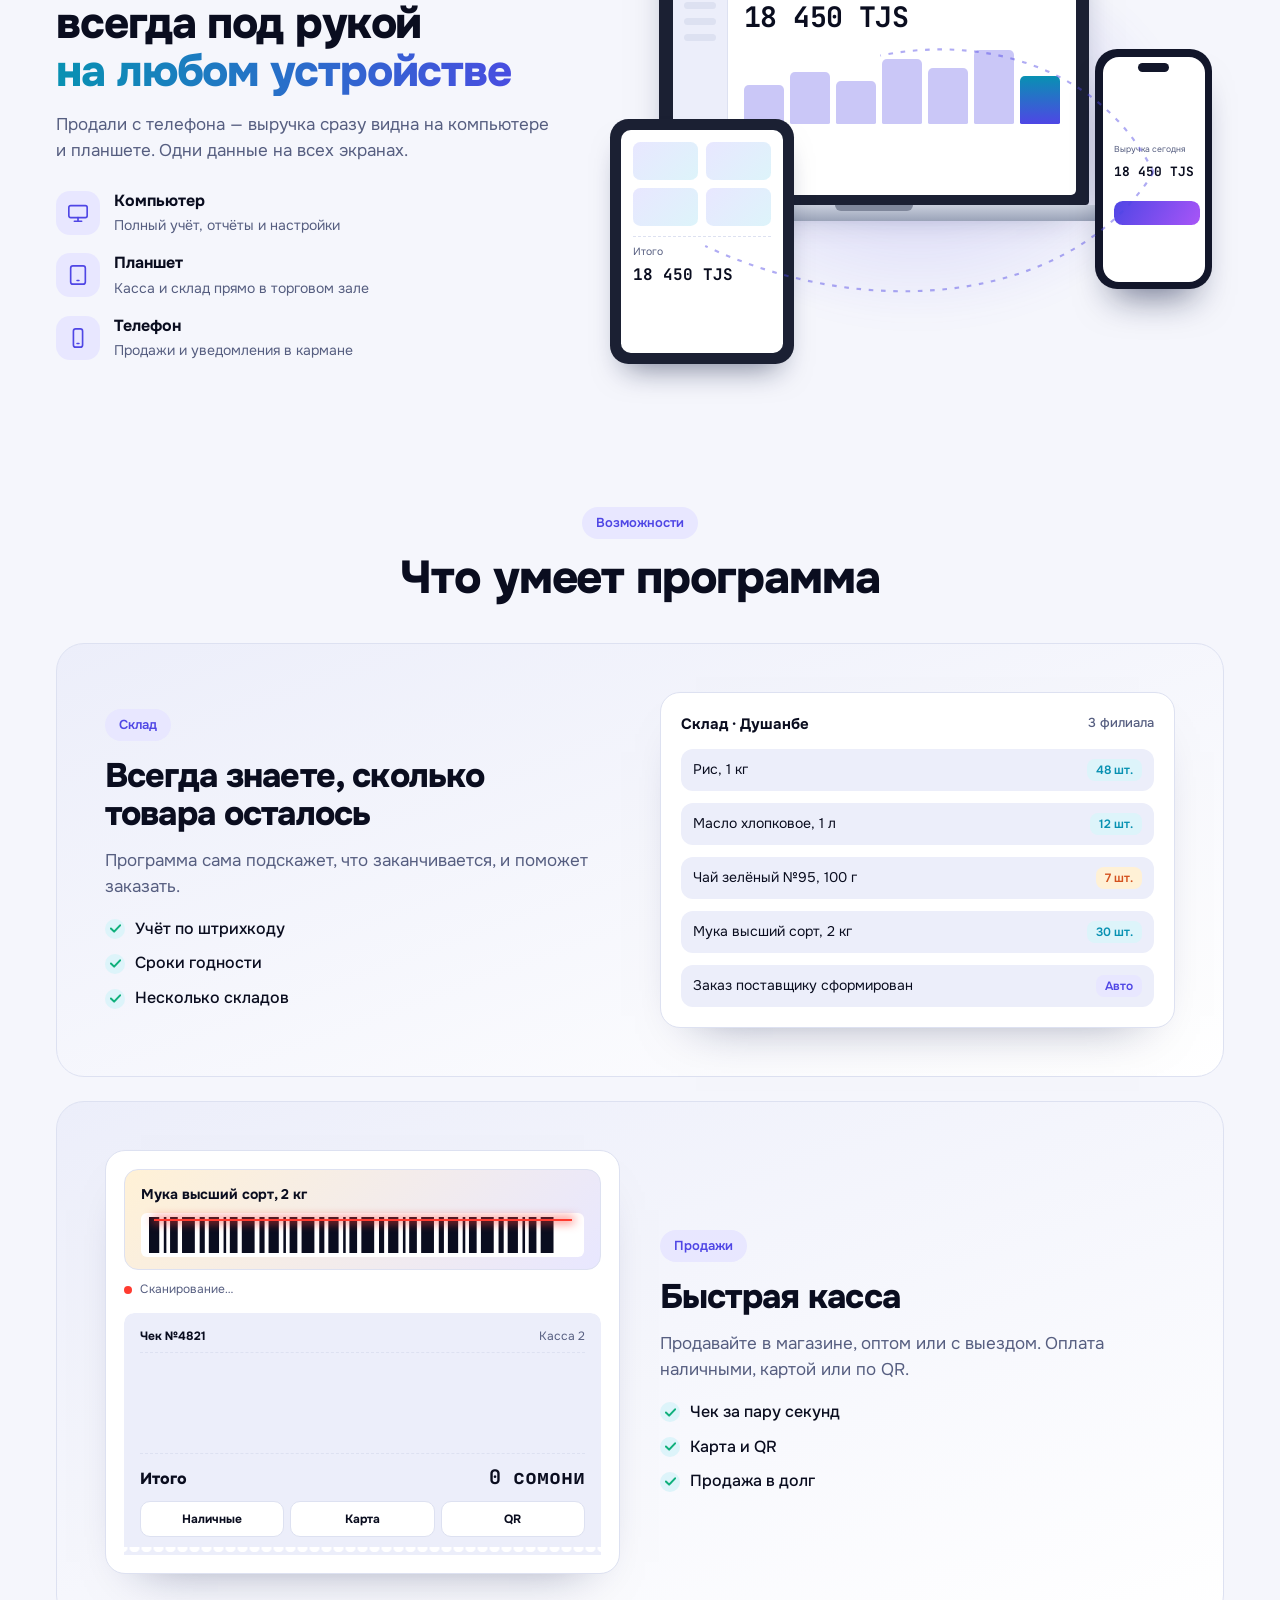
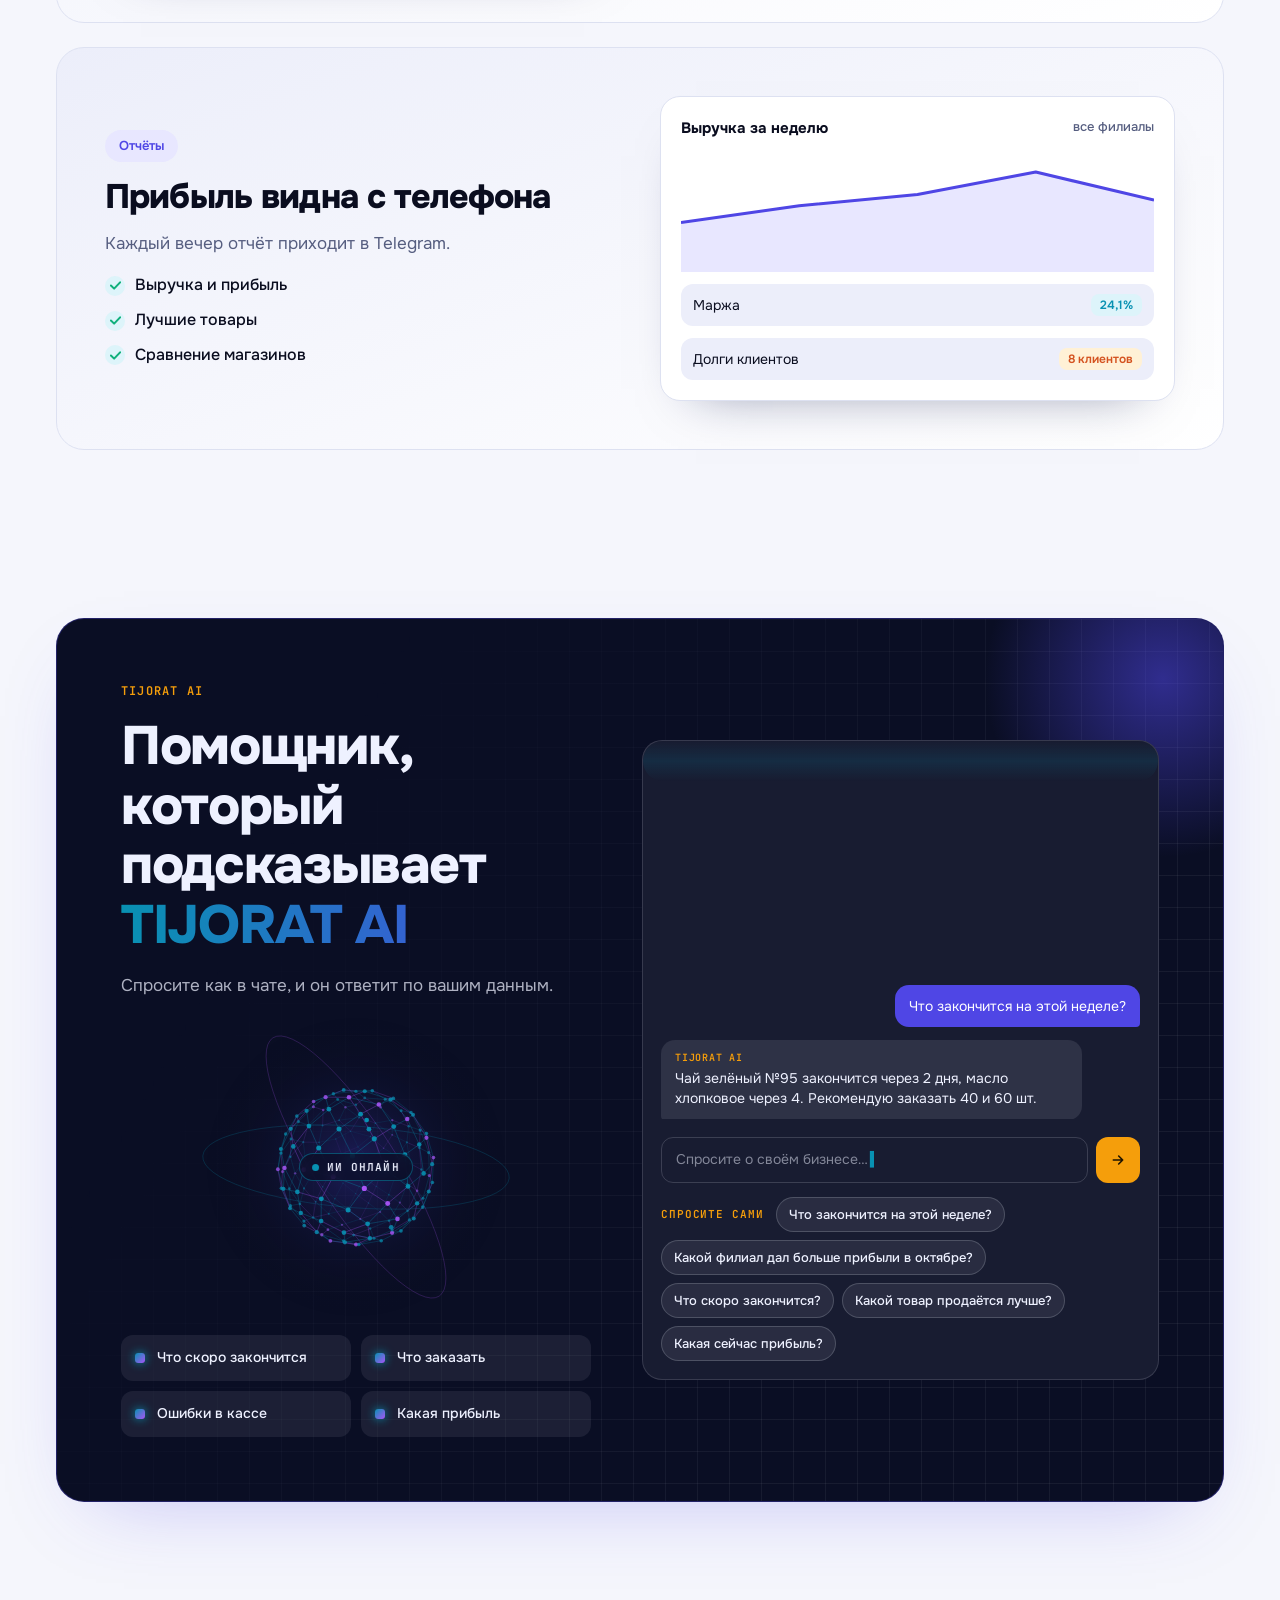
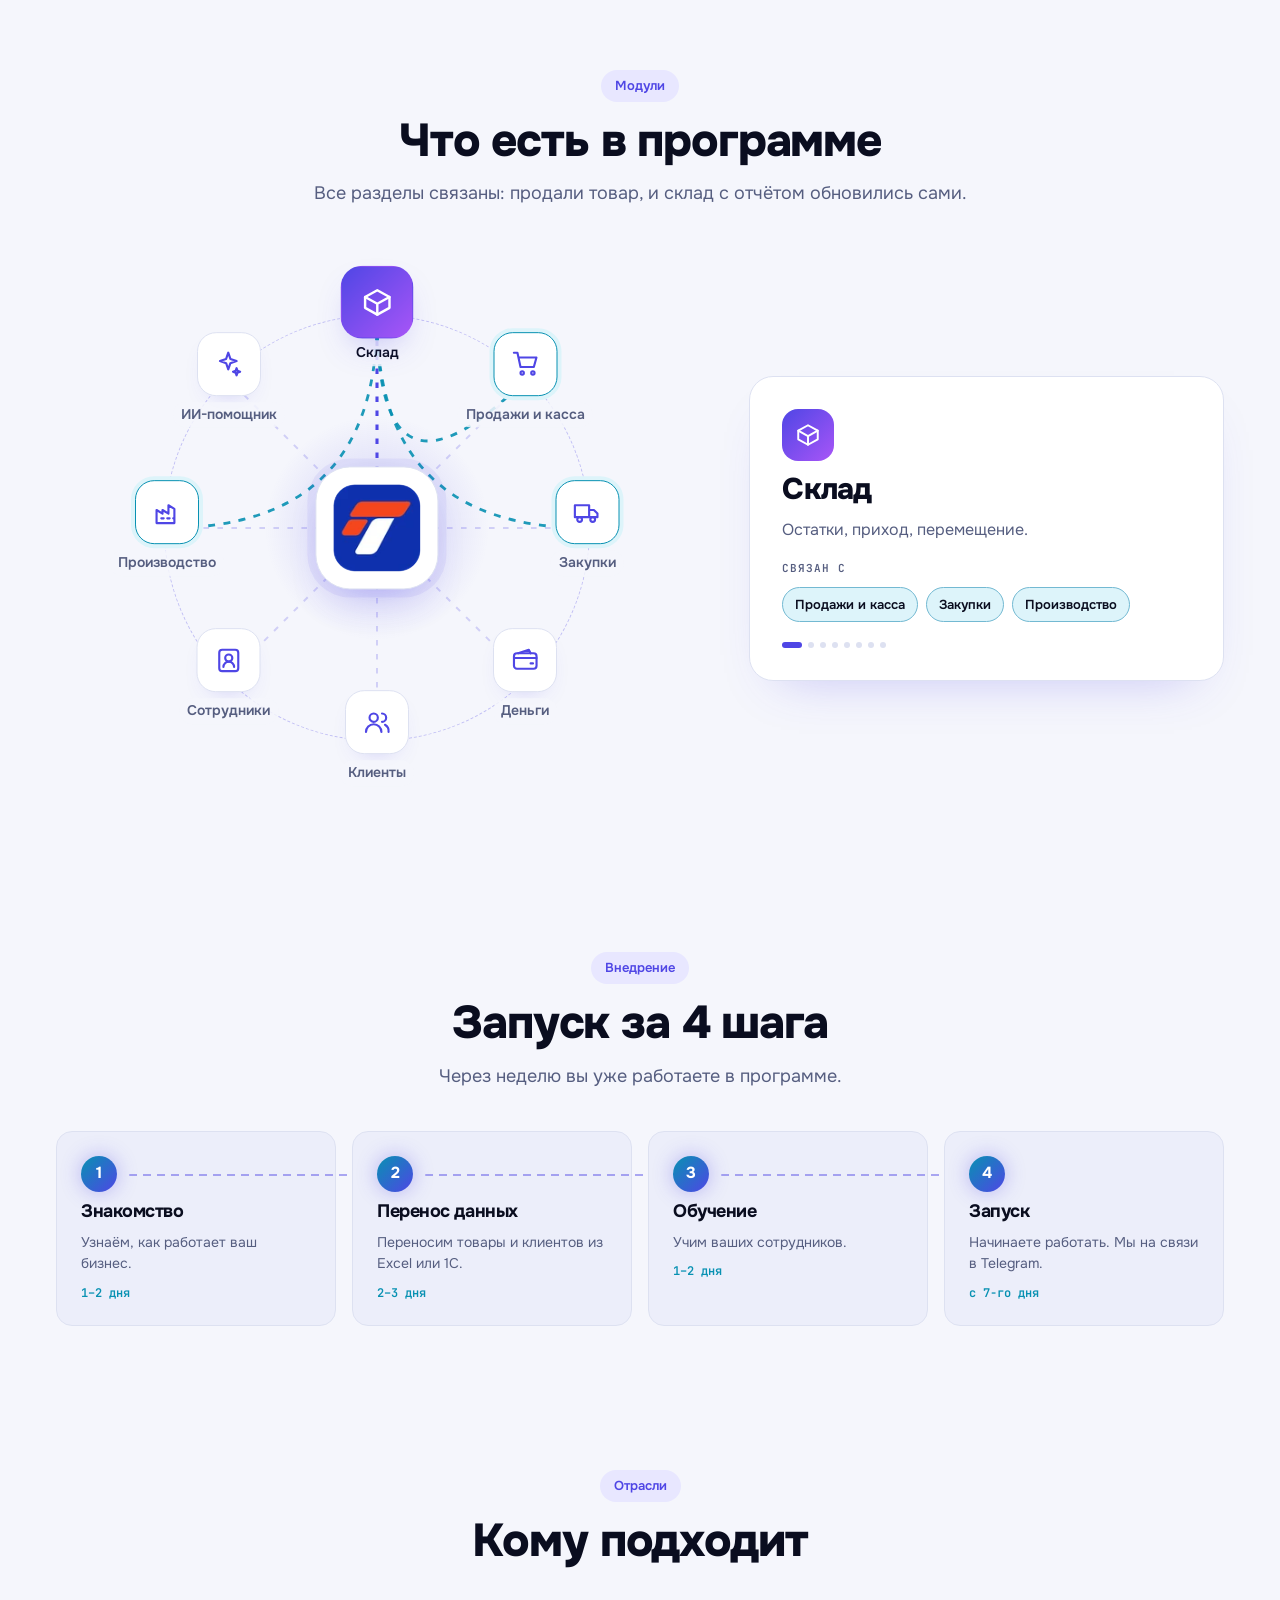
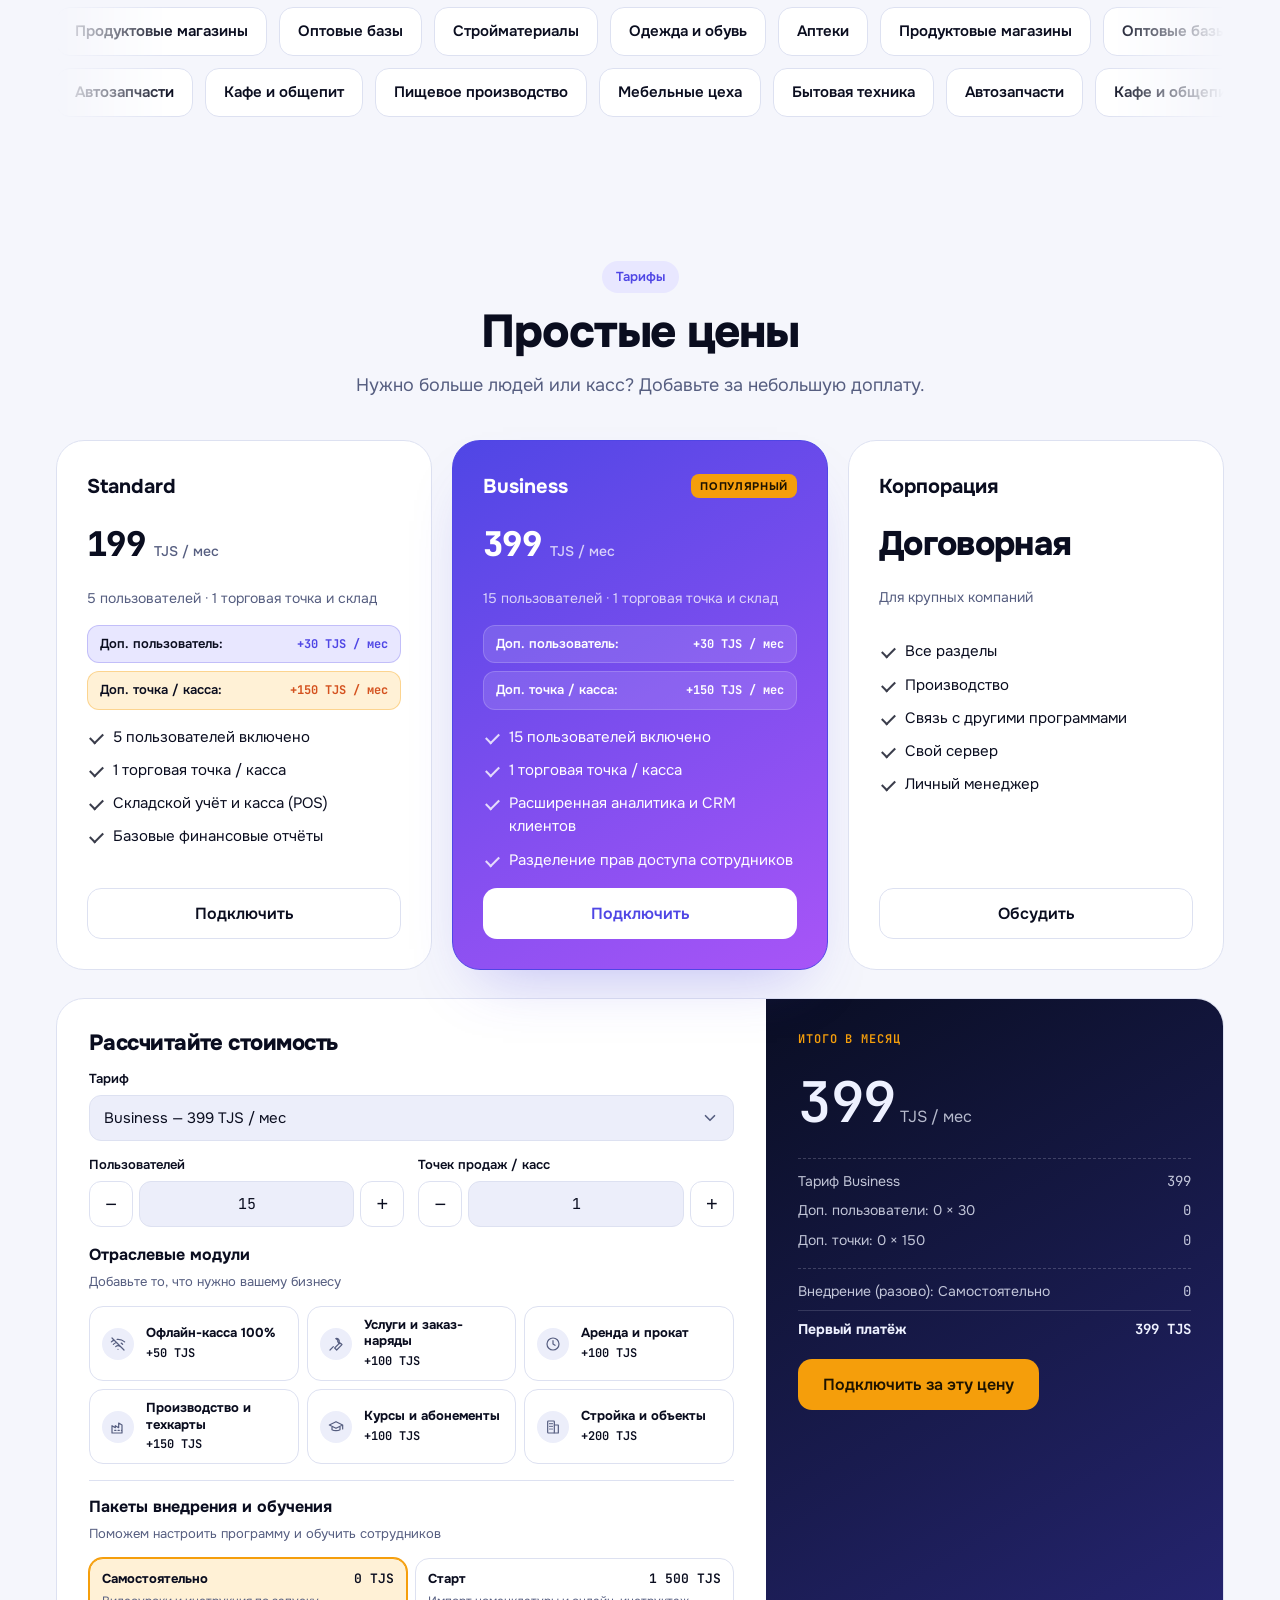
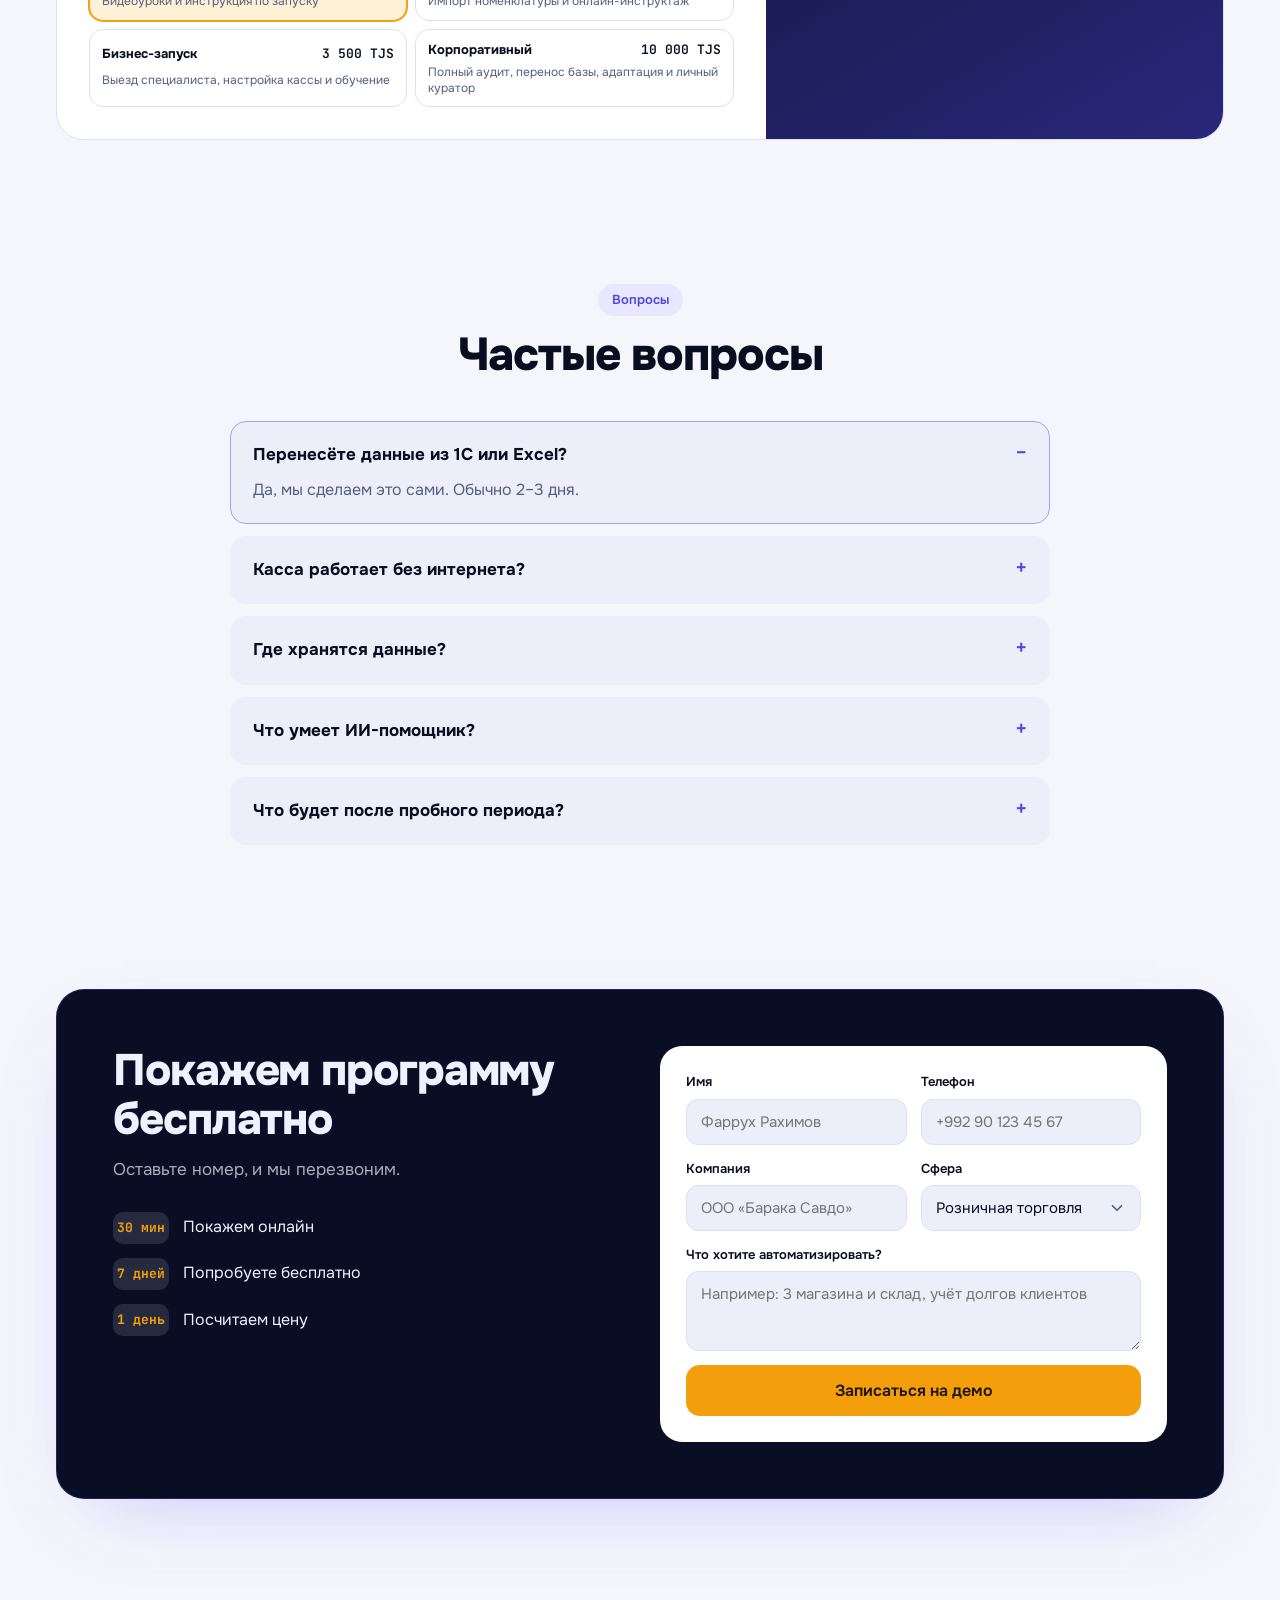
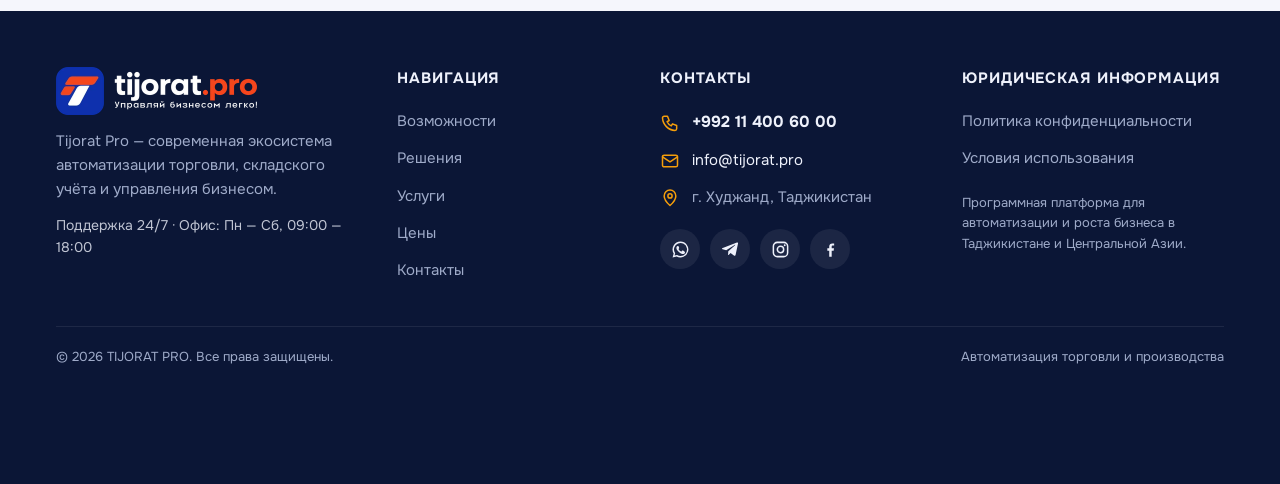
<file: tijorat.pro/source/index.html>
<!doctype html>
<html lang="ru">
<head>
<meta charset="utf-8">
<meta name="viewport" content="width=device-width,initial-scale=1,viewport-fit=cover">
<meta name="description" content="TIJORAT PRO — ERP-система для автоматизации торговли, склада и бизнеса в Таджикистане.">
<style>
:root{color-scheme:light;padding-top:env(safe-area-inset-top,0px);padding-bottom:env(safe-area-inset-bottom,0px)}
body{margin:0;font:14px system-ui,-apple-system,"Segoe UI",sans-serif}
img{max-width:100%}
[hidden]{display:none!important}
</style>
</head>
<body>
<title>TIJORAT PRO</title>
<link rel="icon" type="image/webp" href="[data-uri]">
<meta name="viewport" content="width=device-width,initial-scale=1,viewport-fit=cover">
<meta name="claude:viewport-fit-sides" content="cover">
<link rel="preconnect" href="https://fonts.googleapis.com">
<link rel="preconnect" href="https://fonts.gstatic.com" crossorigin>
<link rel="stylesheet" href="https://fonts.googleapis.com/css2?family=Onest:wght@400;500;600;700;800&family=JetBrains+Mono:wght@500;600&display=swap">
<style>
/* Layout: futuristic product landing. Live particle network behind the hero, glowing gradient frames around the product, dark glass bands. Content comes from data.json. */
:root {
  --bg: #f5f6fc;
  --soft: #eceefa;
  --card: #ffffff;
  --fg: #0a0d1f;
  --muted: #565e80;
  --line: #dde1f1;
  --brand: #4f46e5;
  --brand-ink: #ffffff;
  --brand-soft: #e8e7ff;
  --mint: #0891b2;
  --mint-soft: #ddf4fa;
  --violet: #a855f7;
  --sun: #f59e0b;
  --sun-soft: #fff1d6;
  --warn: #d4521f;
  --night: #0a0e24;
  --night-fg: #eef1ff;
  --glow: rgba(79, 70, 229, .35);
  --f-sans: "Onest", "Segoe UI", system-ui, sans-serif;
  --f-mono: "JetBrains Mono", ui-monospace, Menlo, monospace;
  --r-lg: 28px;
  --r: 16px;
}
@media (prefers-color-scheme: dark) {
  :root:not([data-theme="light"]) {
    --bg: #04060f; --soft: #0a0e1f; --card: #0d1226; --fg: #eef1ff; --muted: #8d96ba; --line: #1b2242;
    --brand: #7c7cff; --brand-ink: #05061a; --brand-soft: #17184a; --mint: #22d3ee; --mint-soft: #082a33; --violet: #c084fc;
    --sun: #fbbf24; --sun-soft: #33260a; --warn: #ff8a5b; --night: #0b1030; --night-fg: #eef1ff; --glow: rgba(124, 124, 255, .45); color-scheme: dark;
  }
}
:root[data-theme="dark"] {
  --bg: #04060f; --soft: #0a0e1f; --card: #0d1226; --fg: #eef1ff; --muted: #8d96ba; --line: #1b2242;
  --brand: #7c7cff; --brand-ink: #05061a; --brand-soft: #17184a; --mint: #22d3ee; --mint-soft: #082a33; --violet: #c084fc;
  --sun: #fbbf24; --sun-soft: #33260a; --warn: #ff8a5b; --night: #0b1030; --night-fg: #eef1ff; --glow: rgba(124, 124, 255, .45); color-scheme: dark;
}
* { box-sizing: border-box; }
body { background: var(--bg); color: var(--fg); font-family: var(--f-sans); font-size: 16px; line-height: 1.55; }
h1, h2, h3 { margin: 0; text-wrap: balance; letter-spacing: -0.025em; line-height: 1.1; }
p { margin: 0; }
:focus-visible { outline: 3px solid var(--sun); outline-offset: 2px; }
.wrap { max-width: 1200px; margin: 0 auto; padding-left: max(16px, env(safe-area-inset-left, 0px)); padding-right: max(16px, env(safe-area-inset-right, 0px)); }
.num { font-family: var(--f-mono); font-variant-numeric: tabular-nums; }
.pill { display: inline-flex; align-items: center; gap: 8px; padding: 6px 14px; border-radius: 99px; background: var(--brand-soft); color: var(--brand); font-weight: 600; font-size: 13px; }
.btn { display: inline-flex; align-items: center; justify-content: center; gap: 8px; padding: 14px 24px; border-radius: 14px; font: 600 16px var(--f-sans); border: 1px solid transparent; cursor: pointer; text-decoration: none; transition: transform .15s, box-shadow .15s; }
.btn:hover { transform: translateY(-1px); }
.btn-brand { background: var(--brand); color: var(--brand-ink); box-shadow: 0 10px 24px -12px var(--brand); }
.btn-line { background: var(--card); color: var(--fg); border-color: var(--line); }
.btn-sun { background: var(--sun); color: #1d1300; }

body::before { content: ""; position: fixed; inset: 0 0 auto; height: env(safe-area-inset-top, 0px); z-index: 10; background: var(--bg); }
header.top { position: sticky; top: env(safe-area-inset-top, 0px); z-index: 9; background: color-mix(in srgb, var(--bg) 90%, transparent); backdrop-filter: blur(10px); border-bottom: 1px solid var(--line); }
header.top .wrap { display: flex; align-items: center; justify-content: space-between; gap: 16px; padding-block: 14px; }
.logo { display: flex; align-items: center; gap: 10px; font-weight: 800; font-size: 19px; color: var(--fg); text-decoration: none; letter-spacing: .01em; }
.logo svg { width: 34px; height: 34px; flex: none; }
.logo b { color: var(--brand); }
nav.links { display: flex; gap: 24px; }
nav.links a { color: var(--muted); text-decoration: none; font-weight: 500; font-size: 15px; }
nav.links a:hover { color: var(--fg); }
@media (max-width: 1100px) { nav.links { display: none; } }
@media (max-width: 880px) { header.top .btn { padding: 10px 16px; font-size: 14px; } }

/* hero */
.hero { padding-block: 64px 40px; text-align: center; }
.hero h1 { font-size: clamp(34px, 6vw, 68px); font-weight: 800; max-width: 15em; margin: 20px auto 0; }
.hero h1 .acc { color: var(--brand); }
.hero .lead { margin: 22px auto 0; font-size: clamp(16px, 2vw, 19px); color: var(--muted); max-width: 40em; }
.hero .cta { display: flex; flex-wrap: wrap; justify-content: center; gap: 12px; margin-top: 32px; }
.stage { margin-top: 56px; padding: clamp(10px, 2vw, 22px); border-radius: var(--r-lg); background: linear-gradient(160deg, var(--brand-soft), var(--mint-soft)); text-align: left; }

/* demo app */
.app { background: var(--card); border-radius: 20px; border: 1px solid var(--line); overflow: hidden; box-shadow: 0 30px 70px -40px rgba(12, 21, 70, .45); display: grid; grid-template-columns: 200px minmax(0, 1fr); }
@media (max-width: 760px) { .app { grid-template-columns: minmax(0, 1fr); } }
.app aside { border-right: 1px solid var(--line); padding: 18px 12px; display: grid; gap: 4px; align-content: start; background: var(--soft); }
.app aside .it { font: inherit; border: 0; background: transparent; text-align: left; cursor: pointer; width: 100%; transition: background .15s, color .15s; display: flex; align-items: center; gap: 10px; padding: 9px 12px; border-radius: 10px; font-size: 14px; color: var(--muted); font-weight: 500; }
.app aside .it.on { background: var(--card); color: var(--fg); box-shadow: 0 1px 0 var(--line); }
.app aside .dot { width: 8px; height: 8px; border-radius: 3px; background: var(--line); }
.app aside .it.on .dot { background: var(--brand); }
.app aside .it:hover { color: var(--fg); background: color-mix(in srgb, var(--card) 60%, transparent); }
@media (max-width: 760px) {
  .app aside { display: flex; gap: 6px; overflow-x: auto; padding: 10px; border-right: 0; border-bottom: 1px solid var(--line); scrollbar-width: none; }
  .app aside .it { width: auto; white-space: nowrap; flex: none; padding: 8px 12px; }
}
#v-other { display: grid; gap: 14px; align-content: start; min-width: 0; }
.view-h { display: flex; justify-content: space-between; align-items: center; gap: 12px; flex-wrap: wrap; }
.view-h h4 { margin: 0; font-size: 18px; }
.tbl-w { overflow-x: auto; border: 1px solid var(--line); border-radius: 14px; }
.tbl { width: 100%; border-collapse: collapse; font-size: 14px; }
.tbl th { text-align: left; font-size: 12px; font-weight: 600; color: var(--muted); padding: 10px 14px; background: var(--soft); white-space: nowrap; }
.tbl td { padding: 10px 14px; border-top: 1px solid var(--line); white-space: nowrap; }
.tbl td.r, .tbl th.r { text-align: right; }
.tbl tfoot td { font-weight: 700; background: var(--soft); }
.btn-s { font: 600 13px var(--f-sans); padding: 7px 12px; border-radius: 9px; border: 0; color: var(--brand-ink); background: var(--brand); cursor: pointer; }
.btn-s.alt { background: var(--soft); color: var(--fg); border: 1px solid var(--line); }
.empty { padding: 28px; text-align: center; color: var(--muted); border: 1px dashed var(--line); border-radius: 14px; }
.fin { display: grid; grid-template-columns: repeat(2, minmax(0, 1fr)); gap: 12px; }
.fin .kpi .v { font-size: 22px; }
.fin .kpi.big { grid-column: 1 / -1; background: linear-gradient(120deg, var(--brand-soft), var(--mint-soft)); }
.muted { color: var(--muted); font-size: 13px; }
.aiq { display: flex; flex-wrap: wrap; gap: 8px; }
.aiq button { font: 500 14px var(--f-sans); padding: 9px 14px; border-radius: 99px; border: 1px solid var(--line); background: var(--card); color: var(--fg); cursor: pointer; }
.aiq button:hover { border-color: var(--brand); color: var(--brand); }
.ai-ans { display: grid; gap: 10px; }
.ai-ans .msg { max-width: 100%; }
.ai-ans .msg.a { background: var(--soft); color: var(--fg); }
.ai-ans .msg.a::before { color: var(--brand); }
.app main { min-width: 0; padding: 18px; display: grid; gap: 16px; }
.app-h { display: flex; justify-content: space-between; align-items: center; gap: 12px; flex-wrap: wrap; }
.app-h b { font-size: 16px; }
.live { display: inline-flex; align-items: center; gap: 6px; font-size: 12px; font-weight: 600; color: var(--mint); background: var(--mint-soft); padding: 4px 10px; border-radius: 99px; }
.live::before { content: ""; width: 7px; height: 7px; border-radius: 50%; background: var(--mint); }
.kpis { display: grid; grid-template-columns: repeat(4, minmax(0, 1fr)); gap: 12px; }
@media (max-width: 620px) { .kpis { grid-template-columns: repeat(2, minmax(0, 1fr)); } }
.kpi { background: var(--soft); border-radius: 14px; padding: 14px; min-width: 0; }
.kpi small { display: block; font-size: 12px; color: var(--muted); }
.kpi .v { font-family: var(--f-mono); font-weight: 600; font-size: 18px; margin-top: 4px; white-space: nowrap; overflow: hidden; text-overflow: ellipsis; transition: color .3s; }
.kpi .v.flash { color: var(--mint); }
.app-grid { display: grid; grid-template-columns: minmax(0, 1.3fr) minmax(0, 1fr); gap: 16px; }
@media (max-width: 900px) { .app-grid { grid-template-columns: minmax(0, 1fr); } }
.panel { border: 1px solid var(--line); border-radius: 14px; padding: 14px; min-width: 0; }
.panel-h { display: flex; justify-content: space-between; font-size: 13px; color: var(--muted); font-weight: 600; margin-bottom: 6px; }
.row { display: grid; grid-template-columns: minmax(0, 1fr) auto auto; gap: 10px; align-items: center; padding: 9px 0; border-bottom: 1px solid var(--line); font-size: 14px; }
.row:last-child { border-bottom: 0; }
.row .nm { min-width: 0; }
.row .nm div { white-space: nowrap; overflow: hidden; text-overflow: ellipsis; font-weight: 600; }
.row .nm span { font-size: 12px; color: var(--muted); }
.qty { font-family: var(--f-mono); font-size: 13px; padding: 3px 9px; border-radius: 8px; background: var(--soft); }
.qty.low { background: var(--sun-soft); color: var(--warn); font-weight: 600; }
.sell { font: 600 13px var(--f-sans); padding: 7px 12px; border-radius: 9px; border: 0; color: var(--brand-ink); background: var(--brand); cursor: pointer; }
.sell:disabled { opacity: .35; cursor: not-allowed; }
.side { display: grid; gap: 16px; align-content: start; min-width: 0; }
.bars { display: flex; align-items: flex-end; gap: 8px; height: 96px; }
.bars div { flex: 1; background: var(--brand-soft); border-radius: 6px 6px 2px 2px; min-height: 4px; transition: height .3s; }
.bars div:last-child { background: var(--brand); }
.bars-l { display: flex; gap: 8px; font-family: var(--f-mono); font-size: 10px; color: var(--muted); margin-top: 4px; }
.bars-l span { flex: 1; text-align: center; }
.alert { display: flex; gap: 10px; align-items: center; justify-content: space-between; flex-wrap: wrap; padding: 10px 12px; border-radius: 12px; background: var(--sun-soft); font-size: 13px; }
.alert button { font: 600 12px var(--f-sans); border: 0; border-radius: 8px; padding: 7px 10px; background: var(--sun); color: #1d1300; cursor: pointer; }
.log { list-style: none; margin: 0; padding: 0 8px 0 0; display: grid; gap: 7px; font-size: 13px; max-height: 120px; overflow: auto; }
.log li { display: flex; justify-content: space-between; gap: 8px; }
.log li span:first-child { min-width: 0; overflow: hidden; text-overflow: ellipsis; white-space: nowrap; color: var(--muted); }
.demo-note { text-align: center; font-size: 13px; color: var(--muted); margin-top: 14px; }

/* stats */
.stats { display: grid; grid-template-columns: repeat(4, minmax(0, 1fr)); gap: 16px; padding-block: 40px 24px; }
@media (max-width: 760px) { .stats { grid-template-columns: repeat(2, minmax(0, 1fr)); } }
.stat { padding: 22px; border-radius: var(--r); background: var(--soft); }
.stat strong { display: block; font-size: clamp(24px, 3vw, 34px); font-weight: 800; letter-spacing: -0.02em; }
.stat span { color: var(--muted); font-size: 14px; }

section.sec { padding-block: 72px; }
.sec-h { display: grid; gap: 14px; max-width: 760px; margin-bottom: 40px; }
.sec-h.c { text-align: center; margin-inline: auto; justify-items: center; }
.sec-h h2 { font-size: clamp(28px, 4vw, 46px); font-weight: 800; }
.sec-h p { color: var(--muted); font-size: 18px; }

/* features */
.feats { display: grid; gap: 24px; }
.feat { display: grid; grid-template-columns: minmax(0, 1fr) minmax(0, 1fr); gap: 40px; align-items: center; padding: clamp(24px, 4vw, 48px); border-radius: var(--r-lg); background: var(--soft); }
.feat:nth-child(even) .copy { order: 2; }
@media (max-width: 860px) { .feat { grid-template-columns: minmax(0, 1fr); gap: 28px; } .feat:nth-child(even) .copy { order: 0; } }
.feat .copy { display: grid; gap: 16px; justify-items: start; min-width: 0; }
.feat h3 { font-size: clamp(24px, 3vw, 34px); font-weight: 800; }
.feat p { color: var(--muted); font-size: 17px; }
.feat ul { list-style: none; padding: 0; margin: 0; display: grid; gap: 10px; }
.feat li { display: flex; gap: 10px; align-items: center; font-weight: 500; }
.feat li::before { content: ""; width: 20px; height: 20px; flex: none; border-radius: 50%; background: var(--mint-soft) center / 11px no-repeat url("data:image/svg+xml,%3Csvg xmlns='http://www.w3.org/2000/svg' viewBox='0 0 12 10'%3E%3Cpath d='M1 5l3.5 3.5L11 1.5' fill='none' stroke='%2310b07c' stroke-width='2.2' stroke-linecap='round' stroke-linejoin='round'/%3E%3C/svg%3E"); }
.mock { background: var(--card); border-radius: 20px; border: 1px solid var(--line); padding: 20px; display: grid; gap: 12px; min-width: 0; box-shadow: 0 24px 50px -36px rgba(12, 21, 70, .5); }
.mock .mh { display: flex; justify-content: space-between; font-weight: 700; font-size: 15px; }
.mock .mh span { font-weight: 500; color: var(--muted); font-size: 13px; }
.mrow { display: flex; justify-content: space-between; align-items: center; gap: 10px; padding: 10px 12px; border-radius: 12px; background: var(--soft); font-size: 14px; }
.mrow > span:first-child { min-width: 0; overflow: hidden; text-overflow: ellipsis; white-space: nowrap; }
.chip { font: 600 12px var(--f-sans); padding: 3px 9px; border-radius: 8px; white-space: nowrap; }
.chip.ok { background: var(--mint-soft); color: var(--mint); }
.chip.low { background: var(--sun-soft); color: var(--warn); }
.chip.b { background: var(--brand-soft); color: var(--brand); }
.pay { display: grid; grid-template-columns: repeat(3, minmax(0, 1fr)); gap: 8px; }
.pay div { text-align: center; padding: 12px 6px; border-radius: 12px; border: 1px solid var(--line); font-weight: 700; font-size: 14px; }
.pay div.on { border-color: var(--brand); color: var(--brand); background: var(--brand-soft); }
.total { display: flex; justify-content: space-between; align-items: baseline; font-weight: 800; font-size: 22px; padding-top: 6px; border-top: 1px dashed var(--line); }
.spark { width: 100%; height: 120px; display: block; }

/* modules */
.mods { display: grid; grid-template-columns: repeat(4, minmax(0, 1fr)); gap: 16px; }
@media (max-width: 980px) { .mods { grid-template-columns: repeat(2, minmax(0, 1fr)); } }
@media (max-width: 480px) { .mods { grid-template-columns: minmax(0, 1fr); } }
.mod { padding: 22px; border-radius: var(--r); border: 1px solid var(--line); background: var(--card); display: grid; gap: 10px; align-content: start; transition: border-color .2s, transform .2s; }
.mod:hover { border-color: var(--brand); transform: translateY(-2px); }
.mod .code { width: 48px; height: 48px; border-radius: 14px; display: grid; place-items: center; font: 600 12px var(--f-mono); background: var(--brand-soft); color: var(--brand); }
.mod:nth-child(3n+2) .code { background: var(--mint-soft); color: var(--mint); }
.mod:nth-child(3n) .code { background: var(--sun-soft); color: var(--warn); }
.mod h3 { font-size: 18px; font-weight: 700; }
.mod p { color: var(--muted); font-size: 14px; }

/* steps */
.steps { display: grid; grid-template-columns: repeat(4, minmax(0, 1fr)); gap: 16px; }
@media (max-width: 880px) { .steps { grid-template-columns: repeat(2, minmax(0, 1fr)); } }
@media (max-width: 480px) { .steps { grid-template-columns: minmax(0, 1fr); } }
.step { padding: 24px; border-radius: var(--r); background: var(--soft); display: grid; gap: 10px; align-content: start; }
.step .n { width: 36px; height: 36px; border-radius: 50%; display: grid; place-items: center; background: var(--brand); color: var(--brand-ink); font-weight: 700; }
.step h3 { font-size: 18px; font-weight: 700; }
.step p { color: var(--muted); font-size: 14px; }
.step .t { font: 600 12px var(--f-mono); color: var(--mint); }

.inds { display: flex; flex-wrap: wrap; justify-content: center; gap: 10px; }
.ind { padding: 12px 18px; border-radius: 14px; background: var(--soft); font-weight: 600; font-size: 15px; }

/* pricing */
.billing { display: inline-flex; border-radius: 14px; padding: 4px; background: var(--soft); }
.billing button { font: 600 14px var(--f-sans); border: 0; background: transparent; padding: 10px 16px; border-radius: 11px; cursor: pointer; color: var(--muted); }
.billing button[aria-pressed="true"] { background: var(--card); color: var(--fg); box-shadow: 0 2px 8px -4px rgba(0,0,0,.25); }
.plans { display: grid; grid-template-columns: repeat(3, minmax(0, 1fr)); gap: 20px; margin-top: 28px; }
@media (max-width: 900px) { .plans { grid-template-columns: minmax(0, 1fr); max-width: 480px; margin-inline: auto; } }
.plan { border-radius: var(--r-lg); border: 1px solid var(--line); background: var(--card); padding: 30px; display: grid; gap: 16px; grid-template-rows: auto auto auto 1fr auto; text-align: left; }
.plan.featured { background: var(--brand); color: var(--brand-ink); border-color: var(--brand); }
.plan.featured .who, .plan.featured .price small { color: color-mix(in srgb, var(--brand-ink) 75%, transparent); }
.plan.featured .btn { background: var(--brand-ink); color: var(--brand); }
.plan .pn { display: flex; justify-content: space-between; align-items: center; gap: 8px; font-size: 20px; font-weight: 700; }
.plan .badge { font: 700 11px var(--f-sans); text-transform: uppercase; letter-spacing: .06em; background: var(--sun); color: #1d1300; padding: 5px 9px; border-radius: 8px; }
.plan .price { font-size: 34px; font-weight: 800; letter-spacing: -0.02em; }
.plan .price small { font-size: 14px; font-weight: 500; color: var(--muted); letter-spacing: 0; }
.plan .who { color: var(--muted); font-size: 14px; }
.plan ul { list-style: none; padding: 0; margin: 0; display: grid; gap: 10px; font-size: 15px; align-content: start; }
.plan li { padding-left: 26px; position: relative; }
.plan li::before { content: ""; position: absolute; left: 3px; top: 7px; width: 11px; height: 6px; border-left: 2.5px solid currentColor; border-bottom: 2.5px solid currentColor; transform: rotate(-45deg); opacity: .8; }

/* faq */
.faq { max-width: 820px; margin: 0 auto; display: grid; gap: 12px; }
.faq details { border-radius: var(--r); background: var(--soft); padding: 20px 22px; }
.faq summary { cursor: pointer; font-weight: 700; font-size: 17px; list-style: none; display: flex; justify-content: space-between; gap: 16px; }
.faq summary::-webkit-details-marker { display: none; }
.faq summary::after { content: "+"; color: var(--brand); font-size: 22px; line-height: 1; font-weight: 500; }
.faq details[open] summary::after { content: "−"; }
.faq details p { margin-top: 10px; color: var(--muted); max-width: 65ch; }

/* contact */
.night { background: var(--night); color: var(--night-fg); border-radius: var(--r-lg); padding: clamp(24px, 5vw, 56px); display: grid; grid-template-columns: minmax(0, 1fr) minmax(0, 1fr); gap: 40px; align-items: start; }
@media (max-width: 860px) { .night { grid-template-columns: minmax(0, 1fr); } }
.night h2 { font-size: clamp(28px, 4vw, 44px); font-weight: 800; }
.night .sub { color: color-mix(in srgb, var(--night-fg) 70%, transparent); margin-top: 14px; font-size: 17px; }
.perks { list-style: none; padding: 0; margin: 28px 0 0; display: grid; gap: 14px; }
.perks li { display: flex; gap: 14px; align-items: center; }
.perks b { min-width: 56px; padding: 6px 0; text-align: center; border-radius: 10px; background: color-mix(in srgb, var(--night-fg) 12%, transparent); font-family: var(--f-mono); font-size: 13px; color: var(--sun); }
form.lead { background: var(--card); color: var(--fg); border-radius: 22px; padding: 26px; display: grid; gap: 14px; }
.field { display: grid; gap: 6px; }
.field label { font-size: 13px; font-weight: 600; }
.field input, .field select, .field textarea { font: 15px var(--f-sans); padding: 12px 14px; border: 1px solid var(--line); border-radius: 12px; background: var(--soft); color: var(--fg); width: 100%; }
.field textarea { min-height: 80px; resize: vertical; }
.err { font-size: 12px; color: var(--warn); }
.two { display: grid; grid-template-columns: minmax(0, 1fr) minmax(0, 1fr); gap: 14px; }
@media (max-width: 480px) { .two { grid-template-columns: minmax(0, 1fr); } }
.sent { padding: 14px; border-radius: 12px; background: var(--mint-soft); font-size: 14px; }

/* footer: one dark look in both themes */
footer { --fb: #0b1636; --ff: #eef1fb; --fm: #9fabc9; --fa: #f59e0b; --fl: rgba(255,255,255,.08);
  background: var(--fb); color: var(--fm); font-size: 15px; margin-top: 40px; padding-bottom: 96px; }
footer .wrap { padding-block: 56px 0; }
.f-grid { display: grid; grid-template-columns: 1.15fr .85fr 1fr 1fr; gap: 40px; }
@media (max-width: 960px) { .f-grid { grid-template-columns: repeat(2, minmax(0, 1fr)); } }
@media (max-width: 560px) { .f-grid { grid-template-columns: minmax(0, 1fr); gap: 32px; } }
.f-col { display: grid; gap: 14px; align-content: start; min-width: 0; }
.f-col h4 { margin: 0 0 6px; color: var(--ff); font-size: 15px; font-weight: 700; text-transform: uppercase; letter-spacing: .06em; }
.f-brand .logo { color: var(--ff); font-size: 18px; }
.f-brand .logo b { color: var(--fa); }
.f-tag { font: 600 10px var(--f-mono); letter-spacing: .08em; text-transform: uppercase; color: var(--fa); margin-top: -8px; padding-left: 44px; }
.f-about { line-height: 1.6; max-width: 34ch; }
.f-hours { font-size: 14px; color: var(--ff); opacity: .8; }
.f-col a { color: var(--fm); text-decoration: none; transition: color .15s; }
.f-col a:hover { color: var(--ff); }
.f-ct { display: flex; align-items: center; gap: 12px; }
.f-ct svg { width: 20px; height: 20px; flex: none; fill: none; stroke: var(--fa); stroke-width: 1.8; stroke-linecap: round; stroke-linejoin: round; }
.f-ct.ph a { color: var(--ff); font-weight: 700; font-size: 16px; }
.f-ct.em a { color: var(--ff); }
.f-soc { display: flex; gap: 10px; margin-top: 6px; }
.f-soc a { width: 40px; height: 40px; border-radius: 50%; display: grid; place-items: center; background: rgba(255,255,255,.07); color: var(--ff); transition: background .2s, transform .2s; }
.f-soc a:hover { background: var(--fa); color: #1b1305; transform: translateY(-2px); }
.f-soc svg { width: 19px; height: 19px; }
.f-legal span { color: var(--fm); }
.f-note { font-size: 13px; line-height: 1.6; margin-top: 8px; }
.f-bottom { margin-top: 44px; padding-block: 20px; border-top: 1px solid var(--fl); display: flex; flex-wrap: wrap; justify-content: space-between; gap: 10px; font-size: 13px; }
.loadfail { padding: 40px 0; text-align: center; color: var(--warn); }
@media (prefers-reduced-motion: reduce) { * { transition: none !important; } }

/* controls: language + theme */
.ctrls { display: flex; align-items: center; gap: 8px; }
.seg { display: inline-flex; padding: 3px; border-radius: 11px; background: var(--soft); border: 1px solid var(--line); }
.seg button { font: 600 12px var(--f-mono); border: 0; background: transparent; color: var(--muted); padding: 6px 8px; border-radius: 8px; cursor: pointer; display: grid; place-items: center; min-width: 30px; }
.seg button[aria-pressed="true"] { background: var(--card); color: var(--fg); box-shadow: 0 1px 4px -2px rgba(0,0,0,.3); }
.seg svg { width: 15px; height: 15px; fill: none; stroke: currentColor; stroke-width: 2; stroke-linecap: round; stroke-linejoin: round; }
@media (max-width: 600px) { header.top .btn { display: none; } }
@media (max-width: 480px) { header.top .logo > span, header.top .logo > b { display: none; } .seg button { min-width: 28px; padding: 6px 6px; } }

/* tech grid behind hero */
.hero { position: relative; overflow: hidden; }
.hero::before { content: ""; position: absolute; inset: 0; z-index: -1;
  background-image: linear-gradient(var(--line) 1px, transparent 1px), linear-gradient(90deg, var(--line) 1px, transparent 1px);
  background-size: 44px 44px; opacity: .55;
  -webkit-mask-image: radial-gradient(ellipse 70% 55% at 50% 20%, #000 30%, transparent 75%); mask-image: radial-gradient(ellipse 70% 55% at 50% 20%, #000 30%, transparent 75%); }
.pill.mono { font-family: var(--f-mono); font-size: 12px; letter-spacing: .04em; }
.pill.mono::before { content: ""; width: 7px; height: 7px; border-radius: 50%; background: var(--mint); box-shadow: 0 0 0 4px var(--mint-soft); }

/* AI band */
.ai { background: var(--night); color: var(--night-fg); border-radius: var(--r-lg); padding: clamp(24px, 5vw, 56px); display: grid; grid-template-columns: minmax(0, 1fr) minmax(0, 1.1fr); gap: 40px; align-items: center; position: relative; overflow: hidden; }
.ai::after { content: ""; position: absolute; right: -120px; top: -120px; width: 360px; height: 360px; border-radius: 50%; background: radial-gradient(circle, color-mix(in srgb, var(--brand) 55%, transparent), transparent 70%); pointer-events: none; }
@media (max-width: 860px) { .ai { grid-template-columns: minmax(0, 1fr); } }
.ai .copy { display: grid; gap: 18px; justify-items: start; position: relative; z-index: 1; min-width: 0; }
.ai .tagx { font: 600 12px var(--f-mono); color: var(--sun); letter-spacing: .1em; }
.ai h2 { font-size: clamp(28px, 4vw, 44px); font-weight: 800; }
.ai p { color: color-mix(in srgb, var(--night-fg) 72%, transparent); font-size: 17px; }
.ai ul { list-style: none; padding: 0; margin: 0; display: grid; grid-template-columns: repeat(2, minmax(0, 1fr)); gap: 10px; width: 100%; }
@media (max-width: 480px) { .ai ul { grid-template-columns: minmax(0, 1fr); } }
.ai li { padding: 12px 14px; border-radius: 12px; background: color-mix(in srgb, var(--night-fg) 8%, transparent); font-size: 14px; font-weight: 500; }
.chat { position: relative; z-index: 1; background: color-mix(in srgb, var(--night-fg) 6%, var(--night)); border: 1px solid color-mix(in srgb, var(--night-fg) 14%, transparent); border-radius: 20px; padding: 18px; display: grid; gap: 12px; min-width: 0; }
.msg { max-width: 88%; padding: 11px 14px; border-radius: 14px; font-size: 14px; line-height: 1.45; }
.msg.q { justify-self: end; background: var(--brand); color: var(--brand-ink); border-bottom-right-radius: 4px; }
.msg.a { justify-self: start; background: color-mix(in srgb, var(--night-fg) 10%, transparent); border-bottom-left-radius: 4px; }
.msg.a::before { content: "TIJORAT AI"; display: block; font: 600 10px var(--f-mono); color: var(--sun); letter-spacing: .08em; margin-bottom: 4px; }
.chat-in { display: flex; gap: 8px; margin-top: 4px; }
.chat-in span { flex: 1; min-width: 0; padding: 11px 14px; border-radius: 12px; border: 1px solid color-mix(in srgb, var(--night-fg) 16%, transparent); color: color-mix(in srgb, var(--night-fg) 50%, transparent); font-size: 14px; white-space: nowrap; overflow: hidden; text-overflow: ellipsis; }
.chat-in b { width: 44px; border-radius: 12px; background: var(--sun); display: grid; place-items: center; color: #1d1300; }

/* ===== FX ===== */
@property --ang { syntax: "<angle>"; initial-value: 0deg; inherits: false; }
#fx { position: absolute; inset: 0; width: 100%; height: 100%; z-index: -1; display: block; }
.hero::before { opacity: .35; }
.hero::after { content: ""; position: absolute; z-index: -2; left: 50%; top: -260px; width: min(1100px, 140vw); height: 700px; transform: translateX(-50%); pointer-events: none;
  background: radial-gradient(closest-side, color-mix(in srgb, var(--brand) 30%, transparent), transparent), radial-gradient(closest-side at 70% 60%, color-mix(in srgb, var(--mint) 22%, transparent), transparent);
  filter: blur(20px); animation: breathe 9s ease-in-out infinite alternate; }
@keyframes breathe { from { opacity: .7; transform: translateX(-50%) scale(1); } to { opacity: 1; transform: translateX(-50%) scale(1.08); } }

.hero h1 .acc, .grad { background: linear-gradient(90deg, var(--mint), var(--brand), var(--violet), var(--mint)); background-size: 300% 100%;
  -webkit-background-clip: text; background-clip: text; color: transparent; animation: shine 8s linear infinite; }
@keyframes shine { to { background-position: 300% 0; } }

.btn-brand { background: linear-gradient(110deg, var(--brand), var(--violet)); position: relative; overflow: hidden; box-shadow: 0 10px 30px -10px var(--glow), inset 0 1px 0 rgba(255,255,255,.25); }
.btn-brand::after { content: ""; position: absolute; inset: 0; background: linear-gradient(110deg, transparent 30%, rgba(255,255,255,.35) 50%, transparent 70%); transform: translateX(-120%); animation: sweep 4.5s ease-in-out infinite; }
@keyframes sweep { 0%, 60% { transform: translateX(-120%); } 100% { transform: translateX(120%); } }
.btn-line { background: color-mix(in srgb, var(--card) 70%, transparent); backdrop-filter: blur(6px); }
.btn-line:hover { border-color: var(--brand); box-shadow: 0 0 0 4px var(--brand-soft); }

/* glowing rotating frame around the product */
.stage { position: relative; background: color-mix(in srgb, var(--card) 40%, transparent); border: 1px solid var(--line); isolation: isolate; }
.stage::before { content: ""; position: absolute; inset: -1px; border-radius: inherit; padding: 1.5px; z-index: -1;
  background: conic-gradient(from var(--ang), transparent 0 60%, var(--mint), var(--brand), var(--violet), transparent 95%);
  -webkit-mask: linear-gradient(#000 0 0) content-box, linear-gradient(#000 0 0); -webkit-mask-composite: xor; mask-composite: exclude; animation: spin 6s linear infinite; }
.stage::after { content: ""; position: absolute; inset: 10% 5% -6%; z-index: -2; border-radius: inherit; background: linear-gradient(90deg, var(--mint), var(--brand), var(--violet)); filter: blur(60px); opacity: .28; }
@keyframes spin { to { --ang: 360deg; } }
.app { backdrop-filter: blur(4px); }
.bars div { background: color-mix(in srgb, var(--brand) 30%, transparent); }
.bars div:last-child { background: linear-gradient(to top, var(--brand), var(--mint)); box-shadow: 0 0 18px var(--glow); }
.live::before { animation: ping 1.6s ease-out infinite; }
@keyframes ping { 0% { box-shadow: 0 0 0 0 var(--mint); } 100% { box-shadow: 0 0 0 7px transparent; } }
.kpi .v.flash { color: var(--mint); text-shadow: 0 0 14px var(--mint); }

/* stats with gradient numerals */
.stat { position: relative; overflow: hidden; border: 1px solid var(--line); background: var(--card); }
.stat strong { background: linear-gradient(90deg, var(--fg), var(--brand)); -webkit-background-clip: text; background-clip: text; color: transparent; }

/* spotlight cards: glow follows the cursor */
.spot { position: relative; }
.spot::before { content: ""; position: absolute; inset: 0; border-radius: inherit; pointer-events: none; opacity: 0; transition: opacity .3s;
  background: radial-gradient(380px circle at var(--mx, 50%) var(--my, 50%), color-mix(in srgb, var(--brand) 16%, transparent), transparent 60%); }
.spot:hover::before { opacity: 1; }
.mod { background: var(--card); }
.mod:hover { border-color: color-mix(in srgb, var(--brand) 60%, var(--line)); box-shadow: 0 18px 40px -24px var(--glow); }
.mod .code { position: relative; box-shadow: inset 0 0 0 1px color-mix(in srgb, currentColor 25%, transparent); }
.feat { border: 1px solid var(--line); background: linear-gradient(160deg, var(--soft), var(--card)); }
.step { border: 1px solid var(--line); }
.step .n { background: linear-gradient(135deg, var(--mint), var(--brand)); box-shadow: 0 0 20px var(--glow); }

/* AI band: aurora + scan line */
.ai, .night { border: 1px solid color-mix(in srgb, var(--brand) 35%, transparent); box-shadow: 0 30px 80px -40px var(--glow); }
.ai::before { content: ""; position: absolute; inset: 0; pointer-events: none;
  background-image: linear-gradient(color-mix(in srgb, var(--night-fg) 6%, transparent) 1px, transparent 1px), linear-gradient(90deg, color-mix(in srgb, var(--night-fg) 6%, transparent) 1px, transparent 1px);
  background-size: 32px 32px; -webkit-mask-image: linear-gradient(120deg, transparent 20%, #000 70%); mask-image: linear-gradient(120deg, transparent 20%, #000 70%); }
.ai::after { animation: drift 12s ease-in-out infinite alternate; }
@keyframes drift { to { transform: translate(-80px, 60px) scale(1.2); } }
.chat::after { content: ""; position: absolute; left: 0; right: 0; height: 40px; top: 0; pointer-events: none; border-radius: 20px;
  background: linear-gradient(180deg, transparent, color-mix(in srgb, var(--mint) 14%, transparent), transparent); animation: scan 4s linear infinite; }
@keyframes scan { from { transform: translateY(-40px); } to { transform: translateY(420px); } }
.chat { overflow: hidden; }
.chat-in span::after { content: "▍"; color: var(--mint); margin-left: 2px; animation: blink 1s steps(1) infinite; }
@keyframes blink { 50% { opacity: 0; } }

/* industries marquee */
.marquee { overflow: hidden; -webkit-mask-image: linear-gradient(90deg, transparent, #000 10%, #000 90%, transparent); mask-image: linear-gradient(90deg, transparent, #000 10%, #000 90%, transparent); }
.marquee + .marquee { margin-top: 12px; }
.track { display: flex; gap: 12px; width: max-content; animation: marq 40s linear infinite; }
.marquee.rev .track { animation-direction: reverse; }
.marquee:hover .track { animation-play-state: paused; }
@keyframes marq { to { transform: translateX(-50%); } }
.ind { border: 1px solid var(--line); background: var(--card); white-space: nowrap; }

.plan.featured { background: linear-gradient(150deg, var(--brand), var(--violet)); box-shadow: 0 30px 60px -30px var(--glow); }
.faq details { border: 1px solid transparent; transition: border-color .2s; }
.faq details[open] { border-color: color-mix(in srgb, var(--brand) 40%, var(--line)); }

/* scroll-driven reveal (browsers without support show content as is) */
@supports (animation-timeline: view()) {
  .rv { animation: rise both linear; animation-timeline: view(); animation-range: entry 0% cover 22%; }
  @keyframes rise { from { opacity: .15; transform: translateY(36px) scale(.98); } to { opacity: 1; transform: none; } }
}
@media (prefers-reduced-motion: reduce) {
  *, *::before, *::after { animation: none !important; transition: none !important; }
  .track { flex-wrap: wrap; width: auto; justify-content: center; }
}

/* ===== FX v2: AI focus ===== */
/* page-load sequence for the hero */
@keyframes enter { from { opacity: 0; transform: translateY(22px); filter: blur(6px); } to { opacity: 1; transform: none; filter: none; } }
.hero .pill, .hero h1, .hero .lead, .hero .cta, .hero .stage, .hero .demo-note { animation: enter .8s cubic-bezier(.2,.7,.2,1) both; }
.hero h1 { animation-delay: .08s; } .hero .lead { animation-delay: .18s; } .hero .cta { animation-delay: .28s; } .hero .stage { animation-delay: .4s; } .hero .demo-note { animation-delay: .5s; }

/* scroll progress + cursor glow */
#progress { position: fixed; left: 0; right: 0; top: env(safe-area-inset-top, 0px); height: 3px; z-index: 11; transform-origin: 0 50%; transform: scaleX(0);
  background: linear-gradient(90deg, var(--mint), var(--brand), var(--violet)); box-shadow: 0 0 12px var(--glow); }
#cglow { position: fixed; left: 0; top: 0; width: 520px; height: 520px; margin: -260px 0 0 -260px; border-radius: 50%; pointer-events: none; z-index: -1; opacity: 0; transition: opacity .4s;
  background: radial-gradient(circle, color-mix(in srgb, var(--brand) 18%, transparent), transparent 65%); will-change: transform; }
@media (hover: hover) and (pointer: fine) { body:hover #cglow { opacity: 1; } }

/* stage tilt */
.stage { transition: transform .25s ease-out; transform-style: preserve-3d; }

/* AI toast floating over the product */
.ai-toast { position: absolute; z-index: 3; right: clamp(-10px, -1vw, 0px); top: -26px; max-width: 320px; display: grid; gap: 4px; padding: 12px 16px 12px 46px; border-radius: 16px; text-decoration: none; color: var(--fg); font-size: 13px; line-height: 1.4;
  background: color-mix(in srgb, var(--card) 88%, transparent); backdrop-filter: blur(10px); border: 1px solid color-mix(in srgb, var(--brand) 45%, var(--line)); box-shadow: 0 18px 40px -18px var(--glow); animation: bob 5s ease-in-out infinite; }
.ai-toast::before { content: ""; position: absolute; left: 14px; top: 14px; width: 22px; height: 22px; border-radius: 50%; background: conic-gradient(from var(--ang), var(--mint), var(--brand), var(--violet), var(--mint)); animation: spin 3s linear infinite; box-shadow: 0 0 16px var(--glow); }
.ai-toast b { font: 600 10px var(--f-mono); letter-spacing: .1em; color: var(--brand); }
.ai-toast:hover { border-color: var(--brand); }
@keyframes bob { 0%, 100% { transform: translateY(0); } 50% { transform: translateY(-8px); } }
@media (max-width: 760px) { .ai-toast { position: relative; right: auto; top: auto; margin: 0 0 12px; max-width: none; animation: none; } }

/* nav: AI link stands out */
nav.links a.ai-link { font-weight: 700; background: linear-gradient(90deg, var(--mint), var(--brand), var(--violet)); -webkit-background-clip: text; background-clip: text; color: transparent; position: relative; }
nav.links a.ai-link { margin-right: 6px; }
nav.links a.ai-link::after { content: ""; position: absolute; right: -11px; top: 1px; width: 6px; height: 6px; border-radius: 50%; background: var(--mint); animation: ping 1.6s ease-out infinite; }

/* AI band v2 */
#ai { padding-block: 96px; }
.ai { padding: clamp(24px, 5vw, 64px); gap: clamp(28px, 4vw, 56px); animation: aiGlow 6s ease-in-out infinite alternate; }
@keyframes aiGlow { from { box-shadow: 0 30px 80px -40px var(--glow), 0 0 0 1px color-mix(in srgb, var(--brand) 30%, transparent); } to { box-shadow: 0 40px 120px -30px var(--glow), 0 0 0 1px color-mix(in srgb, var(--mint) 45%, transparent); } }
.ai h2 { font-size: clamp(32px, 4.6vw, 54px); }
.ai h2 .grad { display: block; }
.orb-w { position: relative; width: 100%; height: clamp(220px, 26vw, 300px); }
#orb { width: 100%; height: 100%; display: block; }
.orb-core { position: absolute; left: 50%; top: 50%; transform: translate(-50%, -50%); padding: 6px 12px; border-radius: 99px; font: 600 11px var(--f-mono); letter-spacing: .1em; text-transform: uppercase;
  color: var(--night-fg); background: color-mix(in srgb, var(--night) 70%, transparent); border: 1px solid color-mix(in srgb, var(--mint) 50%, transparent); backdrop-filter: blur(6px); display: flex; align-items: center; gap: 8px; white-space: nowrap; }
.orb-core::before { content: ""; width: 7px; height: 7px; border-radius: 50%; background: var(--mint); animation: ping 1.6s ease-out infinite; }
.ai li { position: relative; padding-left: 36px; transition: background .2s, transform .2s; }
.ai li::before { content: ""; position: absolute; left: 14px; top: 50%; width: 10px; height: 10px; margin-top: -5px; border-radius: 3px; background: linear-gradient(135deg, var(--mint), var(--violet)); box-shadow: 0 0 10px var(--mint); }
.ai li:hover { background: color-mix(in srgb, var(--night-fg) 14%, transparent); transform: translateX(4px); }
.chat { gap: 14px; }
#chat-log { display: flex; flex-direction: column; justify-content: flex-end; gap: 12px; height: 360px; overflow: hidden;
  -webkit-mask-image: linear-gradient(transparent, #000 18%); mask-image: linear-gradient(transparent, #000 18%); }
@media (max-width: 600px) { #chat-log { height: 320px; } }
#chat-log .msg { flex: none; }
#chat-log .msg.q { align-self: flex-end; }
#chat-log .msg.a { align-self: flex-start; }
.msg.pop { animation: pop .35s cubic-bezier(.2,.8,.2,1.2) both; }
@keyframes pop { from { opacity: 0; transform: translateY(10px) scale(.96); } to { opacity: 1; transform: none; } }
.msg.thinking { display: flex; align-items: center; gap: 5px; color: color-mix(in srgb, var(--night-fg) 70%, transparent); flex-wrap: wrap; }
.msg.thinking::before { flex-basis: 100%; }
.msg.thinking i { width: 7px; height: 7px; border-radius: 50%; background: var(--mint); animation: dots 1s ease-in-out infinite; }
.msg.thinking i:nth-child(2) { animation-delay: .15s; } .msg.thinking i:nth-child(3) { animation-delay: .3s; }
@keyframes dots { 0%, 100% { transform: translateY(0); opacity: .4; } 50% { transform: translateY(-5px); opacity: 1; } }
.chat-in span#chat-txt { color: var(--night-fg); }
.chat-in span#chat-txt:empty::before { content: attr(data-ph); color: color-mix(in srgb, var(--night-fg) 50%, transparent); }
.chips { display: flex; flex-wrap: wrap; gap: 8px; align-items: center; }
.chips small { font: 600 11px var(--f-mono); letter-spacing: .08em; text-transform: uppercase; color: var(--sun); margin-right: 4px; }
.chips button { font: 500 13px var(--f-sans); padding: 8px 12px; border-radius: 99px; cursor: pointer; color: var(--night-fg);
  background: color-mix(in srgb, var(--night-fg) 8%, transparent); border: 1px solid color-mix(in srgb, var(--night-fg) 18%, transparent); transition: border-color .2s, background .2s, transform .2s; }
.chips button:hover { border-color: var(--mint); background: color-mix(in srgb, var(--mint) 18%, transparent); transform: translateY(-2px); }
.chips button:disabled { opacity: .5; cursor: wait; transform: none; }
/* modules: AI-style cards */
.mods .mod { position: relative; overflow: hidden; isolation: isolate; gap: 12px; border-radius: 20px; transition: transform .3s cubic-bezier(.2,.7,.2,1), box-shadow .3s, border-color .3s;
  background: linear-gradient(160deg, color-mix(in srgb, var(--brand) 6%, var(--card)), var(--card) 55%); }
.mods .mod { grid-template-rows: auto auto 1fr auto; }
.mods .mod > :not(.scan) { position: relative; z-index: 1; }
/* faint circuit grid in the corner */
.mods .mod .scan::before { content: ""; position: absolute; right: -1px; top: -1px; width: 60%; height: 70%; pointer-events: none; z-index: -1;
  background-image: linear-gradient(color-mix(in srgb, var(--brand) 14%, transparent) 1px, transparent 1px), linear-gradient(90deg, color-mix(in srgb, var(--brand) 14%, transparent) 1px, transparent 1px);
  background-size: 14px 14px; -webkit-mask-image: radial-gradient(circle at 100% 0, #000, transparent 70%); mask-image: radial-gradient(circle at 100% 0, #000, transparent 70%); }
/* rotating neon border */
.mods .mod::after { content: ""; position: absolute; inset: 0; border-radius: inherit; padding: 1.5px; pointer-events: none; z-index: 2;
  background: conic-gradient(from var(--ang), transparent 0 70%, var(--mint), var(--brand), var(--violet), transparent 98%);
  -webkit-mask: linear-gradient(#000 0 0) content-box, linear-gradient(#000 0 0); -webkit-mask-composite: xor; mask-composite: exclude;
  opacity: .45; animation: spin 5s linear infinite; animation-delay: calc(var(--d) * -1); transition: opacity .3s; }
.mods .mod:hover { transform: translateY(-6px); border-color: transparent; box-shadow: 0 24px 50px -24px var(--glow); }
.mods .mod:hover::after { opacity: 1; animation-duration: 2.2s; }
/* light beam sweeping across the top */
.mods .mod .scan { position: absolute; inset: 0; pointer-events: none; z-index: 0; }
.mods .mod .scan::after { content: ""; position: absolute; top: 0; left: -45%; width: 45%; height: 2px;
  background: linear-gradient(90deg, transparent, var(--mint), transparent); box-shadow: 0 0 12px var(--mint); animation: beam 4.5s ease-in-out infinite; animation-delay: var(--d); }
@keyframes beam { 0% { left: -45%; } 55%, 100% { left: 105%; } }
/* gradient chip with orbiting ring */
.mods .mod .code { color: #fff; background: linear-gradient(135deg, var(--mint), var(--brand), var(--violet)); background-size: 200% 200%;
  animation: hue 6s ease-in-out infinite alternate; box-shadow: 0 8px 22px -8px var(--glow); }
.mods .mod .code::after { content: ""; position: absolute; inset: -7px; border-radius: 50%; border: 1.5px dashed color-mix(in srgb, var(--brand) 55%, transparent); animation: spin2 10s linear infinite; }
.mods .mod:hover .code::after { animation-duration: 2.5s; border-color: var(--mint); }
@keyframes hue { from { background-position: 0 0; } to { background-position: 100% 100%; } }
@keyframes spin2 { to { transform: rotate(360deg); } }
/* status line + equalizer: "model is processing" */
.mods .mod .ai-st { display: flex; align-items: center; justify-content: space-between; gap: 10px; margin-top: 4px; padding-top: 12px; border-top: 1px dashed var(--line); }
.mods .mod .ai-st small { font: 600 10px var(--f-mono); letter-spacing: .1em; text-transform: uppercase; color: var(--mint); display: flex; align-items: center; gap: 6px; }
.mods .mod .ai-st small::before { content: ""; width: 6px; height: 6px; border-radius: 50%; background: var(--mint); animation: ping 1.6s ease-out infinite; }
.eq { display: flex; align-items: flex-end; gap: 2px; height: 18px; }
.eq span { width: 3px; height: 100%; border-radius: 2px; background: linear-gradient(to top, var(--brand), var(--mint)); transform-origin: bottom; animation: eq 1.2s ease-in-out infinite; }
@keyframes eq { 0%, 100% { transform: scaleY(.25); } 50% { transform: scaleY(1); } }
@media (prefers-reduced-motion: reduce) { .hero .pill, .hero h1, .hero .lead, .hero .cta, .hero .stage, .hero .demo-note { opacity: 1; filter: none; transform: none; } }
/* ===== chat bot widget ===== */
.bot-fab { position: fixed; z-index: 20; right: calc(20px + env(safe-area-inset-right, 0px)); bottom: calc(20px + env(safe-area-inset-bottom, 0px));
  display: flex; align-items: center; gap: 10px; padding: 8px 18px 8px 8px; border-radius: 99px; border: 1px solid color-mix(in srgb, var(--brand) 40%, var(--line));
  background: color-mix(in srgb, var(--card) 85%, transparent); backdrop-filter: blur(12px); color: var(--fg); font: 700 14px var(--f-sans); cursor: pointer;
  box-shadow: 0 16px 40px -14px var(--glow); transition: transform .2s; }
.bot-fab:hover { transform: translateY(-3px); }
.bot-orb { position: relative; width: 40px; height: 40px; border-radius: 50%; flex: none; background: conic-gradient(from var(--ang), var(--mint), var(--brand), var(--violet), var(--mint)); animation: spin 4s linear infinite; box-shadow: 0 0 18px var(--glow); }
.bot-orb::before { content: ""; position: absolute; inset: 5px; border-radius: 50%; background: radial-gradient(circle at 35% 30%, color-mix(in srgb, #fff 70%, var(--mint)), var(--brand) 55%, var(--violet)); }
.bot-orb::after { content: ""; position: absolute; inset: -4px; border-radius: 50%; border: 2px solid var(--mint); opacity: 0; animation: halo 2.4s ease-out infinite; }
@keyframes halo { 0% { transform: scale(.85); opacity: .8; } 100% { transform: scale(1.35); opacity: 0; } }
.bot-fab .lbl { background: linear-gradient(90deg, var(--mint), var(--brand), var(--violet)); -webkit-background-clip: text; background-clip: text; color: transparent; }
@media (max-width: 520px) { .bot-fab { padding: 6px; } .bot-fab .lbl { display: none; } }
.bot-fab[aria-expanded="true"] { display: none; }

.bot { position: fixed; z-index: 21; right: calc(20px + env(safe-area-inset-right, 0px)); bottom: calc(20px + env(safe-area-inset-bottom, 0px));
  width: min(400px, calc(100vw - 32px)); height: min(600px, calc(100dvh - 110px)); display: grid; grid-template-rows: auto 1fr auto; overflow: hidden;
  border-radius: 24px; background: var(--card); border: 1px solid color-mix(in srgb, var(--brand) 35%, var(--line)); box-shadow: 0 30px 80px -24px var(--glow), 0 0 0 1px rgba(0,0,0,.02);
  transform-origin: 100% 100%; animation: botIn .32s cubic-bezier(.2,.8,.2,1.1) both; }
@keyframes botIn { from { opacity: 0; transform: translateY(16px) scale(.94); } to { opacity: 1; transform: none; } }
@media (max-width: 520px) { .bot { right: max(16px, env(safe-area-inset-right, 0px)); left: max(16px, env(safe-area-inset-left, 0px)); width: auto; bottom: calc(12px + env(safe-area-inset-bottom, 0px)); height: calc(100dvh - 90px); } }
.bot[hidden], [hidden] { display: none !important; }
.bot-h { display: flex; align-items: center; gap: 12px; padding: 14px 16px; color: var(--night-fg); position: relative; overflow: hidden;
  background: linear-gradient(120deg, var(--night), color-mix(in srgb, var(--brand) 55%, var(--night)) 70%, color-mix(in srgb, var(--violet) 55%, var(--night))); }
.bot-h::after { content: ""; position: absolute; inset: 0; background: linear-gradient(100deg, transparent 30%, rgba(255,255,255,.12) 50%, transparent 70%); transform: translateX(-100%); animation: sweep 5s ease-in-out infinite; pointer-events: none; }
.bot-h .bot-orb { width: 36px; height: 36px; }
.bot-h div { display: grid; min-width: 0; flex: 1; }
.bot-h b { font-size: 15px; letter-spacing: .02em; }
.bot-h small { font: 500 11px var(--f-mono); color: color-mix(in srgb, var(--night-fg) 75%, transparent); display: flex; align-items: center; gap: 6px; }
.bot-h small::before { content: ""; width: 6px; height: 6px; border-radius: 50%; background: var(--mint); }
.bot-h small.demo::before { background: var(--sun); }
.bot-x { width: 34px; height: 34px; border-radius: 10px; border: 0; cursor: pointer; display: grid; place-items: center; color: var(--night-fg); background: rgba(255,255,255,.12); position: relative; z-index: 1; }
.bot-x:hover { background: rgba(255,255,255,.22); }
.bot-b { overflow-y: auto; padding: 16px; display: flex; flex-direction: column; gap: 10px; background:
  radial-gradient(circle at 100% 0, color-mix(in srgb, var(--brand) 8%, transparent), transparent 50%), var(--card); overscroll-behavior: contain; }
.bm { max-width: 86%; padding: 10px 13px; border-radius: 16px; font-size: 14px; line-height: 1.5; white-space: pre-wrap; overflow-wrap: anywhere; animation: pop .3s cubic-bezier(.2,.8,.2,1.2) both; }
.bm.u { align-self: flex-end; color: var(--brand-ink); background: linear-gradient(120deg, var(--brand), var(--violet)); border-bottom-right-radius: 4px; }
.bm.a { align-self: flex-start; background: var(--soft); color: var(--fg); border-bottom-left-radius: 4px; border: 1px solid var(--line); }
.bm.a.think { color: var(--muted); display: flex; align-items: center; gap: 5px; }
.bm.a.think i { width: 6px; height: 6px; border-radius: 50%; background: var(--brand); animation: dots 1s ease-in-out infinite; }
.bm.a.think i:nth-child(2) { animation-delay: .15s; } .bm.a.think i:nth-child(3) { animation-delay: .3s; }
.bm.sys { align-self: center; max-width: 100%; font-size: 12px; color: var(--muted); background: transparent; padding: 2px 8px; text-align: center; }
.bm .go { display: inline-block; margin-top: 8px; font: 600 13px var(--f-sans); color: var(--brand); text-decoration: none; }
.bot-sugg { display: flex; flex-wrap: wrap; gap: 6px; }
.bot-sugg button { font: 500 13px var(--f-sans); padding: 7px 11px; border-radius: 99px; border: 1px solid var(--line); background: var(--card); color: var(--fg); cursor: pointer; }
.bot-sugg button:hover { border-color: var(--brand); color: var(--brand); }
.bot-f { border-top: 1px solid var(--line); padding: 10px 12px 12px; display: grid; gap: 6px; background: var(--card); }
.bot-row { display: flex; gap: 8px; align-items: flex-end; }
.bot-row textarea { flex: 1; min-width: 0; resize: none; font: 14px var(--f-sans); line-height: 1.4; padding: 10px 12px; border-radius: 14px; border: 1px solid var(--line); background: var(--soft); color: var(--fg); max-height: 120px; }
.bot-row textarea:focus { outline: none; border-color: var(--brand); box-shadow: 0 0 0 3px var(--brand-soft); }
.bot-send { width: 42px; height: 42px; flex: none; border-radius: 13px; border: 0; cursor: pointer; display: grid; place-items: center; color: var(--brand-ink); background: linear-gradient(120deg, var(--brand), var(--violet)); }
.bot-send.stop { background: var(--warn); color: #fff; }
.bot-send:disabled { opacity: .45; cursor: default; }
.bot-note { font-size: 11px; color: var(--muted); text-align: center; }
/* pricing: add-ons + calculator */
.plan { grid-template-rows: auto auto auto auto 1fr auto; }
.addons { display: grid; gap: 8px; }
.ad { display: flex; justify-content: space-between; gap: 8px; flex-wrap: wrap; align-items: center; padding: 8px 12px; border-radius: 12px; font-size: 13px; font-weight: 600; border: 1px solid; }
.ad::before { content: ""; width: 7px; height: 7px; border-radius: 50%; margin-right: auto; order: -1; display: none; }
.ad b { font-size: 12px; }
.ad.u { background: var(--brand-soft); border-color: color-mix(in srgb, var(--brand) 25%, transparent); color: var(--fg); }
.ad.u b { color: var(--brand); }
.ad.p { background: var(--sun-soft); border-color: color-mix(in srgb, var(--sun) 35%, transparent); color: var(--fg); }
.ad.p b { color: var(--warn); }
.plan.featured .ad { background: rgba(255,255,255,.12); border-color: rgba(255,255,255,.18); color: var(--brand-ink); }
.plan.featured .ad b { color: var(--brand-ink); }
.calc { margin-top: 28px; display: grid; grid-template-columns: minmax(0, 1.2fr) minmax(0, 1fr); text-align: left; border-radius: var(--r-lg); overflow: hidden; border: 1px solid var(--line); background: var(--card); }
@media (max-width: 860px) { .calc { grid-template-columns: minmax(0, 1fr); } }
.calc-in { padding: clamp(20px, 3vw, 32px); display: grid; gap: 16px; align-content: start; }
.calc-in h3 { font-size: 22px; font-weight: 800; }
.calc-in select, .step-in input { font: 15px var(--f-sans); padding: 12px 14px; border: 1px solid var(--line); border-radius: 12px; background: var(--soft); color: var(--fg); width: 100%; }
.step-in { display: flex; gap: 6px; }
.step-in input { text-align: center; font-family: var(--f-mono); -moz-appearance: textfield; min-width: 0; }
.step-in input::-webkit-inner-spin-button { -webkit-appearance: none; }
.step-in button { width: 44px; flex: none; border-radius: 12px; border: 1px solid var(--line); background: var(--card); color: var(--fg); font-size: 20px; cursor: pointer; }
.step-in button:hover { border-color: var(--brand); color: var(--brand); }
.calc-out { padding: clamp(20px, 3vw, 32px); display: grid; gap: 12px; align-content: start; color: var(--night-fg); background: linear-gradient(150deg, var(--night), color-mix(in srgb, var(--brand) 45%, var(--night))); }
.calc-out small { font: 600 12px var(--f-mono); letter-spacing: .08em; text-transform: uppercase; color: var(--sun); }
.calc-sum { font-size: 16px; color: color-mix(in srgb, var(--night-fg) 75%, transparent); }
.calc-sum .num { font-size: clamp(40px, 6vw, 56px); font-weight: 600; color: var(--night-fg); letter-spacing: -0.02em; }
.calc-lines { list-style: none; margin: 0; padding: 12px 0 0; display: grid; gap: 8px; border-top: 1px dashed color-mix(in srgb, var(--night-fg) 20%, transparent); font-size: 14px; }
.calc-lines li { display: flex; justify-content: space-between; gap: 12px; color: color-mix(in srgb, var(--night-fg) 80%, transparent); }
.calc-out .btn { justify-self: start; margin-top: 6px; }
/* calculator: industry modules + onboarding packages */
.calc { align-items: start; overflow: clip; }
.calc-out { position: sticky; top: calc(env(safe-area-inset-top, 0px) + 84px); align-self: start; }
@media (max-width: 860px) { .calc-out { position: static; } }
.cx-h { display: grid; gap: 4px; margin-top: 8px; }
.cx-h.sep { padding-top: 20px; border-top: 1px solid var(--line); }
.cx-h h4 { margin: 0; font-size: 18px; font-weight: 700; }
.cx-h p { color: var(--muted); font-size: 14px; }
.cx-grid { display: grid; grid-template-columns: repeat(2, minmax(0, 1fr)); gap: 12px; }
@media (max-width: 640px) { .cx-grid { grid-template-columns: minmax(0, 1fr); } }
.cx { display: grid; grid-template-columns: auto minmax(0, 1fr) auto; gap: 12px; align-items: start; text-align: left; padding: 14px 16px; border-radius: 18px;
  border: 1px solid var(--line); background: var(--card); color: var(--fg); font: inherit; cursor: pointer; transition: border-color .2s, background .2s, box-shadow .2s; }
.cx.pk { grid-template-columns: minmax(0, 1fr) auto; }
.cx:hover { border-color: color-mix(in srgb, var(--brand) 50%, var(--line)); }
.cx-ic { width: 40px; height: 40px; border-radius: 50%; display: grid; place-items: center; background: var(--soft); color: var(--muted); transition: background .2s, color .2s; }
.cx-ic svg { width: 19px; height: 19px; fill: none; stroke: currentColor; stroke-width: 1.8; stroke-linecap: round; stroke-linejoin: round; }
.cx-t { display: grid; gap: 4px; min-width: 0; }
.cx-t b { font-size: 15px; }
.cx-t small { font-size: 13px; color: var(--muted); line-height: 1.45; }
.cx-p { font-size: 13px; font-weight: 600; white-space: nowrap; }
.cx[aria-pressed="true"] { border-color: var(--brand); background: var(--brand-soft); box-shadow: 0 0 0 1px var(--brand); }
.cx[aria-pressed="true"] .cx-ic { background: var(--brand); color: var(--brand-ink); }
.cx[aria-pressed="true"] .cx-p { color: var(--brand); }
.cx[aria-checked="true"] { border-color: var(--sun); background: var(--sun-soft); box-shadow: 0 0 0 1px var(--sun); }
.cx { grid-template-areas: "ic t p" "ic d d"; row-gap: 4px; }
.cx.pk { grid-template-areas: "t p" "d d"; }
.cx-ic { grid-area: ic; } .cx-t { display: contents; } .cx-t b { grid-area: t; align-self: center; } .cx-t small { grid-area: d; } .cx-p { grid-area: p; align-self: center; }
.calc { grid-template-columns: minmax(0, 1.55fr) minmax(0, 1fr); }
@media (max-width: 860px) { .calc { grid-template-columns: minmax(0, 1fr); } }
.calc-lines.once { margin-top: 4px; }
.calc-lines li.fp { padding-top: 8px; border-top: 1px solid color-mix(in srgb, var(--night-fg) 15%, transparent); color: var(--night-fg); font-weight: 700; }
/* custom dropdown */
.cs { position: relative; }
.cs-native { position: absolute; width: 1px; height: 1px; opacity: 0; pointer-events: none; }
.cs-btn { width: 100%; display: flex; align-items: center; justify-content: space-between; gap: 10px; text-align: left; cursor: pointer;
  font: 15px var(--f-sans); padding: 12px 14px; border: 1px solid var(--line); border-radius: 12px; background: var(--soft); color: var(--fg); transition: border-color .2s, box-shadow .2s, background .2s; }
.cs-btn:hover { border-color: color-mix(in srgb, var(--brand) 50%, var(--line)); }
.cs-val { min-width: 0; overflow: hidden; text-overflow: ellipsis; white-space: nowrap; }
.cs-chev { flex: none; color: var(--muted); transition: transform .25s cubic-bezier(.2,.8,.2,1), color .2s; }
.cs.open .cs-btn { border-color: var(--brand); box-shadow: 0 0 0 3px var(--brand-soft); background: var(--card); }
.cs.open .cs-chev { transform: rotate(180deg); color: var(--brand); }
.cs-list { position: absolute; z-index: 30; left: 0; right: 0; top: calc(100% + 6px); margin: 0; padding: 6px; list-style: none; max-height: 320px; scrollbar-width: thin; overflow-y: auto;
  background: var(--card); border: 1px solid var(--line); border-radius: 14px; box-shadow: 0 22px 44px -18px var(--glow), 0 4px 12px -6px rgba(0,0,0,.18);
  opacity: 0; visibility: hidden; transform: translateY(-6px) scale(.98); transform-origin: 50% 0; pointer-events: none;
  transition: opacity .16s ease, transform .22s cubic-bezier(.2,.8,.2,1.1), visibility 0s linear .22s; }
.cs.open .cs-list { opacity: 1; visibility: visible; transform: none; pointer-events: auto; transition: opacity .16s ease, transform .22s cubic-bezier(.2,.8,.2,1.1), visibility 0s; }
.cs-list:focus { outline: none; }
.cs-list li { display: flex; align-items: center; justify-content: space-between; gap: 10px; padding: 10px 12px; border-radius: 10px; cursor: pointer; font-size: 15px; color: var(--fg); transition: background .12s; }
.cs.open .cs-list li { animation: csIn .24s cubic-bezier(.2,.8,.2,1) both; animation-delay: calc(var(--i) * 28ms); }
@keyframes csIn { from { opacity: 0; transform: translateY(-4px); } to { opacity: 1; transform: none; } }
.cs-list li.active { background: var(--soft); }
.cs-list li[aria-selected="true"] { color: var(--brand); font-weight: 600; background: var(--brand-soft); }
.cs-ok { flex: none; opacity: 0; transform: scale(.6); transition: opacity .2s, transform .2s; }
.cs-list li[aria-selected="true"] .cs-ok { opacity: 1; transform: none; }
/* steps: connector line with flowing dash + numbers light up in turn */
.step { position: relative; transition: transform .3s cubic-bezier(.2,.7,.2,1), box-shadow .3s, border-color .3s; animation: stepCard 4s ease-in-out infinite; animation-delay: calc(var(--k) * 1s); }
.step:hover { transform: translateY(-4px); box-shadow: 0 18px 36px -22px var(--glow); }
.step .n { position: relative; z-index: 1; animation: stepNum 4s ease-in-out infinite; animation-delay: calc(var(--k) * 1s); }
.step::after { content: ""; position: absolute; z-index: 0; top: 42px; left: 72px; right: -17px; height: 2px; border-radius: 2px;
  background: repeating-linear-gradient(90deg, var(--brand) 0 8px, transparent 8px 14px); background-size: 28px 2px; opacity: .45; animation: dashFlow 1.2s linear infinite; }
.steps .step:last-child::after { display: none; }
@media (max-width: 880px) { .step::after { display: none; } }
@keyframes dashFlow { to { background-position: 28px 0; } }
@keyframes stepNum { 0%, 30%, 100% { transform: scale(1); box-shadow: 0 0 20px var(--glow); } 12% { transform: scale(1.18); box-shadow: 0 0 0 8px var(--brand-soft), 0 0 28px var(--glow); } }
@keyframes stepCard { 0%, 30%, 100% { border-color: var(--line); } 12% { border-color: color-mix(in srgb, var(--brand) 55%, var(--line)); } }
/* POS mock */
.mock.pos { position: relative; overflow: hidden; }
.pay button { font: 700 14px var(--f-sans); text-align: center; padding: 12px 6px; border-radius: 12px; border: 1px solid var(--line); background: transparent; color: var(--fg); cursor: pointer; transition: border-color .2s, background .2s, color .2s, transform .15s; }
.pay button:hover:not(:disabled) { border-color: color-mix(in srgb, var(--brand) 55%, var(--line)); transform: translateY(-1px); }
.pay button.on { border-color: var(--brand); color: var(--brand); background: var(--brand-soft); }
.pay button:disabled { cursor: default; }
.pos-d { min-height: 64px; display: grid; }
.pos-in { animation: pop .3s cubic-bezier(.2,.8,.2,1.1) both; display: grid; }
.pos-cash { display: grid; grid-template-columns: 1fr auto; gap: 6px 12px; padding: 10px 12px; border-radius: 12px; background: var(--soft); font-size: 14px; align-items: center; }
.pos-cash span { color: var(--muted); }
.pos-cash b { font-size: 15px; } .pos-cash b.ok { color: var(--mint); }
.pos-card { display: flex; align-items: center; gap: 12px; padding: 10px 12px; border-radius: 12px; background: var(--soft); font-size: 14px; color: var(--muted); }
.nfc { width: 40px; height: 40px; flex: none; border-radius: 12px; display: grid; place-items: center; background: var(--brand-soft); color: var(--brand); animation: ping2 1.8s ease-out infinite; }
.nfc svg { width: 22px; height: 22px; fill: none; stroke: currentColor; stroke-width: 2; stroke-linecap: round; }
@keyframes ping2 { 0% { box-shadow: 0 0 0 0 color-mix(in srgb, var(--brand) 45%, transparent); } 100% { box-shadow: 0 0 0 12px transparent; } }
.pos-qr { display: flex; align-items: center; gap: 14px; padding: 10px 12px; border-radius: 12px; background: var(--soft); font-size: 14px; color: var(--muted); }
.qr { width: 84px; height: 84px; flex: none; border-radius: 8px; fill: #0a0d1f; }
.qr .qr-bg { fill: #ffffff; }
.pos-go { width: 100%; }
.pos-go:disabled { opacity: .85; cursor: default; }
.spin { width: 16px; height: 16px; border-radius: 50%; border: 2px solid currentColor; border-right-color: transparent; animation: spin2 .7s linear infinite; }
.pos-ok { position: absolute; inset: 0; display: grid; place-content: center; justify-items: center; gap: 8px; text-align: center; padding: 20px;
  background: color-mix(in srgb, var(--card) 92%, transparent); backdrop-filter: blur(6px); animation: pop .35s cubic-bezier(.2,.8,.2,1.2) both; }
.pos-ok b { font-size: 22px; } .pos-ok small { color: var(--muted); font-size: 14px; }
.pos-tick { width: 64px; height: 64px; border-radius: 50%; display: grid; place-items: center; background: var(--mint); box-shadow: 0 0 0 10px var(--mint-soft), 0 0 40px var(--mint); }
.pos-tick svg { width: 32px; height: 32px; fill: none; stroke: #fff; stroke-width: 3; stroke-linecap: round; stroke-linejoin: round; stroke-dasharray: 24; stroke-dashoffset: 24; animation: draw .45s .15s ease-out forwards; }
@keyframes draw { to { stroke-dashoffset: 0; } }
/* demo screens: richer data views */
.vk { display: grid; grid-template-columns: repeat(auto-fit, minmax(130px, 1fr)); gap: 10px; }
.vk-i { padding: 12px 14px; border-radius: 14px; background: var(--soft); border: 1px solid var(--line); display: grid; gap: 4px; min-width: 0; animation: pop .3s both; }
.vk-i small { font-size: 12px; color: var(--muted); }
.vk-i b { font-size: 20px; white-space: nowrap; overflow: hidden; text-overflow: ellipsis; }
.vk-i.warn b { color: var(--warn); } .vk-i.good b { color: var(--mint); }
.cell-n { display: grid; gap: 2px; } .cell-n small { font-size: 11px; color: var(--muted); }
.lvl { display: inline-flex; align-items: center; gap: 8px; justify-content: flex-end; }
.bar { display: inline-block; width: 64px; height: 6px; border-radius: 6px; background: var(--soft); overflow: hidden; vertical-align: middle; }
.bar > i { display: block; height: 100%; border-radius: 6px; background: linear-gradient(90deg, var(--mint), var(--brand)); transition: width .4s; }
.bar.low > i { background: linear-gradient(90deg, var(--sun), var(--warn)); }
.pm { display: inline-block; font: 600 11px var(--f-sans); padding: 3px 8px; border-radius: 99px; }
.pm0 { background: var(--mint-soft); color: var(--mint); } .pm1 { background: var(--brand-soft); color: var(--brand); } .pm2 { background: var(--sun-soft); color: var(--warn); }
.bar.pm0 > i { background: var(--mint); } .bar.pm1 > i { background: var(--brand); } .bar.pm2 > i { background: var(--sun); }
.stc { display: inline-block; font: 600 11px var(--f-sans); padding: 3px 9px; border-radius: 99px; }
.stc.st0 { background: var(--mint-soft); color: var(--mint); } .stc.st1 { background: var(--brand-soft); color: var(--brand); } .stc.st2 { background: var(--sun-soft); color: var(--warn); }
.tbl tr.fresh td { animation: rowIn 1.6s ease-out; }
@keyframes rowIn { from { background: var(--brand-soft); } to { background: transparent; } }
.who { display: flex; align-items: center; gap: 10px; }
.ava { width: 30px; height: 30px; flex: none; border-radius: 50%; display: grid; place-items: center; font: 700 11px var(--f-sans); color: #fff; }
.ava.a0 { background: linear-gradient(135deg, var(--brand), var(--violet)); } .ava.a1 { background: linear-gradient(135deg, var(--mint), var(--brand)); }
.ava.a2 { background: linear-gradient(135deg, var(--sun), var(--warn)); } .ava.a3 { background: linear-gradient(135deg, var(--violet), var(--mint)); }
.empty.ok { color: var(--mint); border-color: color-mix(in srgb, var(--mint) 40%, var(--line)); }
.fin2 { display: grid; grid-template-columns: minmax(0, 1.4fr) minmax(0, 1fr); gap: 12px; }
@media (max-width: 900px) { .fin2 { grid-template-columns: minmax(0, 1fr); } }
.wk { display: flex; align-items: flex-end; gap: 8px; height: 150px; padding-top: 4px; }
.wk-c { flex: 1; height: 100%; display: flex; flex-direction: column; justify-content: flex-end; align-items: center; gap: 4px; min-width: 0; }
.wk-c i { width: 100%; max-width: 34px; border-radius: 6px 6px 2px 2px; background: color-mix(in srgb, var(--brand) 30%, transparent); transition: height .4s; }
.wk-c.now i { background: linear-gradient(to top, var(--brand), var(--mint)); box-shadow: 0 0 14px var(--glow); }
.wk-c span { font-size: 10px; color: var(--muted); } .wk-c.now span { color: var(--fg); font-weight: 600; }
.wk-c small { font-size: 11px; color: var(--muted); white-space: nowrap; }
.pays { display: grid; gap: 14px; padding-top: 6px; }
.pay-r { display: grid; gap: 6px; } .pay-t { display: flex; justify-content: space-between; gap: 8px; font-size: 14px; align-items: center; }
.pay-r .bar { width: 100%; height: 8px; }
#v-other > * { animation: pop .3s both; }
/* rotating AI toast */
.ai-toast span#ai-toast-t { display: block; transition: opacity .35s, transform .35s, filter .35s; }
.ai-toast.t-out span#ai-toast-t { opacity: 0; transform: translateY(-8px); filter: blur(4px); }
.ai-toast.t-in span#ai-toast-t { animation: tIn .5s cubic-bezier(.2,.8,.2,1) both; }
@keyframes tIn { from { opacity: 0; transform: translateY(8px); filter: blur(4px); } to { opacity: 1; transform: none; filter: none; } }
.ai-toast.t-out::before { animation-duration: .6s; }
.t-dots { display: inline-block; width: 18px; height: 6px; margin-left: 4px; vertical-align: middle;
  background: radial-gradient(circle, var(--mint) 2px, transparent 2.5px) 0 50% / 6px 6px repeat-x; animation: tdots 1.2s steps(3) infinite; }
@keyframes tdots { from { width: 6px; } to { width: 24px; } }
.t-prog { display: block; height: 2px; border-radius: 2px; background: var(--line); overflow: hidden; margin-top: 4px; }
.t-prog i { display: block; height: 100%; width: 100%; transform-origin: 0 50%; background: linear-gradient(90deg, var(--mint), var(--brand), var(--violet)); animation: tprog 5s linear infinite; }
@keyframes tprog { from { transform: scaleX(0); } to { transform: scaleX(1); } }
.mods .mod .code svg { width: 24px; height: 24px; fill: none; stroke: currentColor; stroke-width: 1.8; stroke-linecap: round; stroke-linejoin: round; }
/* ===== mobile menu ===== */
.burger { display: none; width: 42px; height: 42px; flex: none; border-radius: 12px; border: 1px solid var(--line); background: var(--soft); cursor: pointer; padding: 0; place-content: center; gap: 4px; }
.burger span { display: block; width: 18px; height: 2px; border-radius: 2px; background: var(--fg); transition: transform .25s, opacity .2s; }
.burger[aria-expanded="true"] span:nth-child(1) { transform: translateY(6px) rotate(45deg); }
.burger[aria-expanded="true"] span:nth-child(2) { opacity: 0; }
.burger[aria-expanded="true"] span:nth-child(3) { transform: translateY(-6px) rotate(-45deg); }
@media (max-width: 1100px) { .burger { display: grid; } }
.mnav { position: fixed; z-index: 8; inset: 0; padding-top: calc(env(safe-area-inset-top, 0px) + 72px); background: color-mix(in srgb, var(--bg) 55%, transparent); backdrop-filter: blur(6px); animation: fadeIn .2s both; }
@keyframes fadeIn { from { opacity: 0; } to { opacity: 1; } }
.mnav-in { margin: 0 max(16px, env(safe-area-inset-right, 0px)) 0 max(16px, env(safe-area-inset-left, 0px)); padding: 10px; border-radius: 20px; background: var(--card); border: 1px solid var(--line); box-shadow: 0 24px 50px -20px var(--glow); display: grid; gap: 4px; animation: botIn .28s cubic-bezier(.2,.8,.2,1.1) both; transform-origin: 50% 0; }
#mnav-links { display: grid; }
#mnav-links a { padding: 14px 14px; border-radius: 12px; color: var(--fg); text-decoration: none; font-weight: 600; font-size: 17px; }
#mnav-links a:active, #mnav-links a:hover { background: var(--soft); }
#mnav-links a.ai-link { background: linear-gradient(90deg, var(--mint), var(--brand), var(--violet)); -webkit-background-clip: text; background-clip: text; color: transparent; }
.mnav-in .btn { margin-top: 6px; }
body.menu-open { overflow: hidden; }

/* ===== phone layout: compact, shorter page ===== */
@media (max-width: 640px) {
  body { font-size: 15px; }
  section.sec { padding-block: 44px; }
  #ai { padding-block: 44px; }
  .sec-h { margin-bottom: 22px; gap: 10px; }
  .sec-h h2 { font-size: 26px; }
  .sec-h p { font-size: 15px; }
  .hero { padding-block: 28px 20px; }
  .hero h1 { font-size: 34px; margin-top: 14px; }
  .hero .lead { font-size: 16px; margin-top: 14px; }
  .hero .cta { margin-top: 20px; gap: 10px; }
  .hero .cta .btn { width: 100%; }
  .stage { margin-top: 28px; padding: 6px; border-radius: 20px; }
  .demo-note { font-size: 12px; }
  .btn { padding: 13px 18px; font-size: 15px; }

  /* demo app */
  .app { border-radius: 16px; }
  .app main { padding: 12px; gap: 12px; }
  .kpis { gap: 8px; }
  .kpi { padding: 10px 12px; border-radius: 12px; }
  .kpi .v { font-size: 15px; }
  .panel { padding: 12px; }
  .row { padding: 7px 0; gap: 8px; font-size: 13px; }
  .row .nm span { display: block; white-space: nowrap; overflow: hidden; text-overflow: ellipsis; font-size: 11px; }
  .sell { padding: 7px 10px; font-size: 12px; }
  .bars { height: 70px; }
  .vk { grid-template-columns: repeat(2, minmax(0, 1fr)); }
  .vk-i { padding: 10px 12px; } .vk-i b { font-size: 16px; }
  .tbl { font-size: 13px; } .tbl th, .tbl td { padding: 8px 10px; }
  .wk { height: 120px; gap: 4px; }

  /* stats */
  .stats { gap: 10px; padding-block: 24px 0; }
  .stat { padding: 14px; border-radius: 14px; }
  .stat strong { font-size: 20px; }
  .stat span { font-size: 12px; }

  /* features */
  .feats { gap: 14px; }
  .feat { padding: 18px; gap: 18px; border-radius: 20px; }
  .feat h3 { font-size: 22px; }
  .feat p { font-size: 15px; }
  .feat .copy { gap: 12px; }
  .mock { padding: 14px; gap: 8px; border-radius: 16px; }
  .mrow { padding: 8px 10px; font-size: 13px; }
  .spark { height: 90px; }

  /* AI band */
  .ai { padding: 20px; gap: 22px; border-radius: 22px; }
  .ai h2 { font-size: 28px; }
  .ai p { font-size: 15px; }
  .orb-w { height: 170px; }
  .ai ul { grid-template-columns: repeat(2, minmax(0, 1fr)); gap: 8px; }
  .ai li { padding: 10px 10px 10px 28px; font-size: 13px; }
  .ai li::before { left: 10px; width: 8px; height: 8px; margin-top: -4px; }
  .chat { padding: 12px; grid-template-columns: minmax(0, 1fr); }
  #chat-log { height: 260px; }
  .msg { font-size: 13px; padding: 9px 12px; }
  .chips { flex-wrap: nowrap; overflow-x: auto; scrollbar-width: none; margin-inline: -12px; padding-inline: 12px; }
  .chips button { flex: none; }
  .chips small { flex: none; white-space: nowrap; }

  /* modules: two columns, compact */
  .mods { grid-template-columns: repeat(2, minmax(0, 1fr)); gap: 10px; }
  .mods .mod { padding: 14px; gap: 8px; border-radius: 16px; grid-template-rows: auto auto 1fr; }
  .mods .mod .code { width: 40px; height: 40px; border-radius: 12px; }
  .mods .mod .code svg { width: 20px; height: 20px; }
  .mods .mod h3 { font-size: 15px; }
  .mods .mod p { font-size: 12px; line-height: 1.4; }
  .mods .mod .ai-st { display: none; }

  /* steps: compact rows */
  .steps { gap: 10px; }
  .step { grid-template-columns: auto minmax(0, 1fr); grid-template-areas: "n h" "n p" "n t"; column-gap: 14px; row-gap: 2px; padding: 14px 16px; align-items: start; }
  .step .n { grid-area: n; width: 32px; height: 32px; font-size: 14px; }
  .step h3 { grid-area: h; font-size: 16px; } .step p { grid-area: p; font-size: 13px; } .step .t { grid-area: t; }

  .ind { padding: 9px 14px; font-size: 13px; }

  /* pricing + calculator */
  .plans { gap: 14px; }
  .plan { padding: 20px; gap: 12px; border-radius: 22px; }
  .plan .price { font-size: 28px; }
  .plan ul { font-size: 14px; gap: 8px; }
  .calc { border-radius: 22px; }
  .calc-in, .calc-out { padding: 18px; }
  .cx-grid { gap: 8px; }
  .cx { padding: 12px; border-radius: 14px; column-gap: 10px; }
  .cx-ic { width: 34px; height: 34px; } .cx-ic svg { width: 17px; height: 17px; }
  .cx-t b { font-size: 14px; } .cx-t small { font-size: 12px; }
  .calc-sum .num { font-size: 40px; }

  /* faq, contact, footer */
  .faq details { padding: 16px; } .faq summary { font-size: 15px; }
  .night { padding: 20px; gap: 24px; border-radius: 22px; }
  .night h2 { font-size: 26px; }
  form.lead { padding: 18px; }
  footer .wrap { padding-block: 36px 0; }
  .f-grid { grid-template-columns: repeat(2, minmax(0, 1fr)); gap: 26px 16px; }
  .f-grid > .f-brand, .f-grid > .f-col:nth-child(3) { grid-column: 1 / -1; }
  .f-grid > .f-col:nth-child(3) { order: 3; }
  .f-col h4 { font-size: 13px; }
  .f-col { gap: 10px; font-size: 14px; }

  /* chat button: smaller, out of the way */
  .bot-fab { right: calc(12px + env(safe-area-inset-right, 0px)); bottom: calc(12px + env(safe-area-inset-bottom, 0px)); padding: 4px; }
  .bot-fab .bot-orb { width: 44px; height: 44px; }
}

/* ===== touch devices and small screens: lighter effects for speed ===== */
@media (max-width: 760px), (hover: none) {
  .hero::after { filter: none; animation: none; }
  .stage::after { display: none; }
  .app, .btn-line { backdrop-filter: none; }
  .mods .mod::after { animation: none; opacity: .3; }
  .mods .mod .scan::after, .mods .mod .code::after { display: none; }
  .eq span { animation: none; }
  .chat::after { display: none; }
  .ai::after { animation: none; }
  .hero .pill, .hero h1, .hero .lead, .hero .cta, .hero .stage, .hero .demo-note { animation-name: enterLite; }
  @keyframes enterLite { from { opacity: 0; transform: translateY(14px); } to { opacity: 1; transform: none; } }
  .spot::before { display: none; }
  .mod:hover, .step:hover, .stat:hover { transform: none; }
}
/* ===== hero: business directions ===== */
.dir { display: grid; gap: 14px; padding: clamp(12px, 2.4vw, 24px); }
.dir-pick { font: 600 12px var(--f-mono); letter-spacing: .08em; text-transform: uppercase; color: var(--muted); text-align: center; }
.dir-tabs { display: flex; flex-wrap: wrap; justify-content: center; gap: 8px; scrollbar-width: none; }
.dir-tabs::-webkit-scrollbar { display: none; }
.dt { position: relative; overflow: hidden; display: inline-flex; align-items: center; gap: 8px; padding: 10px 14px; border-radius: 99px; border: 1px solid var(--line);
  background: var(--card); color: var(--fg); font: 600 14px var(--f-sans); white-space: nowrap; cursor: pointer; transition: background .25s, color .25s, border-color .25s, transform .2s; }
.dt:hover { border-color: color-mix(in srgb, var(--brand) 50%, var(--line)); transform: translateY(-1px); }
.dt svg { width: 18px; height: 18px; flex: none; fill: none; stroke: currentColor; stroke-width: 1.8; stroke-linecap: round; stroke-linejoin: round; }
.dt[aria-selected="true"] { background: linear-gradient(120deg, var(--brand), var(--violet)); color: #fff; border-color: transparent; box-shadow: 0 10px 24px -12px var(--glow); }
.dt-prog { position: absolute; left: 0; bottom: 0; height: 2px; width: 100%; transform: scaleX(0); transform-origin: 0 50%; background: rgba(255,255,255,.85); }
.dir-tabs.auto .dt[aria-selected="true"] .dt-prog { animation: tprog 7s linear both; }
.dp-in { display: grid; grid-template-columns: minmax(0, .85fr) minmax(0, 1.15fr); gap: clamp(18px, 3vw, 36px); align-items: center; animation: dpIn .45s cubic-bezier(.2,.8,.2,1) both; }
@keyframes dpIn { from { opacity: 0; transform: translateY(12px); } to { opacity: 1; transform: none; } }
.dp-copy { display: grid; gap: 14px; justify-items: start; min-width: 0; }
.dp-copy h3 { font-size: clamp(22px, 2.6vw, 30px); font-weight: 800; }
.dp-copy p { color: var(--muted); font-size: 16px; }
.dp-copy ul { list-style: none; margin: 0; padding: 0; display: grid; gap: 10px; }
.dp-copy li { display: flex; gap: 10px; align-items: center; font-weight: 500; }
.dp-copy li::before { content: ""; width: 20px; height: 20px; flex: none; border-radius: 50%; background: var(--mint-soft) center / 11px no-repeat url("data:image/svg+xml,%3Csvg xmlns='http://www.w3.org/2000/svg' viewBox='0 0 12 10'%3E%3Cpath d='M1 5l3.5 3.5L11 1.5' fill='none' stroke='%2310b07c' stroke-width='2.2' stroke-linecap='round' stroke-linejoin='round'/%3E%3C/svg%3E"); }
.dp-copy li:nth-child(1) { animation: pop .4s .05s both; } .dp-copy li:nth-child(2) { animation: pop .4s .12s both; } .dp-copy li:nth-child(3) { animation: pop .4s .19s both; } .dp-copy li:nth-child(4) { animation: pop .4s .26s both; }
/* program screen */
.screen { border-radius: 16px; border: 1px solid var(--line); background: var(--card); overflow: hidden; box-shadow: 0 30px 60px -36px var(--glow); min-width: 0; }
.scr-bar { display: flex; align-items: center; gap: 6px; padding: 10px 12px; border-bottom: 1px solid var(--line); background: var(--soft); }
.scr-bar i { width: 9px; height: 9px; border-radius: 50%; background: #ff5f57; } .scr-bar i:nth-child(2) { background: #febc2e; } .scr-bar i:nth-child(3) { background: #28c840; }
.scr-bar span { margin-left: 8px; font: 600 12px var(--f-mono); color: var(--muted); white-space: nowrap; overflow: hidden; text-overflow: ellipsis; }
.scr-body { display: grid; grid-template-columns: 46px minmax(0, 1fr); min-height: 290px; }
.scr-side { border-right: 1px solid var(--line); background: var(--soft); display: grid; gap: 8px; align-content: start; justify-items: center; padding: 12px 0; }
.scr-side i { width: 30px; height: 30px; border-radius: 9px; display: grid; place-items: center; color: var(--muted); }
.scr-side i.on { background: var(--brand-soft); color: var(--brand); }
.scr-side svg { width: 16px; height: 16px; fill: none; stroke: currentColor; stroke-width: 1.8; stroke-linecap: round; stroke-linejoin: round; }
.scr-main { padding: 14px; display: grid; gap: 10px; align-content: start; min-width: 0; font-size: 13px; }
.scr-main > * { animation: pop .4s cubic-bezier(.2,.8,.2,1.1) both; }
.scr-main > :nth-child(2) { animation-delay: .06s; } .scr-main > :nth-child(3) { animation-delay: .12s; } .scr-main > :nth-child(4) { animation-delay: .18s; } .scr-main > :nth-child(5) { animation-delay: .24s; } .scr-main > :nth-child(6) { animation-delay: .3s; }
.scr-main .tbl { font-size: 12px; } .scr-main .tbl th, .scr-main .tbl td { padding: 7px 10px; }
.m-kpis { display: grid; grid-template-columns: repeat(2, minmax(0, 1fr)); gap: 8px; }
.m-kpis div { padding: 10px 12px; border-radius: 10px; background: var(--soft); display: grid; gap: 2px; min-width: 0; }
.m-kpis small { font-size: 11px; color: var(--muted); } .m-kpis b { font-size: 15px; white-space: nowrap; overflow: hidden; text-overflow: ellipsis; }
.m-sub { color: var(--muted); font-size: 12px; }
.m-chip { justify-self: start; }
.m-row { display: flex; align-items: center; gap: 10px; padding: 9px 11px; border-radius: 10px; background: var(--soft); min-width: 0; }
.m-n { flex: 1; min-width: 0; overflow: hidden; text-overflow: ellipsis; white-space: nowrap; display: grid; }
.m-n small { color: var(--muted); font-size: 11px; }
.m-q { color: var(--muted); }
.m-tot { display: flex; justify-content: space-between; align-items: baseline; font-weight: 700; padding-top: 6px; border-top: 1px dashed var(--line); }
.m-tot b { font-size: 18px; }
/* pos */
.m-pos { display: grid; grid-template-columns: minmax(0, 1.25fr) minmax(0, 1fr); gap: 10px; }
.m-grid { display: grid; grid-template-columns: repeat(3, minmax(0, 1fr)); gap: 6px; align-content: start; }
.m-tile { padding: 6px; border-radius: 10px; background: var(--soft); display: grid; gap: 3px; min-width: 0; }
.m-tile b { font-size: 11px; white-space: nowrap; overflow: hidden; text-overflow: ellipsis; } .m-tile small { font-size: 10px; color: var(--muted); }
.m-ph { height: 30px; border-radius: 7px; background: linear-gradient(135deg, var(--brand-soft), var(--mint-soft)); }
.m-rcpt { border: 1px dashed var(--line); border-radius: 10px; padding: 10px; display: grid; gap: 6px; align-content: start; }
.m-ln { display: flex; justify-content: space-between; gap: 8px; font-size: 12px; } .m-ln span:first-child { min-width: 0; overflow: hidden; text-overflow: ellipsis; white-space: nowrap; }
.m-pay { display: grid; grid-template-columns: repeat(3, minmax(0, 1fr)); gap: 4px; }
.m-pay span { text-align: center; font-size: 10px; font-weight: 700; padding: 6px 2px; border-radius: 7px; border: 1px solid var(--line); }
.m-pay span.on { border-color: var(--brand); color: var(--brand); background: var(--brand-soft); }
/* bars */
.m-bars { display: grid; gap: 12px; }
.m-bar { display: grid; gap: 6px; } .m-bar > div { display: flex; justify-content: space-between; gap: 8px; } .m-bar > div span:first-child { min-width: 0; overflow: hidden; text-overflow: ellipsis; white-space: nowrap; } .m-bar > div span:last-child { color: var(--muted); white-space: nowrap; }
.m-bar .bar { width: 100%; height: 8px; } .m-bar .bar > i { animation: grow .9s cubic-bezier(.2,.8,.2,1) both; }
@keyframes grow { from { width: 0; } }
/* pharmacy */
.m-search { display: flex; align-items: center; gap: 8px; padding: 9px 12px; border-radius: 10px; border: 1px solid var(--brand); box-shadow: 0 0 0 3px var(--brand-soft); font-weight: 600; }
.m-search svg { width: 16px; height: 16px; fill: none; stroke: var(--brand); stroke-width: 2.2; stroke-linecap: round; }
.m-warn { font-size: 12px; color: var(--warn); font-weight: 600; }
/* kanban */
.m-kan { display: grid; grid-template-columns: repeat(3, minmax(0, 1fr)); gap: 8px; }
.m-col { background: var(--soft); border-radius: 10px; padding: 8px; display: grid; gap: 6px; align-content: start; min-height: 170px; border-top: 3px solid var(--sun); }
.m-col.c1 { border-top-color: var(--brand); } .m-col.c2 { border-top-color: var(--mint); }
.m-col small { font-size: 11px; color: var(--muted); font-weight: 600; }
.m-card { background: var(--card); border: 1px solid var(--line); border-radius: 8px; padding: 8px; font-size: 12px; box-shadow: 0 4px 10px -8px rgba(0,0,0,.3); }
.m-col.c2 .m-card { animation: pop .5s .35s both; }
/* calendar */
.m-cal { display: grid; grid-template-columns: minmax(70px, 1.3fr) repeat(7, minmax(0, 1fr)); gap: 6px 4px; align-items: center; }
.m-cal small { text-align: center; font-size: 10px; color: var(--muted); }
.m-cl { font-size: 11px; white-space: nowrap; overflow: hidden; text-overflow: ellipsis; }
.m-tr { grid-column: 2 / -1; display: grid; grid-template-columns: repeat(7, minmax(0, 1fr)); gap: 4px; height: 22px; background: var(--soft); border-radius: 6px; }
.m-tr i { border-radius: 6px; background: linear-gradient(90deg, var(--brand), var(--violet)); animation: grow2 .7s cubic-bezier(.2,.8,.2,1) both; transform-origin: 0 50%; }
.m-tr i.c1 { background: linear-gradient(90deg, var(--mint), var(--brand)); } .m-tr i.c2 { background: linear-gradient(90deg, var(--sun), var(--warn)); }
@keyframes grow2 { from { transform: scaleX(0); } }
/* schedule */
.m-sched b { width: 46px; flex: none; color: var(--brand); }
.m-live { width: 9px; height: 9px; flex: none; border-radius: 50%; background: var(--mint); animation: ping 1.6s ease-out infinite; }
/* tables */
.m-tables { display: grid; grid-template-columns: repeat(4, minmax(0, 1fr)); gap: 8px; }
.m-tables span { aspect-ratio: 1.4; max-width: 100%; border-radius: 10px; display: grid; place-items: center; font-weight: 700; font-size: 15px; background: var(--soft); color: var(--muted); border: 1px solid var(--line); }
.m-tables span.t1 { background: var(--brand-soft); color: var(--brand); border-color: color-mix(in srgb, var(--brand) 40%, transparent); }
.m-tables span.t2 { background: var(--sun-soft); color: var(--warn); border-color: color-mix(in srgb, var(--sun) 50%, transparent); animation: ping2 1.8s ease-out infinite; }
.m-legend { display: flex; gap: 12px; flex-wrap: wrap; font-size: 11px; color: var(--muted); }
.m-legend span { display: inline-flex; align-items: center; gap: 5px; }
.m-legend i { width: 10px; height: 10px; border-radius: 3px; background: var(--soft); border: 1px solid var(--line); }
.m-legend i.t1 { background: var(--brand); border: 0; } .m-legend i.t2 { background: var(--sun); border: 0; }
@media (max-width: 900px) { .dp-in { grid-template-columns: minmax(0, 1fr); } }
@media (max-width: 760px) {
  .dir { padding: 12px 10px; gap: 12px; }
  .dir-tabs { flex-wrap: nowrap; justify-content: flex-start; overflow-x: auto; margin-inline: -10px; padding: 2px 10px 4px; scroll-padding-inline: 10px; }
  .dt { padding: 9px 12px; font-size: 13px; flex: none; }
  .dp-copy { padding: 4px 4px 0; gap: 12px; }
  .dp-copy p { font-size: 15px; }
  .dp-copy li { font-size: 14px; }
  .dp-copy .btn { width: 100%; }
  .scr-body { grid-template-columns: minmax(0, 1fr); min-height: 0; }
  .scr-side { display: none; }
  .scr-main { padding: 12px; }
  .m-pos { grid-template-columns: minmax(0, 1fr); }
}
/* brand logo */
:root { --logo-b: #0f32aa; --logo-o: #f6461d; }
@media (prefers-color-scheme: dark) { :root:not([data-theme="light"]) { --logo-b: #a9b8ff; } }
:root[data-theme="dark"] { --logo-b: #a9b8ff; }
.logo-mark { width: 36px; height: 36px; flex: none; border-radius: 26%; display: block; box-shadow: 0 6px 16px -8px rgba(15, 50, 170, .6); }
.logo .wm { font-weight: 800; font-size: 22px; letter-spacing: -0.02em; color: var(--logo-b); line-height: 1; }
.logo .wm b { color: var(--logo-o); font-weight: 800; }
footer .logo .wm { color: #ffffff; }
.f-tag { padding-left: 46px; }
@media (max-width: 480px) { header.top .logo > .wm { display: none; } }
/* brand logo images */
.logo .logo-full { height: 44px; width: auto; display: block; }
.logo .logo-icon { display: none; width: 40px; height: 40px; }
header.top .lf-dark { display: none; }
@media (prefers-color-scheme: dark) { :root:not([data-theme="light"]) header.top .lf-light { display: none; } :root:not([data-theme="light"]) header.top .lf-dark { display: block; } }
:root[data-theme="dark"] header.top .lf-light { display: none; }
:root[data-theme="dark"] header.top .lf-dark { display: block; }
.f-brand .logo .logo-full { height: 48px; }
.f-brand .f-tag { display: none; }
@media (max-width: 480px) { header.top .logo .logo-full { display: none !important; } header.top .logo .logo-icon { display: block; } }
.hp { position: absolute; left: -9999px; width: 1px; height: 1px; opacity: 0; }
.sent.err { background: var(--sun-soft); color: var(--fg); }
#t-submit:disabled { opacity: .7; cursor: wait; }
/* module cards: self-drawing trend line instead of equalizer bars */
.spk { width: 66px; height: 20px; overflow: visible; }
.spk .spk-a { fill: color-mix(in srgb, var(--brand) 16%, transparent); stroke: none; opacity: 0; animation: spkA 4s ease-in-out infinite; animation-delay: var(--d); }
.spk .spk-l { fill: none; stroke: var(--brand); stroke-width: 2; stroke-linecap: round; stroke-linejoin: round; stroke-dasharray: 100; stroke-dashoffset: 100; animation: spkL 4s ease-in-out infinite; animation-delay: var(--d); }
.spk circle { fill: var(--mint); opacity: 0; animation: spkC 4s ease-in-out infinite; animation-delay: var(--d); }
@keyframes spkL { 0% { stroke-dashoffset: 100; } 45%, 85% { stroke-dashoffset: 0; } 100% { stroke-dashoffset: 0; opacity: 0; } }
@keyframes spkA { 0%, 30% { opacity: 0; } 50%, 85% { opacity: 1; } 100% { opacity: 0; } }
@keyframes spkC { 0%, 40% { opacity: 0; transform: scale(.4); } 50% { opacity: 1; transform: scale(1.4); } 60%, 85% { opacity: 1; transform: none; } 100% { opacity: 0; } }
.spk circle { transform-box: fill-box; transform-origin: center; }
@media (prefers-reduced-motion: reduce) { .spk .spk-l { stroke-dashoffset: 0; } .spk .spk-a, .spk circle { opacity: 1; } }
/* icon inside the TIJORAT AI orb */
.bot-orb .bot-ic { position: absolute; z-index: 1; left: 50%; top: 50%; width: 56%; height: 56%; transform: translate(-50%, -50%); fill: none; stroke: #fff; stroke-width: 1.8; stroke-linejoin: round; filter: drop-shadow(0 1px 2px rgba(0,0,0,.35)); }
.bot-orb .bot-ic .st { fill: #fff; stroke: none; transform-box: fill-box; transform-origin: center; animation: twinkle 2.4s ease-in-out infinite; }
@keyframes twinkle { 0%, 100% { transform: scale(1) rotate(0); } 50% { transform: scale(1.25) rotate(45deg); } }
.bot-orb::before { background: radial-gradient(circle at 35% 30%, color-mix(in srgb, #fff 45%, var(--mint)), var(--brand) 60%, var(--violet)); }
/* direction photo */
.dphoto { margin: 0; position: relative; border-radius: 20px; overflow: hidden; aspect-ratio: 4 / 3; max-width: 100%; background: var(--soft); box-shadow: 0 30px 60px -30px var(--glow); }
.dphoto img { width: 100%; height: 100%; object-fit: cover; display: block; animation: photoIn .7s cubic-bezier(.2,.8,.2,1) both, kenburns 14s ease-in-out .7s infinite alternate; }
.dphoto::after { content: ""; position: absolute; inset: 0; border-radius: inherit; box-shadow: inset 0 0 0 1px rgba(255,255,255,.08); background: linear-gradient(180deg, transparent 60%, rgba(5,8,20,.25)); pointer-events: none; }
@keyframes photoIn { from { opacity: 0; transform: scale(1.06); } to { opacity: 1; transform: scale(1); } }
@keyframes kenburns { from { transform: scale(1); } to { transform: scale(1.07); } }
@media (max-width: 760px) { .dphoto { border-radius: 16px; } }
/* calculator: compact left side, no module descriptions, right panel full height */
.calc { align-items: stretch; }
.calc-out { position: static; align-self: stretch; }
.calc-in { gap: 14px; }
.cx-h { margin-top: 2px; } .cx-h.sep { padding-top: 14px; }
.cx-h h4 { font-size: 16px; } .cx-h p { font-size: 13px; }
#cx-mods { grid-template-columns: repeat(3, minmax(0, 1fr)); gap: 8px; }
#cx-mods .cx { grid-template-areas: "ic t" "ic p"; grid-template-columns: auto minmax(0, 1fr); padding: 10px 12px; row-gap: 2px; align-items: center; border-radius: 14px; }
#cx-mods .cx-t small { display: none; }
#cx-mods .cx-t b { font-size: 13px; line-height: 1.25; align-self: end; }
#cx-mods .cx-p { justify-self: start; font-size: 12px; align-self: start; }
#cx-mods .cx-ic { width: 32px; height: 32px; } #cx-mods .cx-ic svg { width: 16px; height: 16px; }
#cx-pkgs { gap: 8px; }
#cx-pkgs .cx { padding: 10px 12px; border-radius: 14px; }
#cx-pkgs .cx-t b { font-size: 13px; } #cx-pkgs .cx-t small { font-size: 12px; line-height: 1.35; }
@media (max-width: 1100px) { #cx-mods { grid-template-columns: repeat(2, minmax(0, 1fr)); } }
/* any device */
.devs-sec { padding-top: 56px; }
.dev-h .b1 { color: var(--logo-b); } .dev-h .b2 { color: var(--logo-o); }
.devs { display: grid; grid-template-columns: repeat(3, minmax(0, 1fr)); gap: 20px; }
.dev { display: grid; justify-items: center; gap: 8px; padding: 28px 20px 24px; border-radius: 22px; background: var(--brand-soft); border: 1px solid var(--line); text-align: center; transition: transform .3s cubic-bezier(.2,.7,.2,1), box-shadow .3s; }
.dev:hover { transform: translateY(-4px); box-shadow: 0 20px 40px -24px var(--glow); }
.dev svg { width: min(100%, 190px); height: auto; aspect-ratio: 120 / 88; fill: var(--logo-b); animation: devFloat 5s ease-in-out infinite; animation-delay: calc(var(--k) * -1.6s); }
.dev svg .scr { fill: var(--brand-soft); }
.dev b { font-size: 18px; margin-top: 8px; }
.dev small { font-size: 13px; color: var(--muted); }
@keyframes devFloat { 0%, 100% { transform: translateY(0); } 50% { transform: translateY(-6px); } }
@media (max-width: 640px) { .devs { grid-template-columns: repeat(3, minmax(0, 1fr)); gap: 8px; } .dev { padding: 14px 6px; border-radius: 16px; gap: 4px; } .dev b { font-size: 12px; margin-top: 4px; } .dev small { display: none; } .devs-sec { padding-top: 36px; } }
/* brand logo in the chat header */
.bot-logo { position: relative; width: 38px; height: 38px; flex: none; }
.bot-logo img { width: 100%; height: 100%; border-radius: 26%; display: block; box-shadow: 0 0 0 2px rgba(255,255,255,.25); }
.bot-logo::after { content: ""; position: absolute; right: -2px; bottom: -2px; width: 11px; height: 11px; border-radius: 50%; background: var(--mint); border: 2px solid var(--night); }
/* ===== any device section ===== */
.any { display: grid; grid-template-columns: minmax(0, .9fr) minmax(0, 1.1fr); gap: clamp(24px, 4vw, 56px); align-items: center; }
@media (max-width: 900px) { .any { grid-template-columns: minmax(0, 1fr); } }
.any-copy { display: grid; gap: 16px; justify-items: start; min-width: 0; }
.any-copy h2 { font-size: clamp(28px, 3.8vw, 44px); font-weight: 800; }
.any-copy h2 .grad { display: block; }
.any-copy p { color: var(--muted); font-size: 17px; max-width: 34em; }
.any-list { list-style: none; margin: 8px 0 0; padding: 0; display: grid; gap: 14px; width: 100%; }
.any-list li { display: flex; gap: 14px; align-items: center; }
.any-list li > span:last-child { display: grid; gap: 2px; }
.any-list b { font-size: 16px; } .any-list small { color: var(--muted); font-size: 14px; }
.al-ic { width: 44px; height: 44px; flex: none; border-radius: 14px; display: grid; place-items: center; background: var(--brand-soft); color: var(--brand); }
.al-ic svg { width: 22px; height: 22px; fill: none; stroke: currentColor; stroke-width: 1.8; stroke-linecap: round; stroke-linejoin: round; }
/* stage: 4:3 box, devices placed in percent, text sized to the box */
.any-stage { position: relative; aspect-ratio: 4 / 3; width: 100%; max-width: 100%; container-type: inline-size; }
.any-stage::before { content: ""; position: absolute; inset: 8% 6%; border-radius: 50%; background: radial-gradient(closest-side, color-mix(in srgb, var(--brand) 22%, transparent), transparent); filter: blur(10px); }
.any-links { position: absolute; inset: 0; width: 100%; height: 100%; overflow: visible; z-index: 4; pointer-events: none; }
.any-links path { fill: none; stroke: color-mix(in srgb, var(--brand) 45%, transparent); stroke-width: 1.4; stroke-dasharray: 3 5; animation: dashFlow2 1.6s linear infinite; }
@keyframes dashFlow2 { to { stroke-dashoffset: -16; } }
.any-links .pkt { fill: var(--mint); filter: drop-shadow(0 0 6px var(--mint)); }
.dv { position: absolute; z-index: 2; }
.dv .scr { position: absolute; overflow: hidden; background: var(--card); }
.laptop { left: 8%; top: 4%; width: 70%; aspect-ratio: 16 / 10.6; }
.laptop::before { content: ""; position: absolute; inset: 0; border-radius: 2.2cqw 2.2cqw .6cqw .6cqw; background: #1b2033; box-shadow: 0 3cqw 6cqw -3cqw rgba(10, 20, 60, .5); }
.laptop .scr { inset: 2.2cqw 2.2cqw 1.6cqw; border-radius: .8cqw; }
.laptop .base { position: absolute; left: -7%; right: -7%; bottom: -2.6cqw; height: 2.6cqw; border-radius: 0 0 2cqw 2cqw; background: linear-gradient(#c9cfdd, #9aa3b8); }
.laptop .base::after { content: ""; position: absolute; left: 42%; right: 42%; top: 0; height: .9cqw; border-radius: 0 0 1cqw 1cqw; background: #7f879b; }
.lp-bar { display: flex; gap: .7cqw; padding: 1.2cqw 1.6cqw; background: var(--soft); border-bottom: 1px solid var(--line); }
.lp-bar i { width: 1.3cqw; height: 1.3cqw; border-radius: 50%; background: #ff5f57; } .lp-bar i:nth-child(2) { background: #febc2e; } .lp-bar i:nth-child(3) { background: #28c840; }
.lp-body { display: grid; grid-template-columns: 9cqw 1fr; height: calc(100% - 3.8cqw); }
.lp-side { background: var(--soft); display: grid; gap: 1.4cqw; align-content: start; padding: 2cqw 1.8cqw; border-right: 1px solid var(--line); }
.lp-side i { height: 1.2cqw; border-radius: 1cqw; background: var(--line); } .lp-side i.on { background: var(--brand); }
.lp-main { padding: 2.4cqw 2.6cqw; display: grid; align-content: start; gap: .8cqw; position: relative; }
.lp-main small { font-size: 1.9cqw; color: var(--muted); }
.lp-main .rev { font-size: 4.6cqw; font-weight: 700; letter-spacing: -.02em; transition: color .4s; }
.lp-bars { display: flex; align-items: flex-end; gap: 1cqw; height: 12cqw; margin-top: 1cqw; }
.lp-bars i { flex: 1; border-radius: .8cqw .8cqw .3cqw .3cqw; background: color-mix(in srgb, var(--brand) 30%, transparent); transition: height .6s cubic-bezier(.2,.8,.2,1); }
.lp-bars i.now { background: linear-gradient(to top, var(--brand), var(--mint)); }
.lp-sync { position: absolute; right: 2.4cqw; top: 2.4cqw; display: inline-flex; align-items: center; gap: .8cqw; font-size: 1.7cqw; font-weight: 600; color: var(--mint); background: var(--mint-soft); padding: .7cqw 1.4cqw; border-radius: 3cqw; opacity: 0; transform: translateY(-1cqw); transition: opacity .3s, transform .3s; }
.lp-sync em { width: 1.2cqw; height: 1.2cqw; border-radius: 50%; background: var(--mint); }
.tablet { left: 0; top: 47%; width: 30%; aspect-ratio: 3 / 4; }
.tablet::before { content: ""; position: absolute; inset: 0; border-radius: 3cqw; background: #1b2033; box-shadow: 0 3cqw 5cqw -2.5cqw rgba(10, 20, 60, .55); }
.tablet .scr { inset: 1.8cqw; border-radius: 1.6cqw; padding: 2cqw; display: grid; gap: 1.6cqw; align-content: start; }
.tb-grid { display: grid; grid-template-columns: repeat(2, 1fr); gap: 1.2cqw; }
.tb-grid i { aspect-ratio: 1.25; border-radius: 1.2cqw; background: linear-gradient(135deg, var(--brand-soft), var(--mint-soft)); }
.tb-tot { display: grid; gap: .4cqw; padding-top: 1.2cqw; border-top: 1px dashed var(--line); }
.tb-tot small { font-size: 1.7cqw; color: var(--muted); } .tb-tot b { font-size: 2.8cqw; font-weight: 700; transition: color .4s; }
.phone { right: 2%; top: 32%; width: 19%; aspect-ratio: 9 / 18.5; z-index: 3; }
.phone::before { content: ""; position: absolute; inset: 0; border-radius: 3.6cqw; background: #12162a; box-shadow: 0 4cqw 6cqw -3cqw rgba(10, 20, 60, .6); }
.phone .scr { inset: 1.2cqw; border-radius: 2.6cqw; padding: 4.6cqw 1.8cqw 2cqw; display: grid; gap: 1cqw; align-content: start; }
.notch { position: absolute; left: 35%; right: 35%; top: 1cqw; height: 1.4cqw; border-radius: 1cqw; background: #12162a; }
.ph-note { display: flex; gap: 1cqw; align-items: center; padding: 1.2cqw; border-radius: 1.6cqw; background: var(--brand-soft); opacity: 0; transform: translateY(-2cqw) scale(.95); }
.ph-note em { width: 2.6cqw; height: 2.6cqw; flex: none; border-radius: .9cqw; background: linear-gradient(135deg, var(--logo-o), #ff8a5b); }
.ph-note div { display: grid; min-width: 0; } .ph-note small { font-size: 1.35cqw; color: var(--muted); white-space: nowrap; overflow: hidden; text-overflow: ellipsis; } .ph-note b { font-size: 1.9cqw; color: var(--brand); }
.ph-l { font-size: 1.4cqw; color: var(--muted); margin-top: 1cqw; }
.phone .rev { font-size: 2.6cqw; font-weight: 700; transition: color .4s; }
.ph-btn { margin-top: 2cqw; height: 4cqw; border-radius: 1.4cqw; background: linear-gradient(120deg, var(--brand), var(--violet)); }
/* sale cycle */
.any-stage.sale .ph-note { animation: noteIn 2.6s cubic-bezier(.2,.8,.2,1.1) both; }
@keyframes noteIn { 0% { opacity: 0; transform: translateY(-2cqw) scale(.95); } 12%, 80% { opacity: 1; transform: none; } 100% { opacity: 0; transform: translateY(-1cqw); } }
.any-stage.sale .phone { animation: tap .5s ease-out both; }
@keyframes tap { 40% { transform: scale(.97); } }
.any-stage.synced .rev { color: var(--mint); }
.any-stage.synced .lp-sync { opacity: 1; transform: none; }
.any-stage.synced .laptop .scr, .any-stage.synced .tablet .scr { animation: flash .9s ease-out; }
@keyframes flash { 0% { box-shadow: inset 0 0 0 2px var(--mint); } 100% { box-shadow: inset 0 0 0 2px transparent; } }
.any-stage .dv { animation: devBob 6s ease-in-out infinite; }
.any-stage .tablet { animation-delay: -2s; } .any-stage .phone { animation-delay: -4s; }
@keyframes devBob { 0%, 100% { translate: 0 0; } 50% { translate: 0 -1.2cqw; } }
@media (max-width: 640px) { .any-copy p { font-size: 15px; } .any-list b { font-size: 15px; } .any-list small { font-size: 13px; } .al-ic { width: 38px; height: 38px; } }
@media (prefers-reduced-motion: reduce) { .ph-note { opacity: 1; transform: none; } }
.tb-grid { grid-template-columns: repeat(2, 1fr); } .tb-grid i { aspect-ratio: 1.7; } .tb-grid i:nth-child(n+5) { display: none; }
.tb-tot b { font-size: 2.6cqw; white-space: nowrap; }
.phone .rev { font-size: 2.1cqw; white-space: nowrap; }
.ph-note b { white-space: nowrap; }
/* brand logo on the chat button */
.fab-logo { position: relative; width: 40px; height: 40px; flex: none; }
.fab-logo img { width: 100%; height: 100%; border-radius: 26%; display: block; position: relative; z-index: 1; }
.fab-logo::before { content: ""; position: absolute; inset: -4px; border-radius: 32%; border: 2px solid var(--mint); opacity: 0; animation: halo 2.4s ease-out infinite; }
.fab-logo::after { content: ""; position: absolute; z-index: 2; right: -3px; bottom: -3px; width: 12px; height: 12px; border-radius: 50%; background: var(--mint); border: 2px solid var(--card); }
@media (max-width: 640px) { .bot-fab .fab-logo { width: 44px; height: 44px; } }
/* ===== features: self-running checkout ===== */
.mock.scan { gap: 14px; padding: 18px; }
.sc-top { display: grid; gap: 10px; }
.sc-box { position: relative; overflow: hidden; border-radius: 14px; padding: 14px 16px 12px; display: grid; gap: 8px; background: linear-gradient(135deg, var(--sun-soft), var(--brand-soft)); border: 1px solid var(--line); }
.sc-name { font-weight: 700; font-size: 14px; min-height: 1.4em; white-space: nowrap; overflow: hidden; text-overflow: ellipsis; }
.sc-bc { width: 100%; height: 44px; fill: #0a0d1f; background: #fff; border-radius: 6px; padding: 4px 8px; box-sizing: border-box; }
.sc-laser { position: absolute; left: 6%; right: 6%; height: 2px; top: 50%; background: #ff3b30; box-shadow: 0 0 10px 2px rgba(255, 59, 48, .7); opacity: 0; }
.scan.scanning .sc-laser { opacity: 1; animation: laser 1.1s ease-in-out; }
@keyframes laser { 0% { top: 38%; } 50% { top: 86%; } 100% { top: 38%; } }
.scan.beep .sc-box { animation: beep .5s ease-out; }
@keyframes beep { 0% { box-shadow: 0 0 0 0 color-mix(in srgb, var(--mint) 60%, transparent); border-color: var(--mint); } 100% { box-shadow: 0 0 0 12px transparent; } }
.sc-st { display: flex; align-items: center; gap: 8px; font-size: 12px; color: var(--muted); }
.sc-st i { width: 8px; height: 8px; border-radius: 50%; background: var(--line); }
.scan.scanning .sc-st i { background: #ff3b30; animation: ping 1s ease-out infinite; }
.scan.beep .sc-st i { background: var(--mint); }
.sc-paper { position: relative; padding: 14px 16px 18px; border-radius: 10px 10px 0 0; background: var(--soft); display: grid; gap: 8px;
  -webkit-mask: linear-gradient(#000 0 0) top / 100% calc(100% - 8px) no-repeat, radial-gradient(circle at 6px 0, transparent 5px, #000 5.5px) bottom / 12px 8px repeat-x;
  mask: linear-gradient(#000 0 0) top / 100% calc(100% - 8px) no-repeat, radial-gradient(circle at 6px 0, transparent 5px, #000 5.5px) bottom / 12px 8px repeat-x; }
.sc-h { display: flex; justify-content: space-between; font-size: 12px; color: var(--muted); padding-bottom: 6px; border-bottom: 1px dashed var(--line); }
.sc-h b { color: var(--fg); }
.sc-lines { display: grid; gap: 6px; min-height: 84px; align-content: start; }
.sc-ln { display: flex; justify-content: space-between; gap: 10px; font-size: 13px; animation: lnIn .45s cubic-bezier(.2,.8,.2,1) both; }
.sc-ln span { min-width: 0; overflow: hidden; text-overflow: ellipsis; white-space: nowrap; }
@keyframes lnIn { from { opacity: 0; transform: translateY(-8px); background: var(--mint-soft); } to { opacity: 1; transform: none; background: transparent; } }
.sc-tot { display: flex; justify-content: space-between; align-items: baseline; padding-top: 8px; border-top: 1px dashed var(--line); font-weight: 800; }
.sc-tot b { font-size: 20px; }
.sc-pay { display: grid; grid-template-columns: repeat(3, minmax(0, 1fr)); gap: 6px; }
.sc-pay span { text-align: center; font-size: 12px; font-weight: 700; padding: 8px 4px; border-radius: 10px; border: 1px solid var(--line); background: var(--card); transition: all .3s; }
.sc-pay span.on { border-color: var(--brand); color: var(--brand); background: var(--brand-soft); transform: scale(1.04); }
.sc-stamp { position: absolute; right: 14px; top: 42%; padding: 6px 14px; border: 3px solid var(--mint); color: var(--mint); border-radius: 10px; font-weight: 800; font-size: 18px; letter-spacing: .08em; text-transform: uppercase; transform: rotate(-12deg) scale(1.6); opacity: 0; pointer-events: none; background: color-mix(in srgb, var(--card) 70%, transparent); }
.scan.paid .sc-stamp { animation: stamp .45s cubic-bezier(.2,.8,.2,1.2) forwards; }
@keyframes stamp { to { opacity: 1; transform: rotate(-12deg) scale(1); } }
/* ===== modules: connected hub ===== */
.hub-wrap { display: grid; grid-template-columns: minmax(0, 1.15fr) minmax(0, .85fr); gap: clamp(20px, 4vw, 56px); align-items: center; }
@media (max-width: 860px) { .hub-wrap { grid-template-columns: minmax(0, 1fr); } }
.hub { position: relative; aspect-ratio: 1; width: 100%; max-width: 560px; justify-self: center; container-type: inline-size; }
.hub::before { content: ""; position: absolute; inset: 12%; border-radius: 50%; border: 1px dashed color-mix(in srgb, var(--brand) 30%, transparent); animation: spin2 60s linear infinite; }
.hub::after { content: ""; position: absolute; inset: 30%; border-radius: 50%; background: radial-gradient(closest-side, color-mix(in srgb, var(--brand) 22%, transparent), transparent); }
.hub-svg { position: absolute; inset: 0; width: 100%; height: 100%; z-index: 1; }
#hub-spokes line { stroke: color-mix(in srgb, var(--brand) 22%, transparent); stroke-width: 1.4; stroke-dasharray: 4 6; }
#hub-spokes line.on { stroke: var(--brand); stroke-width: 2.2; animation: dashFlow2 .8s linear infinite reverse; }
#hub-links path { fill: none; stroke: var(--mint); stroke-width: 2; stroke-dasharray: 5 6; animation: dashFlow2 .9s linear infinite; opacity: .9; }
.hub-core { position: absolute; z-index: 2; left: 50%; top: 50%; width: 22%; aspect-ratio: 1; transform: translate(-50%, -50%); border-radius: 28%; padding: 3%; background: var(--card); border: 1px solid var(--line); box-shadow: 0 20px 40px -20px var(--glow), 0 0 0 8px color-mix(in srgb, var(--brand) 8%, transparent); display: grid; place-items: center; }
.hub-core img { width: 100%; height: 100%; border-radius: 24%; }
.hub-core::after { content: ""; position: absolute; inset: -8px; border-radius: 32%; border: 2px solid var(--brand); opacity: 0; animation: halo 2.4s ease-out infinite; }
.hub-n { position: absolute; z-index: 3; transform: translate(-50%, -50%); display: grid; justify-items: center; gap: 6px; background: none; border: 0; padding: 0; cursor: pointer; color: var(--fg); font: inherit; }
.hub-ic { width: 13cqw; height: 13cqw; max-width: 64px; max-height: 64px; border-radius: 30%; display: grid; place-items: center; background: var(--card); border: 1px solid var(--line); color: var(--brand); box-shadow: 0 10px 24px -16px var(--glow); transition: transform .3s cubic-bezier(.2,.8,.2,1.2), background .3s, color .3s, box-shadow .3s; }
.hub-ic svg { width: 46%; height: 46%; fill: none; stroke: currentColor; stroke-width: 1.8; stroke-linecap: round; stroke-linejoin: round; }
.hub-l { font-size: clamp(10px, 2.6cqw, 14px); font-weight: 600; white-space: nowrap; color: var(--muted); transition: color .3s; }
.hub-n:hover .hub-ic { transform: scale(1.08); }
.hub-n.rel .hub-ic { border-color: var(--mint); box-shadow: 0 0 0 4px var(--mint-soft); }
.hub-n.on .hub-ic { background: linear-gradient(135deg, var(--brand), var(--violet)); color: #fff; border-color: transparent; transform: scale(1.14); box-shadow: 0 14px 30px -12px var(--glow); }
.hub-n.on .hub-l { color: var(--fg); }
.hub-card { min-width: 0; }
.hc-in { padding: clamp(20px, 3vw, 32px); border-radius: 24px; background: var(--card); border: 1px solid var(--line); box-shadow: 0 24px 50px -32px var(--glow); display: grid; gap: 12px; justify-items: start; animation: dpIn .4s cubic-bezier(.2,.8,.2,1) both; }
.hc-ic { width: 52px; height: 52px; border-radius: 16px; display: grid; place-items: center; color: #fff; background: linear-gradient(135deg, var(--brand), var(--violet)); }
.hc-ic svg { width: 26px; height: 26px; fill: none; stroke: currentColor; stroke-width: 1.8; stroke-linecap: round; stroke-linejoin: round; }
.hc-in h3 { font-size: clamp(22px, 2.6vw, 30px); font-weight: 800; }
.hc-in p { color: var(--muted); font-size: 16px; }
.hc-in small { font: 600 11px var(--f-mono); letter-spacing: .08em; text-transform: uppercase; color: var(--muted); margin-top: 6px; }
.hc-chips { display: flex; flex-wrap: wrap; gap: 8px; }
.hc-chips button { font: 600 13px var(--f-sans); padding: 8px 12px; border-radius: 99px; border: 1px solid color-mix(in srgb, var(--mint) 50%, var(--line)); background: var(--mint-soft); color: var(--fg); cursor: pointer; }
.hc-chips button:hover { border-color: var(--mint); }
.hc-dots { display: flex; gap: 6px; margin-top: 8px; }
.hc-dots i { width: 6px; height: 6px; border-radius: 3px; background: var(--line); transition: width .3s, background .3s; }
.hc-dots i.on { width: 20px; background: var(--brand); }
@media (max-width: 640px) { .hub-l { display: none; } .hub-ic { width: 15cqw; height: 15cqw; } }
.hub-l { background: color-mix(in srgb, var(--bg) 85%, transparent); padding: 2px 8px; border-radius: 99px; }
/* ===== header dropdowns ===== */
.dd { position: relative; }
.dd-btn { display: inline-flex; align-items: center; gap: 6px; height: 40px; padding: 0 10px 0 12px; border-radius: 12px; border: 1px solid var(--line); background: var(--soft); color: var(--fg); font: 700 13px var(--f-mono); cursor: pointer; transition: border-color .2s, box-shadow .2s; }
.dd-btn:hover { border-color: color-mix(in srgb, var(--brand) 50%, var(--line)); }
.dd.open .dd-btn { border-color: var(--brand); box-shadow: 0 0 0 3px var(--brand-soft); }
.dd-btn svg { width: 17px; height: 17px; fill: none; stroke: currentColor; stroke-width: 1.9; stroke-linecap: round; stroke-linejoin: round; }
.dd-btn .dd-globe { color: var(--muted); }
.dd-btn #dd-theme-cur { display: grid; }
.dd-ch { width: 14px !important; height: 14px !important; color: var(--muted); transition: transform .25s cubic-bezier(.2,.8,.2,1); }
.dd.open .dd-ch { transform: rotate(180deg); color: var(--brand); }
.dd-menu { position: absolute; right: 0; top: calc(100% + 8px); z-index: 30; min-width: 190px; padding: 6px; display: grid; gap: 2px; border-radius: 14px; background: var(--card); border: 1px solid var(--line); box-shadow: 0 22px 44px -18px var(--glow), 0 4px 12px -6px rgba(0,0,0,.18);
  opacity: 0; visibility: hidden; transform: translateY(-6px) scale(.97); transform-origin: 100% 0; transition: opacity .16s, transform .22s cubic-bezier(.2,.8,.2,1.1), visibility 0s linear .22s; }
.dd.open .dd-menu { opacity: 1; visibility: visible; transform: none; transition: opacity .16s, transform .22s cubic-bezier(.2,.8,.2,1.1), visibility 0s; }
.dd-menu button { display: flex; align-items: center; gap: 10px; width: 100%; padding: 10px 12px; border: 0; border-radius: 10px; background: transparent; color: var(--fg); font: 500 14px var(--f-sans); cursor: pointer; text-align: left; }
.dd-menu button:hover { background: var(--soft); }
.dd-menu button[aria-pressed="true"] { background: var(--brand-soft); color: var(--brand); font-weight: 600; }
.dd-menu button[aria-pressed="true"]::after { content: "✓"; margin-left: auto; font-weight: 700; }
.dd-menu button b { font: 700 12px var(--f-mono); width: 26px; color: var(--muted); }
.dd-menu button[aria-pressed="true"] b { color: var(--brand); }
.dd-menu svg { width: 18px; height: 18px; fill: none; stroke: currentColor; stroke-width: 1.8; stroke-linecap: round; stroke-linejoin: round; flex: none; }
.dd.open .dd-menu button { animation: csIn .22s cubic-bezier(.2,.8,.2,1) both; }
.dd.open .dd-menu button:nth-child(2) { animation-delay: .04s; } .dd.open .dd-menu button:nth-child(3) { animation-delay: .08s; }
.dd-menu button span { white-space: nowrap; }
@media (max-width: 480px) { .dd-btn { height: 40px; padding: 0 8px; gap: 4px; } .dd-btn .dd-globe { display: none; } .dd-menu { min-width: 200px; } }
</style>

<div id="progress" aria-hidden="true"></div>
<div id="cglow" aria-hidden="true"></div>
<header class="top">
  <div class="wrap">
    <a class="logo" href="#top" aria-label="tijorat.pro">
      <img class="logo-full lf-light" src="[data-uri]" width="201" height="48" alt="tijorat.pro"><img class="logo-full lf-dark" src="[data-uri]" width="201" height="48" alt="tijorat.pro"><img class="logo-icon" src="[data-uri]" width="40" height="40" alt="tijorat.pro">
    </a>
    <nav class="links" id="nav"></nav>
    <div class="ctrls">
      <div class="dd" id="dd-lang"><button type="button" class="dd-btn" aria-haspopup="true" aria-expanded="false" aria-label="Language"><svg class="dd-globe" viewBox="0 0 24 24" aria-hidden="true"><circle cx="12" cy="12" r="9"/><path d="M3 12h18M12 3a14 14 0 0 1 0 18M12 3a14 14 0 0 0 0 18"/></svg><span id="dd-lang-cur"></span><svg class="dd-ch" viewBox="0 0 24 24" aria-hidden="true"><path d="M6 9l6 6 6-6"/></svg></button>
        <div class="dd-menu" role="menu" id="langs"></div></div>
      <div class="dd" id="dd-theme"><button type="button" class="dd-btn" aria-haspopup="true" aria-expanded="false" aria-label="Theme"><span id="dd-theme-cur"></span><svg class="dd-ch" viewBox="0 0 24 24" aria-hidden="true"><path d="M6 9l6 6 6-6"/></svg></button>
      <div class="dd-menu" role="menu" id="themes">
        <button type="button" role="menuitemradio" data-th="system"><svg viewBox="0 0 24 24"><rect x="3" y="4" width="18" height="12" rx="2"/><path d="M8 20h8M12 16v4"/></svg></button>
        <button type="button" role="menuitemradio" data-th="light"><svg viewBox="0 0 24 24"><circle cx="12" cy="12" r="4"/><path d="M12 2v2M12 20v2M4.9 4.9l1.4 1.4M17.7 17.7l1.4 1.4M2 12h2M20 12h2M4.9 19.1l1.4-1.4M17.7 6.3l1.4-1.4"/></svg></button>
        <button type="button" role="menuitemradio" data-th="dark"><svg viewBox="0 0 24 24"><path d="M21 12.8A9 9 0 1 1 11.2 3a7 7 0 0 0 9.8 9.8z"/></svg></button>
      </div></div>
      <a class="btn btn-brand" href="#contact" id="t-demoBtn"></a>
      <button type="button" class="burger" id="burger" aria-expanded="false" aria-controls="mnav" aria-label="Меню"><span></span><span></span><span></span></button>
    </div>
  </div>
</header>

<nav class="mnav" id="mnav" hidden><div class="mnav-in"><div id="mnav-links"></div><a class="btn btn-brand" href="#contact" id="mnav-cta"></a></div></nav>
<main id="top">
  <section class="hero">
    <canvas id="fx" aria-hidden="true"></canvas>
    <div class="wrap">
      <h1><span id="h-title"></span> <span class="acc" id="h-accent"></span></h1>
      <p class="lead" id="h-lead"></p>
      <div class="cta">
        <a class="btn btn-brand" href="#contact" id="h-cta"></a>
        <a class="btn btn-line" href="#modules" id="h-cta2"></a>
      </div>
      <div class="stage" id="stage">
        <div class="dir">
          <p class="dir-pick" id="dir-pick"></p>
          <div class="dir-tabs" id="dir-tabs" role="tablist"></div>
          <div class="dir-panel" id="dir-panel" role="tabpanel" aria-live="polite"></div>
        </div>
      </div>
    </div>
  </section>

  <div class="wrap"><div class="stats" id="stats"></div></div>

  <section class="sec any-sec" id="devices">
    <div class="wrap any">
      <div class="any-copy rv">
        <span class="pill" id="t-devPill"></span>
        <h2><span id="t-devT1"></span> <span class="grad" id="t-devT2"></span></h2>
        <p id="t-devSub"></p>
        <ul class="any-list" id="any-list"></ul>
      </div>
      <div class="any-stage" id="any-stage" aria-hidden="true">
        <svg class="any-links" viewBox="0 0 400 300">
          <path id="lk1" d="M354 176 C 320 108, 244 86, 176 100"/>
          <path id="lk2" d="M354 176 C 300 262, 168 274, 62 224"/>
          <circle r="5" class="pkt" opacity="0"><animateMotion id="pm1" dur="0.9s" begin="indefinite" fill="freeze" keyPoints="0;1" keyTimes="0;1" calcMode="spline" keySplines=".4 0 .2 1"><mpath href="#lk1"/></animateMotion></circle>
          <circle r="5" class="pkt" opacity="0"><animateMotion id="pm2" dur="0.9s" begin="indefinite" fill="freeze" keyPoints="0;1" keyTimes="0;1" calcMode="spline" keySplines=".4 0 .2 1"><mpath href="#lk2"/></animateMotion></circle>
        </svg>
        <div class="dv laptop">
          <div class="scr">
            <div class="lp-bar"><i></i><i></i><i></i></div>
            <div class="lp-body">
              <div class="lp-side"><i class="on"></i><i></i><i></i><i></i><i></i></div>
              <div class="lp-main">
                <small class="t-rev"></small>
                <b class="rev num"></b>
                <div class="lp-bars" id="lp-bars"></div>
                <span class="lp-sync"><em></em><span class="t-sync"></span></span>
              </div>
            </div>
          </div>
          <i class="base"></i>
        </div>
        <div class="dv tablet">
          <div class="scr">
            <div class="tb-grid"><i></i><i></i><i></i><i></i><i></i><i></i></div>
            <div class="tb-tot"><small class="t-total"></small><b class="rev num"></b></div>
          </div>
        </div>
        <div class="dv phone">
          <div class="scr">
            <i class="notch"></i>
            <div class="ph-note"><em></em><div><small class="t-sale"></small><b class="num ph-amt"></b></div></div>
            <small class="t-rev ph-l"></small>
            <b class="rev num"></b>
            <div class="ph-btn"></div>
          </div>
        </div>
      </div>
    </div>
  </section>

  <section class="sec" id="features">
    <div class="wrap">
      <div class="sec-h c rv"><span class="pill" id="t-featTag"></span><h2 id="t-featTitle"></h2></div>
      <div class="feats" id="feats"></div>
    </div>
  </section>

  <section class="sec" id="ai">
    <div class="wrap">
      <div class="ai rv">
        <div class="copy">
          <span class="tagx" id="t-aiTag"></span>
          <h2><span id="t-aiTitle"></span> <span class="grad">TIJORAT AI</span></h2>
          <p id="t-aiLead"></p>
          <div class="orb-w"><canvas id="orb" aria-hidden="true"></canvas><span class="orb-core" id="orb-core"></span></div>
          <ul id="ai-points"></ul>
        </div>
        <div class="chat" id="chat">
          <div id="chat-log" aria-live="polite"></div>
          <div class="chat-in" aria-hidden="true"><span id="chat-txt"></span><b><svg width="16" height="16" viewBox="0 0 24 24" fill="none" stroke="currentColor" stroke-width="2.4" stroke-linecap="round" stroke-linejoin="round"><path d="M5 12h14M13 6l6 6-6 6"/></svg></b></div>
          <div class="chips" id="chat-chips"></div>
        </div>
      </div>
    </div>
  </section>

  <section class="sec" id="modules">
    <div class="wrap">
      <div class="sec-h c rv"><span class="pill" id="t-modTag"></span><h2 id="t-modTitle"></h2><p id="t-modLead"></p></div>
      <div class="hub-wrap">
        <div class="hub" id="hub">
          <svg class="hub-svg" viewBox="0 0 400 400" aria-hidden="true"><g id="hub-spokes"></g><g id="hub-links"></g></svg>
          <div class="hub-core"><img src="[data-uri]" width="64" height="64" alt="tijorat.pro"></div>
          <div id="hub-nodes"></div>
        </div>
        <div class="hub-card" id="hub-card" aria-live="polite"></div>
      </div>
    </div>
  </section>

  <section class="sec">
    <div class="wrap">
      <div class="sec-h c rv"><span class="pill" id="t-stepTag"></span><h2 id="t-stepTitle"></h2><p id="t-stepLead"></p></div>
      <div class="steps" id="steps"></div>
    </div>
  </section>

  <section class="sec">
    <div class="wrap">
      <div class="sec-h c rv"><span class="pill" id="t-indTag"></span><h2 id="t-indTitle"></h2></div>
      <div id="inds"></div>
    </div>
  </section>

  <section class="sec" id="pricing">
    <div class="wrap" style="text-align:center">
      <div class="sec-h c rv"><span class="pill" id="t-priceTag"></span><h2 id="t-priceTitle"></h2><p id="t-priceLead"></p></div>
      <div class="plans" id="plans"></div>
      <div class="calc rv" id="calc">
        <div class="calc-in">
          <h3 id="c-title"></h3>
          <div class="field"><label for="c-plan" id="c-planL"></label><select id="c-plan"></select></div>
          <div class="two">
            <div class="field"><label for="c-users" id="c-usersL"></label><div class="step-in"><button type="button" data-st="c-users:-1" aria-label="−">−</button><input id="c-users" type="number" min="1" max="500" inputmode="numeric"><button type="button" data-st="c-users:1" aria-label="+">+</button></div></div>
            <div class="field"><label for="c-points" id="c-pointsL"></label><div class="step-in"><button type="button" data-st="c-points:-1" aria-label="−">−</button><input id="c-points" type="number" min="1" max="100" inputmode="numeric"><button type="button" data-st="c-points:1" aria-label="+">+</button></div></div>
          </div>
          <div class="cx-h"><h4 id="cx-modT"></h4><p id="cx-modSub"></p></div>
          <div class="cx-grid" id="cx-mods"></div>
          <div class="cx-h sep"><h4 id="cx-pkgT"></h4><p id="cx-pkgSub"></p></div>
          <div class="cx-grid" id="cx-pkgs" role="radiogroup"></div>
        </div>
        <div class="calc-out">
          <small id="c-totalL"></small>
          <div class="calc-sum"><span class="num" id="c-total">0</span> <span id="c-cur"></span></div>
          <ul class="calc-lines" id="c-lines"></ul>
          <ul class="calc-lines once" id="c-once"></ul>
          <a class="btn btn-sun" href="#contact" id="c-cta"></a>
        </div>
      </div>
    </div>
  </section>

  <section class="sec" id="faq">
    <div class="wrap">
      <div class="sec-h c rv"><span class="pill" id="t-faqTag"></span><h2 id="t-faqTitle"></h2></div>
      <div class="faq" id="faqs"></div>
    </div>
  </section>

  <section class="sec" id="contact">
    <div class="wrap">
      <div class="night rv">
        <div>
          <h2 id="t-contactTitle"></h2>
          <p class="sub" id="t-contactSub"></p>
          <ul class="perks" id="perks"></ul>
        </div>
        <form class="lead" id="lead" novalidate>
          <div class="two">
            <div class="field"><label for="f-name" id="t-fName"></label><input id="f-name" autocomplete="name"><span class="err" id="e-name" hidden></span></div>
            <div class="field"><label for="f-phone" id="t-fPhone"></label><input id="f-phone" type="tel" autocomplete="tel" placeholder="+992 90 123 45 67"><span class="err" id="e-phone" hidden></span></div>
          </div>
          <div class="two">
            <div class="field"><label for="f-company" id="t-fCompany"></label><input id="f-company"></div>
            <div class="field"><label for="f-type" id="t-fSphere"></label><select id="f-type"></select></div>
          </div>
          <div class="field"><label for="f-msg" id="t-fMsg"></label><textarea id="f-msg"></textarea></div>
          <input type="text" id="f-web" name="website" tabindex="-1" autocomplete="off" aria-hidden="true" class="hp">
          <button class="btn btn-sun" type="submit" id="t-submit"></button>
          <div class="sent" id="sent" hidden></div>
        </form>
      </div>
    </div>
  </section>
</main>

<footer>
  <div class="wrap">
    <div class="f-grid">
      <div class="f-col f-brand">
        <a class="logo" href="#top" aria-label="tijorat.pro">
          <img class="logo-full" src="[data-uri]" width="201" height="48" alt="tijorat.pro">
        </a>
        <span class="f-tag" id="f-tagline"></span>
        <p class="f-about" id="f-about"></p>
        <span class="f-hours" id="f-hours"></span>
      </div>
      <nav class="f-col" aria-labelledby="f-navT"><h4 id="f-navT"></h4><div class="f-col" id="f-nav"></div></nav>
      <div class="f-col"><h4 id="f-contT"></h4><div class="f-col" id="f-cont"></div></div>
      <div class="f-col f-legal"><h4 id="f-legalT"></h4><div class="f-col" id="f-legal"></div><p class="f-note" id="f-note"></p></div>
    </div>
    <div class="f-bottom"><span id="f-copy"></span><span id="f-tag"></span></div>
  </div>
</footer>

<button type="button" class="bot-fab" id="bot-fab" aria-expanded="false" aria-controls="bot"><span class="fab-logo" aria-hidden="true"><img src="[data-uri]" width="40" height="40" alt=""></span><span class="lbl">TIJORAT AI</span></button>
<section class="bot" id="bot" role="dialog" aria-labelledby="bot-title" hidden>
  <div class="bot-h">
    <span class="bot-logo"><img src="[data-uri]" width="38" height="38" alt=""></span>
    <div><b id="bot-title">TIJORAT AI</b><small id="bot-st"></small></div>
    <button type="button" class="bot-x" id="bot-x"><svg width="16" height="16" viewBox="0 0 24 24" fill="none" stroke="currentColor" stroke-width="2.4" stroke-linecap="round"><path d="M6 6l12 12M18 6L6 18"/></svg></button>
  </div>
  <div class="bot-b" id="bot-b" aria-live="polite"></div>
  <form class="bot-f" id="bot-f">
    <div class="bot-row">
      <textarea id="bot-in" rows="1"></textarea>
      <button type="submit" class="bot-send" id="bot-send"></button>
    </div>
    <div class="bot-note" id="bot-note"></div>
  </form>
</section>

<script>
(() => {
  const $ = id => document.getElementById(id);
  const esc = s => String(s).replace(/[&<>"]/g, c => ({ "&": "&amp;", "<": "&lt;", ">": "&gt;", '"': "&quot;" }[c]));
  const fmt = n => n.toLocaleString("ru-RU", { maximumFractionDigits: 2 }).replace(/[\u00a0\u202f]/g, " ");
  const fmt0 = n => Math.round(n).toLocaleString("ru-RU").replace(/[\u00a0\u202f]/g, " ");
  const store = { get(k) { try { return localStorage.getItem(k); } catch (e) { return null; } }, set(k, v) { try { localStorage.setItem(k, v); } catch (e) {} } };
  const LANGS = ["ru", "en", "tg"];

  /* theme: system by default */
  function applyTheme(th) {
    if (th === "light" || th === "dark") document.documentElement.dataset.theme = th;
    else { delete document.documentElement.dataset.theme; th = "system"; }
    document.querySelectorAll("#themes button").forEach(b => b.setAttribute("aria-pressed", String(b.dataset.th === th)));
    const cur = document.querySelector(`#themes button[data-th="${th}"] svg`); if (cur && $("dd-theme-cur")) $("dd-theme-cur").innerHTML = cur.outerHTML;
    return th;
  }
  let theme = applyTheme(store.get("tp-theme") || "system");
  $("themes").addEventListener("click", e => {
    const b = e.target.closest("button"); if (!b) return;
    theme = applyTheme(b.dataset.th); store.set("tp-theme", theme);
  });

  let D, L, lang, yearly = false;
  const S = { items: null, hourly: null, rev: 0, cnt: 0, cogs: 0, sold: [], debts: [], log: [], view: 0, ai: [] };

  function mockHtml(kind) {
    const m = L.ui.mock, cur = L.ui.currency, its = S.items;
    if (kind === "stock") {
      return `<div class="mock"><div class="mh">${esc(m.stockHead)} <span>${esc(m.stockSub)}</span></div>
        ${its.slice(0, 4).map((i, k) => `<div class="mrow"><span>${esc(L.ui.demo.items[k])}</span><span class="chip ${i.qty <= i.min ? "low" : "ok"}">${i.qty} ${esc(L.ui.demo.pcs)}</span></div>`).join("")}
        <div class="mrow"><span>${esc(m.autoRow)}</span><span class="chip b">${esc(m.auto)}</span></div></div>`;
    }
    if (kind === "pos") {
      const bars = Array.from({ length: 34 }, (_, k) => ((k * 7 + 3) % 5) + 1).map((w, k, arr) => { const x = arr.slice(0, k).reduce((a2, b2) => a2 + b2 + 1.2, 0); return `<rect x="${x.toFixed(1)}" y="0" width="${w * .9}" height="40"/>`; }).join("");
      return `<div class="mock scan" id="scan">
        <div class="sc-top"><div class="sc-box"><span class="sc-name" id="sc-name"></span><svg class="sc-bc" viewBox="0 0 150 40" preserveAspectRatio="none" aria-hidden="true">${bars}</svg><i class="sc-laser"></i></div>
          <div class="sc-st"><i></i><span id="sc-st">${esc(m.scanning)}</span></div></div>
        <div class="sc-paper"><div class="sc-h"><b id="sc-no"></b><span>${esc(m.posSub)}</span></div>
          <div class="sc-lines" id="sc-lines"></div>
          <div class="sc-tot"><span>${esc(m.total)}</span><b class="num" id="sc-tot">0</b></div>
          <div class="sc-pay">${m.pay.map((p2, k) => `<span data-k="${k}">${esc(p2)}</span>`).join("")}</div>
          <div class="sc-stamp" id="sc-stamp">${esc(m.paid)}</div></div></div>`;
    }
    const h = D.shared.demo.hourly.slice(0, -1), max = Math.max(...h);
    const pts = h.map((v, i) => `${(i / (h.length - 1)) * 300},${110 - (v / max) * 90}`).join(" ");
    return `<div class="mock"><div class="mh">${esc(m.repHead)} <span>${esc(m.repSub)}</span></div>
      <svg class="spark" viewBox="0 0 300 120" preserveAspectRatio="none" aria-hidden="true">
        <polygon points="0,120 ${pts} 300,120" fill="var(--brand-soft)"/>
        <polyline points="${pts}" fill="none" stroke="var(--brand)" stroke-width="3" stroke-linejoin="round" vector-effect="non-scaling-stroke"/>
      </svg>
      <div class="mrow"><span>${esc(m.margin)}</span><span class="chip ok">24,1%</span></div>
      <div class="mrow"><span>${esc(m.debts)}</span><span class="chip low">${esc(m.debtsVal)}</span></div></div>`;
  }

  function setPrices() {
    document.querySelectorAll("[data-m]").forEach(el => { el.textContent = fmt0(+el.dataset.m); });
  }

  const MOD_IC = [
    '<path d="M3 8l9-5 9 5v8l-9 5-9-5z"/><path d="M3 8l9 5 9-5M12 13v8"/>',
    '<circle cx="9" cy="20" r="1.4"/><circle cx="18" cy="20" r="1.4"/><path d="M2 3h3l2.6 12h11.2L21 7H6.2"/>',
    '<path d="M2 6h12v10H2zM14 10h4l3 3v3h-7"/><circle cx="6" cy="18" r="2"/><circle cx="17" cy="18" r="2"/>',
    '<rect x="2.5" y="6" width="19" height="13" rx="2.5"/><path d="M2.5 10h19M16.5 14.5h2"/><path d="M6 6l9-3 1.5 3"/>',
    '<circle cx="9" cy="8" r="3.5"/><path d="M2.5 20a6.5 6.5 0 0 1 13 0M16 4.5a3.5 3.5 0 0 1 0 7M18.5 14a6 6 0 0 1 3 6"/>',
    '<rect x="4" y="3" width="16" height="18" rx="2.5"/><circle cx="12" cy="10" r="3"/><path d="M7.5 17.5a4.5 4.5 0 0 1 9 0"/>',
    '<path d="M3 21V10l5 3V10l5 3V6l5 3v12zM7 17h2M12 17h2M17 17h1"/>',
    '<path d="M12 3l1.8 5.2L19 10l-5.2 1.8L12 17l-1.8-5.2L5 10l5.2-1.8zM19 16l.8 2.2L22 19l-2.2.8L19 22l-.8-2.2L16 19l2.2-.8z"/>'
  ];
  // small trend line for a module card: a rising curve, shape varies per card
  function modSpark(i) {
    const ys = Array.from({ length: 7 }, (_, k) => 16 - k * 1.7 - (((i * 5 + k * 3) % 7) - 3) * 1.1);
    const pts = ys.map((y, k) => `${(k * 10 + 2).toFixed(0)},${Math.max(2, Math.min(18, y)).toFixed(1)}`);
    const last = pts[pts.length - 1].split(",");
    return `<svg class="spk" viewBox="0 0 66 20" style="--d:${(i * .3).toFixed(1)}s" aria-hidden="true">
      <polyline class="spk-a" points="2,20 ${pts.join(" ")} 62,20"/>
      <polyline class="spk-l" points="${pts.join(" ")}" pathLength="100"/>
      <circle cx="${last[0]}" cy="${last[1]}" r="2.6"/></svg>`;
  }
  function renderPage() {
    const u = L.ui, sh = D.shared;
    document.documentElement.lang = lang === "tg" ? "tg" : lang;
    const LNAME = { ru: "Русский", en: "English", tg: "Тоҷикӣ" };
    $("langs").innerHTML = LANGS.map(k => `<button type="button" role="menuitemradio" data-l="${k}" aria-pressed="${k === lang}"><b>${D[k].label}</b><span>${LNAME[k]}</span></button>`).join("");
    $("dd-lang-cur").textContent = D[lang].label;
    document.querySelectorAll("#themes button").forEach(b => { const t = { system: u.themeSystem, light: u.themeLight, dark: u.themeDark }[b.dataset.th]; let lb = b.querySelector("span"); if (!lb) { lb = document.createElement("span"); b.appendChild(lb); } lb.textContent = t; });
    const navHref = ["#features", "#ai", "#modules", "#pricing", "#faq"];
    $("nav").innerHTML = [1, 0, 2, 3, 4].map(i => `<a href="${navHref[i]}"${i === 1 ? ' class="ai-link"' : ""}>${esc(u.nav[i])}</a>`).join("") + `<a href="https://lite.tijorat.pro" target="_blank" rel="noopener">TIJORAT LITE</a>`;
    $("mnav-links").innerHTML = $("nav").innerHTML; $("mnav-cta").textContent = u.demoBtn;

    ["demoBtn", "featTag", "featTitle", "aiTag", "aiTitle", "aiLead", "modTag", "modTitle", "modLead", "stepTag", "stepTitle", "stepLead", "indTag", "indTitle", "priceTag", "priceTitle", "priceLead", "faqTag", "faqTitle", "contactTitle", "contactSub", "fName", "fPhone", "fCompany", "fSphere", "fMsg", "submit"]
      .forEach(k => { $("t-" + k).textContent = u[k]; });
    $("e-name").textContent = u.errName; $("e-phone").textContent = u.errPhone;
    $("f-name").placeholder = u.pName; $("f-company").placeholder = u.pCompany; $("f-msg").placeholder = u.pMsg;
    const sel = $("f-type").selectedIndex;
    $("f-type").innerHTML = u.spheres.map(s => `<option>${esc(s)}</option>`).join("");
    if (sel > 0) $("f-type").selectedIndex = sel;
    enhanceSelect($("f-type"));
    $("f-tag").textContent = u.footer;
    const ft = u.foot, ct = sh.contacts;
    const IC = {
      phone: '<path d="M5 4h4l2 5-2.5 1.5a11 11 0 0 0 5 5L15 13l5 2v4a2 2 0 0 1-2 2A16 16 0 0 1 3 6a2 2 0 0 1 2-2"/>',
      mail: '<rect x="3" y="5" width="18" height="14" rx="2"/><path d="M3 7l9 6 9-6"/>',
      pin: '<path d="M12 21s-7-6.2-7-11.5A7 7 0 0 1 19 9.5C19 14.8 12 21 12 21z"/><circle cx="12" cy="9.5" r="2.5"/>'
    };
    const SOC = {
      WhatsApp: '<path fill="currentColor" d="M12 2a10 10 0 0 0-8.6 15.1L2 22l5-1.3A10 10 0 1 0 12 2zm0 18.2a8.2 8.2 0 0 1-4.2-1.2l-.3-.2-3 .8.8-2.9-.2-.3A8.2 8.2 0 1 1 12 20.2zm4.5-6.1c-.2-.1-1.5-.7-1.7-.8s-.4-.1-.6.1-.7.8-.8 1-.3.2-.5.1a6.7 6.7 0 0 1-3.3-2.9c-.3-.4.3-.4.7-1.3a.5.5 0 0 0 0-.5l-.8-1.8c-.2-.5-.4-.4-.6-.4h-.5a1 1 0 0 0-.7.3 3 3 0 0 0-.9 2.2 5.2 5.2 0 0 0 1.1 2.8 11.9 11.9 0 0 0 4.6 4c1.7.7 2.3.8 3.2.7a2.7 2.7 0 0 0 1.8-1.3 2.2 2.2 0 0 0 .1-1.3c0-.1-.2-.2-.4-.3z"/>',
      Telegram: '<path fill="currentColor" d="M21.5 4.3 18.4 19c-.2 1-.8 1.3-1.7.8l-4.6-3.4-2.2 2.1c-.3.3-.5.5-1 .5l.3-4.7 8.6-7.8c.4-.3-.1-.5-.6-.2L6.6 13 2 11.6c-1-.3-1-1 .2-1.5l17.9-6.9c.8-.3 1.6.2 1.4 1.1z"/>',
      Instagram: '<g fill="none" stroke="currentColor" stroke-width="1.9"><rect x="3" y="3" width="18" height="18" rx="5"/><circle cx="12" cy="12" r="4"/></g><circle cx="17.3" cy="6.7" r="1.2" fill="currentColor"/>',
      Facebook: '<path fill="currentColor" d="M13.5 21v-7.5H16l.4-3h-2.9V8.6c0-.9.3-1.5 1.5-1.5h1.6V4.4a21 21 0 0 0-2.3-.1c-2.3 0-3.9 1.4-3.9 4v2.2H8v3h2.4V21z"/>'
    };
    $("f-tagline").textContent = ft.tagline; $("f-about").textContent = ft.about; $("f-hours").textContent = ft.hours;
    $("f-navT").textContent = ft.navT; $("f-contT").textContent = ft.contT; $("f-legalT").textContent = ft.legalT; $("f-note").textContent = ft.legalNote;
    $("f-nav").innerHTML = ["#features", "#ai", "#modules", "#pricing", "#contact"].map((h, i) => `<a href="${h}">${esc(ft.nav[i])}</a>`).join("");
    $("f-cont").innerHTML = `
      <div class="f-ct ph"><svg viewBox="0 0 24 24" aria-hidden="true">${IC.phone}</svg><a href="${ct.phoneHref}">${esc(ct.phone)}</a></div>
      <div class="f-ct em"><svg viewBox="0 0 24 24" aria-hidden="true">${IC.mail}</svg><a href="mailto:${esc(ct.email)}">${esc(ct.email)}</a></div>
      <div class="f-ct"><svg viewBox="0 0 24 24" aria-hidden="true">${IC.pin}</svg><span>${esc(ft.address)}</span></div>
      <div class="f-soc">${ct.social.map(([n, url]) => `<a href="${url}" target="_blank" rel="noopener" aria-label="${n}" title="${n}"><svg viewBox="0 0 24 24" aria-hidden="true">${SOC[n]}</svg></a>`).join("")}</div>`;
    $("f-legal").innerHTML = ft.legal.map(t => `<span>${esc(t)}</span>`).join("");
    $("f-copy").textContent = `© 2026 TIJORAT PRO. ${ft.rights}`;

    const H = L.hero;
    $("h-title").textContent = H.title; $("h-accent").textContent = H.accent;
    $("h-lead").textContent = H.lead; $("h-cta").textContent = H.cta; $("h-cta2").textContent = H.cta2;

    ["devPill", "devT1", "devT2", "devSub"].forEach(k => { $("t-" + k).textContent = u[k]; });
    const DEV_LI = ['<rect x="2" y="4" width="20" height="13" rx="2"/><path d="M8 21h8M12 17v4"/>', '<rect x="4" y="2" width="16" height="20" rx="2.5"/><path d="M11 18h2"/>', '<rect x="7" y="2" width="10" height="20" rx="2.5"/><path d="M11 18h2"/>'];
    $("any-list").innerHTML = u.devs.map((n, i) => `<li><span class="al-ic"><svg viewBox="0 0 24 24">${DEV_LI[i]}</svg></span><span><b>${esc(n)}</b><small>${esc(u.devNotes[i])}</small></span></li>`).join("");
    document.querySelectorAll("#any-stage .t-rev").forEach(e => { e.textContent = u.devRev; });
    document.querySelectorAll("#any-stage .t-total").forEach(e => { e.textContent = u.devTotal; });
    document.querySelectorAll("#any-stage .t-sale").forEach(e => { e.textContent = u.devSale; });
    document.querySelectorAll("#any-stage .t-sync").forEach(e => { e.textContent = u.devSync; });
    anyRender();
    $("stats").innerHTML = L.stats.map(s => `<div class="stat spot rv"><strong>${esc(s[0])}</strong><span>${esc(s[1])}</span></div>`).join("");
    $("feats").innerHTML = L.features.map(f => `<article class="feat rv"><div class="copy"><span class="pill">${esc(f.tag)}</span><h3>${esc(f.title)}</h3><p>${esc(f.text)}</p><ul>${f.points.map(p => `<li>${esc(p)}</li>`).join("")}</ul></div>${mockHtml(f.mock)}</article>`).join("");
    posRender();
    scan.run++; clearTimeout(scan.timer); scanWatch();
    $("ai-points").innerHTML = u.aiPoints.map(p => `<li>${esc(p)}</li>`).join("");
    $("orb-core").textContent = u.aiCore;
    chatReset();
    botLang();
    renderHub();
    $("steps").innerHTML = L.steps.map((s, i) => `<div class="step spot rv" style="--k:${i}"><span class="n">${i + 1}</span><h3>${esc(s[0])}</h3><p>${esc(s[1])}</p><span class="t">${esc(s[2])}</span></div>`).join("");
    const half = Math.ceil(L.industries.length / 2), row = a => a.concat(a).map(i => `<span class="ind">${esc(i)}</span>`).join("");
    $("inds").innerHTML = `<div class="marquee"><div class="track">${row(L.industries.slice(0, half))}</div></div><div class="marquee rev"><div class="track">${row(L.industries.slice(half))}</div></div>`;
    $("plans").innerHTML = L.plans.map((p, i) => {
      const price = sh.prices[i], feat = i === sh.featured;
      return `<div class="plan spot rv${feat ? " featured" : ""}">
        <div class="pn">${esc(p.name)}${feat ? `<span class="badge">${esc(u.popular)}</span>` : ""}</div>
        <div class="price">${price ? `<span class="num" data-m="${price}"></span> <small>${esc(u.perMonth)}</small>` : esc(u.negotiable)}</div>
        <p class="who">${esc(p.who)}</p>
        ${price ? `<div class="addons"><span class="ad u">${esc(u.addUser)}: <b class="num">+${sh.addons.user} ${esc(u.perMonth)}</b></span><span class="ad p">${esc(u.addPoint)}: <b class="num">+${sh.addons.point} ${esc(u.perMonth)}</b></span></div>` : `<div class="addons"></div>`}
        <ul>${p.items.map(x => `<li>${esc(x)}</li>`).join("")}</ul>
        <a class="btn ${feat ? "" : "btn-line"}" href="#contact">${esc(price ? u.connect : u.discuss)}</a></div>`;
    }).join("");
    setPrices();
    calcLang();
    $("faqs").innerHTML = L.faq.map((f, i) => `<details${i ? "" : " open"}><summary>${esc(f[0])}</summary><p>${esc(f[1])}</p></details>`).join("");
    $("perks").innerHTML = u.perks.map(p => `<li><b>${esc(p[0])}</b><span>${esc(p[1])}</span></li>`).join("");

    renderDirs();
  }

  function renderMenu() {
    if (!$("d-menu")) return;
    $("d-menu").innerHTML = L.ui.demo.menu.map((m, i) => `<button type="button" class="it${i === S.view ? " on" : ""}" data-v="${i}" aria-pressed="${i === S.view}"><span class="dot"></span>${esc(m)}</button>`).join("");
  }

  /* simple screens behind each menu item */
  function renderView() {
    if (!$("v-home")) return;
    const home = S.view === 0;
    $("v-home").hidden = !home; $("v-other").hidden = home;
    if (home) return;
    const d = L.ui.demo, v = d.v, cur = L.ui.currency, its = S.items, nm = i => esc(d.items[i]), dm = D.shared.demo, pay = L.ui.mock.pay;
    const head = `<div class="view-h"><h4>${esc(d.menu[S.view])}</h4></div>`;
    const table = (cols, rows, foot, alignLeft = 1) => `<div class="tbl-w"><table class="tbl"><thead><tr>${cols.map((c, i) => `<th${i >= alignLeft ? ' class="r"' : ""}>${esc(c)}</th>`).join("")}</tr></thead><tbody>${rows}</tbody>${foot || ""}</table></div>`;
    const kpis = arr => `<div class="vk">${arr.map(([l, val, cls]) => `<div class="vk-i${cls ? " " + cls : ""}"><small>${esc(l)}</small><b class="num">${val}</b></div>`).join("")}</div>`;
    const pmChip = k => `<span class="pm pm${k}">${esc(pay[k])}</span>`;
    let h = "";
    if (S.view === 1) {
      const low = its.filter(it => it.qty <= it.min).length;
      h = kpis([[v.kItems, its.length], [v.kStockSum + ", " + cur, fmt0(its.reduce((a, it) => a + it.qty * it.cost, 0))], [v.kLow, low, low ? "warn" : "good"]])
        + table([...v.stockCols, ""], its.map((it, i) => {
          const pct = Math.min(100, it.qty / (it.min * 5) * 100);
          return `<tr><td><div class="cell-n">${nm(i)}<small class="num">${esc(it.sku)}</small></div></td>
            <td class="r"><div class="lvl"><span class="qty${it.qty <= it.min ? " low" : ""}">${it.qty}</span><i class="bar${it.qty <= it.min ? " low" : ""}"><i style="width:${pct}%"></i></i></div></td>
            <td class="r">${it.min}</td><td class="r num">${fmt(it.qty * it.cost)}</td><td class="r"><button class="btn-s alt" data-recv="${i}">${esc(v.receive)}</button></td></tr>`;
        }).join(""));
    } else if (S.view === 2) {
      const sales = S.log.filter(l => l.kind === "sale");
      h = kpis([[v.kRev + ", " + cur, fmt0(S.rev)], [v.kChecks, S.cnt], [v.kAvg, fmt(Math.round(S.rev / S.cnt * 100) / 100)]])
        + `<div class="muted">${esc(v.lastChecks)}</div>`
        + table(v.salesCols2, sales.slice(0, 10).map(l => `<tr${l.fresh ? ' class="fresh"' : ""}><td class="num">${l.t}</td><td>${nm(l.i)}</td><td class="r">${l.n}</td><td class="r">${pmChip(l.pm)}</td><td class="r num">${fmt(l.sum)}</td></tr>`).join(""), "", 2);
    } else if (S.view === 3) {
      const low = its.map((it, i) => i).filter(i => its[i].qty <= its[i].min);
      const ins = S.log.filter(l => l.kind === "in");
      h = `<div class="muted">${esc(v.needT)}</div>`
        + (low.length ? table([...v.purCols, ""], low.map(i => `<tr><td>${nm(i)}</td><td class="r"><span class="qty low">${its[i].qty}</span></td><td class="r">${its[i].min * 4}</td><td class="r"><button class="btn-s" data-ord="${i}">${esc(v.order)}</button></td></tr>`).join("")) : `<div class="empty ok">${esc(v.purEmpty)}</div>`)
        + `<div class="muted">${esc(v.poT)}</div>`
        + table(v.poCols, dm.purchases.map(([no, sp, dt, sum, st]) => `<tr><td class="num">${no}</td><td>${esc(v.suppliers[sp])}</td><td class="r num">${dt}</td><td class="r"><span class="stc st${st}">${esc(v.poSt[st])}</span></td><td class="r num">${fmt0(sum)}</td></tr>`).join(""), "", 2)
        + (ins.length ? `<div class="muted">${esc(v.inT)}</div><ul class="log">${ins.map(l => `<li><span>${l.t} · ${nm(l.i)}</span><span class="num">+${l.n} ${esc(d.pcs)}</span></li>`).join("")}</ul>` : "");
    } else if (S.view === 4) {
      const tot = S.debts.reduce((a, b) => a + b, 0), mx = Math.max(...S.debts, 1);
      h = kpis([[v.kClients, S.debts.length], [v.kDebtors, S.debts.filter(Boolean).length, S.debts.some(Boolean) ? "warn" : "good"], [v.kDebt + ", " + cur, fmt0(tot)]])
        + table([...v.custCols2, ""], S.debts.map((db, i) => {
          const nmC = v.custNames[i], ini = nmC.replace(/[«»"]/g, "").split(/\s+/).map(w => w[0]).join("").slice(0, 2).toUpperCase();
          return `<tr><td><div class="who"><span class="ava a${i % 4}">${esc(ini)}</span>${esc(nmC)}</div></td><td class="r num">+992 9${i} ••• •${i}${i + 3}</td><td class="r num">${dm.custLast[i]}</td>
            <td class="r">${db ? `<div class="lvl"><span class="num">${fmt0(db)}</span><i class="bar low"><i style="width:${db / mx * 100}%"></i></i></div>` : `<span class="stc st0">${esc(v.noDebt)}</span>`}</td>
            <td class="r">${db ? `<button class="btn-s alt" data-pay="${i}">${esc(v.pay)}</button>` : ""}</td></tr>`;
        }).join(""), `<tfoot><tr><td colspan="3">${esc(v.custTotal)}</td><td class="r num">${fmt0(tot)} ${esc(cur)}</td><td></td></tr></tfoot>`);
    } else if (S.view === 5) {
      const profit = S.rev - S.cogs, m = S.rev ? profit / S.rev * 100 : 0;
      const wk = [...dm.week, S.rev / 1000], wmax = Math.max(...wk);
      h = kpis([[v.fin[0] + ", " + cur, fmt0(S.rev)], [v.fin[1] + ", " + cur, fmt0(S.cogs)], [v.fin[2] + ", " + cur, fmt0(profit), "good"], [v.fin[3], fmt(Math.round(m * 10) / 10) + "%"]])
        + `<div class="fin2">
          <div class="panel"><div class="panel-h"><span>${esc(v.weekT)}</span></div>
            <div class="wk">${wk.map((x, i) => `<div class="wk-c${i === wk.length - 1 ? " now" : ""}"><span class="num">${fmt(Math.round(x * 10) / 10)}</span><i style="height:${x / wmax * 100}%"></i><small>${esc(v.days[i])}</small></div>`).join("")}</div></div>
          <div class="panel"><div class="panel-h"><span>${esc(v.payT)}</span></div>
            <div class="pays">${dm.payShare.map((sh, k) => `<div class="pay-r"><div class="pay-t">${pmChip(k)}<span class="num">${fmt0(S.rev * sh)} ${esc(cur)}</span></div><i class="bar pm${k}"><i style="width:${sh * 100}%"></i></i></div>`).join("")}</div></div>
        </div><div class="muted">${esc(v.finNote)}</div>`;
    } else {
      const shown = S.ai.length ? S.ai : [0];
      h = `<div class="muted">${esc(v.aiHint)}</div><div class="aiq">${v.aiQ.map((q, i) => `<button type="button" data-q="${i}">${esc(q)}</button>`).join("")}</div>
        <div class="ai-ans">${shown.map(a => `<div class="msg q">${esc(v.aiQ[a])}</div><div class="msg a">${esc(answer(a))}</div>`).join("")}</div>
        <div class="muted">${esc(v.aiNote)}</div>`;
    }
    $("v-other").innerHTML = head + h;
  }

  function answer(q) {
    const v = L.ui.demo.v, its = S.items, short = i => L.ui.demo.items[i].split(",")[0];
    const t = (s, o) => s.replace(/\{(\w+)\}/g, (_, k) => o[k]);
    if (q === 0) {
      const idx = its.map((it, i) => i).sort((a, b) => its[a].qty / its[a].min - its[b].qty / its[b].min)[0];
      return its[idx].qty <= its[idx].min ? t(v.aiA[0], { name: short(idx), qty: its[idx].qty, n: its[idx].min * 4 }) : v.aiA[1];
    }
    if (q === 1) {
      const idx = S.sold.indexOf(Math.max(...S.sold));
      return S.sold[idx] ? t(v.aiA[2], { name: short(idx), n: S.sold[idx], sum: fmt(S.sold[idx] * its[idx].price) }) : v.aiA[3];
    }
    const profit = S.rev - S.cogs;
    return t(v.aiA[4], { rev: fmt0(S.rev), cogs: fmt0(S.cogs), profit: fmt0(profit), m: fmt(Math.round(profit / S.rev * 1000) / 10) });
  }

  function renderDemo(flash) {
    if (!$("items")) return;
    const d = L.ui.demo, its = S.items, short = i => d.items[i].split(",")[0];
    $("k-rev").textContent = fmt0(S.rev);
    $("k-cnt").textContent = S.cnt;
    $("k-avg").textContent = fmt(S.rev / S.cnt);
    $("k-stock").textContent = fmt0(its.reduce((s, i) => s + i.qty * i.cost, 0));
    if (flash) { const el = $("k-rev"); el.classList.add("flash"); setTimeout(() => el.classList.remove("flash"), 600); }
    $("items").innerHTML = its.map((it, i) => `<div class="row"><div class="nm"><div>${esc(d.items[i])}</div><span class="num">${esc(it.sku)} · ${fmt(it.price)} ${esc(L.ui.currency)}</span></div><span class="qty${it.qty <= it.min ? " low" : ""}">${it.qty}</span><button class="sell" data-i="${i}" ${it.qty ? "" : "disabled"}>${esc(d.sell)}</button></div>`).join("");
    const max = Math.max(...S.hourly, 5);
    $("bars").innerHTML = S.hourly.map(v => `<div style="height:${(v / max) * 100}%" title="${v.toFixed(2)}"></div>`).join("");
    $("bars-l").innerHTML = D.shared.demo.hours.map(h => `<span>${h}</span>`).join("");
    const low = its.map((it, i) => i).filter(i => its[i].qty <= its[i].min);
    $("alert-slot").innerHTML = low.length ? `<div class="alert"><span>${esc(d.low)}: <b>${low.map(i => esc(short(i))).join(", ")}</b></span><button type="button" id="reorder">${esc(d.reorder)}</button></div>` : "";
    $("log").innerHTML = S.log.length
      ? S.log.slice(0, 6).map(l => `<li><span>${l.t} · ${esc(l.kind === "sale" ? d.check : d.incoming)}: ${esc(short(l.i))} × ${l.n}</span><span class="num">${l.kind === "sale" ? "+" + fmt(l.sum) : esc(d.toStock)}</span></li>`).join("")
      : `<li><span>${esc(d.opsEmpty)}</span><span></span></li>`;
    renderView();
  }

  const now = () => new Date().toTimeString().slice(0, 5);
  document.addEventListener("click", e => {
    if (!D) return;
    const lb = e.target.closest("#langs button");
    if (lb) { setLang(lb.dataset.l); return; }
    const t = e.target.closest("[data-v],[data-recv],[data-ord],[data-pay],[data-q]");
    if (t) {
      const ds = t.dataset;
      if (ds.v) { S.view = +ds.v; renderMenu(); }
      if (ds.recv) { const i = +ds.recv; S.items[i].qty += 10; S.log.unshift({ t: now(), kind: "in", i, n: 10 }); }
      if (ds.ord) { const i = +ds.ord, it = S.items[i], add = it.min * 4; it.qty += add; S.log.unshift({ t: now(), kind: "in", i, n: add }); }
      if (ds.pay) { S.debts[+ds.pay] = 0; }
      if (ds.q) { S.ai.push(+ds.q); S.ai = S.ai.slice(-3); }
      renderDemo(false);
      return;
    }
    const b = e.target.closest(".sell");
    if (b) {
      const i = +b.dataset.i, it = S.items[i];
      if (!it.qty) return;
      const n = Math.min(it.qty, 1 + Math.floor(Math.random() * 3));
      it.qty -= n; S.rev += n * it.price; S.cnt += 1; S.cogs += n * it.cost; S.sold[i] += n;
      S.hourly[S.hourly.length - 1] += n * it.price / 1000;
      S.log.forEach(l => { l.fresh = false; }); S.log.unshift({ t: now(), kind: "sale", i, n, sum: n * it.price, pm: Math.floor(Math.random() * 3), fresh: true });
      renderDemo(true);
    } else if (e.target.id === "reorder") {
      S.items.forEach((it, i) => { if (it.qty <= it.min) { const add = it.min * 4; it.qty += add; S.log.unshift({ t: now(), kind: "in", i, n: add }); } });
      renderDemo(false);
    }
  });
  /* price calculator: plan + extra users + extra points */
  const calc = { plan: 1, users: 15, points: 1, extras: new Set(), pkg: 0 };
  const XI = {
    offline: '<path d="M2 8.8a15 15 0 0 1 4.2-2.6M10.7 5a15 15 0 0 1 11.3 3.8M5 12.5a10 10 0 0 1 5.2-2.7M16.8 10.7A10 10 0 0 1 19 12.5M8.5 16a5 5 0 0 1 7 0M12 20h.01M3 3l18 18"/>',
    service: '<path d="M14.7 6.3a4 4 0 0 0 5 5L21 13l-8 8-3-3 8-8-1.3-1.3a4 4 0 0 0-5-5L13 5zM3 21l5-5"/>',
    rent: '<circle cx="12" cy="12" r="9"/><path d="M12 7v5l3 2"/>',
    mfg: '<path d="M3 21V10l5 3V10l5 3V6l5 3v12zM7 17h2M12 17h2M17 17h1"/>',
    courses: '<path d="M2 9l10-5 10 5-10 5zM6 11v5c3 2 9 2 12 0v-5M22 9v6"/>',
    build: '<rect x="4" y="3" width="10" height="18" rx="1"/><path d="M14 9h6v12h-6M7 7h1M10 7h1M7 11h1M10 11h1M7 15h1M10 15h1"/>'
  };
  function calcLang() {
    const u = L.ui, sh = D.shared;
    $("c-title").textContent = u.calcT; $("c-planL").textContent = u.calcPlan; $("c-usersL").textContent = u.calcUsers; $("c-pointsL").textContent = u.calcPoints;
    $("c-totalL").textContent = u.calcTotal; $("c-cta").textContent = u.calcCta; $("c-cur").textContent = u.perMonth;
    $("c-plan").innerHTML = L.plans.map((p, i) => sh.prices[i] ? `<option value="${i}">${esc(p.name)} — ${sh.prices[i]} ${esc(u.perMonth)}</option>` : "").join("");
    $("c-plan").value = String(calc.plan);
    enhanceSelect($("c-plan"));
    const x = u.calcX;
    $("cx-modT").textContent = x.modT; $("cx-modSub").textContent = x.modSub; $("cx-pkgT").textContent = x.pkgT; $("cx-pkgSub").textContent = x.pkgSub;
    $("cx-mods").innerHTML = sh.extras.map(([id, pr], i) => `<button type="button" class="cx" data-x="${id}" aria-pressed="${calc.extras.has(id)}">
      <span class="cx-ic"><svg viewBox="0 0 24 24" aria-hidden="true">${XI[id]}</svg></span>
      <span class="cx-t"><b>${esc(x.extras[i][0])}</b><small>${esc(x.extras[i][1])}</small></span>
      <span class="cx-p num">+${pr} TJS</span></button>`).join("");
    $("cx-pkgs").innerHTML = sh.packages.map((pr, i) => `<button type="button" class="cx pk" role="radio" data-pk="${i}" aria-checked="${calc.pkg === i}">
      <span class="cx-t"><b>${esc(x.packages[i][0])}</b><small>${esc(x.packages[i][1])}</small></span>
      <span class="cx-p num">${fmt0(pr)} TJS</span></button>`).join("");
    calcRender();
  }
  function calcRender() {
    const u = L.ui, sh = D.shared, inc = sh.included[calc.plan];
    calc.users = Math.max(1, Math.min(500, calc.users | 0 || 1)); calc.points = Math.max(1, Math.min(100, calc.points | 0 || 1));
    $("c-users").value = calc.users; $("c-points").value = calc.points;
    const xu = Math.max(0, calc.users - inc[0]), xp = Math.max(0, calc.points - inc[1]);
    const x = u.calcX, base = sh.prices[calc.plan];
    const ext = sh.extras.map(([id, pr], i) => calc.extras.has(id) ? [x.extras[i][0], pr] : null).filter(Boolean);
    const total = base + xu * sh.addons.user + xp * sh.addons.point + ext.reduce((a, e) => a + e[1], 0);
    const once = sh.packages[calc.pkg];
    $("c-total").textContent = fmt0(total);
    $("c-lines").innerHTML = [
      [`${u.calcBase} ${L.plans[calc.plan].name}`, base],
      [`${u.calcExtraU}: ${xu} × ${sh.addons.user}`, xu * sh.addons.user],
      [`${u.calcExtraP}: ${xp} × ${sh.addons.point}`, xp * sh.addons.point],
      ...ext
    ].map(([t, v]) => `<li><span>${esc(t)}</span><span class="num">${fmt0(v)}</span></li>`).join("");
    $("c-once").innerHTML = `<li><span>${esc(x.onceL)}: ${esc(x.packages[calc.pkg][0])}</span><span class="num">${fmt0(once)}</span></li>
      <li class="fp"><span>${esc(x.firstPay)}</span><span class="num">${fmt0(total + once)} TJS</span></li>`;
    document.querySelectorAll("#cx-mods .cx").forEach(b => b.setAttribute("aria-pressed", String(calc.extras.has(b.dataset.x))));
    document.querySelectorAll("#cx-pkgs .cx").forEach(b => b.setAttribute("aria-checked", String(+b.dataset.pk === calc.pkg)));
  }
  $("c-plan").addEventListener("change", e => { calc.plan = +e.target.value; const inc = D.shared.included[calc.plan]; if (calc.users < inc[0]) calc.users = inc[0]; calcRender(); });
  $("c-users").addEventListener("input", e => { calc.users = +e.target.value; calcRender(); });
  $("c-points").addEventListener("input", e => { calc.points = +e.target.value; calcRender(); });
  $("calc").addEventListener("click", e => {
    const xb = e.target.closest("[data-x]");
    if (xb) { const id = xb.dataset.x; calc.extras.has(id) ? calc.extras.delete(id) : calc.extras.add(id); calcRender(); return; }
    const pb = e.target.closest("[data-pk]");
    if (pb) { calc.pkg = +pb.dataset.pk; calcRender(); return; }
    const b = e.target.closest("[data-st]"); if (!b) return;
    const [id, dlt] = b.dataset.st.split(":"); const k = id === "c-users" ? "users" : "points";
    calc[k] += +dlt; calcRender();
  });

  /* lead form: phone mask, validation, send to the server function (which forwards to Telegram) */
  const phoneDigits = v => { let d = v.replace(/\D/g, ""); if (d.startsWith("992")) d = d.slice(3); return "992" + d; };
  const phonePretty = d => { d = d.slice(0, 9); let out = "+992"; if (d) out += " " + d.slice(0, 2); if (d.length > 2) out += " " + d.slice(2, 5); if (d.length > 5) out += " " + d.slice(5, 7); if (d.length > 7) out += " " + d.slice(7, 9); return out; };
  $("f-phone").addEventListener("input", e => {
    const t = e.target, raw = t.value.replace(/\D/g, "");
    if (!raw) { t.value = ""; return; }
    if (raw.length <= 3 && "992".startsWith(raw)) { t.value = "+" + raw; return; }
    t.value = phonePretty(raw.startsWith("992") ? raw.slice(3) : raw);
    $("e-phone").hidden = true;
  });
  $("f-name").addEventListener("input", () => { $("e-name").hidden = true; });
  $("lead").addEventListener("submit", async e => {
    e.preventDefault();
    const btn = $("t-submit"), s = $("sent");
    if (btn.disabled) return;
    const name = $("f-name").value.trim(), phone = phoneDigits($("f-phone").value);
    const okN = name.length > 1, okP = /^992\d{9}$/.test(phone);
    $("e-name").hidden = okN; $("e-phone").hidden = okP;
    if (!okN) { $("f-name").focus(); return; }
    if (!okP) { $("f-phone").focus(); return; }
    btn.disabled = true; btn.textContent = L.ui.sending; s.hidden = true; s.classList.remove("err");
    try {
      const r = await fetch("api/lead.php", { method: "POST", headers: { "Content-Type": "application/json" },
        body: JSON.stringify({ name, phone, company: $("f-company").value.trim(), sphere: $("f-type").value, msg: $("f-msg").value.trim(), lang, website: $("f-web").value }) });
      const j = await r.json().catch(() => ({}));
      if (!r.ok || !j.ok) throw new Error(j.error || r.status);
      s.textContent = L.ui.sent.replace("{name}", name); s.hidden = false;
      $("lead").reset(); enhanceSelect($("f-type"));
    } catch (err) {
      s.textContent = L.ui.sendErr; s.classList.add("err"); s.hidden = false;
    } finally { btn.disabled = false; btn.textContent = L.ui.submit; }
  });

  function setLang(k) {
    lang = LANGS.includes(k) ? k : "ru";
    L = D[lang];
    store.set("tp-lang", lang);
    $("sent").hidden = true;
    renderPage();
  }

  const reduced = matchMedia("(prefers-reduced-motion: reduce)").matches;
  const fine = matchMedia("(hover: hover) and (pointer: fine)").matches;
  const sleep = ms => new Promise(r => setTimeout(r, ms));

  /* ===== TIJORAT AI chat: types questions, thinks, answers ===== */
  const chat = { busy: false, auto: true, idx: 1, token: 0, inView: false };
  const orbState = { boost: 0 };
  function pool() {
    const u = L.ui;
    return [...u.aiChat.map(c => ({ q: c.q, a: () => c.a })), ...u.demo.v.aiQ.map((q, i) => ({ q, a: () => answer(i) }))];
  }
  function addMsg(cls, text) {
    const log = $("chat-log"), el = document.createElement("div");
    el.className = "msg " + cls + " pop"; el.textContent = text; log.appendChild(el);
    while (log.children.length > 6) log.firstElementChild.remove();
    return el;
  }
  function chatReset() {
    chat.token++; chat.busy = false; chat.idx = 1; orbState.boost = 0;
    const c = L.ui.aiChat[0];
    $("chat-log").innerHTML = "";
    addMsg("q", c.q); addMsg("a", c.a);
    $("chat-txt").textContent = ""; $("chat-txt").dataset.ph = L.ui.aiInput;
    $("chat-chips").innerHTML = `<small>${esc(L.ui.aiTry)}</small>` + pool().map((p, i) => `<button type="button" data-aq="${i}">${esc(p.q)}</button>`).join("");
  }
  function lockChips(on) { document.querySelectorAll("#chat-chips button").forEach(b => { b.disabled = on; }); }
  async function ask(item, fromUser) {
    if (chat.busy) return;
    chat.busy = true; lockChips(true);
    const tk = ++chat.token, txt = $("chat-txt");
    if (!reduced) { for (const ch of item.q) { if (tk !== chat.token) return; txt.textContent += ch; await sleep(fromUser ? 16 : 34); } await sleep(220); }
    if (tk !== chat.token) return;
    txt.textContent = ""; addMsg("q", item.q);
    const th = addMsg("a thinking", "");
    th.innerHTML = `<i></i><i></i><i></i><span>&nbsp;${esc(L.ui.aiThinking)}</span>`;
    orbState.boost = 1;
    await sleep(reduced ? 0 : 1100);
    if (tk !== chat.token) return;
    th.className = "msg a"; th.textContent = "";
    const ans = item.a();
    if (reduced) th.textContent = ans;
    else for (let i = 0; i < ans.length; i += 2) { if (tk !== chat.token) return; th.textContent = ans.slice(0, i + 2); await sleep(14); }
    orbState.boost = 0; chat.busy = false; lockChips(false);
  }
  $("chat-chips").addEventListener("click", e => {
    const b = e.target.closest("[data-aq]"); if (!b || chat.busy) return;
    chat.auto = false; ask(pool()[+b.dataset.aq], true);
  });
  new IntersectionObserver(([en]) => { chat.inView = en.isIntersecting; }, { threshold: .35 }).observe($("chat"));
  setInterval(() => {
    if (!D || !chat.auto || !chat.inView || chat.busy || document.hidden || reduced) return;
    const p = pool(); ask(p[chat.idx++ % p.length], false);
  }, 7000);

  /* ===== AI orb: rotating neural sphere ===== */
  (function orb() {
    const cv = $("orb"), ctx = cv.getContext("2d");
    const N = 150, P = [], E = [];
    for (let i = 0; i < N; i++) { const y = 1 - (i / (N - 1)) * 2, r = Math.sqrt(1 - y * y), t = i * 2.39996; P.push([Math.cos(t) * r, y, Math.sin(t) * r]); }
    for (let i = 0; i < N; i++) for (let j = i + 1; j < N; j++) { const a = P[i], b = P[j]; if (Math.hypot(a[0] - b[0], a[1] - b[1], a[2] - b[2]) < .34) E.push([i, j]); }
    let W = 0, H = 0, rot = 0, boost = 0, vis = false, col = {}, pulses = [];
    const readCols = () => { const cs = getComputedStyle(document.documentElement); col = { m: cs.getPropertyValue("--mint").trim(), b: cs.getPropertyValue("--brand").trim(), v: cs.getPropertyValue("--violet").trim() }; };
    function size() { const d = Math.min(devicePixelRatio || 1, 2); W = cv.clientWidth; H = cv.clientHeight; cv.width = W * d; cv.height = H * d; ctx.setTransform(d, 0, 0, d, 0, 0); }
    function draw(t) {
      boost += (orbState.boost - boost) * .05;
      rot += .004 + boost * .022;
      const cx = W / 2, cy = H / 2, R = Math.min(W, H) * .4 * (1 + .025 * Math.sin(t / 700) + boost * .06);
      const ca = Math.cos(rot), sa = Math.sin(rot), ct = Math.cos(.4), st = Math.sin(.4);
      const S2 = P.map(p => { const x = p[0] * ca - p[2] * sa, z = p[0] * sa + p[2] * ca, y = p[1] * ct - z * st, z2 = p[1] * st + z * ct, k = 1 / (1.6 - z2 * .45); return [cx + x * R * k, cy + y * R * k, (z2 + 1) / 2]; });
      ctx.clearRect(0, 0, W, H);
      const g = ctx.createRadialGradient(cx, cy, 0, cx, cy, R * 1.25);
      g.addColorStop(0, col.b); g.addColorStop(1, "transparent");
      ctx.globalAlpha = .28 + boost * .3; ctx.fillStyle = g; ctx.fillRect(0, 0, W, H);
      ctx.lineWidth = 1;
      for (let r = 0; r < 2; r++) {
        ctx.globalAlpha = .22 + boost * .2; ctx.strokeStyle = r ? col.v : col.m; ctx.beginPath();
        ctx.ellipse(cx, cy, R * 1.28, R * .34, rot * (r ? -1.4 : 1) + r * 1.1, 0, Math.PI * 2); ctx.stroke();
      }
      for (const [i, j] of E) { const a = S2[i], b = S2[j], dz = (a[2] + b[2]) / 2; ctx.globalAlpha = .05 + dz * .3; ctx.strokeStyle = i % 3 ? col.m : col.v; ctx.beginPath(); ctx.moveTo(a[0], a[1]); ctx.lineTo(b[0], b[1]); ctx.stroke(); }
      if (Math.random() < .08 + boost * .4) pulses.push({ e: E[(Math.random() * E.length) | 0], t: 0 });
      pulses = pulses.filter(p => (p.t += .03 + boost * .04) < 1);
      for (const p of pulses) { const a = S2[p.e[0]], b = S2[p.e[1]]; ctx.globalAlpha = Math.sin(p.t * Math.PI); ctx.fillStyle = col.m; ctx.beginPath(); ctx.arc(a[0] + (b[0] - a[0]) * p.t, a[1] + (b[1] - a[1]) * p.t, 2.4, 0, 7); ctx.fill(); }
      for (let i = 0; i < N; i++) { const s = S2[i]; ctx.globalAlpha = .25 + s[2] * .75; ctx.fillStyle = i % 4 ? col.m : col.v; ctx.beginPath(); ctx.arc(s[0], s[1], .6 + s[2] * 2, 0, 7); ctx.fill(); }
      ctx.globalAlpha = 1;
      if (vis && !reduced) requestAnimationFrame(draw);
    }
    new ResizeObserver(() => { size(); if (reduced || !vis) draw(0); }).observe(cv);
    new IntersectionObserver(([en]) => { const was = vis; vis = en.isIntersecting; if (vis && !was && !reduced) requestAnimationFrame(draw); }).observe(cv);
    new MutationObserver(readCols).observe(document.documentElement, { attributes: true, attributeFilter: ["data-theme"] });
    matchMedia("(prefers-color-scheme: dark)").addEventListener("change", readCols);
    readCols(); size(); draw(0);
  })();

  /* ===== page-wide motion: progress bar, cursor glow, stage tilt, magnetic buttons ===== */
  const bar = $("progress");
  const onScroll = () => { const h = document.documentElement.scrollHeight - innerHeight; bar.style.transform = `scaleX(${h > 0 ? scrollY / h : 0})`; };
  addEventListener("scroll", onScroll, { passive: true }); onScroll();
  if (fine && !reduced) {
    const glow = $("cglow"), stage = $("stage");
    addEventListener("pointermove", e => { glow.style.transform = `translate(${e.clientX}px, ${e.clientY}px)`; }, { passive: true });
    stage.addEventListener("pointermove", e => {
      const r = stage.getBoundingClientRect(), x = (e.clientX - r.left) / r.width - .5, y = (e.clientY - r.top) / r.height - .5;
      stage.style.transform = `perspective(1600px) rotateX(${-y * 4}deg) rotateY(${x * 5}deg)`;
    });
    stage.addEventListener("pointerleave", () => { stage.style.transform = ""; });
    document.addEventListener("pointermove", e => {
      const b = e.target.closest && e.target.closest(".btn-brand, .btn-sun");
      document.querySelectorAll(".btn-brand, .btn-sun").forEach(x => { if (x !== b) x.style.transform = ""; });
      if (!b) return;
      const r = b.getBoundingClientRect();
      b.style.transform = `translate(${(e.clientX - r.left - r.width / 2) * .15}px, ${(e.clientY - r.top - r.height / 2) * .3}px)`;
    });
  }

  /* spotlight: glow follows the cursor */
  document.addEventListener("pointermove", e => {
    const c = e.target.closest && e.target.closest(".spot"); if (!c) return;
    const r = c.getBoundingClientRect();
    c.style.setProperty("--mx", (e.clientX - r.left) + "px"); c.style.setProperty("--my", (e.clientY - r.top) + "px");
  });

  /* particle network behind the hero */
  (function particles() {
    const cv = $("fx"), ctx = cv.getContext("2d"), hero = cv.parentElement;
    const still = matchMedia("(prefers-reduced-motion: reduce)").matches;
    let W = 0, H = 0, dpr = 1, pts = [], col = {}, mouse = { x: -9999, y: -9999 }, running = true, raf = 0;
    const readCols = () => { const cs = getComputedStyle(document.documentElement); col = { a: cs.getPropertyValue("--brand").trim(), b: cs.getPropertyValue("--mint").trim() }; };
    function size() {
      dpr = Math.min(devicePixelRatio || 1, innerWidth < 760 ? 1.5 : 2); W = hero.clientWidth; H = hero.clientHeight;
      cv.width = W * dpr; cv.height = H * dpr; ctx.setTransform(dpr, 0, 0, dpr, 0, 0);
      const n = Math.round(Math.min(110, W * H / 14000));
      pts = Array.from({ length: n }, () => ({ x: Math.random() * W, y: Math.random() * H, vx: (Math.random() - .5) * .35, vy: (Math.random() - .5) * .35, r: Math.random() * 1.6 + .6, c: Math.random() < .5 }));
    }
    function frame() {
      ctx.clearRect(0, 0, W, H);
      const L = 130;
      for (const p of pts) {
        if (!still) {
          const dx = mouse.x - p.x, dy = mouse.y - p.y, d = Math.hypot(dx, dy);
          if (d < 180) { p.vx += dx / d * .012; p.vy += dy / d * .012; }
          p.vx *= .995; p.vy *= .995; p.x += p.vx; p.y += p.vy;
          if (p.x < 0 || p.x > W) p.vx *= -1; if (p.y < 0 || p.y > H) p.vy *= -1;
        }
      }
      ctx.lineWidth = 1;
      for (let i = 0; i < pts.length; i++) for (let j = i + 1; j < pts.length; j++) {
        const a = pts[i], b = pts[j], d = Math.hypot(a.x - b.x, a.y - b.y);
        if (d < L) { ctx.globalAlpha = (1 - d / L) * .35; ctx.strokeStyle = a.c ? col.a : col.b; ctx.beginPath(); ctx.moveTo(a.x, a.y); ctx.lineTo(b.x, b.y); ctx.stroke(); }
      }
      for (const p of pts) {
        const dm = Math.hypot(mouse.x - p.x, mouse.y - p.y);
        if (dm < 160) { ctx.globalAlpha = (1 - dm / 160) * .6; ctx.strokeStyle = col.b; ctx.beginPath(); ctx.moveTo(p.x, p.y); ctx.lineTo(mouse.x, mouse.y); ctx.stroke(); }
        ctx.globalAlpha = .9; ctx.fillStyle = p.c ? col.a : col.b; ctx.beginPath(); ctx.arc(p.x, p.y, p.r, 0, 7); ctx.fill();
      }
      ctx.globalAlpha = 1;
      if (running && !still) raf = requestAnimationFrame(frame);
    }
    hero.addEventListener("pointermove", e => { const r = hero.getBoundingClientRect(); mouse.x = e.clientX - r.left; mouse.y = e.clientY - r.top; });
    hero.addEventListener("pointerleave", () => { mouse.x = mouse.y = -9999; });
    new ResizeObserver(() => { size(); if (still || !running) frame(); }).observe(hero);
    new MutationObserver(() => { readCols(); if (still) frame(); }).observe(document.documentElement, { attributes: true, attributeFilter: ["data-theme"] });
    matchMedia("(prefers-color-scheme: dark)").addEventListener("change", () => { readCols(); if (still) frame(); });
    new IntersectionObserver(([en]) => { const was = running; running = en.isIntersecting && !document.hidden; if (running && !was && !still) raf = requestAnimationFrame(frame); }).observe(hero);
    readCols(); size(); frame();
  })();

  /* ===== AI toast over the demo: rotating insights ===== */
  const toast = { i: 0 };
  function toastNext() {
    if (!L || document.hidden) return;
    const list = L.ui.aiToasts, el = $("ai-toast-t"), card = el.closest(".ai-toast");
    if (reduced) { toast.i = (toast.i + 1) % list.length; el.textContent = list[toast.i]; return; }
    card.classList.add("t-out");
    setTimeout(() => {
      toast.i = (toast.i + 1) % list.length;
      el.textContent = list[toast.i];
      card.classList.remove("t-out"); card.classList.add("t-in");
      const pr = $("ai-toast-prog"); pr.style.animation = "none"; void pr.offsetWidth; pr.style.animation = "";
      setTimeout(() => card.classList.remove("t-in"), 600);
    }, 380);
  }


  /* ===== business directions: tabs + feature list + program screen ===== */
  const DIR_IC = {
    retail: '<circle cx="9" cy="20" r="1.4"/><circle cx="18" cy="20" r="1.4"/><path d="M2 3h3l2.6 12h11.2L21 7H6.2"/>',
    wholesale: '<path d="M3 11h8v9H3zM13 11h8v9h-8zM8 3h8v8H8z"/>',
    mfg: '<path d="M3 21V10l5 3V10l5 3V6l5 3v12zM7 17h2M12 17h2M17 17h1"/>',
    pharmacy: '<rect x="3" y="8" width="18" height="12" rx="2"/><path d="M8 8V5h8v3M12 11v6M9 14h6"/>',
    services: '<path d="M14.7 6.3a4 4 0 0 0 5 5L21 13l-8 8-3-3 8-8-1.3-1.3a4 4 0 0 0-5-5L13 5zM3 21l5-5"/>',
    rental: '<circle cx="8" cy="15" r="4"/><path d="M11 12l9-9M17 6l3 3M14 9l2 2"/>',
    construction: '<path d="M2 21h20M4 21V8h7v13M11 21V3h9v18M7 12h1M7 16h1M14 7h2M14 11h2M14 15h2"/>',
    education: '<path d="M2 9l10-5 10 5-10 5zM6 11v5c3 2 9 2 12 0v-5M22 9v6"/>',
    horeca: '<path d="M4 8h13v5a6 6 0 0 1-6 6h-1a6 6 0 0 1-6-6zM17 10h2a2 2 0 0 1 0 4h-2M8 2v3M12 2v3"/>',
    auto: '<path d="M3 17v-4l2-5h14l2 5v4M5 13h14"/><circle cx="7.5" cy="17" r="2"/><circle cx="16.5" cy="17" r="2"/>'
  };
  const dirSt = { i: 0, auto: true, inView: true };
  function dirMock(kind, m) {
    const e = esc, kpis = arr => `<div class="m-kpis">${arr.map(k => `<div><small>${e(k[0])}</small><b>${e(k[1])}</b></div>`).join("")}</div>`;
    const tbl = (cols, rows) => `<div class="tbl-w"><table class="tbl"><thead><tr>${cols.map((c, i) => `<th${i ? ' class="r"' : ""}>${e(c)}</th>`).join("")}</tr></thead><tbody>${rows.map(r => `<tr>${r.map((c, i) => `<td${i ? ' class="r num"' : ""}>${e(c)}</td>`).join("")}</tr>`).join("")}</tbody></table></div>`;
    switch (kind) {
      case "pos": return `<div class="m-pos"><div class="m-grid">${m.grid.map(g => `<div class="m-tile"><span class="m-ph"></span><b>${e(g[0])}</b><small class="num">${e(g[1])} TJS</small></div>`).join("")}</div>
        <div class="m-rcpt">${m.lines.map(l => `<div class="m-ln"><span>${e(l[0])}</span><span class="num">${e(l[1])}</span></div>`).join("")}
        <div class="m-tot"><span>${e(m.total)}</span><b class="num">${e(m.sum)}</b></div><div class="m-pay">${m.pay.map((p, i) => `<span${i === 1 ? ' class="on"' : ""}>${e(p)}</span>`).join("")}</div></div></div>`;
      case "order": return `<div class="m-sub">${e(m.sub)}</div>${tbl(m.cols, m.rows)}${kpis(m.kv)}<span class="chip b m-chip">${e(m.chip)}</span>`;
      case "bars": case "build": return `<div class="m-bars">${m.bars.map(b => `<div class="m-bar"><div><span>${e(b[0])}</span><span class="num">${e(b[1])} · ${b[2]}%</span></div><i class="bar${b[2] > 85 && kind === "build" ? " low" : ""}"><i style="width:${b[2]}%"></i></i></div>`).join("")}</div>${kpis(m.kpi)}`;
      case "pharm": return `<div class="m-search"><svg viewBox="0 0 24 24" aria-hidden="true"><circle cx="11" cy="11" r="7"/><path d="M20 20l-4-4"/></svg>${e(m.t.split(": ")[1] || m.t)}</div>
        ${m.rows.map(r => `<div class="m-row"><span class="m-n">${e(r[0])}</span><span class="chip ${r[4] ? "low" : "ok"}">${e(r[1])}</span><span class="num m-q">${e(r[2])}</span><b class="num">${e(r[3])}</b></div>`).join("")}<div class="m-warn">${e(m.note)}</div>`;
      case "kanban": return `<div class="m-kan">${m.cols.map((c, ci) => `<div class="m-col c${ci}"><small>${e(c[0])} · ${c[1].length}</small>${c[1].map(x => `<div class="m-card">${e(x)}</div>`).join("")}</div>`).join("")}</div>`;
      case "cal": return `<div class="m-cal"><span></span>${m.days.map(x => `<small>${e(x)}</small>`).join("")}
        ${m.rows.map((r, ri) => `<span class="m-cl">${e(r[0])}</span><div class="m-tr">${r[1].map(([a, b2]) => `<i style="grid-column:${a + 1} / ${b2 + 2}" class="c${ri % 3}"></i>`).join("")}</div>`).join("")}</div><div class="m-sub">${e(m.note)}</div>`;
      case "sched": return `${m.rows.map(r => `<div class="m-row m-sched"><b class="num">${e(r[0])}</b><span class="m-n">${e(r[1])}<small>${e(r[2])}</small></span>${r[3] ? '<span class="m-live"></span>' : ""}</div>`).join("")}${kpis(m.kpi)}`;
      case "tables": return `<div class="m-tables">${m.tables.map((st, i) => `<span class="t${st}">${i + 1}</span>`).join("")}</div>
        <div class="m-legend">${m.legend.map((l, i) => `<span><i class="t${i}"></i>${e(l)}</span>`).join("")}</div>
        ${m.orders.map((o, i) => `<div class="m-row"><b>${e(o[0])}</b><span class="m-n">${e(o[1])}</span><span class="chip ${i ? "ok" : "low"}">${e(o[2])}</span></div>`).join("")}`;
      case "auto": return `<span class="chip b m-chip">${e(m.chip)}</span>${m.rows.map(r => `<div class="m-row"><span class="m-n">${e(r[0])}</span><span class="num m-q">${e(r[1])}</span><b class="num">${e(r[2])}</b></div>`).join("")}<div class="m-tot"><span>${e(m.total)}</span><b class="num">${e(m.sum)}</b></div>`;
    }
    return "";
  }
  let dirPreloaded = false;
  function renderDirs() {
    if (!dirPreloaded) { dirPreloaded = true; D.shared.dirs.forEach(([k]) => { const im = new Image(); im.src = `img/${k}.webp`; }); }
    $("dir-pick").textContent = L.ui.dirPick;
    $("dir-tabs").innerHTML = L.dirs.map((x, i) => `<button type="button" role="tab" class="dt" data-dir="${i}" aria-selected="${i === dirSt.i}"><svg viewBox="0 0 24 24" aria-hidden="true">${DIR_IC[D.shared.dirs[i][0]]}</svg><span>${esc(x.name)}</span><i class="dt-prog"></i></button>`).join("");
    $("dir-tabs").classList.toggle("auto", dirSt.auto && !reduced);
    dirShow(dirSt.i);
  }
  function dirShow(i) {
    dirSt.i = i;
    const x = L.dirs[i], kind = D.shared.dirs[i][1], tabs = $("dir-tabs");
    tabs.querySelectorAll(".dt").forEach(b => b.setAttribute("aria-selected", String(+b.dataset.dir === i)));
    const act = tabs.querySelector(`[data-dir="${i}"]`);
    if (act && tabs.scrollWidth > tabs.clientWidth) tabs.scrollTo({ left: act.offsetLeft - tabs.offsetLeft - 16, behavior: reduced ? "auto" : "smooth" });
    $("dir-panel").innerHTML = `<div class="dp-in">
      <div class="dp-copy"><h3>${esc(x.title)}</h3><p>${esc(x.desc)}</p>
        <ul>${x.feats.map(f => `<li>${esc(f)}</li>`).join("")}</ul>
        <a class="btn btn-brand" href="#contact">${esc(L.ui.dirCta)}</a></div>
      <figure class="dphoto"><img src="img/${D.shared.dirs[i][0]}.webp" alt="${esc(x.name)}" width="1000" height="750"></figure></div>`;
  }
  $("dir-tabs").addEventListener("click", e => {
    const b = e.target.closest("[data-dir]"); if (!b) return;
    dirSt.auto = false; $("dir-tabs").classList.remove("auto"); dirShow(+b.dataset.dir);
  });
  new IntersectionObserver(([en]) => { dirSt.inView = en.isIntersecting; }, { threshold: .3 }).observe($("stage"));
  setInterval(() => {
    if (!L || !dirSt.auto || !dirSt.inView || document.hidden || reduced) return;
    dirShow((dirSt.i + 1) % L.dirs.length);
    const tabs = $("dir-tabs"); tabs.classList.remove("auto"); void tabs.offsetWidth; tabs.classList.add("auto");
  }, 7000);

  /* ===== any device: a sale on the phone syncs to laptop and tablet ===== */
  const any = { rev: 18450, bars: [9, 12, 10, 15, 13, 17, 11], inView: false, amt: 86 };
  function anyRender() {
    document.querySelectorAll("#any-stage .rev").forEach(e => { e.textContent = fmt0(any.rev) + " TJS"; });
    const mx = Math.max(...any.bars);
    $("lp-bars").innerHTML = any.bars.map((v, i) => `<i style="height:${v / mx * 100}%"${i === any.bars.length - 1 ? ' class="now"' : ""}></i>`).join("");
    document.querySelectorAll("#any-stage .ph-amt").forEach(e => { e.textContent = "+" + any.amt + " TJS"; });
  }
  function anySale() {
    const st = $("any-stage");
    any.amt = [42, 86, 120, 64, 150, 38, 95][Math.floor(Math.random() * 7)];
    anyRender();
    st.classList.remove("sale", "synced"); void st.offsetWidth; st.classList.add("sale");
    setTimeout(() => {
      st.querySelectorAll(".pkt").forEach(c => c.setAttribute("opacity", "1"));
      $("pm1").beginElement(); $("pm2").beginElement();
    }, 450);
    setTimeout(() => {
      st.querySelectorAll(".pkt").forEach(c => c.setAttribute("opacity", "0"));
      any.rev += any.amt; any.bars[any.bars.length - 1] += any.amt / 40; anyRender();
      st.classList.add("synced");
    }, 1400);
  }
  new IntersectionObserver(([en]) => { any.inView = en.isIntersecting; }, { threshold: .3 }).observe($("any-stage"));
  setInterval(() => { if (D && any.inView && !document.hidden && !reduced) anySale(); }, 3600);

  /* ===== modules: connected hub ===== */
  const hub = { i: 0, auto: true, inView: false };
  const hubPos = i => { const a = (i * 45 - 90) * Math.PI / 180; return [200 + Math.cos(a) * 150, 200 + Math.sin(a) * 150]; };
  function renderHub() {
    $("hub-spokes").innerHTML = L.modules.map((_, i) => { const [x, y] = hubPos(i); return `<line x1="200" y1="200" x2="${x.toFixed(1)}" y2="${y.toFixed(1)}" data-s="${i}"/>`; }).join("");
    $("hub-nodes").innerHTML = L.modules.map((m, i) => { const [x, y] = hubPos(i);
      return `<button type="button" class="hub-n" data-h="${i}" style="left:${x / 4}%;top:${y / 4}%"><span class="hub-ic"><svg viewBox="0 0 24 24">${MOD_IC[i] || ""}</svg></span><span class="hub-l">${esc(m[0])}</span></button>`; }).join("");
    hubShow(hub.i);
  }
  function hubShow(i) {
    hub.i = i;
    const links = D.shared.modLinks[i] || [], [x0, y0] = hubPos(i);
    document.querySelectorAll("#hub-nodes .hub-n").forEach(b => { const k = +b.dataset.h; b.classList.toggle("on", k === i); b.classList.toggle("rel", links.includes(k)); });
    document.querySelectorAll("#hub-spokes line").forEach(l => l.classList.toggle("on", +l.dataset.s === i));
    $("hub-links").innerHTML = links.map(k => { const [x, y] = hubPos(k); return `<path d="M${x0.toFixed(1)} ${y0.toFixed(1)} Q 200 200 ${x.toFixed(1)} ${y.toFixed(1)}"/>`; }).join("");
    const m = L.modules[i];
    $("hub-card").innerHTML = `<div class="hc-in"><span class="hc-ic"><svg viewBox="0 0 24 24">${MOD_IC[i] || ""}</svg></span>
      <h3>${esc(m[0])}</h3><p>${esc(m[1])}</p>
      <small>${esc(L.ui.modLinked)}</small><div class="hc-chips">${links.map(k => `<button type="button" data-h="${k}">${esc(L.modules[k][0])}</button>`).join("")}</div>
      <div class="hc-dots">${L.modules.map((_, k) => `<i class="${k === i ? "on" : ""}"></i>`).join("")}</div></div>`;
  }
  document.addEventListener("click", e => {
    const b = e.target.closest("#hub [data-h], #hub-card [data-h]"); if (!b) return;
    hub.auto = false; hubShow(+b.dataset.h);
  });
  new IntersectionObserver(([en]) => { hub.inView = en.isIntersecting; }, { threshold: .3 }).observe($("hub"));
  setInterval(() => { if (L && hub.auto && hub.inView && !document.hidden && !reduced) hubShow((hub.i + 1) % L.modules.length); }, 3200);

  /* ===== features: self-running checkout (scan → receipt → paid) ===== */
  const scan = { no: 4821, timer: 0, run: 0, inView: false };
  function scanCycle() {
    const box = $("scan"); if (!box || !L) return;
    const run = ++scan.run, items = D.shared.demo.items, names = L.ui.demo.items, cur = L.ui.currency, m = L.ui.mock;
    const pick = [0, 1, 2, 3, 4].sort(() => Math.random() - .5).slice(0, 3);
    let total = 0, step = 0;
    $("sc-no").textContent = m.posHeadN + scan.no; $("sc-lines").innerHTML = ""; $("sc-tot").textContent = "0 " + cur;
    box.classList.remove("paid", "beep"); box.querySelectorAll(".sc-pay span").forEach(x => x.classList.remove("on"));
    const next = () => {
      if (run !== scan.run || !$("scan")) return;
      if (step < pick.length) {
        const i = pick[step], q = 1 + ((i + step) % 3), sum = items[i].price * q;
        $("sc-name").textContent = names[i];
        box.classList.remove("beep"); void box.offsetWidth; box.classList.add("scanning");
        scan.timer = setTimeout(() => {
          if (run !== scan.run) return;
          box.classList.remove("scanning"); box.classList.add("beep");
          const li = document.createElement("div"); li.className = "sc-ln";
          li.innerHTML = `<span>${esc(names[i])} × ${q}</span><b class="num">${fmt(sum)}</b>`;
          $("sc-lines").appendChild(li);
          const from = total; total += sum; const t0 = performance.now();
          const tick = t => { const k = Math.min(1, (t - t0) / 500); $("sc-tot").textContent = fmt(Math.round((from + (total - from) * k) * 100) / 100) + " " + cur; if (k < 1 && run === scan.run) requestAnimationFrame(tick); };
          requestAnimationFrame(tick);
          step++; scan.timer = setTimeout(next, 700);
        }, 1100);
      } else {
        const pm = Math.floor(Math.random() * 3);
        box.querySelector(`.sc-pay span[data-k="${pm}"]`).classList.add("on");
        scan.timer = setTimeout(() => { if (run !== scan.run) return; box.classList.add("paid");
          scan.timer = setTimeout(() => { if (run !== scan.run) return; scan.no++; scanCycle(); }, 2600); }, 700);
      }
    };
    next();
  }
  function scanWatch() {
    const box = $("scan"); if (!box) return;
    new IntersectionObserver(([en]) => {
      scan.inView = en.isIntersecting;
      if (en.isIntersecting && !reduced) scanCycle(); else { scan.run++; clearTimeout(scan.timer); }
    }, { threshold: .3 }).observe(box);
    if (reduced) { scanCycle(); }
  }

  /* ===== POS mock: working payment buttons ===== */
  const pos = { pm: 1, no: 4821, state: "idle", total: 0, timer: 0 };
  function qrSvg(seed) {
    let x = seed * 9301 + 49297, cells = "";
    const rnd = () => (x = (x * 9301 + 49297) % 233280) / 233280;
    const N = 21, finder = (r, c) => [[0, 0], [0, N - 7], [N - 7, 0]].some(([a, b]) => r >= a && r < a + 7 && c >= b && c < b + 7);
    for (let r = 0; r < N; r++) for (let c = 0; c < N; c++) {
      let on;
      if (finder(r, c)) { const [a, b] = r < 7 ? (c < 7 ? [0, 0] : [0, N - 7]) : [N - 7, 0]; const y = r - a, z = c - b; on = y === 0 || y === 6 || z === 0 || z === 6 || (y >= 2 && y <= 4 && z >= 2 && z <= 4); }
      else on = rnd() > .52;
      if (on) cells += `<rect x="${c}" y="${r}" width="1" height="1"/>`;
    }
    return `<svg class="qr" viewBox="-1 -1 23 23" aria-hidden="true"><rect x="-1" y="-1" width="23" height="23" class="qr-bg"/>${cells}</svg>`;
  }
  function posRender() {
    if (!$("pos")) return;
    const m = L.ui.mock, cur = L.ui.currency, busy = pos.state !== "idle";
    $("pos-no").textContent = m.posHeadN + pos.no;
    document.querySelectorAll("#pos [data-pm]").forEach(b => { const on = +b.dataset.pm === pos.pm; b.classList.toggle("on", on); b.setAttribute("aria-checked", String(on)); b.disabled = busy; });
    let h = "";
    if (pos.pm === 0) {
      const given = Math.ceil((pos.total + 1) / 50) * 50;
      h = `<div class="pos-cash"><span>${esc(m.given)}</span><b class="num">${fmt(given)} ${esc(cur)}</b><span>${esc(m.change)}</span><b class="num ok">${fmt(given - pos.total)} ${esc(cur)}</b></div>`;
    } else if (pos.pm === 1) {
      h = `<div class="pos-card"><span class="nfc"><svg viewBox="0 0 24 24" aria-hidden="true"><path d="M8.5 7a7 7 0 0 1 0 10M12 4.5a11 11 0 0 1 0 15M15.5 2a15 15 0 0 1 0 20"/></svg></span><span>${esc(m.cardWait)}</span></div>`;
    } else {
      h = `<div class="pos-qr">${qrSvg(pos.no)}<span>${esc(m.qrScan)}</span></div>`;
    }
    $("pos-d").innerHTML = `<div class="pos-in" key="${pos.pm}">${h}</div>`;
    const go = $("pos-go");
    go.disabled = busy;
    go.innerHTML = pos.state === "paying" ? `<span class="spin" aria-hidden="true"></span>${esc(m.paying)}` : esc(m.payBtn);
    $("pos-ok").hidden = pos.state !== "paid";
    $("pos-okT").textContent = m.paid;
    $("pos-okS").textContent = `${m.posHeadN}${pos.no} · ${fmt(pos.total)} ${cur} · ${m.pay[pos.pm]}`;
  }
  document.addEventListener("click", e => {
    const pm = e.target.closest("#pos [data-pm]");
    if (pm && pos.state === "idle") { pos.pm = +pm.dataset.pm; posRender(); return; }
    if (e.target.closest("#pos-go") && pos.state === "idle") {
      pos.state = "paying"; posRender();
      clearTimeout(pos.timer);
      pos.timer = setTimeout(() => {
        pos.state = "paid"; posRender();
        pos.timer = setTimeout(() => { pos.state = "idle"; pos.no += 1; posRender(); }, 2200);
      }, reduced ? 0 : 1100);
    }
  });

  /* ===== custom dropdowns: styled button + animated list over a hidden native select ===== */
  const csel = new Map();
  const CHEV = '<svg class="cs-chev" width="18" height="18" viewBox="0 0 24 24" fill="none" stroke="currentColor" stroke-width="2.2" stroke-linecap="round" stroke-linejoin="round" aria-hidden="true"><path d="M6 9l6 6 6-6"/></svg>';
  const CHECK = '<svg class="cs-ok" width="16" height="16" viewBox="0 0 24 24" fill="none" stroke="currentColor" stroke-width="2.6" stroke-linecap="round" stroke-linejoin="round" aria-hidden="true"><path d="M5 12.5l4.5 4.5L19 7.5"/></svg>';
  function enhanceSelect(sel) {
    if (!csel.has(sel)) {
      const w = document.createElement("div"); w.className = "cs";
      sel.parentNode.insertBefore(w, sel); w.appendChild(sel);
      sel.classList.add("cs-native"); sel.tabIndex = -1; sel.setAttribute("aria-hidden", "true");
      const btn = document.createElement("button");
      btn.type = "button"; btn.className = "cs-btn"; btn.id = sel.id + "-btn";
      btn.setAttribute("aria-haspopup", "listbox"); btn.setAttribute("aria-expanded", "false");
      btn.innerHTML = '<span class="cs-val"></span>' + CHEV;
      const lab = document.querySelector(`label[for="${sel.id}"]`); if (lab) lab.htmlFor = btn.id;
      const list = document.createElement("ul");
      list.className = "cs-list"; list.id = sel.id + "-list"; list.tabIndex = -1; list.setAttribute("role", "listbox");
      if (lab) list.setAttribute("aria-labelledby", lab.id || "");
      btn.setAttribute("aria-controls", list.id);
      w.append(btn, list);
      csel.set(sel, { w, btn, list, active: 0 });
      btn.addEventListener("click", () => csToggle(sel, !w.classList.contains("open")));
      btn.addEventListener("keydown", e => { if (["ArrowDown", "ArrowUp"].includes(e.key)) { e.preventDefault(); csToggle(sel, true); } });
      list.addEventListener("click", e => { const li = e.target.closest("li"); if (li) csPick(sel, +li.dataset.i); });
      list.addEventListener("pointermove", e => { const li = e.target.closest("li"); if (li) csActive(sel, +li.dataset.i, false); });
      list.addEventListener("keydown", e => {
        const c = csel.get(sel), n = sel.options.length;
        if (e.key === "ArrowDown") { e.preventDefault(); csActive(sel, (c.active + 1) % n); }
        else if (e.key === "ArrowUp") { e.preventDefault(); csActive(sel, (c.active - 1 + n) % n); }
        else if (e.key === "Home") { e.preventDefault(); csActive(sel, 0); }
        else if (e.key === "End") { e.preventDefault(); csActive(sel, n - 1); }
        else if (e.key === "Enter" || e.key === " ") { e.preventDefault(); csPick(sel, c.active); }
        else if (e.key === "Escape") { e.preventDefault(); e.stopPropagation(); csToggle(sel, false, true); }
        else if (e.key === "Tab") csToggle(sel, false);
      });
      sel.addEventListener("change", () => csRefresh(sel));
    }
    csRefresh(sel);
  }
  function csRefresh(sel) {
    const c = csel.get(sel);
    c.btn.querySelector(".cs-val").textContent = sel.options[sel.selectedIndex]?.text || "";
    c.list.innerHTML = [...sel.options].map((o, i) => `<li role="option" id="${sel.id}-o${i}" data-i="${i}" style="--i:${i}" aria-selected="${i === sel.selectedIndex}"><span>${esc(o.text)}</span>${CHECK}</li>`).join("");
  }
  function csActive(sel, i, scroll = true) {
    const c = csel.get(sel); c.active = i;
    c.list.querySelectorAll("li").forEach(li => li.classList.toggle("active", +li.dataset.i === i));
    c.list.setAttribute("aria-activedescendant", `${sel.id}-o${i}`);
    if (scroll) c.list.querySelector(`[data-i="${i}"]`)?.scrollIntoView({ block: "nearest" });
  }
  function csToggle(sel, on, focusBtn) {
    const c = csel.get(sel);
    if (on) csel.forEach((o, s2) => { if (s2 !== sel) csToggle(s2, false); });
    c.w.classList.toggle("open", on); c.btn.setAttribute("aria-expanded", String(on));
    if (on) { csRefresh(sel); csActive(sel, Math.max(0, sel.selectedIndex)); c.list.focus({ preventScroll: true }); }
    else if (focusBtn) c.btn.focus();
  }
  function csPick(sel, i) {
    sel.selectedIndex = i;
    sel.dispatchEvent(new Event("change", { bubbles: true }));
    csToggle(sel, false, true);
  }
  document.addEventListener("pointerdown", e => { csel.forEach((c, sel) => { if (c.w.classList.contains("open") && !c.w.contains(e.target)) csToggle(sel, false); }); });

  /* ===== header dropdowns: language + theme ===== */
  function ddClose(except) { document.querySelectorAll(".dd.open").forEach(d => { if (d !== except) { d.classList.remove("open"); d.querySelector(".dd-btn").setAttribute("aria-expanded", "false"); } }); }
  document.addEventListener("click", e => {
    const btn = e.target.closest(".dd-btn");
    if (btn) { const dd = btn.parentElement, on = !dd.classList.contains("open"); ddClose(dd); dd.classList.toggle("open", on); btn.setAttribute("aria-expanded", String(on)); return; }
    if (e.target.closest(".dd-menu button")) { setTimeout(() => ddClose(), 120); return; }
    if (!e.target.closest(".dd")) ddClose();
  });
  document.addEventListener("keydown", e => { if (e.key === "Escape") ddClose(); });

  /* ===== mobile menu ===== */
  function menu(on) {
    $("mnav").hidden = !on; $("burger").setAttribute("aria-expanded", String(on));
    document.body.classList.toggle("menu-open", on);
  }
  $("burger").addEventListener("click", () => menu($("mnav").hidden));
  $("mnav").addEventListener("click", e => { if (e.target.closest("a") || e.target === $("mnav")) menu(false); });
  document.addEventListener("keydown", e => { if (e.key === "Escape" && !$("mnav").hidden) { menu(false); $("burger").focus(); } });
  addEventListener("resize", () => { if (innerWidth > 1100 && !$("mnav").hidden) menu(false); });

  /* ===== TIJORAT AI chat bot ===== */
  const ICON_SEND = '<svg width="18" height="18" viewBox="0 0 24 24" fill="none" stroke="currentColor" stroke-width="2.4" stroke-linecap="round" stroke-linejoin="round"><path d="M5 12h14M13 6l6 6-6 6"/></svg>';
  const ICON_STOP = '<svg width="14" height="14" viewBox="0 0 24 24" fill="currentColor"><rect x="5" y="5" width="14" height="14" rx="2"/></svg>';
  const bot = { ai: undefined, turns: [], busy: false, ctl: null, started: false };
  const botReady = (window.claude && window.claude.use ? window.claude.use("sample") : Promise.resolve(null))
    .then(fn => { bot.ai = fn || null; botStatus(); }, () => { bot.ai = null; botStatus(); });

  function botStatus() {
    if (!L) return;
    const st = $("bot-st"), b = L.ui.bot;
    st.textContent = bot.ai ? b.online : b.demo;
    st.classList.toggle("demo", !bot.ai);
  }
  function botMsg(cls, text) {
    const el = document.createElement("div");
    el.className = "bm " + cls; el.textContent = text;
    $("bot-b").appendChild(el); $("bot-b").scrollTop = $("bot-b").scrollHeight;
    return el;
  }
  function botSugg() {
    const old = $("bot-b").querySelector(".bot-sugg"); if (old) old.remove();
    const w = document.createElement("div"); w.className = "bot-sugg";
    w.innerHTML = L.ui.bot.sugg.map(q => `<button type="button">${esc(q)}</button>`).join("");
    $("bot-b").appendChild(w);
  }
  function botLang() {
    const b = L.ui.bot;
    $("bot-fab").setAttribute("aria-label", b.open); $("bot-x").setAttribute("aria-label", b.close);
    $("bot-in").placeholder = b.ph; $("bot-note").textContent = b.note;
    setSendBtn(); botStatus();
    if (!bot.busy) { bot.turns = []; $("bot-b").innerHTML = ""; botMsg("a", b.greet); botSugg(); }
  }
  function setSendBtn() {
    const btn = $("bot-send"), b = L.ui.bot;
    btn.innerHTML = bot.busy ? ICON_STOP : ICON_SEND; btn.classList.toggle("stop", bot.busy);
    btn.setAttribute("aria-label", bot.busy ? b.stop : b.send);
  }
  function openBot(on) {
    $("bot").hidden = !on; $("bot-fab").setAttribute("aria-expanded", String(on));
    if (on) setTimeout(() => $("bot-in").focus(), 50); else $("bot-fab").focus();
  }
  $("bot-fab").addEventListener("click", () => openBot(true));
  $("bot-x").addEventListener("click", () => openBot(false));
  document.addEventListener("keydown", e => { if (e.key === "Escape" && !$("bot").hidden) openBot(false); });
  $("bot-in").addEventListener("input", e => { const t = e.target; t.style.height = "auto"; t.style.height = Math.min(t.scrollHeight, 120) + "px"; });
  $("bot-in").addEventListener("keydown", e => { if (e.key === "Enter" && !e.shiftKey) { e.preventDefault(); $("bot-f").requestSubmit(); } });
  $("bot-b").addEventListener("click", e => { const b = e.target.closest(".bot-sugg button"); if (b) botAsk(b.textContent); });
  $("bot-f").addEventListener("submit", e => {
    e.preventDefault();
    if (bot.busy) { bot.ctl && bot.ctl.abort(); return; }
    const q = $("bot-in").value.trim(); if (!q) return;
    $("bot-in").value = ""; $("bot-in").style.height = "auto";
    botAsk(q);
  });

  // Everything the bot may say comes from data.json, in the visitor's language.
  function knowledge() {
    const u = L.ui, sh = D.shared, d = u.demo;
    const plans = L.plans.map((p, i) => `- ${p.name}: ${sh.prices[i] ? sh.prices[i] + " " + u.perMonth : u.negotiable}; ${p.who}; ${p.items.join(", ")}`).join("\n")
      + `\nAdd-ons for any plan: extra user +${sh.addons.user} ${u.perMonth}; extra point of sale / till +${sh.addons.point} ${u.perMonth}. Monthly total = plan price + extra users + extra points + industry modules.`
      + `\nIndustry modules (monthly add-ons): ${sh.extras.map(([id, pr], i) => `${u.calcX.extras[i][0]} +${pr} TJS (${u.calcX.extras[i][1]})`).join("; ")}`
      + `\nOnboarding and training packages (one-time): ${sh.packages.map((pr, i) => `${u.calcX.packages[i][0]} ${pr} TJS (${u.calcX.packages[i][1]})`).join("; ")}`;
    const stock = S.items.map((it, i) => `${d.items[i]}: ${it.qty} ${d.pcs} (min ${it.min})`).join("; ");
    return [
      `Product: ${D.shared.brand.name} ${D.shared.brand.suffix} — ${L.hero.eyebrow}. ${L.hero.lead}`,
      `Modules:\n${L.modules.map(m => `- ${m[0]}: ${m[1]}`).join("\n")}`,
      `Pricing (7-day free trial):\n${plans}`,
      `Onboarding steps:\n${L.steps.map(s => `- ${s[0]} (${s[2]}): ${s[1]}`).join("\n")}`,
      `Industries: ${L.industries.join(", ")}`,
      `Solutions by type of business:\n${L.dirs.map(x => `- ${x.name}: ${x.title}. ${x.feats.join(", ")}`).join("\n")}`,
      `Contacts: phone ${D.shared.contacts.phone}, email ${D.shared.contacts.email}, office ${L.ui.foot.address}, working hours ${L.ui.foot.hours}; ${D.shared.contacts.social.map(s => s[0] + " " + s[1]).join(", ")}`,
      `FAQ:\n${L.faq.map(f => `Q: ${f[0]}\nA: ${f[1]}`).join("\n")}`,
      `AI features: ${u.aiPoints.join(", ")}`,
      `Live demo on this page (sample data, not a real shop): revenue ${fmt0(S.rev)} ${u.currency}, ${S.cnt} receipts; stock: ${stock}`
    ].join("\n\n");
  }
  function rules() {
    const langName = { ru: "Russian", en: "English", tg: "Tajik (Cyrillic)" }[lang];
    return `You are TIJORAT AI, the website assistant of TIJORAT PRO, an ERP system for retail and manufacturing businesses in Tajikistan.
Answer the visitor's questions using ONLY the facts below. If the answer is not in the facts, say you don't know and suggest leaving a request in the demo form at the bottom of the page. Never invent prices, clients, integrations, deadlines or contact details; give only the contacts listed in the facts.
Reply in the visitor's language; if unclear, use ${langName}. Keep answers short: 1-4 sentences or a short list, plain text without Markdown headings or tables. Be friendly and professional. Do not discuss topics unrelated to TIJORAT PRO and running a business with it.

FACTS:
${knowledge()}`;
  }
  // Offline fallback: pick the closest FAQ / module / plan by shared words.
  function fallback(q) {
    const u = L.ui, sh = D.shared;
    const cands = [
      ...L.faq.map(f => ({ k: f[0] + " " + f[1], a: f[1] })),
      ...L.modules.map(m => ({ k: m[0] + " " + m[1], a: `${m[0]}: ${m[1]}` })),
      ...L.plans.map((p, i) => ({ k: p.name + " " + p.who + " " + p.items.join(" ") + " " + u.priceTitle + " " + u.priceTag + " " + u.perMonth, a: `${p.name}: ${sh.prices[i] ? fmt0(sh.prices[i]) + " " + u.perMonth : u.negotiable}. ${p.who}. ${p.items.join(", ")}.` })),
      ...L.steps.map(s => ({ k: u.stepTitle + " " + s[0] + " " + s[1], a: `${s[0]} (${s[2]}): ${s[1]}` }))
    ];
    const stem = w => w.slice(0, 5);
    const words = q.toLowerCase().match(/[\p{L}\d]{3,}/gu) || [];
    let best = null, top = 0;
    for (const c of cands) {
      const k = c.k.toLowerCase(); let sc = 0;
      for (const w of words) if (k.includes(stem(w))) sc += w.length > 4 ? 2 : 1;
      if (sc > top) { top = sc; best = c; }
    }
    if (/цен|стои|сколько|price|cost|нарх|тариф|plan/i.test(q)) return L.plans.map((p, i) => `${p.name}: ${sh.prices[i] ? fmt0(sh.prices[i]) + " " + u.perMonth : u.negotiable}`).join("\n") + `\n${u.addUser}: +${sh.addons.user} ${u.perMonth}\n${u.addPoint}: +${sh.addons.point} ${u.perMonth}`;
    return top >= 2 ? best.a : null;
  }
  function addFormLink(el) {
    const a = document.createElement("a"); a.href = "#contact"; a.className = "go"; a.textContent = L.ui.bot.toForm + " →";
    a.addEventListener("click", () => openBot(false));
    el.appendChild(document.createElement("br")); el.appendChild(a);
  }

  async function botAsk(q) {
    if (bot.busy) return;
    const sg = $("bot-b").querySelector(".bot-sugg"); if (sg) sg.remove();
    botMsg("u", q);
    bot.busy = true; setSendBtn();
    const out = botMsg("a think", "");
    out.innerHTML = `<i></i><i></i><i></i>&nbsp;${esc(L.ui.bot.thinking)}`;
    if (bot.ai === undefined) await Promise.race([botReady, sleep(3000)]);
    const b = L.ui.bot;
    const useFallback = () => {
      const a = fallback(q);
      out.className = "bm a"; out.textContent = a || b.noMatch;
      if (!a) addFormLink(out);
    };
    if (!bot.ai) { await sleep(500); useFallback(); }
    else {
      bot.turns.push({ role: "user", content: q });
      bot.turns = bot.turns.slice(-12);
      if (bot.turns[0].role !== "user") bot.turns.shift();
      bot.ctl = new AbortController();
      try {
        const { text } = await bot.ai([{ role: "user", content: rules() }, ...bot.turns], {
          modelTier: "quick", cache: false, signal: bot.ctl.signal,
          onText: ({ text }) => { out.className = "bm a"; out.textContent = text; $("bot-b").scrollTop = $("bot-b").scrollHeight; }
        });
        bot.turns.push({ role: "assistant", content: text });
      } catch (e) {
        bot.turns.pop();
        const code = e && e.code;
        if (code === "cancelled") { out.className = "bm a"; out.textContent = e.text || "…"; }
        else if (["not_granted", "sampling_disabled", "not_declared", "capability_disabled", "capability_removed", "session_expired"].includes(code)) {
          bot.ai = null; botStatus(); botMsg("sys", b.fallbackNote); useFallback();
        }
        else if (code === "rate_limited") { out.className = "bm a"; out.textContent = (e.text ? e.text + "\n\n" : "") + b.errRate; }
        else if (code === "refused") { out.className = "bm a"; out.textContent = b.noMatch; addFormLink(out); }
        else { out.className = "bm a"; out.textContent = (e && e.text ? e.text + "\n\n" : "") + b.errGen; }
      }
    }
    bot.busy = false; bot.ctl = null; setSendBtn();
    $("bot-b").scrollTop = $("bot-b").scrollHeight;
  }

  fetch("data.json").then(r => { if (!r.ok) throw 0; return r.json(); }).then(data => {
    D = data;
    const dm = D.shared.demo;
    S.items = dm.items.map(i => ({ ...i })); S.hourly = dm.hourly.slice(); S.rev = dm.revenue; S.cnt = dm.checks; S.cogs = dm.cogs; S.debts = dm.debts.slice(); S.sold = dm.items.map(() => 0);
    S.log = dm.salesSeed.map(([t, i, n, pm]) => ({ t, kind: "sale", i, n, pm, sum: n * dm.items[i].price })).reverse();
    setLang(store.get("tp-lang") || "ru");
  }).catch(() => {
    document.querySelector("main").insertAdjacentHTML("afterbegin", '<p class="loadfail wrap">Не удалось загрузить данные. Обновите страницу.</p>');
  });
})();
</script>

</body>
</html>
</file>
